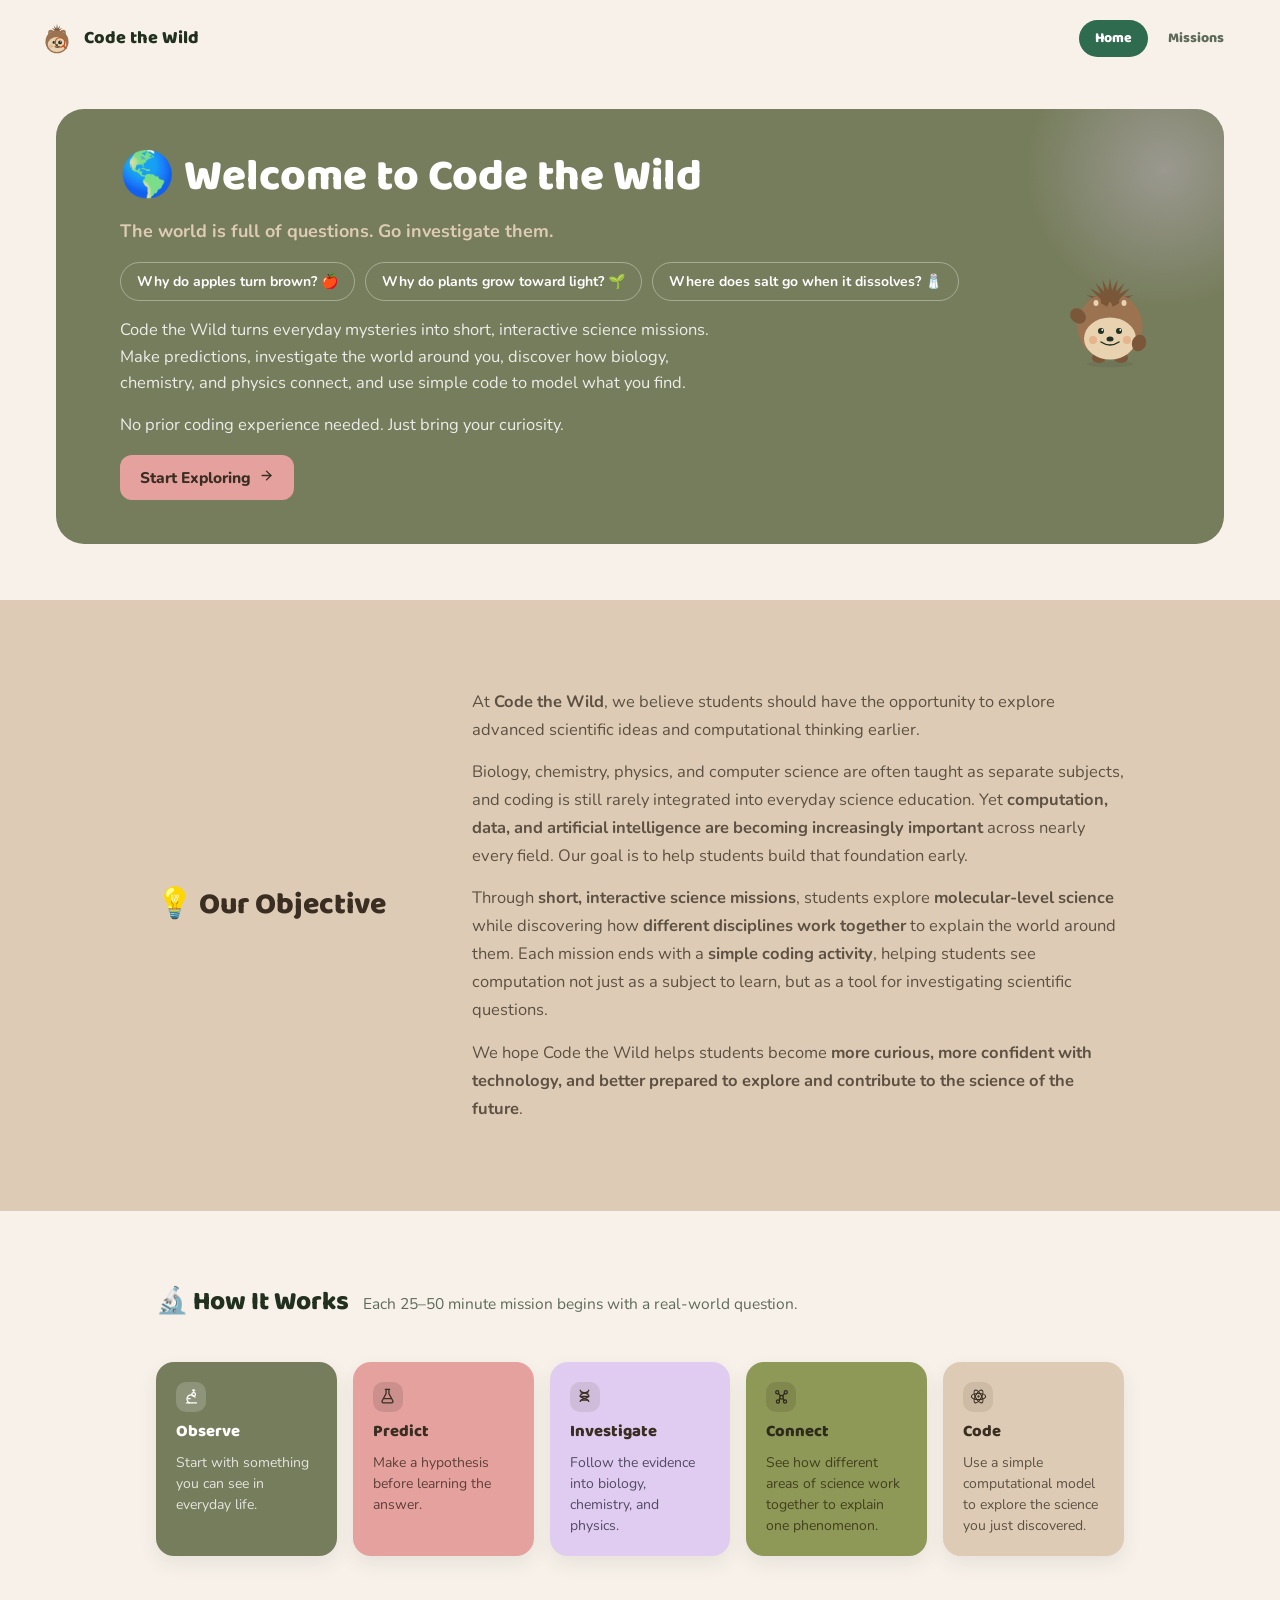
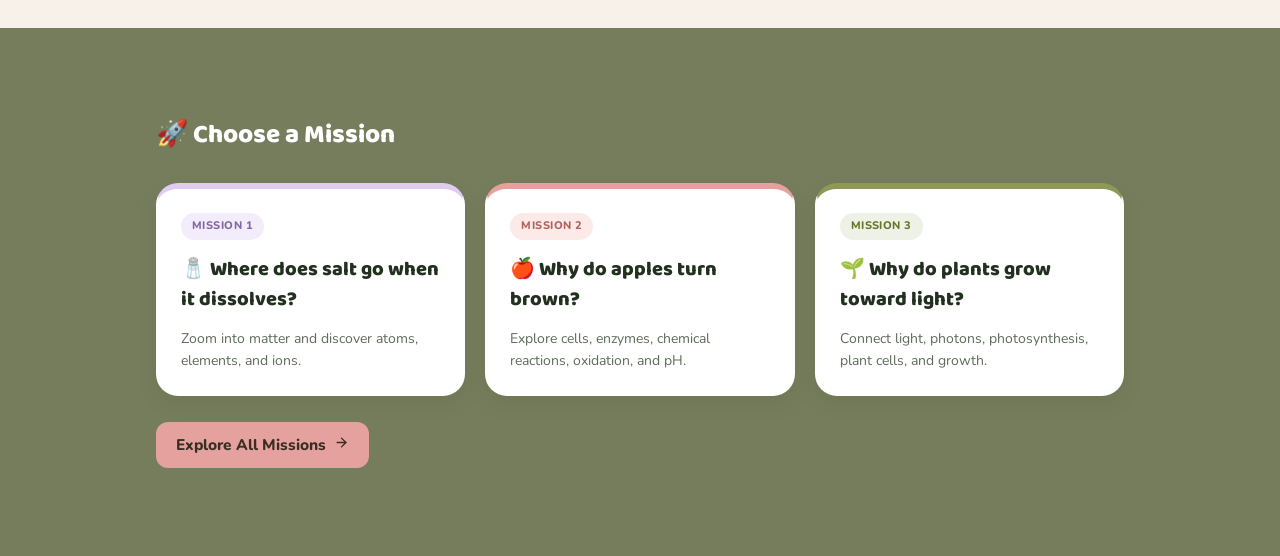
<file: index.html>
<!DOCTYPE html>
<html lang="en">
  <head>
    <meta charset="UTF-8" />
    <meta name="viewport" content="width=device-width, initial-scale=1.0" />
    <title>Code the Wild</title>
    <link rel="icon" type="image/svg+xml" href="assets/favicon.svg" />
    <link rel="stylesheet" href="style.css" />
  </head>
  <body style="background: #F7F1EA;">
    <div class="site-header">
      <a class="site-brand" href="index.html">
        <span class="site-brand-mark">
          <svg width="34" height="34" viewBox="0 0 100 100">
            <g transform="rotate(-56 50 28)"><polygon points="50,10 46,30 54,30" fill="#7A5738"/></g>
            <g transform="rotate(-28 50 28)"><polygon points="50,8 46,30 54,30" fill="#7A5738"/></g>
            <polygon points="50,6 46,30 54,30" fill="#7A5738"/>
            <g transform="rotate(28 50 28)"><polygon points="50,8 46,30 54,30" fill="#7A5738"/></g>
            <g transform="rotate(56 50 28)"><polygon points="50,10 46,30 54,30" fill="#7A5738"/></g>
            <ellipse cx="32" cy="32" rx="8" ry="9" fill="#9C7350"/>
            <ellipse cx="68" cy="32" rx="8" ry="9" fill="#9C7350"/>
            <ellipse cx="32" cy="33" rx="4" ry="4.5" fill="#E8D2B0"/>
            <ellipse cx="68" cy="33" rx="4" ry="4.5" fill="#E8D2B0"/>
            <circle cx="50" cy="58" r="34" fill="#9C7350"/>
            <ellipse cx="50" cy="66" rx="27" ry="22" fill="#E8D2B0"/>
            <circle cx="33" cy="71" r="5" fill="#E2703A" opacity="0.3"/>
            <circle cx="41" cy="60" r="4.2" fill="#22301F"/>
            <circle cx="42.5" cy="58.5" r="1.3" fill="#FFFFFF"/>
            <circle cx="59" cy="60" r="5.6" fill="#22301F"/>
            <circle cx="60.8" cy="58.2" r="1.7" fill="#FFFFFF"/>
            <circle cx="59" cy="60" r="14" fill="none" stroke="#C1552A" stroke-width="4"/>
            <line x1="68.5" y1="69.5" x2="76" y2="77" stroke="#C1552A" stroke-width="5" stroke-linecap="round"/>
            <ellipse cx="50" cy="68" rx="3.4" ry="2.4" fill="#22301F"/>
            <path d="M44,73 Q50,77 56,73" stroke="#22301F" stroke-width="2.6" fill="none" stroke-linecap="round"/>
          </svg>
        </span>
        <span class="site-brand-name">Code the Wild</span>
      </a>
      <nav class="site-tabs">
        <a class="site-tab is-active" href="index.html">Home</a>
        <a class="site-tab" href="missions.html">Missions</a>
      </nav>
    </div>

    <svg class="side-decor side-decor-left" viewBox="0 0 130 1000" preserveAspectRatio="none" xmlns="http://www.w3.org/2000/svg">
      <path d="M66,15 C102,95 28,155 62,245 C98,335 24,405 58,505 C96,605 20,675 60,765 C92,835 54,895 66,985" fill="none" stroke="#767D5C" stroke-width="2.2" stroke-linecap="round" opacity="0.55"/>
      <ellipse cx="80" cy="58" rx="6" ry="11" fill="#8E9857" opacity="0.5" transform="rotate(35 80 58)"/>
      <ellipse cx="38" cy="195" rx="5" ry="10" fill="#8E9857" opacity="0.45" transform="rotate(-25 38 195)"/>
      <ellipse cx="76" cy="455" rx="5" ry="10" fill="#8E9857" opacity="0.45" transform="rotate(20 76 455)"/>
      <ellipse cx="34" cy="705" rx="6" ry="11" fill="#8E9857" opacity="0.5" transform="rotate(-30 34 705)"/>
      <ellipse cx="70" cy="905" rx="5" ry="10" fill="#8E9857" opacity="0.4" transform="rotate(15 70 905)"/>
      <g transform="translate(62,130)">
        <circle r="26" fill="#DFCCF0" opacity="0.5"/>
        <g stroke="#4a4030" stroke-width="1.5" fill="none" stroke-linecap="round" stroke-linejoin="round" opacity="0.8" transform="scale(0.95)">
          <circle cx="0" cy="0" r="1.7" fill="#4a4030" stroke="none"/>
          <ellipse cx="0" cy="0" rx="10" ry="4.2"/>
          <ellipse cx="0" cy="0" rx="10" ry="4.2" transform="rotate(60)"/>
          <ellipse cx="0" cy="0" rx="10" ry="4.2" transform="rotate(120)"/>
        </g>
      </g>
      <g transform="translate(58,420)">
        <circle r="26" fill="#E5A19E" opacity="0.5"/>
        <g stroke="#4a4030" stroke-width="1.5" fill="none" stroke-linecap="round" stroke-linejoin="round" opacity="0.8" transform="scale(0.95)">
          <path d="M-3,-10 h6"/>
          <path d="M-2,-10 v6 l-5.5,10 a2 2 0 0 0 1.8,3 h11.4 a2 2 0 0 0 1.8,-3 L2,-4 V-10"/>
          <path d="M-5,3 h10"/>
        </g>
      </g>
      <g transform="translate(68,720)">
        <circle r="26" fill="#8E9857" opacity="0.4"/>
        <g stroke="#4a4030" stroke-width="1.5" fill="none" stroke-linecap="round" stroke-linejoin="round" opacity="0.8" transform="scale(0.95)">
          <path d="M-6,-9 c0 4 12 4 12 8 s-12 4-12 8"/>
          <path d="M6,-9 c0 4-12 4-12 8 s12 4 12 8"/>
          <path d="M-5,-5 h10"/>
          <path d="M-6,0 h12"/>
          <path d="M-5,5 h10"/>
        </g>
      </g>
    </svg>
    <svg class="side-decor side-decor-right" viewBox="0 0 130 1000" preserveAspectRatio="none" xmlns="http://www.w3.org/2000/svg">
      <path d="M66,15 C102,95 28,155 62,245 C98,335 24,405 58,505 C96,605 20,675 60,765 C92,835 54,895 66,985" fill="none" stroke="#767D5C" stroke-width="2.2" stroke-linecap="round" opacity="0.55"/>
      <ellipse cx="80" cy="58" rx="6" ry="11" fill="#8E9857" opacity="0.5" transform="rotate(35 80 58)"/>
      <ellipse cx="38" cy="195" rx="5" ry="10" fill="#8E9857" opacity="0.45" transform="rotate(-25 38 195)"/>
      <ellipse cx="76" cy="455" rx="5" ry="10" fill="#8E9857" opacity="0.45" transform="rotate(20 76 455)"/>
      <ellipse cx="34" cy="705" rx="6" ry="11" fill="#8E9857" opacity="0.5" transform="rotate(-30 34 705)"/>
      <ellipse cx="70" cy="905" rx="5" ry="10" fill="#8E9857" opacity="0.4" transform="rotate(15 70 905)"/>
      <g transform="translate(62,130)">
        <circle r="26" fill="#DFCCF0" opacity="0.5"/>
        <g stroke="#4a4030" stroke-width="1.5" fill="none" stroke-linecap="round" stroke-linejoin="round" opacity="0.8" transform="scale(0.95)">
          <circle cx="0" cy="0" r="1.7" fill="#4a4030" stroke="none"/>
          <ellipse cx="0" cy="0" rx="10" ry="4.2"/>
          <ellipse cx="0" cy="0" rx="10" ry="4.2" transform="rotate(60)"/>
          <ellipse cx="0" cy="0" rx="10" ry="4.2" transform="rotate(120)"/>
        </g>
      </g>
      <g transform="translate(58,420)">
        <circle r="26" fill="#E5A19E" opacity="0.5"/>
        <g stroke="#4a4030" stroke-width="1.5" fill="none" stroke-linecap="round" stroke-linejoin="round" opacity="0.8" transform="scale(0.95)">
          <path d="M-3,-10 h6"/>
          <path d="M-2,-10 v6 l-5.5,10 a2 2 0 0 0 1.8,3 h11.4 a2 2 0 0 0 1.8,-3 L2,-4 V-10"/>
          <path d="M-5,3 h10"/>
        </g>
      </g>
      <g transform="translate(68,720)">
        <circle r="26" fill="#8E9857" opacity="0.4"/>
        <g stroke="#4a4030" stroke-width="1.5" fill="none" stroke-linecap="round" stroke-linejoin="round" opacity="0.8" transform="scale(0.95)">
          <path d="M-6,-9 c0 4 12 4 12 8 s-12 4-12 8"/>
          <path d="M6,-9 c0 4-12 4-12 8 s12 4 12 8"/>
          <path d="M-5,-5 h10"/>
          <path d="M-6,0 h12"/>
          <path d="M-5,5 h10"/>
        </g>
      </g>
    </svg>

    <div class="hero-wrap">
      <header class="hero" style="background: #767D5C;">
        <div class="hero-glow" style="background: radial-gradient(circle, rgba(223, 204, 240, 0.35) 0%, rgba(223, 204, 240, 0) 70%);"></div>
        <div class="hero-content" style="flex-direction: row; align-items: center; flex-wrap: wrap; max-width: 1040px; gap: 28px;">
          <div style="flex: 1; min-width: 280px; display: flex; flex-direction: column; gap: 16px;">
            <h1 style="font-size: clamp(30px, 4.5vw, 44px);">&#127758; Welcome to Code the Wild</h1>
            <p class="hero-text" style="font-size: 18px; font-weight: 700; color: #DECBB5;">The world is full of questions. Go investigate them.</p>

            <div style="display: flex; gap: 10px; flex-wrap: wrap;">
              <span style="padding: 8px 16px; border-radius: 999px; border: 1.5px solid rgba(255,255,255,0.35); color: #ffffff; font-weight: 700; font-size: 14px;">Why do apples turn brown? &#127822;</span>
              <span style="padding: 8px 16px; border-radius: 999px; border: 1.5px solid rgba(255,255,255,0.35); color: #ffffff; font-weight: 700; font-size: 14px;">Why do plants grow toward light? &#127793;</span>
              <span style="padding: 8px 16px; border-radius: 999px; border: 1.5px solid rgba(255,255,255,0.35); color: #ffffff; font-weight: 700; font-size: 14px;">Where does salt go when it dissolves? &#129474;</span>
            </div>

            <p class="hero-text" style="font-size: 16.5px;">
              Code the Wild turns everyday mysteries into short, interactive science missions. Make predictions,
              investigate the world around you, discover how biology, chemistry, and physics connect, and use simple
              code to model what you find.
            </p>
            <p class="hero-text" style="font-size: 16.5px;">No prior coding experience needed. Just bring your curiosity.</p>
            <a class="btn" href="missions.html" style="align-self: flex-start; text-decoration: none; background: #E5A19E; color: #3A2E22; font-size: 15.5px;">
              Start Exploring <span class="icon">
                <svg width="15" height="15" viewBox="0 0 24 24" fill="none" stroke="currentColor" stroke-width="2.2" stroke-linecap="round" stroke-linejoin="round"><line x1="5" y1="12" x2="19" y2="12"></line><polyline points="12 5 19 12 12 19"></polyline></svg>
              </span>
            </a>
          </div>
          <div class="hedgehog-mascot" style="flex-shrink: 0; width: 100px; height: 100px; display: flex; align-items: center; justify-content: center;">
            <div data-mascot="idle" data-mascot-size="100"></div>
          </div>
        </div>
      </header>
    </div>

    <div class="home-band" style="background: #DECBB5; margin-top: 56px;">
      <div class="home-wrap" style="display: flex; gap: 56px; flex-wrap: wrap; align-items: center;">
        <h2 style="font-size: 30px; color: #3A2E22; width: 260px; flex-shrink: 0; line-height: 1.15;">&#128161; Our Objective</h2>
        <div style="flex: 1; min-width: 320px; display: flex; flex-direction: column; gap: 14px;">
          <p style="color: #5c5142; font-size: 16.5px; line-height: 1.7; margin: 0;">
            At <strong>Code the Wild</strong>, we believe students should have the opportunity to explore advanced
            scientific ideas and computational thinking earlier.
          </p>
          <p style="color: #5c5142; font-size: 16.5px; line-height: 1.7; margin: 0;">
            Biology, chemistry, physics, and computer science are often taught as separate subjects, and coding is
            still rarely integrated into everyday science education. Yet <strong>computation, data, and artificial
            intelligence are becoming increasingly important</strong> across nearly every field. Our goal is to help
            students build that foundation early.
          </p>
          <p style="color: #5c5142; font-size: 16.5px; line-height: 1.7; margin: 0;">
            Through <strong>short, interactive science missions</strong>, students explore <strong>molecular-level
            science</strong> while discovering how <strong>different disciplines work together</strong> to explain
            the world around them. Each mission ends with a <strong>simple coding activity</strong>, helping students
            see computation not just as a subject to learn, but as a tool for investigating scientific questions.
          </p>
          <p style="color: #5c5142; font-size: 16.5px; line-height: 1.7; margin: 0;">
            We hope Code the Wild helps students become <strong>more curious, more confident with technology, and
            better prepared to explore and contribute to the science of the future</strong>.
          </p>
        </div>
      </div>
    </div>

    <div class="home-wrap" style="padding-bottom: 0;">
      <section style="margin-top: 72px;">
        <div style="display: flex; align-items: baseline; gap: 14px; flex-wrap: wrap; margin-bottom: 32px;">
          <h2 style="font-size: 26px;">&#128300; How It Works</h2>
          <p style="color: var(--muted); font-size: 15.5px; margin: 0;">Each 25&ndash;50 minute mission begins with a real-world question.</p>
        </div>
        <div class="how-it-works">
          <div class="how-step" style="background: #767D5C;">
            <span class="how-step-num" style="background: rgba(255,255,255,0.18); color: #ffffff;">
              <svg width="17" height="17" viewBox="0 0 24 24" fill="none" stroke="currentColor" stroke-width="1.8" stroke-linecap="round" stroke-linejoin="round"><line x1="5" y1="21" x2="19" y2="21"/><path d="M9 21a6 6 0 1 1 8-8"/><circle cx="15" cy="9" r="2.6"/><line x1="15" y1="6.4" x2="15" y2="3"/><line x1="13.5" y1="3" x2="16.5" y2="3"/><line x1="7" y1="15" x2="10" y2="15"/></svg>
            </span>
            <h3 style="color: #ffffff; font-size: 16.5px;">Observe</h3>
            <p style="color: rgba(255,255,255,0.8); font-size: 14px;">Start with something you can see in everyday life.</p>
          </div>
          <div class="how-step" style="background: #E5A19E;">
            <span class="how-step-num" style="background: rgba(58,46,34,0.14); color: #3A2E22;">
              <svg width="17" height="17" viewBox="0 0 24 24" fill="none" stroke="currentColor" stroke-width="1.8" stroke-linecap="round" stroke-linejoin="round"><path d="M9 2h6"/><path d="M10 2v6l-5.5 10a2 2 0 0 0 1.8 3h11.4a2 2 0 0 0 1.8-3L14 8V2"/><path d="M7 15h10"/></svg>
            </span>
            <h3 style="color: #3A2E22; font-size: 16.5px;">Predict</h3>
            <p style="color: #5c4038; font-size: 14px;">Make a hypothesis before learning the answer.</p>
          </div>
          <div class="how-step" style="background: #DFCCF0;">
            <span class="how-step-num" style="background: rgba(58,46,34,0.1); color: #3A2E22;">
              <svg width="17" height="17" viewBox="0 0 24 24" fill="none" stroke="currentColor" stroke-width="1.8" stroke-linecap="round" stroke-linejoin="round"><path d="M6 3c0 4 12 4 12 8s-12 4-12 8"/><path d="M18 3c0 4-12 4-12 8s12 4 12 8"/><path d="M7 7h10"/><path d="M6 12h12"/><path d="M7 17h10"/></svg>
            </span>
            <h3 style="color: #3A2E22; font-size: 16.5px;">Investigate</h3>
            <p style="color: #544a63; font-size: 14px;">Follow the evidence into biology, chemistry, and physics.</p>
          </div>
          <div class="how-step" style="background: #8E9857;">
            <span class="how-step-num" style="background: rgba(46,42,28,0.14); color: #2E2A1C;">
              <svg width="17" height="17" viewBox="0 0 24 24" fill="none" stroke="currentColor" stroke-width="1.8" stroke-linecap="round" stroke-linejoin="round"><circle cx="6" cy="6" r="2.2"/><circle cx="18" cy="6" r="2.2"/><circle cx="12" cy="13" r="2.6"/><circle cx="7" cy="19" r="2.2"/><circle cx="17" cy="19" r="2.2"/><line x1="7.6" y1="7.8" x2="10.6" y2="11.2"/><line x1="16.4" y1="7.8" x2="13.4" y2="11.2"/><line x1="10.2" y1="14.8" x2="8.2" y2="17.4"/><line x1="13.8" y1="14.8" x2="15.8" y2="17.4"/></svg>
            </span>
            <h3 style="color: #2E2A1C; font-size: 16.5px;">Connect</h3>
            <p style="color: #43401e; font-size: 14px;">See how different areas of science work together to explain one phenomenon.</p>
          </div>
          <div class="how-step" style="background: #DECBB5;">
            <span class="how-step-num" style="background: rgba(58,46,34,0.1); color: #3A2E22;">
              <svg width="17" height="17" viewBox="0 0 24 24" fill="none" stroke="currentColor" stroke-width="1.6" stroke-linecap="round" stroke-linejoin="round"><circle cx="12" cy="12" r="1.6" fill="currentColor" stroke="none"/><ellipse cx="12" cy="12" rx="10" ry="4.2"/><ellipse cx="12" cy="12" rx="10" ry="4.2" transform="rotate(60 12 12)"/><ellipse cx="12" cy="12" rx="10" ry="4.2" transform="rotate(120 12 12)"/></svg>
            </span>
            <h3 style="color: #3A2E22; font-size: 16.5px;">Code</h3>
            <p style="color: #5c5142; font-size: 14px;">Use a simple computational model to explore the science you just discovered.</p>
          </div>
        </div>
      </section>
    </div>

    <div class="home-band" style="background: #767D5C; margin-top: 72px;">
      <div class="home-wrap">
        <h2 style="font-size: 26px; color: #ffffff; margin-bottom: 28px;">&#128640; Choose a Mission</h2>
        <div class="mission-grid">
          <a class="mission-card is-live" href="missions/mission-1/index.html" style="border-top: 6px solid #DFCCF0;">
            <span class="mission-card-tag" style="background: #f3ecfa; color: #8467a3;">Mission 1</span>
            <h3>&#129474; Where does salt go when it dissolves?</h3>
            <p>Zoom into matter and discover atoms, elements, and ions.</p>
          </a>
          <a class="mission-card is-live" href="missions/mission-2/index.html" style="border-top: 6px solid #E5A19E;">
            <span class="mission-card-tag" style="background: #fbeae7; color: #b5615c;">Mission 2</span>
            <h3>&#127822; Why do apples turn brown?</h3>
            <p>Explore cells, enzymes, chemical reactions, oxidation, and pH.</p>
          </a>
          <a class="mission-card is-live" href="missions/mission-3/index.html" style="border-top: 6px solid #8E9857;">
            <span class="mission-card-tag" style="background: #eef1e5; color: #697429;">Mission 3</span>
            <h3>&#127793; Why do plants grow toward light?</h3>
            <p>Connect light, photons, photosynthesis, plant cells, and growth.</p>
          </a>
        </div>
        <a class="btn" href="missions.html" style="margin-top: 26px; text-decoration: none; background: #E5A19E; color: #3A2E22; font-size: 15.5px;">
          Explore All Missions <span class="icon">
            <svg width="15" height="15" viewBox="0 0 24 24" fill="none" stroke="#3A2E22" stroke-width="2.2" stroke-linecap="round" stroke-linejoin="round"><line x1="5" y1="12" x2="19" y2="12"></line><polyline points="12 5 19 12 12 19"></polyline></svg>
          </span>
        </a>
      </div>
    </div>

    <script src="assets/mascot.js"></script>
  </body>
</html>
</file>
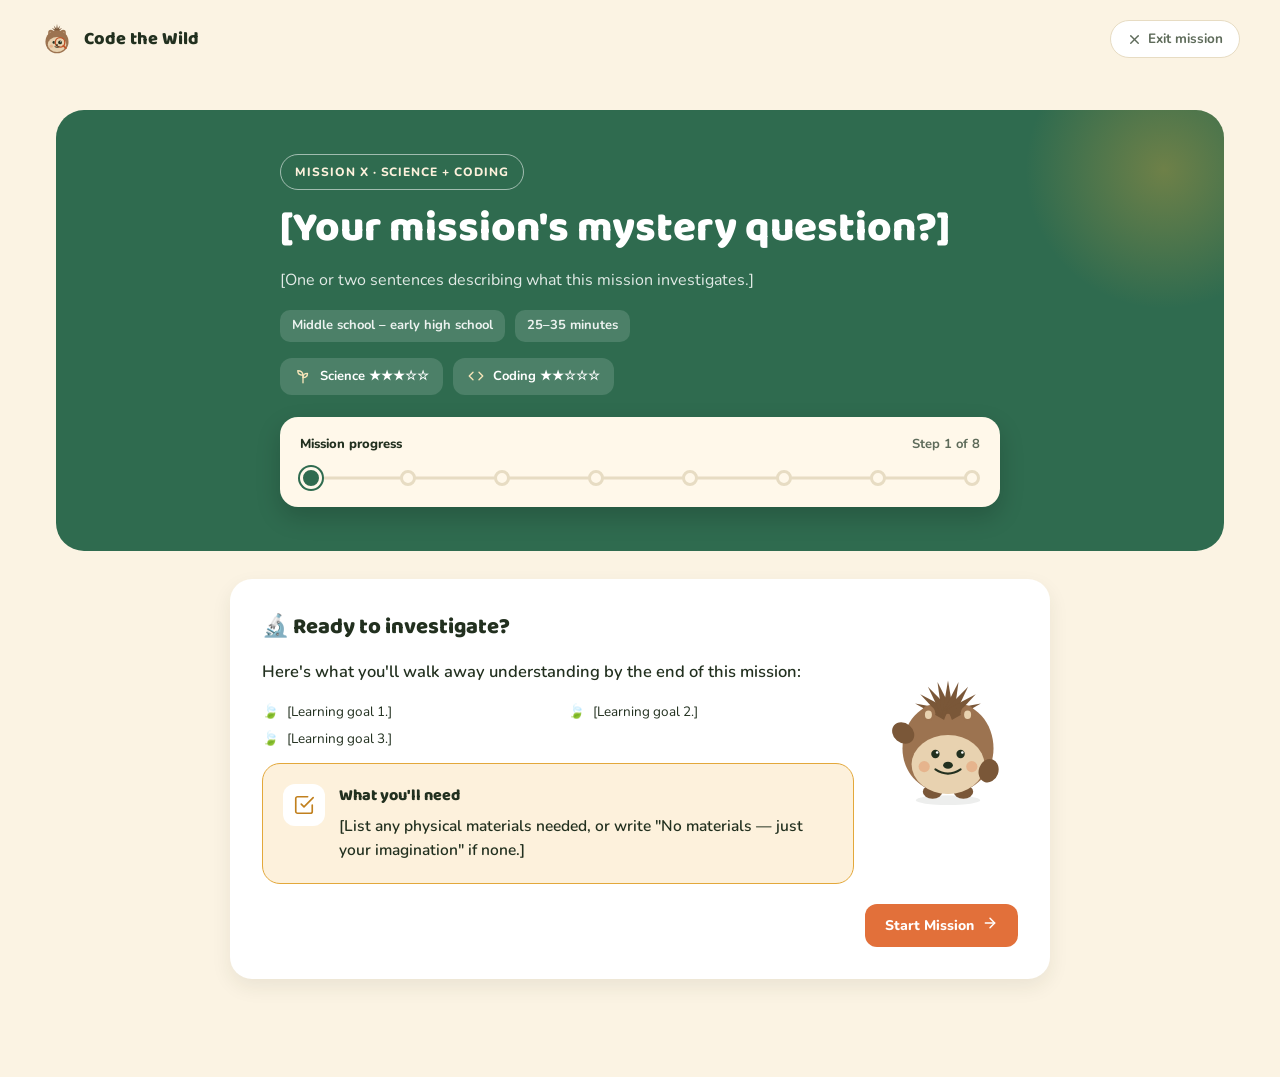
<file: missions/_template/index.html>
<!DOCTYPE html>
<html lang="en">
  <head>
    <meta charset="UTF-8" />
    <meta name="viewport" content="width=device-width, initial-scale=1.0" />
    <!-- TODO: update the title -->
    <title>Mission X | [Your Mission Title]</title>
    <link rel="icon" type="image/svg+xml" href="../../assets/favicon.svg" />
    <link rel="stylesheet" href="../../style.css" />
  </head>
  <body>
    <!--
      HOW TO USE THIS TEMPLATE
      =========================
      This is a copy of Mission 1, trimmed down to one example of each
      reusable pattern the shared engine (assets/mission-engine.js) supports.
      To build a new mission:
        1. Copy this whole "_template" folder to "missions/mission-N/".
        2. Replace every TODO / [bracketed] placeholder below with real
           content for the new mission.
        3. Duplicate whichever step patterns you need (a mission can have
           as many steps as it wants — the engine counts .step-card
           elements automatically and builds the progress bar from that).
        4. Renumber the data-step="N" attributes sequentially starting at 1.
        5. Add a new mission card to the top-level index.html pointing at
           missions/mission-N/index.html.
        6. Do not touch style.css or assets/mission-engine.js / mascot.js
           for mission-specific changes — those are shared by every
           mission. Only mission.js and this index.html are per-mission.
    -->

    <div class="site-header">
      <a class="site-brand" href="../../index.html">
        <span class="site-brand-mark">
          <svg width="34" height="34" viewBox="0 0 100 100">
            <g transform="rotate(-56 50 28)"><polygon points="50,10 46,30 54,30" fill="#7A5738"/></g>
            <g transform="rotate(-28 50 28)"><polygon points="50,8 46,30 54,30" fill="#7A5738"/></g>
            <polygon points="50,6 46,30 54,30" fill="#7A5738"/>
            <g transform="rotate(28 50 28)"><polygon points="50,8 46,30 54,30" fill="#7A5738"/></g>
            <g transform="rotate(56 50 28)"><polygon points="50,10 46,30 54,30" fill="#7A5738"/></g>
            <ellipse cx="32" cy="32" rx="8" ry="9" fill="#9C7350"/>
            <ellipse cx="68" cy="32" rx="8" ry="9" fill="#9C7350"/>
            <ellipse cx="32" cy="33" rx="4" ry="4.5" fill="#E8D2B0"/>
            <ellipse cx="68" cy="33" rx="4" ry="4.5" fill="#E8D2B0"/>
            <circle cx="50" cy="58" r="34" fill="#9C7350"/>
            <ellipse cx="50" cy="66" rx="27" ry="22" fill="#E8D2B0"/>
            <circle cx="33" cy="71" r="5" fill="#E2703A" opacity="0.3"/>
            <circle cx="41" cy="60" r="4.2" fill="#22301F"/>
            <circle cx="42.5" cy="58.5" r="1.3" fill="#FFFFFF"/>
            <circle cx="59" cy="60" r="5.6" fill="#22301F"/>
            <circle cx="60.8" cy="58.2" r="1.7" fill="#FFFFFF"/>
            <circle cx="59" cy="60" r="14" fill="none" stroke="#C1552A" stroke-width="4"/>
            <line x1="68.5" y1="69.5" x2="76" y2="77" stroke="#C1552A" stroke-width="5" stroke-linecap="round"/>
            <ellipse cx="50" cy="68" rx="3.4" ry="2.4" fill="#22301F"/>
            <path d="M44,73 Q50,77 56,73" stroke="#22301F" stroke-width="2.6" fill="none" stroke-linecap="round"/>
          </svg>
        </span>
        <span class="site-brand-name">Code the Wild</span>
      </a>
      <a class="btn-exit" href="../../missions.html">
        <svg width="15" height="15" viewBox="0 0 24 24" fill="none" stroke="currentColor" stroke-width="2.2" stroke-linecap="round" stroke-linejoin="round"><line x1="18" y1="6" x2="6" y2="18"></line><line x1="6" y1="6" x2="18" y2="18"></line></svg>
        Exit mission
      </a>
    </div>

    <div class="page-mascot" id="page-mascot">
      <div data-mascot="idle" data-mascot-size="185" id="page-mascot-figure"></div>
      <span class="page-mascot-bubble" id="page-mascot-bubble"></span>
    </div>

    <svg class="side-decor side-decor-left" viewBox="0 0 130 1000" preserveAspectRatio="none" xmlns="http://www.w3.org/2000/svg">
      <path d="M55,20 C118,150 12,280 78,410 C142,540 8,670 70,800 C110,880 30,950 55,990" fill="none" stroke="var(--muted-soft)" stroke-width="4" stroke-dasharray="1 16" stroke-linecap="round" opacity="0.8"/>
      <ellipse cx="55" cy="20" rx="11" ry="24" fill="var(--gold)" opacity="0.75" transform="rotate(-20 55 20)"/>
      <ellipse cx="55" cy="20" rx="11" ry="24" fill="var(--primary)" opacity="0.55" transform="rotate(30 55 20)"/>
      <ellipse cx="70" cy="500" rx="10" ry="20" fill="var(--primary)" opacity="0.5" transform="rotate(10 70 500)"/>
      <ellipse cx="55" cy="990" rx="11" ry="24" fill="var(--primary)" opacity="0.6" transform="rotate(-15 55 990)"/>
      <ellipse cx="55" cy="990" rx="11" ry="24" fill="var(--gold)" opacity="0.75" transform="rotate(35 55 990)"/>
    </svg>
    <svg class="side-decor side-decor-right" viewBox="0 0 130 1000" preserveAspectRatio="none" xmlns="http://www.w3.org/2000/svg">
      <path d="M55,20 C118,150 12,280 78,410 C142,540 8,670 70,800 C110,880 30,950 55,990" fill="none" stroke="var(--muted-soft)" stroke-width="4" stroke-dasharray="1 16" stroke-linecap="round" opacity="0.8"/>
      <ellipse cx="55" cy="20" rx="11" ry="24" fill="var(--gold)" opacity="0.75" transform="rotate(-20 55 20)"/>
      <ellipse cx="55" cy="20" rx="11" ry="24" fill="var(--primary)" opacity="0.55" transform="rotate(30 55 20)"/>
      <ellipse cx="70" cy="500" rx="10" ry="20" fill="var(--primary)" opacity="0.5" transform="rotate(10 70 500)"/>
      <ellipse cx="55" cy="990" rx="11" ry="24" fill="var(--primary)" opacity="0.6" transform="rotate(-15 55 990)"/>
      <ellipse cx="55" cy="990" rx="11" ry="24" fill="var(--gold)" opacity="0.75" transform="rotate(35 55 990)"/>
    </svg>

    <div class="hero-wrap">
      <header class="hero">
        <div class="hero-glow"></div>
        <div class="hero-content">
        <!-- TODO: replace hero copy -->
        <span class="eyebrow">Mission X &middot; Science + Coding</span>
        <h1>[Your mission's mystery question?]</h1>
        <p class="hero-text">
          [One or two sentences describing what this mission investigates.]
        </p>

        <div class="hero-meta">
          <span>Middle school &ndash; early high school</span>
          <span>25&ndash;35 minutes</span>
        </div>

        <div class="hero-badges">
          <!-- TODO: set the star ratings (filled vs empty star, 1-5) -->
          <span>
            <svg width="18" height="18" viewBox="0 0 24 24" fill="none" stroke="#F6E4B8" stroke-width="1.8" stroke-linecap="round" stroke-linejoin="round"><path d="M12 21V11"></path><path d="M12 11c0-4 -3-6-7-6 0 4 3 6 7 6Z"></path><path d="M12 14c0-3.5 2.5-5.5 6-5.5 0 3.5 -2.5 5.5 -6 5.5Z"></path></svg>
            Science &#9733;&#9733;&#9733;&#9734;&#9734;
          </span>
          <span>
            <svg width="18" height="18" viewBox="0 0 24 24" fill="none" stroke="#F6E4B8" stroke-width="1.8" stroke-linecap="round" stroke-linejoin="round"><polyline points="8 7 3 12 8 17"></polyline><polyline points="16 7 21 12 16 17"></polyline></svg>
            Coding &#9733;&#9733;&#9734;&#9734;&#9734;
          </span>
        </div>

        <div class="progress-card">
          <div class="progress-top">
            <span>Mission progress</span>
            <!-- Text here is just a fallback; mission-engine.js overwrites it once the page loads -->
            <span id="progress-label">Step 1 of 10</span>
          </div>
          <div class="progress-track" id="progress-track">
            <div class="progress-line"></div>
            <div class="progress-line-fill" id="progress-line-fill"></div>
          </div>
        </div>
        </div>
      </header>
    </div>

    <main class="mission-shell">

      <!-- Intro card : shown before Step 1. TODO: replace learning goals. -->
      <div class="intro-card" id="mission-intro">
        <div style="display: flex; align-items: center; gap: 24px; flex-wrap: wrap;">
          <div style="flex: 1; min-width: 260px; display: flex; flex-direction: column; gap: 14px;">
            <h2>&#128300; Ready to investigate?</h2>
            <p class="step-copy">Here's what you'll walk away understanding by the end of this mission:</p>
            <ul class="learn-list">
              <li><span>&#127811;</span> [Learning goal 1.]</li>
              <li><span>&#127811;</span> [Learning goal 2.]</li>
              <li><span>&#127811;</span> [Learning goal 3.]</li>
            </ul>
            <div class="callout callout-gold">
              <div class="callout-icon">
                <svg width="22" height="22" viewBox="0 0 24 24" fill="none" stroke="#C1801E" stroke-width="1.8" stroke-linecap="round" stroke-linejoin="round"><path d="M9 11l3 3L22 4"></path><path d="M21 12v7a2 2 0 0 1-2 2H5a2 2 0 0 1-2-2V5a2 2 0 0 1 2-2h11"></path></svg>
              </div>
              <div class="callout-body">
                <h3>What you'll need</h3>
                <p>[List any physical materials needed, or write "No materials &mdash; just your imagination" if none.]</p>
              </div>
            </div>
          </div>
          <div data-mascot="idle" data-mascot-size="140" style="flex-shrink: 0;"></div>
        </div>
        <button class="btn btn-accent" id="start-mission-btn" type="button" style="align-self: flex-end;">
          Start Mission <span class="icon">
            <svg width="16" height="16" viewBox="0 0 24 24" fill="none" stroke="#FFFFFF" stroke-width="2.2" stroke-linecap="round" stroke-linejoin="round"><line x1="5" y1="12" x2="19" y2="12"></line><polyline points="12 5 19 12 12 19"></polyline></svg>
          </span>
        </button>
      </div>

      <!-- ============================================================
           STEP 1 : PATTERN = prediction with no correct answer
           Use data-mode="ack" when you just want the student to commit
           to a guess and move on, with a fixed acknowledgment message
           (no right/wrong styling, no mascot reaction).
      ============================================================= -->
      <section class="step-card" data-step="1">
        <div class="step-header">
          <span class="step-number">Step 1</span>
          <h2>&#127793; [Hook: a strange observation or question]</h2>
        </div>
        <p class="step-copy">
          [Set up the mystery in 2-3 sentences. Give the student something concrete to picture.]
        </p>

        <div class="question-block">
          <p class="step-copy"><strong>[Prediction question?]</strong></p>
          <div class="choice-grid" data-mode="ack" data-message="[Message shown after any choice is submitted — no correct/incorrect styling.]">
            <button class="choice-btn" type="button">[Option A]</button>
            <button class="choice-btn" type="button">[Option B]</button>
            <button class="choice-btn" type="button">[Option C]</button>
          </div>
          <button class="check-btn" type="button">Submit</button>
          <div class="feedback-box">Pick a choice and submit.</div>
        </div>

        <button class="next-btn btn btn-accent" type="button">Next <span class="icon">
          <svg width="16" height="16" viewBox="0 0 24 24" fill="none" stroke="#FFFFFF" stroke-width="2.2" stroke-linecap="round" stroke-linejoin="round"><line x1="5" y1="12" x2="19" y2="12"></line><polyline points="12 5 19 12 12 19"></polyline></svg>
        </span></button>
      </section>

      <!-- ============================================================
           STEP 2 : PATTERN = graded question + concept diagram
           Use data-mode="reveal" with data-correct="true"/"false" on each
           button when there IS a right answer. It shows check/x icons,
           colors the choices, and triggers the mascot celebrate/sad
           reaction. .concept-visual holds any explanatory SVG diagram —
           replace the placeholder shapes with a real diagram, or delete
           the whole block if this step doesn't need one.
      ============================================================= -->
      <section class="step-card" data-step="2">
        <div class="step-header">
          <span class="step-number">Step 2</span>
          <h2>[Section title]</h2>
        </div>
        <p class="step-copy">[A short explanation that sets up the diagram below.]</p>

        <div class="concept-visual">
          <svg viewBox="0 0 400 140" xmlns="http://www.w3.org/2000/svg">
            <!-- TODO: replace with a real diagram. This placeholder just shows
                 the box/label/arrow pattern used elsewhere in the site. -->
            <rect x="30" y="45" width="90" height="50" rx="8" fill="var(--primary-soft)" stroke="var(--primary)" stroke-width="2"/>
            <text x="75" y="75" text-anchor="middle" font-size="13" font-weight="800" fill="var(--text)" font-family="'Baloo 2', sans-serif">A</text>
            <path d="M130,70 h60" stroke="var(--muted-soft)" stroke-width="2.5"/>
            <polygon points="190,63 204,70 190,77" fill="var(--muted-soft)"/>
            <rect x="210" y="45" width="90" height="50" rx="8" fill="var(--accent)" opacity="0.85"/>
            <text x="255" y="75" text-anchor="middle" font-size="13" font-weight="800" fill="#ffffff" font-family="'Baloo 2', sans-serif">B</text>
          </svg>
          <p class="concept-visual-caption">[One sentence explaining what the diagram shows.]</p>
        </div>

        <div class="question-block">
          <p class="step-copy"><strong>[Quick-check question with one right answer?]</strong></p>
          <div class="choice-grid" data-mode="reveal" data-explain="[Sentence shown after submitting, added to 'Correct!' or 'Not quite'.]">
            <button class="choice-btn" type="button" data-correct="true">[Correct option]<span class="result-icon icon-check"><svg width="18" height="18" viewBox="0 0 24 24" fill="none" stroke="currentColor" stroke-width="2.4" stroke-linecap="round" stroke-linejoin="round"><polyline points="20 6 9 17 4 12"></polyline></svg></span><span class="result-icon icon-x"><svg width="18" height="18" viewBox="0 0 24 24" fill="none" stroke="currentColor" stroke-width="2.4" stroke-linecap="round" stroke-linejoin="round"><line x1="18" y1="6" x2="6" y2="18"></line><line x1="6" y1="6" x2="18" y2="18"></line></svg></span></button>
            <button class="choice-btn" type="button" data-correct="false">[Wrong option]<span class="result-icon icon-check"><svg width="18" height="18" viewBox="0 0 24 24" fill="none" stroke="currentColor" stroke-width="2.4" stroke-linecap="round" stroke-linejoin="round"><polyline points="20 6 9 17 4 12"></polyline></svg></span><span class="result-icon icon-x"><svg width="18" height="18" viewBox="0 0 24 24" fill="none" stroke="currentColor" stroke-width="2.4" stroke-linecap="round" stroke-linejoin="round"><line x1="18" y1="6" x2="6" y2="18"></line><line x1="6" y1="6" x2="18" y2="18"></line></svg></span></button>
          </div>
          <button class="check-btn" type="button">Submit</button>
          <div class="feedback-box">Pick a choice and submit.</div>
        </div>

        <button class="next-btn btn btn-accent" type="button">Next <span class="icon">
          <svg width="16" height="16" viewBox="0 0 24 24" fill="none" stroke="#FFFFFF" stroke-width="2.2" stroke-linecap="round" stroke-linejoin="round"><line x1="5" y1="12" x2="19" y2="12"></line><polyline points="12 5 19 12 12 19"></polyline></svg>
        </span></button>
      </section>

      <!-- ============================================================
           STEP 3 : PATTERN = hands-on observation + notebook + callout
           .mini-card groups one observation prompt with its own ack-mode
           choice-grid. .notebook-textarea is a free-response box. The
           callout at the end is a tip/aside (use callout-primary,
           callout-tip, or callout-gold for different accent colors).
      ============================================================= -->
      <section class="step-card" data-step="3">
        <div class="step-header">
          <span class="step-number">Step 3</span>
          <h2>
            <svg width="20" height="20" viewBox="0 0 24 24" fill="none" stroke="currentColor" stroke-width="1.8" stroke-linecap="round" stroke-linejoin="round" style="vertical-align: -3px; margin-right: 4px;"><circle cx="10.5" cy="10.5" r="6"></circle><path d="m20.5 20.5-4.6-4.6"></path></svg>
            [Become a ___ scientist]
          </h2>
        </div>
        <p class="step-copy">
          [Instructions for a hands-on observation the student can do right now — find an object, watch something happen,
          look something up, etc.]
        </p>

        <div class="mini-card">
          <h3>Observation 1 &middot; [what to look at]</h3>
          <p>[Observation prompt?]</p>
          <div class="question-block">
            <div class="choice-grid compact" data-mode="ack" data-message="[Acknowledgment message.]">
              <button class="choice-btn" type="button">[Option A]</button>
              <button class="choice-btn" type="button">[Option B]</button>
              <button class="choice-btn" type="button">[Option C]</button>
            </div>
            <button class="check-btn" type="button">Submit</button>
            <div class="feedback-box">Pick a choice and submit.</div>
          </div>
          <label class="notebook-label" for="notebook-1">&#128300; Scientist's Notebook &mdash; [what to describe]</label>
          <textarea id="notebook-1" class="notebook-textarea" placeholder="[Example of the kind of answer you're looking for.]"></textarea>
        </div>

        <div class="callout callout-tip">
          <div class="callout-icon" data-mascot="curious" data-mascot-size="42" style="width: 48px; height: 54px; overflow: visible;"></div>
          <div class="callout-body">
            <h3>[Callout title]</h3>
            <p>[A tip, aside, or piece of context that supports the observation above.]</p>
          </div>
        </div>

        <button class="next-btn btn btn-accent" type="button">Next <span class="icon">
          <svg width="16" height="16" viewBox="0 0 24 24" fill="none" stroke="#FFFFFF" stroke-width="2.2" stroke-linecap="round" stroke-linejoin="round"><line x1="5" y1="12" x2="19" y2="12"></line><polyline points="12 5 19 12 12 19"></polyline></svg>
        </span></button>
      </section>

      <!-- ============================================================
           STEP 4 : PATTERN = tap-to-order sequence builder
           .sequence-builder's data-answer is a JSON array (as a string)
           of the labels in their correct order. The engine shuffles them
           into .sequence-pool as tappable chips; tapping moves a chip
           into the next empty .sequence-slots slot (tap again to send it
           back to the pool). After 5 failed Submits, a "Reveal answer"
           button appears automatically.
      ============================================================= -->
      <section class="step-card" data-step="4">
        <div class="step-header">
          <span class="step-number">Step 4</span>
          <h2>[Section title]</h2>
        </div>
        <p class="step-copy">[Set up why putting these items in order matters.]</p>

        <div class="sequence-block">
          <p class="step-copy"><strong>Challenge</strong> &mdash; put these in the correct order.</p>
          <div class="sequence-builder" data-answer='["First","Second","Third","Fourth"]'>
            <div class="sequence-pool"></div>
            <div class="sequence-slots"></div>
          </div>
          <button class="check-btn" type="button">Submit order</button>
          <div class="feedback-box">Tap the cards to build the sequence, then submit.</div>
        </div>

        <button class="next-btn btn btn-accent" type="button">Next <span class="icon">
          <svg width="16" height="16" viewBox="0 0 24 24" fill="none" stroke="#FFFFFF" stroke-width="2.2" stroke-linecap="round" stroke-linejoin="round"><line x1="5" y1="12" x2="19" y2="12"></line><polyline points="12 5 19 12 12 19"></polyline></svg>
        </span></button>
      </section>

      <!-- ============================================================
           STEP 5 : PATTERN = static (read-only) code explainer
           Use <pre class="code-static" data-code-static> for code the
           student reads but doesn't run yet — mission-engine.js
           syntax-highlights it automatically. Good for introducing one
           coding concept at a time before the live console in Step 6.
      ============================================================= -->
      <section class="step-card" data-step="5">
        <div class="step-header">
          <span class="step-number">Step 5</span>
          <h2>&#128260; [A coding concept, e.g. "What is a variable?"]</h2>
        </div>
        <p class="step-copy">[Plain-language explanation of the concept, no jargon.]</p>
        <div class="code-console">
          <div class="code-toolbar">
            <div class="code-toolbar-left"><span>Python</span><span class="lang-pill">Python</span></div>
          </div>
          <pre class="code-static" data-code-static>count = 0</pre>
        </div>
        <p class="step-copy">[Explain what that line means in plain language.]</p>

        <button class="next-btn btn btn-accent" type="button">Next <span class="icon">
          <svg width="16" height="16" viewBox="0 0 24 24" fill="none" stroke="#FFFFFF" stroke-width="2.2" stroke-linecap="round" stroke-linejoin="round"><line x1="5" y1="12" x2="19" y2="12"></line><polyline points="12 5 19 12 12 19"></polyline></svg>
        </span></button>
      </section>

      <!-- ============================================================
           STEP 6 : PATTERN = live, runnable code console
           #mission-code / #run-code-btn / #code-output / #line-numbers /
           #code-highlight are fixed ids the engine wires up automatically
           — keep them exactly as-is, there is only ever one live console
           per mission page. The interpreter (runSimplePythonCode in
           mission-engine.js) supports: variable assignment, var = var +/- N,
           ONE top-level "for x in range(N):" loop, and print() with
           comma-separated string/variable args. Keep example code inside
           that subset so it actually runs correctly.
      ============================================================= -->
      <section class="step-card" data-step="6">
        <div class="step-header">
          <span class="step-number">Step 6</span>
          <h2>&#127919; Run the model</h2>
        </div>
        <p class="step-copy">Before you run it, what number do you predict?</p>
        <div style="display: flex; gap: 16px; flex-wrap: wrap;">
          <label style="flex: 1; min-width: 150px; display: flex; flex-direction: column; gap: 6px;">
            <span class="notebook-label">Your guess</span>
            <input type="text" class="notebook-textarea" style="min-height: auto; padding: 10px 12px;" placeholder="?">
          </label>
        </div>

        <div class="code-console">
          <div class="code-toolbar">
            <div class="code-toolbar-left">
              <span>Python console</span>
              <span class="lang-pill">Python</span>
            </div>
            <button id="run-code-btn" class="console-btn" type="button">
              <svg width="12" height="12" viewBox="0 0 24 24" fill="#1B2A20" stroke="none"><polygon points="6 4 20 12 6 20"></polygon></svg>
              Run
            </button>
          </div>
          <div class="code-editor-shell">
            <div class="line-numbers" id="line-numbers"></div>
            <div class="code-editor-wrapper">
              <textarea id="mission-code" spellcheck="false">count = 0

for step in range(5):
    count = count + 1

print("Count:", count)</textarea>
              <pre id="code-highlight" class="code-highlight" aria-hidden="true"></pre>
            </div>
          </div>
          <pre id="code-output" class="code-output">Output will appear here.</pre>
        </div>

        <div class="callout callout-tip">
          <div class="callout-icon" data-mascot="curious" data-mascot-size="42" style="width: 48px; height: 54px; overflow: visible;"></div>
          <div class="callout-body">
            <h3>Think about it</h3>
            <p>[Explain what the output means once the student runs it.]</p>
          </div>
        </div>

        <!-- OPTIONAL PATTERN = "now you try" challenge box
             Put this at the end of whichever step holds the live console
             above, so the student edits the SAME #mission-code textarea.
             #challenge-title / #challenge-prompt / #challenge-hint /
             #challenge-counter / #check-challenge / #hint-btn /
             #reveal-challenge-btn / #challenge-feedback are fixed ids the
             engine wires up automatically — keep them exactly as-is, there
             is only ever one challenge flow per mission page. Define the
             matching { title, prompt, hint, solution, validate(code),
             successMessage } entry in mission.js's window.MISSION_CHALLENGES
             array (currently empty in this template). validate(code)
             should be a small regex check for the one edit you're asking
             for — don't try to fully re-run the student's code. -->
        <div class="challenge-box">
          <div class="challenge-head">
            <h3 id="challenge-title">Now you try</h3>
            <span id="challenge-counter">Try 0 of 5</span>
          </div>
          <p id="challenge-prompt">[One simple edit — e.g. "Change count = 0 to count = 10. Then press Check answer."]</p>
          <p id="challenge-hint" class="challenge-hint is-hidden">[A more specific hint, shown if the student taps Hint.]</p>
          <div class="challenge-actions">
            <button id="check-challenge" class="check-btn" type="button">Check answer</button>
            <button id="hint-btn" class="hint-btn" type="button">Hint</button>
          </div>
          <button id="reveal-challenge-btn" class="reveal-btn is-hidden" type="button">Show me the answer</button>
          <div id="challenge-feedback" class="challenge-feedback">Edit the code above and press Check answer.</div>
        </div>

        <button class="next-btn btn btn-accent" type="button">Next <span class="icon">
          <svg width="16" height="16" viewBox="0 0 24 24" fill="none" stroke="#FFFFFF" stroke-width="2.2" stroke-linecap="round" stroke-linejoin="round"><line x1="5" y1="12" x2="19" y2="12"></line><polyline points="12 5 19 12 12 19"></polyline></svg>
        </span></button>
      </section>

      <!-- ============================================================
           STEP 7 : PATTERN = final checkpoint (free response + reveal)
           <details><summary> is a native, no-JS "click to reveal" —
           used here so the student writes their own answer before
           peeking at a model answer.
      ============================================================= -->
      <section class="step-card" data-step="7">
        <div class="step-header">
          <span class="step-number">Step 7</span>
          <h2>&#129504; Can you explain the mystery?</h2>
        </div>
        <p class="step-copy"><strong>Complete the sentence:</strong> [Prompt tying back to the mission's opening mystery]...</p>
        <textarea class="notebook-textarea" style="min-height: 100px;" placeholder="Write your explanation here."></textarea>

        <details class="callout callout-primary">
          <summary>Reveal a possible answer</summary>
          <p>[A model answer summarizing the mission's key idea.]</p>
        </details>

        <button class="next-btn btn btn-accent" type="button">Next <span class="icon">
          <svg width="16" height="16" viewBox="0 0 24 24" fill="none" stroke="#FFFFFF" stroke-width="2.2" stroke-linecap="round" stroke-linejoin="round"><line x1="5" y1="12" x2="19" y2="12"></line><polyline points="12 5 19 12 12 19"></polyline></svg>
        </span></button>
      </section>

      <!-- ============================================================
           STEP 8 : PATTERN = teaser for the next mission
           The final step has no Next button — swap it for a link back
           to the landing page (or to the next mission once it's live).
      ============================================================= -->
      <section class="step-card" data-step="8">
        <div class="step-header">
          <span class="step-number">Step 8</span>
          <h2>&#127775; Next mystery</h2>
        </div>
        <div class="callout callout-gold">
          <div class="callout-icon">
            <svg width="22" height="22" viewBox="0 0 24 24" fill="none" stroke="#C1801E" stroke-width="1.8" stroke-linecap="round" stroke-linejoin="round"><path d="M12 21V11"></path><path d="M12 11c0-4 -3-6-7-6 0 4 3 6 7 6Z"></path><path d="M12 14c0-3.5 2.5-5.5 6-5.5 0 3.5 -2.5 5.5 -6 5.5Z"></path></svg>
          </div>
          <div class="callout-body">
            <h3>[Recap sentence of what this mission answered.]</h3>
            <p>[Tease the question the next mission will investigate.]</p>
          </div>
        </div>

        <a class="btn btn-accent" href="../mission-N+1/index.html" style="align-self: flex-end;">
          [Mission N+1 &middot; Next mission title]
          <svg width="16" height="16" viewBox="0 0 24 24" fill="none" stroke="#FFFFFF" stroke-width="2.2" stroke-linecap="round" stroke-linejoin="round"><line x1="5" y1="12" x2="19" y2="12"></line><polyline points="12 5 19 12 12 19"></polyline></svg>
        </a>
      </section>

    </main>

    <script src="mission.js"></script>
    <script src="../../assets/mascot.js"></script>
    <script src="../../assets/mission-engine.js"></script>
  </body>
</html>
</file>
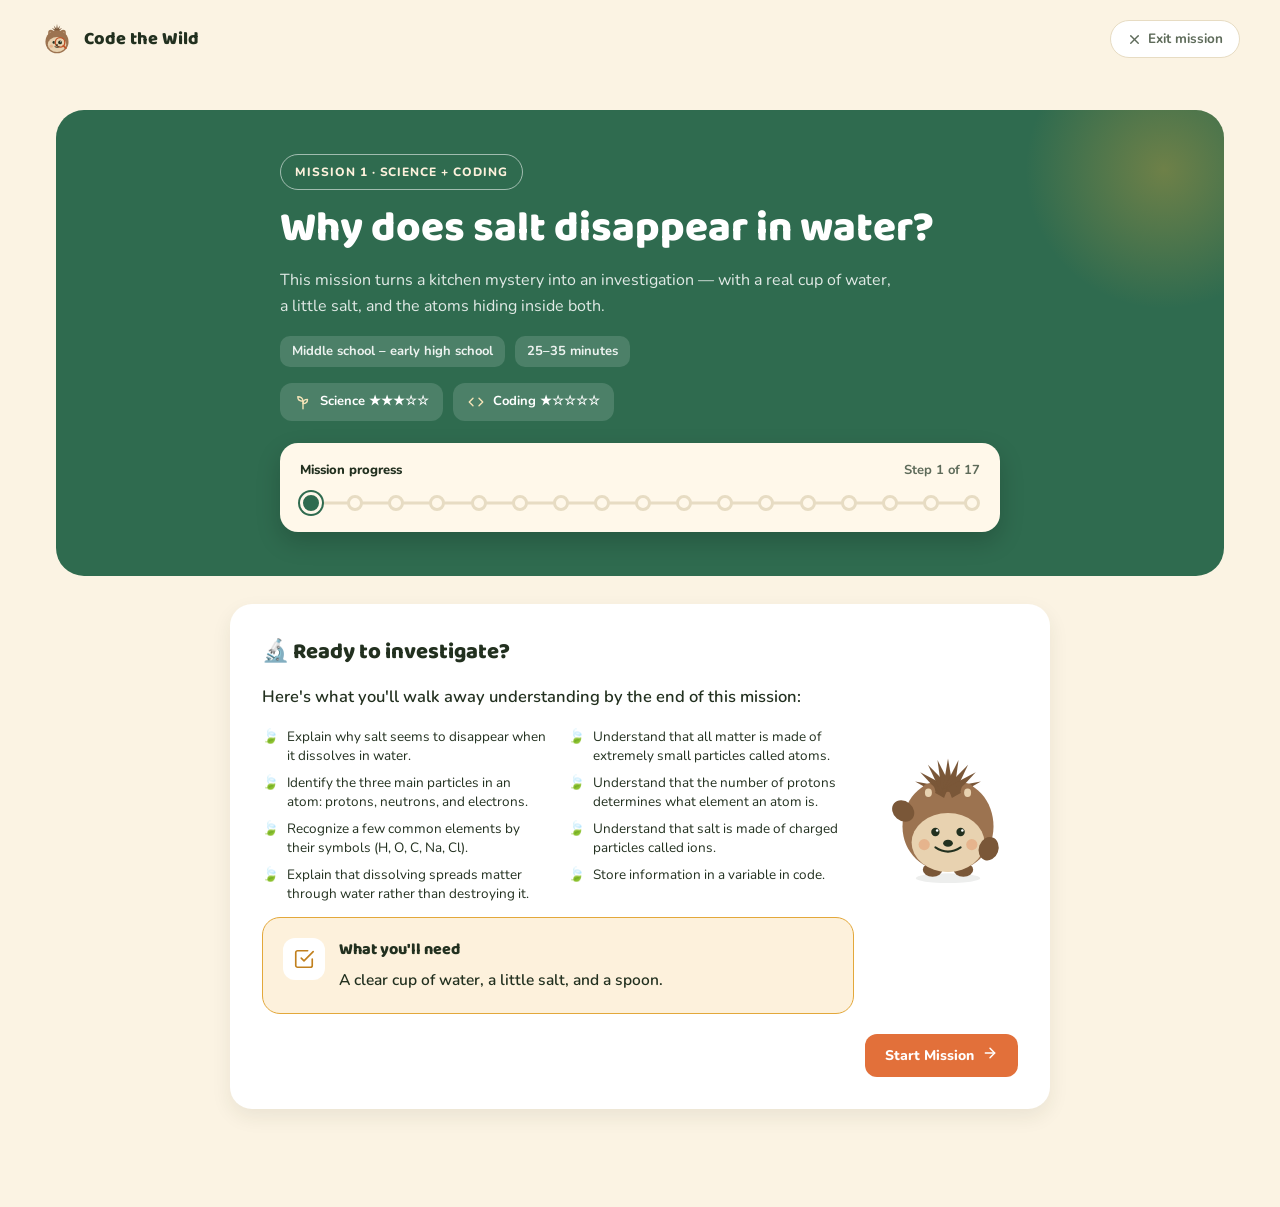
<file: missions/mission-1/index.html>
<!DOCTYPE html>
<html lang="en">
  <head>
    <meta charset="UTF-8" />
    <meta name="viewport" content="width=device-width, initial-scale=1.0" />
    <title>Mission 1 | Why Does Salt Disappear in Water?</title>
    <link rel="icon" type="image/svg+xml" href="../../assets/favicon.svg" />
    <link rel="stylesheet" href="../../style.css" />
    <link rel="stylesheet" href="../../assets/animations.css" /> <!-- animations: delete this line + the script below to turn off -->
  </head>
  <body>
    <div class="site-header">
      <a class="site-brand" href="../../index.html">
        <span class="site-brand-mark">
          <svg width="34" height="34" viewBox="0 0 100 100">
            <g transform="rotate(-56 50 28)"><polygon points="50,10 46,30 54,30" fill="#7A5738"/></g>
            <g transform="rotate(-28 50 28)"><polygon points="50,8 46,30 54,30" fill="#7A5738"/></g>
            <polygon points="50,6 46,30 54,30" fill="#7A5738"/>
            <g transform="rotate(28 50 28)"><polygon points="50,8 46,30 54,30" fill="#7A5738"/></g>
            <g transform="rotate(56 50 28)"><polygon points="50,10 46,30 54,30" fill="#7A5738"/></g>
            <ellipse cx="32" cy="32" rx="8" ry="9" fill="#9C7350"/>
            <ellipse cx="68" cy="32" rx="8" ry="9" fill="#9C7350"/>
            <ellipse cx="32" cy="33" rx="4" ry="4.5" fill="#E8D2B0"/>
            <ellipse cx="68" cy="33" rx="4" ry="4.5" fill="#E8D2B0"/>
            <circle cx="50" cy="58" r="34" fill="#9C7350"/>
            <ellipse cx="50" cy="66" rx="27" ry="22" fill="#E8D2B0"/>
            <circle cx="33" cy="71" r="5" fill="#E2703A" opacity="0.3"/>
            <circle cx="41" cy="60" r="4.2" fill="#22301F"/>
            <circle cx="42.5" cy="58.5" r="1.3" fill="#FFFFFF"/>
            <circle cx="59" cy="60" r="5.6" fill="#22301F"/>
            <circle cx="60.8" cy="58.2" r="1.7" fill="#FFFFFF"/>
            <circle cx="59" cy="60" r="14" fill="none" stroke="#C1552A" stroke-width="4"/>
            <line x1="68.5" y1="69.5" x2="76" y2="77" stroke="#C1552A" stroke-width="5" stroke-linecap="round"/>
            <ellipse cx="50" cy="68" rx="3.4" ry="2.4" fill="#22301F"/>
            <path d="M44,73 Q50,77 56,73" stroke="#22301F" stroke-width="2.6" fill="none" stroke-linecap="round"/>
          </svg>
        </span>
        <span class="site-brand-name">Code the Wild</span>
      </a>
      <a class="btn-exit" href="../../missions.html">
        <svg width="15" height="15" viewBox="0 0 24 24" fill="none" stroke="currentColor" stroke-width="2.2" stroke-linecap="round" stroke-linejoin="round"><line x1="18" y1="6" x2="6" y2="18"></line><line x1="6" y1="6" x2="18" y2="18"></line></svg>
        Exit mission
      </a>
    </div>

    <div class="page-mascot" id="page-mascot">
      <div data-mascot="idle" data-mascot-size="185" id="page-mascot-figure"></div>
      <span class="page-mascot-bubble" id="page-mascot-bubble"></span>
    </div>

    <svg class="side-decor side-decor-left" viewBox="0 0 130 1000" preserveAspectRatio="none" xmlns="http://www.w3.org/2000/svg">
      <path d="M55,20 C118,150 12,280 78,410 C142,540 8,670 70,800 C110,880 30,950 55,990" fill="none" stroke="var(--muted-soft)" stroke-width="4" stroke-dasharray="1 16" stroke-linecap="round" opacity="0.8"/>
      <ellipse cx="55" cy="20" rx="11" ry="24" fill="var(--gold)" opacity="0.75" transform="rotate(-20 55 20)"/>
      <ellipse cx="55" cy="20" rx="11" ry="24" fill="var(--primary)" opacity="0.55" transform="rotate(30 55 20)"/>
      <ellipse cx="70" cy="500" rx="10" ry="20" fill="var(--primary)" opacity="0.5" transform="rotate(10 70 500)"/>
      <ellipse cx="55" cy="990" rx="11" ry="24" fill="var(--primary)" opacity="0.6" transform="rotate(-15 55 990)"/>
      <ellipse cx="55" cy="990" rx="11" ry="24" fill="var(--gold)" opacity="0.75" transform="rotate(35 55 990)"/>
    </svg>
    <svg class="side-decor side-decor-right" viewBox="0 0 130 1000" preserveAspectRatio="none" xmlns="http://www.w3.org/2000/svg">
      <path d="M55,20 C118,150 12,280 78,410 C142,540 8,670 70,800 C110,880 30,950 55,990" fill="none" stroke="var(--muted-soft)" stroke-width="4" stroke-dasharray="1 16" stroke-linecap="round" opacity="0.8"/>
      <ellipse cx="55" cy="20" rx="11" ry="24" fill="var(--gold)" opacity="0.75" transform="rotate(-20 55 20)"/>
      <ellipse cx="55" cy="20" rx="11" ry="24" fill="var(--primary)" opacity="0.55" transform="rotate(30 55 20)"/>
      <ellipse cx="70" cy="500" rx="10" ry="20" fill="var(--primary)" opacity="0.5" transform="rotate(10 70 500)"/>
      <ellipse cx="55" cy="990" rx="11" ry="24" fill="var(--primary)" opacity="0.6" transform="rotate(-15 55 990)"/>
      <ellipse cx="55" cy="990" rx="11" ry="24" fill="var(--gold)" opacity="0.75" transform="rotate(35 55 990)"/>
    </svg>

    <div class="hero-wrap">
      <header class="hero">
        <div class="hero-glow"></div>
        <div class="hero-content">
        <span class="eyebrow">Mission 1 &middot; Science + Coding</span>
        <h1>Why does salt disappear in water?</h1>
        <p class="hero-text">
          This mission turns a kitchen mystery into an investigation &mdash; with a real cup of water, a little salt, and
          the atoms hiding inside both.
        </p>

        <div class="hero-meta">
          <span>Middle school &ndash; early high school</span>
          <span>25&ndash;35 minutes</span>
        </div>

        <div class="hero-badges">
          <span>
            <svg width="18" height="18" viewBox="0 0 24 24" fill="none" stroke="#F6E4B8" stroke-width="1.8" stroke-linecap="round" stroke-linejoin="round"><path d="M12 21V11"></path><path d="M12 11c0-4 -3-6-7-6 0 4 3 6 7 6Z"></path><path d="M12 14c0-3.5 2.5-5.5 6-5.5 0 3.5 -2.5 5.5 -6 5.5Z"></path></svg>
            Science &#9733;&#9733;&#9733;&#9734;&#9734;
          </span>
          <span>
            <svg width="18" height="18" viewBox="0 0 24 24" fill="none" stroke="#F6E4B8" stroke-width="1.8" stroke-linecap="round" stroke-linejoin="round"><polyline points="8 7 3 12 8 17"></polyline><polyline points="16 7 21 12 16 17"></polyline></svg>
            Coding &#9733;&#9734;&#9734;&#9734;&#9734;
          </span>
        </div>

        <div class="progress-card">
          <div class="progress-top">
            <span>Mission progress</span>
            <span id="progress-label">Step 1 of 17</span>
          </div>
          <div class="progress-track" id="progress-track">
            <div class="progress-line"></div>
            <div class="progress-line-fill" id="progress-line-fill"></div>
          </div>
        </div>
        </div>
      </header>
    </div>

    <main class="mission-shell">

      <!-- Intro : mission overview, shown before Step 1 -->
      <div class="intro-card" id="mission-intro">
        <div style="display: flex; align-items: center; gap: 24px; flex-wrap: wrap;">
          <div style="flex: 1; min-width: 260px; display: flex; flex-direction: column; gap: 14px;">
            <h2>&#128300; Ready to investigate?</h2>
            <p class="step-copy">Here's what you'll walk away understanding by the end of this mission:</p>
            <ul class="learn-list">
              <li><span>&#127811;</span> Explain why salt seems to disappear when it dissolves in water.</li>
              <li><span>&#127811;</span> Understand that all matter is made of extremely small particles called atoms.</li>
              <li><span>&#127811;</span> Identify the three main particles in an atom: protons, neutrons, and electrons.</li>
              <li><span>&#127811;</span> Understand that the number of protons determines what element an atom is.</li>
              <li><span>&#127811;</span> Recognize a few common elements by their symbols (H, O, C, Na, Cl).</li>
              <li><span>&#127811;</span> Understand that salt is made of charged particles called ions.</li>
              <li><span>&#127811;</span> Explain that dissolving spreads matter through water rather than destroying it.</li>
              <li><span>&#127811;</span> Store information in a variable in code.</li>
            </ul>
            <div class="callout callout-gold">
              <div class="callout-icon">
                <svg width="22" height="22" viewBox="0 0 24 24" fill="none" stroke="#C1801E" stroke-width="1.8" stroke-linecap="round" stroke-linejoin="round"><path d="M9 11l3 3L22 4"></path><path d="M21 12v7a2 2 0 0 1-2 2H5a2 2 0 0 1-2-2V5a2 2 0 0 1 2-2h11"></path></svg>
              </div>
              <div class="callout-body">
                <h3>What you'll need</h3>
                <p>A clear cup of water, a little salt, and a spoon.</p>
              </div>
            </div>
          </div>
          <div data-mascot="idle" data-mascot-size="140" style="flex-shrink: 0;"></div>
        </div>
        <button class="btn btn-accent" id="start-mission-btn" type="button" style="align-self: flex-end;">
          Start Mission <span class="icon">
            <svg width="16" height="16" viewBox="0 0 24 24" fill="none" stroke="#FFFFFF" stroke-width="2.2" stroke-linecap="round" stroke-linejoin="round"><line x1="5" y1="12" x2="19" y2="12"></line><polyline points="12 5 19 12 12 19"></polyline></svg>
          </span>
        </button>
      </div>

      <!-- Step 1 : WONDER -->
      <section class="step-card" data-step="1">
        <div class="step-header">
          <span class="step-number">Step 1</span>
          <h2>&#129474; Where did the salt go?</h2>
        </div>
        <p class="step-copy">Imagine you have a glass of water. You add a spoonful of salt.</p>
        <p class="step-copy">At first, you can clearly see the salt crystals. Then you stir. After a few seconds&hellip;</p>
        <p class="step-copy"><strong>The salt seems to disappear.</strong></p>

        <div class="question-block">
          <p class="step-copy"><strong>What do you think happened?</strong></p>
          <div class="choice-grid" data-mode="ack" data-message="Keep your prediction in mind &mdash; today we're going to investigate what actually happens.">
            <button class="choice-btn" type="button">The salt stopped existing.</button>
            <button class="choice-btn" type="button">The salt turned into water.</button>
            <button class="choice-btn" type="button">The salt broke apart into particles too small for us to see.</button>
            <button class="choice-btn" type="button">The salt sank to the bottom where we can't see it.</button>
            <button class="choice-btn" type="button">I'm not sure.</button>
          </div>
          <button class="check-btn" type="button">Submit</button>
          <div class="feedback-box">Pick a choice and submit.</div>
        </div>

        <button class="next-btn btn btn-accent" type="button">Next <span class="icon">
          <svg width="16" height="16" viewBox="0 0 24 24" fill="none" stroke="#FFFFFF" stroke-width="2.2" stroke-linecap="round" stroke-linejoin="round"><line x1="5" y1="12" x2="19" y2="12"></line><polyline points="12 5 19 12 12 19"></polyline></svg>
        </span></button>
      </section>

      <!-- Step 2 : GET READY TO INVESTIGATE + TEST IT -->
      <section class="step-card" data-step="2">
        <div class="step-header">
          <span class="step-number">Step 2</span>
          <h2>
            <svg width="20" height="20" viewBox="0 0 24 24" fill="none" stroke="currentColor" stroke-width="1.8" stroke-linecap="round" stroke-linejoin="round" style="vertical-align: -3px; margin-right: 4px;"><circle cx="10.5" cy="10.5" r="6"></circle><path d="m20.5 20.5-4.6-4.6"></path></svg>
            Get ready to investigate
          </h2>
        </div>
        <p class="step-copy"><strong>Materials.</strong> If you're doing this mission in person, get:</p>
        <ul class="learn-list" style="grid-template-columns: 1fr 1fr;">
          <li><span>&#128203;</span> A clear cup</li>
          <li><span>&#128203;</span> Water</li>
          <li><span>&#128203;</span> A small amount of table salt</li>
          <li><span>&#128203;</span> A spoon</li>
        </ul>

        <p class="step-copy"><strong>Before you mix.</strong> Place a small amount of salt on a plate or spoon. Look closely at it.</p>

        <div class="mini-card">
          <h3>Observation 1 &middot; Before you add the salt</h3>
          <p>What does the salt look like? Think about color, shape, the size of the grains, texture, and whether you can see individual crystals.</p>
          <label class="notebook-label" for="notebook-1">&#128300; Your observation</label>
          <textarea id="notebook-1" class="notebook-textarea" placeholder="For example: tiny, hard, white cube-shaped grains."></textarea>
        </div>

        <div class="mini-card">
          <h3>Prediction</h3>
          <p>What do you think will happen after you add the salt to water and stir?</p>
          <div class="question-block">
            <div class="choice-grid compact" data-mode="ack" data-message="Keep your prediction in mind &mdash; let's go find out.">
              <button class="choice-btn" type="button">The grains will stay visible.</button>
              <button class="choice-btn" type="button">The salt will collect at the bottom.</button>
              <button class="choice-btn" type="button">The salt will seem to disappear.</button>
              <button class="choice-btn" type="button">Something else will happen.</button>
            </div>
            <button class="check-btn" type="button">Submit</button>
            <div class="feedback-box">Pick a choice and submit.</div>
          </div>
          <label class="notebook-label" for="notebook-2">&#128300; Why did you choose that answer?</label>
          <textarea id="notebook-2" class="notebook-textarea" placeholder="Write a short reason for your guess."></textarea>
        </div>

        <h3 class="step-subhead">&#128167; Test it</h3>
        <p class="step-copy">Add a small amount of salt to your water. Stir for about 20&ndash;30 seconds. Now look carefully.</p>

        <div class="mini-card">
          <h3>Observation 2</h3>
          <p>What happened to the salt crystals?</p>
          <div class="question-block">
            <div class="choice-grid compact" data-mode="ack" data-message="Noted &mdash; keep watching. We're not done gathering evidence yet.">
              <button class="choice-btn" type="button">I can still clearly see them.</button>
              <button class="choice-btn" type="button">They became smaller.</button>
              <button class="choice-btn" type="button">Most or all of them disappeared from view.</button>
              <button class="choice-btn" type="button">They sank to the bottom.</button>
            </div>
            <button class="check-btn" type="button">Submit</button>
            <div class="feedback-box">Pick a choice and submit.</div>
          </div>
        </div>

        <div class="mini-card">
          <h3>Question</h3>
          <p>If you cannot see the salt anymore, does that prove that the salt no longer exists?</p>
          <div class="question-block">
            <div class="choice-grid compact" data-mode="ack" data-message="Don't reveal the answer yet &mdash; we need more evidence.">
              <button class="choice-btn" type="button">Yes</button>
              <button class="choice-btn" type="button">No</button>
              <button class="choice-btn" type="button">I'm not sure</button>
            </div>
            <button class="check-btn" type="button">Submit</button>
            <div class="feedback-box">Pick a choice and submit.</div>
          </div>
        </div>

        <button class="next-btn btn btn-accent" type="button">Next <span class="icon">
          <svg width="16" height="16" viewBox="0 0 24 24" fill="none" stroke="#FFFFFF" stroke-width="2.2" stroke-linecap="round" stroke-linejoin="round"><line x1="5" y1="12" x2="19" y2="12"></line><polyline points="12 5 19 12 12 19"></polyline></svg>
        </span></button>
      </section>

      <!-- Step 3 : HOW COULD WE TEST WHETHER THE SALT IS STILL THERE -->
      <section class="step-card" data-step="3">
        <div class="step-header">
          <span class="step-number">Step 3</span>
          <h2>&#129504; How could we test whether the salt is still there?</h2>
        </div>
        <p class="step-copy">Scientists don't rely only on what they can see. They look for other evidence.</p>
        <p class="step-copy">Imagine you had two cups:</p>

        <div class="concept-visual">
          <div style="display:flex; align-items:center; justify-content:center; gap:28px; flex-wrap:wrap; padding:6px 0;">
            <div style="display:flex; flex-direction:column; align-items:center; gap:8px; width:120px;">
              <svg width="72" height="72" viewBox="0 0 72 72">
                <path d="M14,20 L58,20 L54,60 Q54,64 50,64 L22,64 Q18,64 18,60 Z" fill="var(--panel)" stroke="var(--border)" stroke-width="2.5"/>
                <path d="M18,30 L54,30 L51.5,60 Q51.5,62 49.5,62 L22.5,62 Q20.5,62 20.5,60 Z" fill="var(--accent-soft)" opacity="0.6"/>
              </svg>
              <div style="font-weight:800; color:var(--text); font-size:12.5px; text-align:center;">Cup A<br>Plain water</div>
            </div>
            <div style="display:flex; flex-direction:column; align-items:center; gap:8px; width:120px;">
              <svg width="72" height="72" viewBox="0 0 72 72">
                <path d="M14,20 L58,20 L54,60 Q54,64 50,64 L22,64 Q18,64 18,60 Z" fill="var(--panel)" stroke="var(--border)" stroke-width="2.5"/>
                <path d="M18,30 L54,30 L51.5,60 Q51.5,62 49.5,62 L22.5,62 Q20.5,62 20.5,60 Z" fill="var(--accent-soft)" opacity="0.6"/>
                <circle cx="28" cy="42" r="1.6" fill="var(--gold-dark)"/>
                <circle cx="36" cy="50" r="1.6" fill="var(--gold-dark)"/>
                <circle cx="44" cy="40" r="1.6" fill="var(--gold-dark)"/>
                <circle cx="32" cy="35" r="1.6" fill="var(--gold-dark)"/>
                <circle cx="40" cy="55" r="1.6" fill="var(--gold-dark)"/>
              </svg>
              <div style="font-weight:800; color:var(--text); font-size:12.5px; text-align:center;">Cup B<br>Water with dissolved salt</div>
            </div>
          </div>
          <p class="concept-visual-caption">If the salt really disappeared completely, the two cups should be identical. But are they?</p>
        </div>

        <div class="mini-card">
          <p>What could you do to find evidence that salt is still present?</p>
          <div class="question-block">
            <div class="choice-grid compact" data-mode="reveal" data-explain="For safety, scientists would choose an appropriate measurement rather than tasting unknown substances.">
              <button class="choice-btn" type="button" data-correct="false">Taste the water<span class="result-icon icon-check"><svg width="16" height="16" viewBox="0 0 24 24" fill="none" stroke="currentColor" stroke-width="2.4" stroke-linecap="round" stroke-linejoin="round"><polyline points="20 6 9 17 4 12"></polyline></svg></span><span class="result-icon icon-x"><svg width="16" height="16" viewBox="0 0 24 24" fill="none" stroke="currentColor" stroke-width="2.4" stroke-linecap="round" stroke-linejoin="round"><line x1="18" y1="6" x2="6" y2="18"></line><line x1="6" y1="6" x2="18" y2="18"></line></svg></span></button>
              <button class="choice-btn" type="button" data-correct="false">Measure the mass before and after<span class="result-icon icon-check"><svg width="16" height="16" viewBox="0 0 24 24" fill="none" stroke="currentColor" stroke-width="2.4" stroke-linecap="round" stroke-linejoin="round"><polyline points="20 6 9 17 4 12"></polyline></svg></span><span class="result-icon icon-x"><svg width="16" height="16" viewBox="0 0 24 24" fill="none" stroke="currentColor" stroke-width="2.4" stroke-linecap="round" stroke-linejoin="round"><line x1="18" y1="6" x2="6" y2="18"></line><line x1="6" y1="6" x2="18" y2="18"></line></svg></span></button>
              <button class="choice-btn" type="button" data-correct="false">Let the water evaporate<span class="result-icon icon-check"><svg width="16" height="16" viewBox="0 0 24 24" fill="none" stroke="currentColor" stroke-width="2.4" stroke-linecap="round" stroke-linejoin="round"><polyline points="20 6 9 17 4 12"></polyline></svg></span><span class="result-icon icon-x"><svg width="16" height="16" viewBox="0 0 24 24" fill="none" stroke="currentColor" stroke-width="2.4" stroke-linecap="round" stroke-linejoin="round"><line x1="18" y1="6" x2="6" y2="18"></line><line x1="6" y1="6" x2="18" y2="18"></line></svg></span></button>
              <button class="choice-btn" type="button" data-correct="true">All of these could provide evidence<span class="result-icon icon-check"><svg width="16" height="16" viewBox="0 0 24 24" fill="none" stroke="currentColor" stroke-width="2.4" stroke-linecap="round" stroke-linejoin="round"><polyline points="20 6 9 17 4 12"></polyline></svg></span><span class="result-icon icon-x"><svg width="16" height="16" viewBox="0 0 24 24" fill="none" stroke="currentColor" stroke-width="2.4" stroke-linecap="round" stroke-linejoin="round"><line x1="18" y1="6" x2="6" y2="18"></line><line x1="6" y1="6" x2="18" y2="18"></line></svg></span></button>
            </div>
            <button class="check-btn" type="button">Submit</button>
            <div class="feedback-box">Pick a choice and submit.</div>
          </div>
        </div>

        <p class="step-copy">One particularly useful test: <strong>what happens if we remove the water?</strong></p>
        <p class="step-copy">If the water evaporates, salt crystals are left behind. So the salt did not vanish &mdash; it was there the entire time.</p>

        <div class="callout callout-gold">
          <div class="callout-icon">
            <svg width="22" height="22" viewBox="0 0 24 24" fill="none" stroke="#C1801E" stroke-width="1.8" stroke-linecap="round" stroke-linejoin="round"><path d="M9 11l3 3L22 4"></path><path d="M21 12v7a2 2 0 0 1-2 2H5a2 2 0 0 1-2-2V5a2 2 0 0 1 2-2h11"></path></svg>
          </div>
          <div class="callout-body">
            <h3>A new mystery</h3>
            <p>If the salt is still in the water, why can't we see it? To solve that, we need to zoom in.</p>
          </div>
        </div>

        <button class="next-btn btn btn-accent" type="button">Next <span class="icon">
          <svg width="16" height="16" viewBox="0 0 24 24" fill="none" stroke="#FFFFFF" stroke-width="2.2" stroke-linecap="round" stroke-linejoin="round"><line x1="5" y1="12" x2="19" y2="12"></line><polyline points="12 5 19 12 12 19"></polyline></svg>
        </span></button>
      </section>

      <!-- Step 4 : ZOOM IN + WHAT IS MATTER MADE OF -->
      <section class="step-card" data-step="4">
        <div class="step-header">
          <span class="step-number">Step 4</span>
          <h2>&#128269; Zoom in</h2>
        </div>
        <p class="step-copy">
          Imagine we could keep magnifying a grain of salt. A grain that looks tiny to us is actually made of an
          enormous number of particles.
        </p>

        <div class="concept-visual">
          <div style="display:flex; align-items:flex-start; justify-content:center; flex-wrap:wrap; gap:6px 4px; padding:6px 0;" data-anim-loop data-anim="zoom">

            <div style="display:flex; flex-direction:column; align-items:center; gap:8px; width:104px;">
              <svg width="60" height="60" viewBox="0 0 64 64">
                <path d="M8,50 Q10,30 32,14 Q54,30 56,50 Q56,54 52,54 L12,54 Q8,54 8,50 Z" fill="var(--panel)" stroke="var(--border)" stroke-width="2"/>
                <circle cx="24" cy="38" r="1.6" fill="var(--muted-soft)"/>
                <circle cx="34" cy="30" r="1.6" fill="var(--muted-soft)"/>
                <circle cx="40" cy="42" r="1.6" fill="var(--muted-soft)"/>
                <circle cx="28" cy="46" r="1.6" fill="var(--muted-soft)"/>
                <circle cx="20" cy="46" r="1.4" fill="var(--muted-soft)"/>
              </svg>
              <div style="font-weight:800; color:var(--text); font-size:12px; text-align:center; line-height:1.3;">Salt grain</div>
            </div>

            <div style="align-self:center; color:var(--muted-soft); font-size:18px; padding:0 2px;">&rarr;</div>

            <div style="display:flex; flex-direction:column; align-items:center; gap:8px; width:104px;">
              <svg width="60" height="60" viewBox="0 0 64 64">
                <polygon points="20,54 14,34 22,18 30,34 24,54" fill="var(--gold-soft)" stroke="var(--gold-dark)" stroke-width="1.6"/>
                <polygon points="38,54 32,28 42,10 52,28 46,54" fill="var(--panel)" stroke="var(--border)" stroke-width="1.6"/>
                <polygon points="46,54 42,38 50,26 56,38 52,54" fill="var(--gold-soft)" stroke="var(--gold-dark)" stroke-width="1.4"/>
                <line x1="42" y1="10" x2="42" y2="28" stroke="var(--border)" stroke-width="1"/>
              </svg>
              <div style="font-weight:800; color:var(--text); font-size:12px; text-align:center; line-height:1.3;">Smaller crystal</div>
            </div>

            <div style="align-self:center; color:var(--muted-soft); font-size:18px; padding:0 2px;">&rarr;</div>

            <div style="display:flex; flex-direction:column; align-items:center; gap:8px; width:104px;">
              <svg width="60" height="60" viewBox="0 0 64 64">
                <g stroke="var(--border)" stroke-width="1.5">
                  <line x1="14" y1="14" x2="32" y2="14"/><line x1="32" y1="14" x2="50" y2="14"/>
                  <line x1="14" y1="32" x2="32" y2="32"/><line x1="32" y1="32" x2="50" y2="32"/>
                  <line x1="14" y1="50" x2="32" y2="50"/><line x1="32" y1="50" x2="50" y2="50"/>
                  <line x1="14" y1="14" x2="14" y2="32"/><line x1="14" y1="32" x2="14" y2="50"/>
                  <line x1="32" y1="14" x2="32" y2="32"/><line x1="32" y1="32" x2="32" y2="50"/>
                  <line x1="50" y1="14" x2="50" y2="32"/><line x1="50" y1="32" x2="50" y2="50"/>
                </g>
                <circle cx="14" cy="14" r="5" fill="var(--gold)" stroke="var(--gold-dark)" stroke-width="1"/>
                <circle cx="32" cy="14" r="5" fill="var(--primary)" stroke="var(--primary-dark)" stroke-width="1"/>
                <circle cx="50" cy="14" r="5" fill="var(--gold)" stroke="var(--gold-dark)" stroke-width="1"/>
                <circle cx="14" cy="32" r="5" fill="var(--primary)" stroke="var(--primary-dark)" stroke-width="1"/>
                <circle cx="32" cy="32" r="5" fill="var(--gold)" stroke="var(--gold-dark)" stroke-width="1"/>
                <circle cx="50" cy="32" r="5" fill="var(--primary)" stroke="var(--primary-dark)" stroke-width="1"/>
                <circle cx="14" cy="50" r="5" fill="var(--gold)" stroke="var(--gold-dark)" stroke-width="1"/>
                <circle cx="32" cy="50" r="5" fill="var(--primary)" stroke="var(--primary-dark)" stroke-width="1"/>
                <circle cx="50" cy="50" r="5" fill="var(--gold)" stroke="var(--gold-dark)" stroke-width="1"/>
              </svg>
              <div style="font-weight:800; color:var(--text); font-size:12px; text-align:center; line-height:1.3;">Tiny particles</div>
            </div>

            <div style="align-self:center; color:var(--muted-soft); font-size:18px; padding:0 2px;">&rarr;</div>

            <div style="display:flex; flex-direction:column; align-items:center; gap:8px; width:104px;">
              <svg width="60" height="60" viewBox="0 0 64 64">
                <circle cx="32" cy="32" r="26" fill="none" stroke="var(--accent)" stroke-width="1.6"/>
                <circle cx="28" cy="28" r="7" fill="var(--gold)" stroke="var(--gold-dark)" stroke-width="1"/>
                <text x="28" y="31.5" text-anchor="middle" font-size="9" font-weight="800" fill="#ffffff">+</text>
                <circle cx="37" cy="35" r="7" fill="var(--gold)" stroke="var(--gold-dark)" stroke-width="1"/>
                <text x="37" y="38.5" text-anchor="middle" font-size="9" font-weight="800" fill="#ffffff">+</text>
                <circle cx="32" cy="6" r="6" fill="var(--primary)" stroke="var(--primary-dark)" stroke-width="1"/>
                <text x="32" y="9" text-anchor="middle" font-size="9" font-weight="800" fill="#ffffff">&#8722;</text>
                <circle cx="32" cy="58" r="6" fill="var(--primary)" stroke="var(--primary-dark)" stroke-width="1"/>
                <text x="32" y="61" text-anchor="middle" font-size="9" font-weight="800" fill="#ffffff">&#8722;</text>
              </svg>
              <div style="font-weight:800; color:var(--primary-dark); font-size:12px; text-align:center; line-height:1.3;">&#9889; Atoms and ions</div>
            </div>

          </div>
          <p class="concept-visual-caption">We have reached a scale far too small to see with our eyes.</p>
        </div>

        <h3 class="step-subhead">&#9883; What is matter made of?</h3>
        <p class="step-copy">Everything you can touch is made of matter.</p>
        <ul class="learn-list" style="grid-template-columns: 1fr 1fr;">
          <li><span>&#128221;</span> Your desk is matter.</li>
          <li><span>&#128167;</span> Water is matter.</li>
          <li><span>&#129474;</span> Salt is matter.</li>
          <li><span>&#128100;</span> Your body is matter.</li>
        </ul>
        <p class="step-copy" style="text-align: center;"><strong>Matter is built from incredibly small particles called atoms.</strong></p>
        <p class="step-copy">
          An atom is one of the basic building blocks of matter. Atoms are so small that you cannot see an individual
          atom with your eyes or an ordinary classroom microscope. But scientists have developed ways to study how
          atoms behave.
        </p>

        <button class="next-btn btn btn-accent" type="button">Next <span class="icon">
          <svg width="16" height="16" viewBox="0 0 24 24" fill="none" stroke="#FFFFFF" stroke-width="2.2" stroke-linecap="round" stroke-linejoin="round"><line x1="5" y1="12" x2="19" y2="12"></line><polyline points="12 5 19 12 12 19"></polyline></svg>
        </span></button>
      </section>

      <!-- Step 5 : WHAT IS INSIDE AN ATOM -->
      <section class="step-card" data-step="5">
        <div class="step-header">
          <span class="step-number">Step 5</span>
          <h2>&#9883; What is inside an atom?</h2>
        </div>
        <p class="step-copy">Atoms themselves contain even smaller particles. There are three especially important ones:</p>
        <ul class="learn-list" style="grid-template-columns: 1fr;">
          <li><span>&#10133;</span> <strong>Protons</strong> &mdash; positive charge (+)</li>
          <li><span>&#9899;</span> <strong>Neutrons</strong> &mdash; no electrical charge</li>
          <li><span>&#10134;</span> <strong>Electrons</strong> &mdash; negative charge (&minus;)</li>
        </ul>
        <p class="step-copy">Protons and neutrons are found together in the center of the atom &mdash; this center is called the <strong>nucleus</strong>. Electrons occupy the space around the nucleus.</p>

        <div class="concept-visual">
          <svg data-anim="orbit" viewBox="0 0 320 340" width="100%" style="max-width:360px; display:block; margin:0 auto;" xmlns="http://www.w3.org/2000/svg">
            <!-- shells -->
            <circle cx="160" cy="170" r="60" fill="none" stroke="var(--text)" stroke-width="2"/>
            <circle cx="160" cy="170" r="95" fill="none" stroke="var(--text)" stroke-width="2"/>
            <circle cx="160" cy="170" r="130" fill="none" stroke="var(--text)" stroke-width="2"/>

            <!-- nucleus: protons (gold) + neutrons (accent) -->
            <circle cx="160" cy="159" r="11" fill="var(--accent)" stroke="var(--bg)" stroke-width="2"/>
            <circle cx="151" cy="178" r="11" fill="var(--accent)" stroke="var(--bg)" stroke-width="2"/>
            <circle cx="169" cy="178" r="11" fill="var(--accent)" stroke="var(--bg)" stroke-width="2"/>
            <circle cx="151" cy="163" r="11" fill="var(--gold)" stroke="var(--bg)" stroke-width="2"/>
            <circle cx="169" cy="163" r="11" fill="var(--gold)" stroke="var(--bg)" stroke-width="2"/>
            <circle cx="160" cy="180" r="11" fill="var(--gold)" stroke="var(--bg)" stroke-width="2"/>

            <!-- electrons -->
            <g fill="var(--text)">
              <circle cx="216.4" cy="190.5" r="5.5"/>
              <circle cx="139.5" cy="226.4" r="5.5"/>
              <circle cx="103.6" cy="149.5" r="5.5"/>
              <circle cx="180.5" cy="113.6" r="5.5"/>

              <circle cx="214.5" cy="247.8" r="5.5"/>
              <circle cx="92.8" cy="237.2" r="5.5"/>
              <circle cx="82.2" cy="115.5" r="5.5"/>
              <circle cx="207.5" cy="87.7" r="5.5"/>
              <circle cx="253.6" cy="186.5" r="5.5"/>

              <circle cx="285.6" cy="203.6" r="5.5"/>
              <circle cx="214.9" cy="287.8" r="5.5"/>
              <circle cx="105.1" cy="287.8" r="5.5"/>
              <circle cx="34.4" cy="203.6" r="5.5"/>
              <circle cx="60.4" cy="86.4" r="5.5"/>
              <circle cx="160" cy="40" r="5.5"/>
              <circle cx="259.6" cy="86.4" r="5.5"/>
            </g>

            <!-- callout: nucleus -->
            <line x1="37" y1="22" x2="148" y2="156" stroke="var(--muted)" stroke-width="1.6"/>
            <polygon points="148.0,156.0 138.9,150.5 144.3,146.1" fill="var(--muted)"/>
            <text x="2" y="14" font-family="'Baloo 2', sans-serif" font-weight="800" font-size="14" fill="var(--primary-dark)">nucleus</text>

            <!-- callout: shells -->
            <line x1="252" y1="24.5" x2="286.9" y2="141.9" stroke="var(--muted)" stroke-width="1.6"/>
            <polygon points="286.9,141.9 280.7,133.3 287.4,131.3" fill="var(--muted)"/>
            <text x="205" y="16" font-family="'Baloo 2', sans-serif" font-weight="800" font-size="14" fill="var(--primary-dark)">electron shell</text>

            <!-- callout: electron -->
            <line x1="230" y1="326" x2="217" y2="290" stroke="var(--muted)" stroke-width="1.6"/>
            <polygon points="217,290 213,302 225,299" fill="var(--muted)"/>
            <text x="192" y="336" font-family="'Baloo 2', sans-serif" font-weight="800" font-size="14" fill="var(--primary-dark)">electron</text>
          </svg>

          <div style="display:flex; justify-content:center; gap:22px; flex-wrap:wrap; margin-top:8px;">
            <span style="display:flex; align-items:center; gap:7px; font-size:12.5px; font-weight:800; color:var(--text);"><span style="width:13px; height:13px; border-radius:50%; background:var(--text); display:inline-block;"></span>electron</span>
            <span style="display:flex; align-items:center; gap:7px; font-size:12.5px; font-weight:800; color:var(--text);"><span style="width:13px; height:13px; border-radius:50%; background:var(--gold); display:inline-block;"></span>proton</span>
            <span style="display:flex; align-items:center; gap:7px; font-size:12.5px; font-weight:800; color:var(--text);"><span style="width:13px; height:13px; border-radius:50%; background:var(--accent); display:inline-block;"></span>neutron</span>
          </div>
          <p class="concept-visual-caption">Protons and neutrons are packed together in the nucleus, at the center. Electrons move around the nucleus in shells.</p>
        </div>

        <p class="step-copy"><strong>&#9989; Quick check</strong></p>

        <div class="mini-card">
          <p>Question 1 &middot; Which particle has a positive charge?</p>
          <div class="question-block">
            <div class="choice-grid compact" data-mode="reveal" data-explain="Protons carry a positive charge.">
              <button class="choice-btn" type="button" data-correct="true">Proton<span class="result-icon icon-check"><svg width="16" height="16" viewBox="0 0 24 24" fill="none" stroke="currentColor" stroke-width="2.4" stroke-linecap="round" stroke-linejoin="round"><polyline points="20 6 9 17 4 12"></polyline></svg></span><span class="result-icon icon-x"><svg width="16" height="16" viewBox="0 0 24 24" fill="none" stroke="currentColor" stroke-width="2.4" stroke-linecap="round" stroke-linejoin="round"><line x1="18" y1="6" x2="6" y2="18"></line><line x1="6" y1="6" x2="18" y2="18"></line></svg></span></button>
              <button class="choice-btn" type="button" data-correct="false">Neutron<span class="result-icon icon-check"><svg width="16" height="16" viewBox="0 0 24 24" fill="none" stroke="currentColor" stroke-width="2.4" stroke-linecap="round" stroke-linejoin="round"><polyline points="20 6 9 17 4 12"></polyline></svg></span><span class="result-icon icon-x"><svg width="16" height="16" viewBox="0 0 24 24" fill="none" stroke="currentColor" stroke-width="2.4" stroke-linecap="round" stroke-linejoin="round"><line x1="18" y1="6" x2="6" y2="18"></line><line x1="6" y1="6" x2="18" y2="18"></line></svg></span></button>
              <button class="choice-btn" type="button" data-correct="false">Electron<span class="result-icon icon-check"><svg width="16" height="16" viewBox="0 0 24 24" fill="none" stroke="currentColor" stroke-width="2.4" stroke-linecap="round" stroke-linejoin="round"><polyline points="20 6 9 17 4 12"></polyline></svg></span><span class="result-icon icon-x"><svg width="16" height="16" viewBox="0 0 24 24" fill="none" stroke="currentColor" stroke-width="2.4" stroke-linecap="round" stroke-linejoin="round"><line x1="18" y1="6" x2="6" y2="18"></line><line x1="6" y1="6" x2="18" y2="18"></line></svg></span></button>
            </div>
            <button class="check-btn" type="button">Submit</button>
            <div class="feedback-box">Pick a choice and submit.</div>
          </div>
        </div>

        <div class="mini-card">
          <p>Question 2 &middot; Which particle has no charge?</p>
          <div class="question-block">
            <div class="choice-grid compact" data-mode="reveal" data-explain="Neutrons carry no electrical charge.">
              <button class="choice-btn" type="button" data-correct="false">Proton<span class="result-icon icon-check"><svg width="16" height="16" viewBox="0 0 24 24" fill="none" stroke="currentColor" stroke-width="2.4" stroke-linecap="round" stroke-linejoin="round"><polyline points="20 6 9 17 4 12"></polyline></svg></span><span class="result-icon icon-x"><svg width="16" height="16" viewBox="0 0 24 24" fill="none" stroke="currentColor" stroke-width="2.4" stroke-linecap="round" stroke-linejoin="round"><line x1="18" y1="6" x2="6" y2="18"></line><line x1="6" y1="6" x2="18" y2="18"></line></svg></span></button>
              <button class="choice-btn" type="button" data-correct="true">Neutron<span class="result-icon icon-check"><svg width="16" height="16" viewBox="0 0 24 24" fill="none" stroke="currentColor" stroke-width="2.4" stroke-linecap="round" stroke-linejoin="round"><polyline points="20 6 9 17 4 12"></polyline></svg></span><span class="result-icon icon-x"><svg width="16" height="16" viewBox="0 0 24 24" fill="none" stroke="currentColor" stroke-width="2.4" stroke-linecap="round" stroke-linejoin="round"><line x1="18" y1="6" x2="6" y2="18"></line><line x1="6" y1="6" x2="18" y2="18"></line></svg></span></button>
              <button class="choice-btn" type="button" data-correct="false">Electron<span class="result-icon icon-check"><svg width="16" height="16" viewBox="0 0 24 24" fill="none" stroke="currentColor" stroke-width="2.4" stroke-linecap="round" stroke-linejoin="round"><polyline points="20 6 9 17 4 12"></polyline></svg></span><span class="result-icon icon-x"><svg width="16" height="16" viewBox="0 0 24 24" fill="none" stroke="currentColor" stroke-width="2.4" stroke-linecap="round" stroke-linejoin="round"><line x1="18" y1="6" x2="6" y2="18"></line><line x1="6" y1="6" x2="18" y2="18"></line></svg></span></button>
            </div>
            <button class="check-btn" type="button">Submit</button>
            <div class="feedback-box">Pick a choice and submit.</div>
          </div>
        </div>

        <div class="mini-card">
          <p>Question 3 &middot; Which particle has a negative charge?</p>
          <div class="question-block">
            <div class="choice-grid compact" data-mode="reveal" data-explain="Electrons carry a negative charge.">
              <button class="choice-btn" type="button" data-correct="false">Proton<span class="result-icon icon-check"><svg width="16" height="16" viewBox="0 0 24 24" fill="none" stroke="currentColor" stroke-width="2.4" stroke-linecap="round" stroke-linejoin="round"><polyline points="20 6 9 17 4 12"></polyline></svg></span><span class="result-icon icon-x"><svg width="16" height="16" viewBox="0 0 24 24" fill="none" stroke="currentColor" stroke-width="2.4" stroke-linecap="round" stroke-linejoin="round"><line x1="18" y1="6" x2="6" y2="18"></line><line x1="6" y1="6" x2="18" y2="18"></line></svg></span></button>
              <button class="choice-btn" type="button" data-correct="false">Neutron<span class="result-icon icon-check"><svg width="16" height="16" viewBox="0 0 24 24" fill="none" stroke="currentColor" stroke-width="2.4" stroke-linecap="round" stroke-linejoin="round"><polyline points="20 6 9 17 4 12"></polyline></svg></span><span class="result-icon icon-x"><svg width="16" height="16" viewBox="0 0 24 24" fill="none" stroke="currentColor" stroke-width="2.4" stroke-linecap="round" stroke-linejoin="round"><line x1="18" y1="6" x2="6" y2="18"></line><line x1="6" y1="6" x2="18" y2="18"></line></svg></span></button>
              <button class="choice-btn" type="button" data-correct="true">Electron<span class="result-icon icon-check"><svg width="16" height="16" viewBox="0 0 24 24" fill="none" stroke="currentColor" stroke-width="2.4" stroke-linecap="round" stroke-linejoin="round"><polyline points="20 6 9 17 4 12"></polyline></svg></span><span class="result-icon icon-x"><svg width="16" height="16" viewBox="0 0 24 24" fill="none" stroke="currentColor" stroke-width="2.4" stroke-linecap="round" stroke-linejoin="round"><line x1="18" y1="6" x2="6" y2="18"></line><line x1="6" y1="6" x2="18" y2="18"></line></svg></span></button>
            </div>
            <button class="check-btn" type="button">Submit</button>
            <div class="feedback-box">Pick a choice and submit.</div>
          </div>
        </div>

        <button class="next-btn btn btn-accent" type="button">Next <span class="icon">
          <svg width="16" height="16" viewBox="0 0 24 24" fill="none" stroke="#FFFFFF" stroke-width="2.2" stroke-linecap="round" stroke-linejoin="round"><line x1="5" y1="12" x2="19" y2="12"></line><polyline points="12 5 19 12 12 19"></polyline></svg>
        </span></button>
      </section>

      <!-- Step 6 : DIFFERENT ATOMS MAKE DIFFERENT ELEMENTS + WHAT ABOUT WATER -->
      <section class="step-card" data-step="6">
        <div class="step-header">
          <span class="step-number">Step 6</span>
          <h2>&#129514; Different atoms make different elements</h2>
        </div>
        <p class="step-copy">Not every atom is the same. The type of atom is determined by how many protons it has.</p>
        <p class="step-copy" style="text-align: center;"><strong>Each type of atom belongs to an element.</strong> An element is a substance made from one type of atom.</p>
        <p class="step-copy">For example:</p>

        <div style="display:flex; gap:10px; flex-wrap:wrap; justify-content:center; padding:6px 0;">
          <div style="position:relative; display:flex; flex-direction:column; align-items:center; gap:2px; width:78px; padding:10px 6px; border-radius:12px; background:var(--primary-soft); border:1.5px solid var(--primary);">
            <span style="position:absolute; top:4px; left:7px; font-size:9.5px; font-weight:800; color:var(--primary-dark);">1</span>
            <div style="font-family:'Baloo 2', sans-serif; font-weight:800; font-size:20px; color:var(--primary-dark);">H</div>
            <div style="font-size:10px; font-weight:700; color:var(--muted);">Hydrogen</div>
          </div>
          <div style="position:relative; display:flex; flex-direction:column; align-items:center; gap:2px; width:78px; padding:10px 6px; border-radius:12px; background:var(--primary-soft); border:1.5px solid var(--primary);">
            <span style="position:absolute; top:4px; left:7px; font-size:9.5px; font-weight:800; color:var(--primary-dark);">6</span>
            <div style="font-family:'Baloo 2', sans-serif; font-weight:800; font-size:20px; color:var(--primary-dark);">C</div>
            <div style="font-size:10px; font-weight:700; color:var(--muted);">Carbon</div>
          </div>
          <div style="position:relative; display:flex; flex-direction:column; align-items:center; gap:2px; width:78px; padding:10px 6px; border-radius:12px; background:var(--primary-soft); border:1.5px solid var(--primary);">
            <span style="position:absolute; top:4px; left:7px; font-size:9.5px; font-weight:800; color:var(--primary-dark);">8</span>
            <div style="font-family:'Baloo 2', sans-serif; font-weight:800; font-size:20px; color:var(--primary-dark);">O</div>
            <div style="font-size:10px; font-weight:700; color:var(--muted);">Oxygen</div>
          </div>
          <div style="position:relative; display:flex; flex-direction:column; align-items:center; gap:2px; width:78px; padding:10px 6px; border-radius:12px; background:var(--gold-soft); border:1.5px solid var(--gold);">
            <span style="position:absolute; top:4px; left:7px; font-size:9.5px; font-weight:800; color:var(--gold-dark);">11</span>
            <div style="font-family:'Baloo 2', sans-serif; font-weight:800; font-size:20px; color:var(--gold-dark);">Na</div>
            <div style="font-size:10px; font-weight:700; color:var(--muted);">Sodium</div>
          </div>
          <div style="position:relative; display:flex; flex-direction:column; align-items:center; gap:2px; width:78px; padding:10px 6px; border-radius:12px; background:var(--gold-soft); border:1.5px solid var(--gold);">
            <span style="position:absolute; top:4px; left:7px; font-size:9.5px; font-weight:800; color:var(--gold-dark);">17</span>
            <div style="font-family:'Baloo 2', sans-serif; font-weight:800; font-size:20px; color:var(--gold-dark);">Cl</div>
            <div style="font-size:10px; font-weight:700; color:var(--muted);">Chlorine</div>
          </div>
        </div>

        <p class="step-copy">There are many different elements, and they can interact in different ways to create the substances around us.</p>

        <div class="mini-card">
          <p>Which of these is an element?</p>
          <div class="question-block">
            <div class="choice-grid compact" data-mode="reveal" data-explain="Water and salt water contain multiple types of atoms &mdash; only oxygen is made of just one type of atom.">
              <button class="choice-btn" type="button" data-correct="true">Oxygen<span class="result-icon icon-check"><svg width="16" height="16" viewBox="0 0 24 24" fill="none" stroke="currentColor" stroke-width="2.4" stroke-linecap="round" stroke-linejoin="round"><polyline points="20 6 9 17 4 12"></polyline></svg></span><span class="result-icon icon-x"><svg width="16" height="16" viewBox="0 0 24 24" fill="none" stroke="currentColor" stroke-width="2.4" stroke-linecap="round" stroke-linejoin="round"><line x1="18" y1="6" x2="6" y2="18"></line><line x1="6" y1="6" x2="18" y2="18"></line></svg></span></button>
              <button class="choice-btn" type="button" data-correct="false">Water<span class="result-icon icon-check"><svg width="16" height="16" viewBox="0 0 24 24" fill="none" stroke="currentColor" stroke-width="2.4" stroke-linecap="round" stroke-linejoin="round"><polyline points="20 6 9 17 4 12"></polyline></svg></span><span class="result-icon icon-x"><svg width="16" height="16" viewBox="0 0 24 24" fill="none" stroke="currentColor" stroke-width="2.4" stroke-linecap="round" stroke-linejoin="round"><line x1="18" y1="6" x2="6" y2="18"></line><line x1="6" y1="6" x2="18" y2="18"></line></svg></span></button>
              <button class="choice-btn" type="button" data-correct="false">Salt water<span class="result-icon icon-check"><svg width="16" height="16" viewBox="0 0 24 24" fill="none" stroke="currentColor" stroke-width="2.4" stroke-linecap="round" stroke-linejoin="round"><polyline points="20 6 9 17 4 12"></polyline></svg></span><span class="result-icon icon-x"><svg width="16" height="16" viewBox="0 0 24 24" fill="none" stroke="currentColor" stroke-width="2.4" stroke-linecap="round" stroke-linejoin="round"><line x1="18" y1="6" x2="6" y2="18"></line><line x1="6" y1="6" x2="18" y2="18"></line></svg></span></button>
              <button class="choice-btn" type="button" data-correct="false">Apple juice<span class="result-icon icon-check"><svg width="16" height="16" viewBox="0 0 24 24" fill="none" stroke="currentColor" stroke-width="2.4" stroke-linecap="round" stroke-linejoin="round"><polyline points="20 6 9 17 4 12"></polyline></svg></span><span class="result-icon icon-x"><svg width="16" height="16" viewBox="0 0 24 24" fill="none" stroke="currentColor" stroke-width="2.4" stroke-linecap="round" stroke-linejoin="round"><line x1="18" y1="6" x2="6" y2="18"></line><line x1="6" y1="6" x2="18" y2="18"></line></svg></span></button>
            </div>
            <button class="check-btn" type="button">Submit</button>
            <div class="feedback-box">Pick a choice and submit.</div>
          </div>
        </div>

        <h3 class="step-subhead">&#128167; What about water?</h3>
        <p class="step-copy">
          The water in your cup is made of water molecules. A <strong>molecule</strong> forms when atoms are chemically
          joined together. One water molecule contains two hydrogen atoms and one oxygen atom.
        </p>

        <div class="concept-visual">
          <svg width="150" height="120" viewBox="0 0 150 120" style="max-width:150px; display:block; margin:0 auto;">
            <line x1="75" y1="60" x2="40" y2="30" stroke="var(--border)" stroke-width="3"/>
            <line x1="75" y1="60" x2="110" y2="30" stroke="var(--border)" stroke-width="3"/>
            <circle cx="75" cy="60" r="24" fill="var(--accent)" stroke="var(--accent-dark)" stroke-width="2"/>
            <text x="75" y="67" text-anchor="middle" font-family="'Baloo 2', sans-serif" font-weight="800" font-size="17" fill="#ffffff">O</text>
            <circle cx="40" cy="30" r="15" fill="var(--panel)" stroke="var(--border)" stroke-width="2"/>
            <text x="40" y="35" text-anchor="middle" font-family="'Baloo 2', sans-serif" font-weight="800" font-size="12" fill="var(--text)">H</text>
            <circle cx="110" cy="30" r="15" fill="var(--panel)" stroke="var(--border)" stroke-width="2"/>
            <text x="110" y="35" text-anchor="middle" font-family="'Baloo 2', sans-serif" font-weight="800" font-size="12" fill="var(--text)">H</text>
          </svg>
          <p class="concept-visual-caption">This is why water is written H&#8322;O &mdash; the small 2 means there are two hydrogen atoms.</p>
        </div>

        <p class="step-copy">
          So even though a drop of water looks like one continuous substance, zoom in far enough and you would find
          enormous numbers of water molecules.
        </p>

        <button class="next-btn btn btn-accent" type="button">Next <span class="icon">
          <svg width="16" height="16" viewBox="0 0 24 24" fill="none" stroke="#FFFFFF" stroke-width="2.2" stroke-linecap="round" stroke-linejoin="round"><line x1="5" y1="12" x2="19" y2="12"></line><polyline points="12 5 19 12 12 19"></polyline></svg>
        </span></button>
      </section>

      <!-- Step 7 : NOW ZOOM IN ON SALT + WHAT IS AN ION -->
      <section class="step-card" data-step="7">
        <div class="step-header">
          <span class="step-number">Step 7</span>
          <h2>&#129474; Now zoom in on salt</h2>
        </div>
        <p class="step-copy">Table salt is called <strong>sodium chloride</strong>. Its chemical formula is:</p>

        <div class="concept-visual">
          <div style="font-family:'Baloo 2', sans-serif; font-weight:800; font-size:32px; color:var(--primary-dark); text-align:center;">NaCl</div>
          <p class="concept-visual-caption">Na represents sodium. Cl represents chlorine.</p>
        </div>

        <p class="step-copy">But there is something interesting about salt.</p>
        <div class="callout callout-tip">
          <div class="callout-icon" data-mascot="curious" data-mascot-size="42" style="width: 48px; height: 54px; overflow: visible;"></div>
          <div class="callout-body">
            <h3>Not quite atoms</h3>
            <p>In solid table salt, sodium and chlorine exist as electrically charged particles called <strong>ions</strong> &mdash; not as plain, uncharged atoms.</p>
          </div>
        </div>

        <h3 class="step-subhead">&#9889; What is an ion?</h3>
        <p class="step-copy">Remember: protons have positive charge, electrons have negative charge.</p>
        <p class="step-copy">
          Normally, an atom has equal numbers of protons and electrons &mdash; the positive and negative charges balance.
          But atoms can lose or gain electrons. When that happens, the particle becomes electrically charged. A charged
          atom or group of atoms is called an <strong>ion</strong>.
        </p>

        <div style="display:flex; gap:14px; flex-wrap:wrap; justify-content:center; padding:6px 0;">
          <div class="mini-card" style="flex:1; min-width:220px; margin:0;">
            <h3>Sodium</h3>
            <p>A sodium atom can lose one electron. It then has more positive charge than negative charge.</p>
            <div style="display:flex; justify-content:center;">
              <svg width="150" height="150" viewBox="0 0 180 180">
                <circle cx="90" cy="90" r="62" fill="none" stroke="var(--text)" stroke-width="1.6"/>
                <circle cx="90" cy="90" r="34" fill="none" stroke="var(--text)" stroke-width="1.6"/>
                <circle cx="90" cy="90" r="22" fill="var(--gold)" stroke="var(--gold-dark)" stroke-width="2"/>
                <text x="90" y="95" text-anchor="middle" font-family="'Baloo 2', sans-serif" font-weight="800" font-size="15" fill="#ffffff">Na&#8314;</text>
                <g fill="var(--text)">
                  <circle cx="90" cy="56" r="4"/>
                  <circle cx="90" cy="124" r="4"/>
                  <circle cx="90" cy="28" r="4"/>
                  <circle cx="133.8" cy="46.2" r="4"/>
                  <circle cx="152" cy="90" r="4"/>
                  <circle cx="133.8" cy="133.8" r="4"/>
                  <circle cx="90" cy="152" r="4"/>
                  <circle cx="46.2" cy="133.8" r="4"/>
                  <circle cx="28" cy="90" r="4"/>
                  <circle cx="46.2" cy="46.2" r="4"/>
                </g>
              </svg>
            </div>
            <p style="text-align:center; font-size:12.5px; color:var(--muted); margin:0;">A positively charged ion &mdash; 10 electrons around the nucleus.</p>
          </div>
          <div class="mini-card" style="flex:1; min-width:220px; margin:0;">
            <h3>Chlorine</h3>
            <p>A chlorine atom can gain one electron. It then has more negative charge than positive charge.</p>
            <div style="display:flex; justify-content:center;">
              <svg width="150" height="150" viewBox="0 0 180 180">
                <circle cx="90" cy="90" r="70" fill="none" stroke="var(--text)" stroke-width="1.6"/>
                <circle cx="90" cy="90" r="48" fill="none" stroke="var(--text)" stroke-width="1.6"/>
                <circle cx="90" cy="90" r="26" fill="none" stroke="var(--text)" stroke-width="1.6"/>
                <circle cx="90" cy="90" r="16" fill="var(--primary)" stroke="var(--primary-dark)" stroke-width="2"/>
                <text x="90" y="94.5" text-anchor="middle" font-family="'Baloo 2', sans-serif" font-weight="800" font-size="12" fill="#ffffff">Cl&#8315;</text>
                <g fill="var(--text)">
                  <circle cx="90" cy="64" r="4"/>
                  <circle cx="90" cy="116" r="4"/>
                  <circle cx="90" cy="42" r="3.6"/>
                  <circle cx="123.9" cy="56.1" r="3.6"/>
                  <circle cx="138" cy="90" r="3.6"/>
                  <circle cx="123.9" cy="123.9" r="3.6"/>
                  <circle cx="90" cy="138" r="3.6"/>
                  <circle cx="56.1" cy="123.9" r="3.6"/>
                  <circle cx="42" cy="90" r="3.6"/>
                  <circle cx="56.1" cy="56.1" r="3.6"/>
                  <circle cx="90" cy="20" r="3.6"/>
                  <circle cx="139.5" cy="40.5" r="3.6"/>
                  <circle cx="160" cy="90" r="3.6"/>
                  <circle cx="139.5" cy="139.5" r="3.6"/>
                  <circle cx="90" cy="160" r="3.6"/>
                  <circle cx="40.5" cy="139.5" r="3.6"/>
                  <circle cx="20" cy="90" r="3.6"/>
                  <circle cx="40.5" cy="40.5" r="3.6"/>
                </g>
              </svg>
            </div>
            <p style="text-align:center; font-size:12.5px; color:var(--muted); margin:0;">A negatively charged ion &mdash; 18 electrons around the nucleus.</p>
          </div>
        </div>

        <p class="step-copy" style="text-align: center;"><strong>Opposite charges attract</strong> &mdash; that's why Na&#8314; and Cl&#8315; are drawn to each other.</p>

        <div class="mini-card">
          <p>If a particle loses a negatively charged electron, does it become more positive or more negative?</p>
          <div class="question-block">
            <div class="choice-grid compact" data-mode="reveal" data-explain="Losing a negative charge leaves relatively more positive charge behind.">
              <button class="choice-btn" type="button" data-correct="true">More positive<span class="result-icon icon-check"><svg width="16" height="16" viewBox="0 0 24 24" fill="none" stroke="currentColor" stroke-width="2.4" stroke-linecap="round" stroke-linejoin="round"><polyline points="20 6 9 17 4 12"></polyline></svg></span><span class="result-icon icon-x"><svg width="16" height="16" viewBox="0 0 24 24" fill="none" stroke="currentColor" stroke-width="2.4" stroke-linecap="round" stroke-linejoin="round"><line x1="18" y1="6" x2="6" y2="18"></line><line x1="6" y1="6" x2="18" y2="18"></line></svg></span></button>
              <button class="choice-btn" type="button" data-correct="false">More negative<span class="result-icon icon-check"><svg width="16" height="16" viewBox="0 0 24 24" fill="none" stroke="currentColor" stroke-width="2.4" stroke-linecap="round" stroke-linejoin="round"><polyline points="20 6 9 17 4 12"></polyline></svg></span><span class="result-icon icon-x"><svg width="16" height="16" viewBox="0 0 24 24" fill="none" stroke="currentColor" stroke-width="2.4" stroke-linecap="round" stroke-linejoin="round"><line x1="18" y1="6" x2="6" y2="18"></line><line x1="6" y1="6" x2="18" y2="18"></line></svg></span></button>
              <button class="choice-btn" type="button" data-correct="false">No change<span class="result-icon icon-check"><svg width="16" height="16" viewBox="0 0 24 24" fill="none" stroke="currentColor" stroke-width="2.4" stroke-linecap="round" stroke-linejoin="round"><polyline points="20 6 9 17 4 12"></polyline></svg></span><span class="result-icon icon-x"><svg width="16" height="16" viewBox="0 0 24 24" fill="none" stroke="currentColor" stroke-width="2.4" stroke-linecap="round" stroke-linejoin="round"><line x1="18" y1="6" x2="6" y2="18"></line><line x1="6" y1="6" x2="18" y2="18"></line></svg></span></button>
            </div>
            <button class="check-btn" type="button">Submit</button>
            <div class="feedback-box">Pick a choice and submit.</div>
          </div>
        </div>

        <button class="next-btn btn btn-accent" type="button">Next <span class="icon">
          <svg width="16" height="16" viewBox="0 0 24 24" fill="none" stroke="#FFFFFF" stroke-width="2.2" stroke-linecap="round" stroke-linejoin="round"><line x1="5" y1="12" x2="19" y2="12"></line><polyline points="12 5 19 12 12 19"></polyline></svg>
        </span></button>
      </section>

      <!-- Step 8 : INSIDE A SALT CRYSTAL -->
      <section class="step-card" data-step="8">
        <div class="step-header">
          <span class="step-number">Step 8</span>
          <h2>&#128296; Inside a salt crystal</h2>
        </div>
        <p class="step-copy">
          A salt crystal contains huge numbers of Na<sup>+</sup> ions and Cl<sup>&minus;</sup> ions arranged in a
          repeating structure. The positive and negative charges attract each other &mdash; this helps hold the salt
          crystal together.
        </p>

        <div class="concept-visual" data-anim="crystal3d">
          <div style="display:flex; justify-content:center;">
            <svg width="214" height="178" viewBox="26.0 130.9 213.8 177.8" style="max-width:340px; display:block; margin:0 auto;">
              <line x1="40.0" y1="210.0" x2="86.0" y2="210.0" stroke="#BFB8AC" stroke-width="2.2"/>
              <line x1="40.0" y1="210.0" x2="63.9" y2="193.4" stroke="#BFB8AC" stroke-width="2.2"/>
              <line x1="40.0" y1="210.0" x2="40.0" y2="252.3" stroke="#BFB8AC" stroke-width="2.2"/>
              <line x1="40.0" y1="252.3" x2="86.0" y2="252.3" stroke="#BFB8AC" stroke-width="2.2"/>
              <line x1="40.0" y1="252.3" x2="63.9" y2="235.8" stroke="#BFB8AC" stroke-width="2.2"/>
              <line x1="40.0" y1="252.3" x2="40.0" y2="294.6" stroke="#BFB8AC" stroke-width="2.2"/>
              <line x1="40.0" y1="294.6" x2="86.0" y2="294.6" stroke="#BFB8AC" stroke-width="2.2"/>
              <line x1="40.0" y1="294.6" x2="63.9" y2="278.1" stroke="#BFB8AC" stroke-width="2.2"/>
              <line x1="63.9" y1="193.4" x2="109.9" y2="193.4" stroke="#BFB8AC" stroke-width="2.2"/>
              <line x1="63.9" y1="193.4" x2="87.8" y2="176.9" stroke="#BFB8AC" stroke-width="2.2"/>
              <line x1="63.9" y1="193.4" x2="63.9" y2="235.8" stroke="#BFB8AC" stroke-width="2.2"/>
              <line x1="63.9" y1="235.8" x2="109.9" y2="235.8" stroke="#BFB8AC" stroke-width="2.2"/>
              <line x1="63.9" y1="235.8" x2="87.8" y2="219.2" stroke="#BFB8AC" stroke-width="2.2"/>
              <line x1="63.9" y1="235.8" x2="63.9" y2="278.1" stroke="#BFB8AC" stroke-width="2.2"/>
              <line x1="63.9" y1="278.1" x2="109.9" y2="278.1" stroke="#BFB8AC" stroke-width="2.2"/>
              <line x1="63.9" y1="278.1" x2="87.8" y2="261.5" stroke="#BFB8AC" stroke-width="2.2"/>
              <line x1="87.8" y1="176.9" x2="133.8" y2="176.9" stroke="#BFB8AC" stroke-width="2.2"/>
              <line x1="87.8" y1="176.9" x2="87.8" y2="219.2" stroke="#BFB8AC" stroke-width="2.2"/>
              <line x1="87.8" y1="219.2" x2="133.8" y2="219.2" stroke="#BFB8AC" stroke-width="2.2"/>
              <line x1="87.8" y1="219.2" x2="87.8" y2="261.5" stroke="#BFB8AC" stroke-width="2.2"/>
              <line x1="87.8" y1="261.5" x2="133.8" y2="261.5" stroke="#BFB8AC" stroke-width="2.2"/>
              <line x1="86.0" y1="210.0" x2="132.0" y2="210.0" stroke="#BFB8AC" stroke-width="2.2"/>
              <line x1="86.0" y1="210.0" x2="109.9" y2="193.4" stroke="#BFB8AC" stroke-width="2.2"/>
              <line x1="86.0" y1="210.0" x2="86.0" y2="252.3" stroke="#BFB8AC" stroke-width="2.2"/>
              <line x1="86.0" y1="252.3" x2="132.0" y2="252.3" stroke="#BFB8AC" stroke-width="2.2"/>
              <line x1="86.0" y1="252.3" x2="109.9" y2="235.8" stroke="#BFB8AC" stroke-width="2.2"/>
              <line x1="86.0" y1="252.3" x2="86.0" y2="294.6" stroke="#BFB8AC" stroke-width="2.2"/>
              <line x1="86.0" y1="294.6" x2="132.0" y2="294.6" stroke="#BFB8AC" stroke-width="2.2"/>
              <line x1="86.0" y1="294.6" x2="109.9" y2="278.1" stroke="#BFB8AC" stroke-width="2.2"/>
              <line x1="109.9" y1="193.4" x2="155.9" y2="193.4" stroke="#BFB8AC" stroke-width="2.2"/>
              <line x1="109.9" y1="193.4" x2="133.8" y2="176.9" stroke="#BFB8AC" stroke-width="2.2"/>
              <line x1="109.9" y1="193.4" x2="109.9" y2="235.8" stroke="#BFB8AC" stroke-width="2.2"/>
              <line x1="109.9" y1="235.8" x2="155.9" y2="235.8" stroke="#BFB8AC" stroke-width="2.2"/>
              <line x1="109.9" y1="235.8" x2="133.8" y2="219.2" stroke="#BFB8AC" stroke-width="2.2"/>
              <line x1="109.9" y1="235.8" x2="109.9" y2="278.1" stroke="#BFB8AC" stroke-width="2.2"/>
              <line x1="109.9" y1="278.1" x2="155.9" y2="278.1" stroke="#BFB8AC" stroke-width="2.2"/>
              <line x1="109.9" y1="278.1" x2="133.8" y2="261.5" stroke="#BFB8AC" stroke-width="2.2"/>
              <line x1="133.8" y1="176.9" x2="179.8" y2="176.9" stroke="#BFB8AC" stroke-width="2.2"/>
              <line x1="133.8" y1="176.9" x2="133.8" y2="219.2" stroke="#BFB8AC" stroke-width="2.2"/>
              <line x1="133.8" y1="219.2" x2="179.8" y2="219.2" stroke="#BFB8AC" stroke-width="2.2"/>
              <line x1="133.8" y1="219.2" x2="133.8" y2="261.5" stroke="#BFB8AC" stroke-width="2.2"/>
              <line x1="133.8" y1="261.5" x2="179.8" y2="261.5" stroke="#BFB8AC" stroke-width="2.2"/>
              <line x1="132.0" y1="210.0" x2="178.0" y2="210.0" stroke="#BFB8AC" stroke-width="2.2"/>
              <line x1="132.0" y1="210.0" x2="155.9" y2="193.4" stroke="#BFB8AC" stroke-width="2.2"/>
              <line x1="132.0" y1="210.0" x2="132.0" y2="252.3" stroke="#BFB8AC" stroke-width="2.2"/>
              <line x1="132.0" y1="252.3" x2="178.0" y2="252.3" stroke="#BFB8AC" stroke-width="2.2"/>
              <line x1="132.0" y1="252.3" x2="155.9" y2="235.8" stroke="#BFB8AC" stroke-width="2.2"/>
              <line x1="132.0" y1="252.3" x2="132.0" y2="294.6" stroke="#BFB8AC" stroke-width="2.2"/>
              <line x1="132.0" y1="294.6" x2="178.0" y2="294.6" stroke="#BFB8AC" stroke-width="2.2"/>
              <line x1="132.0" y1="294.6" x2="155.9" y2="278.1" stroke="#BFB8AC" stroke-width="2.2"/>
              <line x1="155.9" y1="193.4" x2="201.9" y2="193.4" stroke="#BFB8AC" stroke-width="2.2"/>
              <line x1="155.9" y1="193.4" x2="179.8" y2="176.9" stroke="#BFB8AC" stroke-width="2.2"/>
              <line x1="155.9" y1="193.4" x2="155.9" y2="235.8" stroke="#BFB8AC" stroke-width="2.2"/>
              <line x1="155.9" y1="235.8" x2="201.9" y2="235.8" stroke="#BFB8AC" stroke-width="2.2"/>
              <line x1="155.9" y1="235.8" x2="179.8" y2="219.2" stroke="#BFB8AC" stroke-width="2.2"/>
              <line x1="155.9" y1="235.8" x2="155.9" y2="278.1" stroke="#BFB8AC" stroke-width="2.2"/>
              <line x1="155.9" y1="278.1" x2="201.9" y2="278.1" stroke="#BFB8AC" stroke-width="2.2"/>
              <line x1="155.9" y1="278.1" x2="179.8" y2="261.5" stroke="#BFB8AC" stroke-width="2.2"/>
              <line x1="179.8" y1="176.9" x2="225.8" y2="176.9" stroke="#BFB8AC" stroke-width="2.2"/>
              <line x1="179.8" y1="176.9" x2="179.8" y2="219.2" stroke="#BFB8AC" stroke-width="2.2"/>
              <line x1="179.8" y1="219.2" x2="225.8" y2="219.2" stroke="#BFB8AC" stroke-width="2.2"/>
              <line x1="179.8" y1="219.2" x2="179.8" y2="261.5" stroke="#BFB8AC" stroke-width="2.2"/>
              <line x1="179.8" y1="261.5" x2="225.8" y2="261.5" stroke="#BFB8AC" stroke-width="2.2"/>
              <line x1="178.0" y1="210.0" x2="201.9" y2="193.4" stroke="#BFB8AC" stroke-width="2.2"/>
              <line x1="178.0" y1="210.0" x2="178.0" y2="252.3" stroke="#BFB8AC" stroke-width="2.2"/>
              <line x1="178.0" y1="252.3" x2="201.9" y2="235.8" stroke="#BFB8AC" stroke-width="2.2"/>
              <line x1="178.0" y1="252.3" x2="178.0" y2="294.6" stroke="#BFB8AC" stroke-width="2.2"/>
              <line x1="178.0" y1="294.6" x2="201.9" y2="278.1" stroke="#BFB8AC" stroke-width="2.2"/>
              <line x1="201.9" y1="193.4" x2="225.8" y2="176.9" stroke="#BFB8AC" stroke-width="2.2"/>
              <line x1="201.9" y1="193.4" x2="201.9" y2="235.8" stroke="#BFB8AC" stroke-width="2.2"/>
              <line x1="201.9" y1="235.8" x2="225.8" y2="219.2" stroke="#BFB8AC" stroke-width="2.2"/>
              <line x1="201.9" y1="235.8" x2="201.9" y2="278.1" stroke="#BFB8AC" stroke-width="2.2"/>
              <line x1="201.9" y1="278.1" x2="225.8" y2="261.5" stroke="#BFB8AC" stroke-width="2.2"/>
              <line x1="225.8" y1="176.9" x2="225.8" y2="219.2" stroke="#BFB8AC" stroke-width="2.2"/>
              <line x1="225.8" y1="219.2" x2="225.8" y2="261.5" stroke="#BFB8AC" stroke-width="2.2"/>
              <circle cx="87.8" cy="176.9" r="7.8" fill="var(--gold)" stroke="var(--gold-dark)" stroke-width="1.2"/>
              <circle cx="133.8" cy="176.9" r="7.8" fill="var(--primary)" stroke="var(--primary-dark)" stroke-width="1.2"/>
              <circle cx="179.8" cy="176.9" r="7.8" fill="var(--gold)" stroke="var(--gold-dark)" stroke-width="1.2"/>
              <circle cx="225.8" cy="176.9" r="7.8" fill="var(--primary)" stroke="var(--primary-dark)" stroke-width="1.2"/>
              <circle cx="87.8" cy="219.2" r="7.8" fill="var(--primary)" stroke="var(--primary-dark)" stroke-width="1.2"/>
              <circle cx="133.8" cy="219.2" r="7.8" fill="var(--gold)" stroke="var(--gold-dark)" stroke-width="1.2"/>
              <circle cx="179.8" cy="219.2" r="7.8" fill="var(--primary)" stroke="var(--primary-dark)" stroke-width="1.2"/>
              <circle cx="225.8" cy="219.2" r="7.8" fill="var(--gold)" stroke="var(--gold-dark)" stroke-width="1.2"/>
              <circle cx="87.8" cy="261.5" r="7.8" fill="var(--gold)" stroke="var(--gold-dark)" stroke-width="1.2"/>
              <circle cx="133.8" cy="261.5" r="7.8" fill="var(--primary)" stroke="var(--primary-dark)" stroke-width="1.2"/>
              <circle cx="179.8" cy="261.5" r="7.8" fill="var(--gold)" stroke="var(--gold-dark)" stroke-width="1.2"/>
              <circle cx="225.8" cy="261.5" r="7.8" fill="var(--primary)" stroke="var(--primary-dark)" stroke-width="1.2"/>
              <circle cx="63.9" cy="193.4" r="9.4" fill="var(--primary)" stroke="var(--primary-dark)" stroke-width="1.2"/>
              <circle cx="109.9" cy="193.4" r="9.4" fill="var(--gold)" stroke="var(--gold-dark)" stroke-width="1.2"/>
              <circle cx="155.9" cy="193.4" r="9.4" fill="var(--primary)" stroke="var(--primary-dark)" stroke-width="1.2"/>
              <circle cx="201.9" cy="193.4" r="9.4" fill="var(--gold)" stroke="var(--gold-dark)" stroke-width="1.2"/>
              <circle cx="63.9" cy="235.8" r="9.4" fill="var(--gold)" stroke="var(--gold-dark)" stroke-width="1.2"/>
              <circle cx="109.9" cy="235.8" r="9.4" fill="var(--primary)" stroke="var(--primary-dark)" stroke-width="1.2"/>
              <circle cx="155.9" cy="235.8" r="9.4" fill="var(--gold)" stroke="var(--gold-dark)" stroke-width="1.2"/>
              <circle cx="201.9" cy="235.8" r="9.4" fill="var(--primary)" stroke="var(--primary-dark)" stroke-width="1.2"/>
              <circle cx="63.9" cy="278.1" r="9.4" fill="var(--primary)" stroke="var(--primary-dark)" stroke-width="1.2"/>
              <circle cx="109.9" cy="278.1" r="9.4" fill="var(--gold)" stroke="var(--gold-dark)" stroke-width="1.2"/>
              <circle cx="155.9" cy="278.1" r="9.4" fill="var(--primary)" stroke="var(--primary-dark)" stroke-width="1.2"/>
              <circle cx="201.9" cy="278.1" r="9.4" fill="var(--gold)" stroke="var(--gold-dark)" stroke-width="1.2"/>
              <circle cx="40.0" cy="210.0" r="11.0" fill="var(--gold)" stroke="var(--gold-dark)" stroke-width="1.2"/>
              <circle cx="86.0" cy="210.0" r="11.0" fill="var(--primary)" stroke="var(--primary-dark)" stroke-width="1.2"/>
              <circle cx="132.0" cy="210.0" r="11.0" fill="var(--gold)" stroke="var(--gold-dark)" stroke-width="1.2"/>
              <circle cx="178.0" cy="210.0" r="11.0" fill="var(--primary)" stroke="var(--primary-dark)" stroke-width="1.2"/>
              <circle cx="40.0" cy="252.3" r="11.0" fill="var(--primary)" stroke="var(--primary-dark)" stroke-width="1.2"/>
              <circle cx="86.0" cy="252.3" r="11.0" fill="var(--gold)" stroke="var(--gold-dark)" stroke-width="1.2"/>
              <circle cx="132.0" cy="252.3" r="11.0" fill="var(--primary)" stroke="var(--primary-dark)" stroke-width="1.2"/>
              <circle cx="178.0" cy="252.3" r="11.0" fill="var(--gold)" stroke="var(--gold-dark)" stroke-width="1.2"/>
              <circle cx="40.0" cy="294.6" r="11.0" fill="var(--gold)" stroke="var(--gold-dark)" stroke-width="1.2"/>
              <circle cx="86.0" cy="294.6" r="11.0" fill="var(--primary)" stroke="var(--primary-dark)" stroke-width="1.2"/>
              <circle cx="132.0" cy="294.6" r="11.0" fill="var(--gold)" stroke="var(--gold-dark)" stroke-width="1.2"/>
              <circle cx="178.0" cy="294.6" r="11.0" fill="var(--primary)" stroke="var(--primary-dark)" stroke-width="1.2"/>
              <line x1="80.5" y1="200.4" x2="62.0" y2="178.0" stroke="var(--text)" stroke-width="1.4"/>
              <text x="56.0" y="174.0" text-anchor="middle" font-family="'Baloo 2', sans-serif" font-weight="800" font-size="13" fill="var(--gold-dark)">Na&#8314;</text>
              <line x1="137.5" y1="200.4" x2="156.0" y2="178.0" stroke="var(--text)" stroke-width="1.4"/>
              <text x="162.0" y="174.0" text-anchor="middle" font-family="'Baloo 2', sans-serif" font-weight="800" font-size="13" fill="var(--primary-dark)">Cl&#8315;</text>
            </svg>
          </div>
          <div style="display:flex; gap:20px; font-size:11px; font-weight:800; padding-top:6px; justify-content:center;">
            <span style="color:var(--gold-dark);">&#9679; Na&#8314; (sodium ion)</span>
            <span style="color:var(--primary-dark);">&#9679; Cl&#8315; (chloride ion)</span>
          </div>
          <p class="concept-visual-caption">So before you put salt in water, you can imagine it as a large organized 3D structure made of many tiny charged particles.</p>
        </div>

        <button class="next-btn btn btn-accent" type="button">Next <span class="icon">
          <svg width="16" height="16" viewBox="0 0 24 24" fill="none" stroke="#FFFFFF" stroke-width="2.2" stroke-linecap="round" stroke-linejoin="round"><line x1="5" y1="12" x2="19" y2="12"></line><polyline points="12 5 19 12 12 19"></polyline></svg>
        </span></button>
      </section>

      <!-- Step 9 : WHAT HAPPENS WHEN WATER ARRIVES + DISSOLVING -->
      <section class="step-card" data-step="9">
        <div class="step-header">
          <span class="step-number">Step 9</span>
          <h2>&#128167; What happens when water arrives?</h2>
        </div>
        <p class="step-copy">
          Now let's return to our cup. It contains both salt and water, and <strong>water</strong> plays a big role in
          what happens next.
        </p>

        <div class="concept-visual">
          <svg width="150" height="120" viewBox="0 0 150 120" style="max-width:150px; display:block; margin:0 auto;">
            <line x1="75" y1="60" x2="40" y2="30" stroke="var(--border)" stroke-width="3"/>
            <line x1="75" y1="60" x2="110" y2="30" stroke="var(--border)" stroke-width="3"/>
            <circle cx="75" cy="60" r="24" fill="var(--accent)" stroke="var(--accent-dark)" stroke-width="2"/>
            <text x="75" y="67" text-anchor="middle" font-family="'Baloo 2', sans-serif" font-weight="800" font-size="17" fill="#ffffff">O</text>
            <circle cx="40" cy="30" r="15" fill="var(--panel)" stroke="var(--border)" stroke-width="2"/>
            <text x="40" y="35" text-anchor="middle" font-family="'Baloo 2', sans-serif" font-weight="800" font-size="12" fill="var(--text)">H</text>
            <circle cx="110" cy="30" r="15" fill="var(--panel)" stroke="var(--border)" stroke-width="2"/>
            <text x="110" y="35" text-anchor="middle" font-family="'Baloo 2', sans-serif" font-weight="800" font-size="12" fill="var(--text)">H</text>
          </svg>
          <p class="concept-visual-caption">A single water molecule &mdash; two hydrogen atoms and one oxygen atom.</p>
        </div>

        <p class="step-copy">
          Water molecules have regions with slightly different electrical charges. Unlike ions, which have full
          electrical charges, water molecules have areas that are <strong>slightly more positive and areas that are
          slightly more negative</strong>. Because of this, water molecules can interact with charged particles, such
          as ions.
        </p>
        <p class="step-copy">
          When salt is placed in water, the water molecules begin interacting with the sodium and chloride ions at the
          surface of the salt crystal. The water molecules surround these ions and help pull them away from the
          crystal. This process is what we commonly call <strong>dissolving</strong>.
        </p>

        <h3 class="step-subhead">&#129474;&#8594;&#128167; Dissolving</h3>
        <p class="step-copy">Imagine the salt crystal like this &mdash; ions packed tightly together. When water surrounds the crystal:</p>

        <div class="concept-visual" data-anim="dissolve">
          <div style="display:flex; align-items:center; justify-content:center; gap:24px; flex-wrap:wrap; padding:8px 0;">
            <div style="display:flex; flex-direction:column; align-items:center; gap:8px;">
              <div style="display:grid; grid-template-columns:repeat(4, 22px); grid-template-rows:repeat(4, 22px); gap:3px; padding:8px; border-radius:10px; background:var(--primary-soft); border:2px solid var(--primary);">
                <div class="ion-na small"></div><div class="ion-cl small"></div><div class="ion-na small"></div><div class="ion-cl small"></div>
                <div class="ion-cl small"></div><div class="ion-na small"></div><div class="ion-cl small"></div><div class="ion-na small"></div>
                <div class="ion-na small"></div><div class="ion-cl small"></div><div class="ion-na small"></div><div class="ion-cl small"></div>
                <div class="ion-cl small"></div><div class="ion-na small"></div><div class="ion-cl small"></div><div class="ion-na small"></div>
              </div>
              <div style="font-size:11px; font-weight:800; color:var(--text);">salt crystal</div>
            </div>
            <div style="font-size:26px; color:var(--muted-soft);">&rarr;</div>
            <div style="display:flex; flex-direction:column; align-items:center; gap:8px;">
              <div style="display:flex; flex-wrap:wrap; align-items:center; justify-content:center; gap:2px; width:200px; padding:8px; border-radius:12px; background:var(--accent-soft); border:2px solid var(--accent);">
                <svg width="72" height="72" viewBox="0 0 100 100" style="display:block;">
                  <circle cx="86.8" cy="63.4" r="2.6" fill="#eaf2fb" stroke="#2c5580" stroke-width="0.8"/>
                  <circle cx="88.6" cy="56.8" r="2.6" fill="#eaf2fb" stroke="#2c5580" stroke-width="0.8"/>
                  <circle cx="79.9" cy="58.0" r="4.6" fill="#4d7fb8" stroke="#2c5580" stroke-width="0.8"/>
                  <circle cx="56.8" cy="88.6" r="2.6" fill="#eaf2fb" stroke="#2c5580" stroke-width="0.8"/>
                  <circle cx="63.4" cy="86.8" r="2.6" fill="#eaf2fb" stroke="#2c5580" stroke-width="0.8"/>
                  <circle cx="58.0" cy="79.9" r="4.6" fill="#4d7fb8" stroke="#2c5580" stroke-width="0.8"/>
                  <circle cx="20.0" cy="75.2" r="2.6" fill="#eaf2fb" stroke="#2c5580" stroke-width="0.8"/>
                  <circle cx="24.8" cy="80.0" r="2.6" fill="#eaf2fb" stroke="#2c5580" stroke-width="0.8"/>
                  <circle cx="28.1" cy="71.9" r="4.6" fill="#4d7fb8" stroke="#2c5580" stroke-width="0.8"/>
                  <circle cx="13.2" cy="36.6" r="2.6" fill="#eaf2fb" stroke="#2c5580" stroke-width="0.8"/>
                  <circle cx="11.4" cy="43.2" r="2.6" fill="#eaf2fb" stroke="#2c5580" stroke-width="0.8"/>
                  <circle cx="20.1" cy="42.0" r="4.6" fill="#4d7fb8" stroke="#2c5580" stroke-width="0.8"/>
                  <circle cx="43.2" cy="11.4" r="2.6" fill="#eaf2fb" stroke="#2c5580" stroke-width="0.8"/>
                  <circle cx="36.6" cy="13.2" r="2.6" fill="#eaf2fb" stroke="#2c5580" stroke-width="0.8"/>
                  <circle cx="42.0" cy="20.1" r="4.6" fill="#4d7fb8" stroke="#2c5580" stroke-width="0.8"/>
                  <circle cx="80.0" cy="24.8" r="2.6" fill="#eaf2fb" stroke="#2c5580" stroke-width="0.8"/>
                  <circle cx="75.2" cy="20.0" r="2.6" fill="#eaf2fb" stroke="#2c5580" stroke-width="0.8"/>
                  <circle cx="71.9" cy="28.1" r="4.6" fill="#4d7fb8" stroke="#2c5580" stroke-width="0.8"/>
                  <circle cx="50.0" cy="50.0" r="16" fill="var(--gold)" stroke="var(--gold-dark)" stroke-width="1.6"/>
                  <text x="50.0" y="54.5" text-anchor="middle" font-family="'Baloo 2', sans-serif" font-weight="800" font-size="11" fill="#ffffff">Na&#8314;</text>
                </svg>
                <svg width="72" height="72" viewBox="0 0 100 100" style="display:block;">
                  <circle cx="79.0" cy="53.4" r="2.6" fill="#eaf2fb" stroke="#2c5580" stroke-width="0.8"/>
                  <circle cx="79.0" cy="46.6" r="2.6" fill="#eaf2fb" stroke="#2c5580" stroke-width="0.8"/>
                  <circle cx="87.0" cy="50.0" r="4.6" fill="#4d7fb8" stroke="#2c5580" stroke-width="0.8"/>
                  <circle cx="61.6" cy="76.8" r="2.6" fill="#eaf2fb" stroke="#2c5580" stroke-width="0.8"/>
                  <circle cx="67.4" cy="73.4" r="2.6" fill="#eaf2fb" stroke="#2c5580" stroke-width="0.8"/>
                  <circle cx="68.5" cy="82.0" r="4.6" fill="#4d7fb8" stroke="#2c5580" stroke-width="0.8"/>
                  <circle cx="32.6" cy="73.4" r="2.6" fill="#eaf2fb" stroke="#2c5580" stroke-width="0.8"/>
                  <circle cx="38.4" cy="76.8" r="2.6" fill="#eaf2fb" stroke="#2c5580" stroke-width="0.8"/>
                  <circle cx="31.5" cy="82.0" r="4.6" fill="#4d7fb8" stroke="#2c5580" stroke-width="0.8"/>
                  <circle cx="21.0" cy="46.6" r="2.6" fill="#eaf2fb" stroke="#2c5580" stroke-width="0.8"/>
                  <circle cx="21.0" cy="53.4" r="2.6" fill="#eaf2fb" stroke="#2c5580" stroke-width="0.8"/>
                  <circle cx="13.0" cy="50.0" r="4.6" fill="#4d7fb8" stroke="#2c5580" stroke-width="0.8"/>
                  <circle cx="38.4" cy="23.2" r="2.6" fill="#eaf2fb" stroke="#2c5580" stroke-width="0.8"/>
                  <circle cx="32.6" cy="26.6" r="2.6" fill="#eaf2fb" stroke="#2c5580" stroke-width="0.8"/>
                  <circle cx="31.5" cy="18.0" r="4.6" fill="#4d7fb8" stroke="#2c5580" stroke-width="0.8"/>
                  <circle cx="67.4" cy="26.6" r="2.6" fill="#eaf2fb" stroke="#2c5580" stroke-width="0.8"/>
                  <circle cx="61.6" cy="23.2" r="2.6" fill="#eaf2fb" stroke="#2c5580" stroke-width="0.8"/>
                  <circle cx="68.5" cy="18.0" r="4.6" fill="#4d7fb8" stroke="#2c5580" stroke-width="0.8"/>
                  <circle cx="50.0" cy="50.0" r="16" fill="var(--primary)" stroke="var(--primary-dark)" stroke-width="1.6"/>
                  <text x="50.0" y="54.5" text-anchor="middle" font-family="'Baloo 2', sans-serif" font-weight="800" font-size="11" fill="#ffffff">Cl&#8315;</text>
                </svg>
                <svg width="72" height="72" viewBox="0 0 100 100" style="display:block;">
                  <circle cx="86.8" cy="63.4" r="2.6" fill="#eaf2fb" stroke="#2c5580" stroke-width="0.8"/>
                  <circle cx="88.6" cy="56.8" r="2.6" fill="#eaf2fb" stroke="#2c5580" stroke-width="0.8"/>
                  <circle cx="79.9" cy="58.0" r="4.6" fill="#4d7fb8" stroke="#2c5580" stroke-width="0.8"/>
                  <circle cx="56.8" cy="88.6" r="2.6" fill="#eaf2fb" stroke="#2c5580" stroke-width="0.8"/>
                  <circle cx="63.4" cy="86.8" r="2.6" fill="#eaf2fb" stroke="#2c5580" stroke-width="0.8"/>
                  <circle cx="58.0" cy="79.9" r="4.6" fill="#4d7fb8" stroke="#2c5580" stroke-width="0.8"/>
                  <circle cx="20.0" cy="75.2" r="2.6" fill="#eaf2fb" stroke="#2c5580" stroke-width="0.8"/>
                  <circle cx="24.8" cy="80.0" r="2.6" fill="#eaf2fb" stroke="#2c5580" stroke-width="0.8"/>
                  <circle cx="28.1" cy="71.9" r="4.6" fill="#4d7fb8" stroke="#2c5580" stroke-width="0.8"/>
                  <circle cx="13.2" cy="36.6" r="2.6" fill="#eaf2fb" stroke="#2c5580" stroke-width="0.8"/>
                  <circle cx="11.4" cy="43.2" r="2.6" fill="#eaf2fb" stroke="#2c5580" stroke-width="0.8"/>
                  <circle cx="20.1" cy="42.0" r="4.6" fill="#4d7fb8" stroke="#2c5580" stroke-width="0.8"/>
                  <circle cx="43.2" cy="11.4" r="2.6" fill="#eaf2fb" stroke="#2c5580" stroke-width="0.8"/>
                  <circle cx="36.6" cy="13.2" r="2.6" fill="#eaf2fb" stroke="#2c5580" stroke-width="0.8"/>
                  <circle cx="42.0" cy="20.1" r="4.6" fill="#4d7fb8" stroke="#2c5580" stroke-width="0.8"/>
                  <circle cx="80.0" cy="24.8" r="2.6" fill="#eaf2fb" stroke="#2c5580" stroke-width="0.8"/>
                  <circle cx="75.2" cy="20.0" r="2.6" fill="#eaf2fb" stroke="#2c5580" stroke-width="0.8"/>
                  <circle cx="71.9" cy="28.1" r="4.6" fill="#4d7fb8" stroke="#2c5580" stroke-width="0.8"/>
                  <circle cx="50.0" cy="50.0" r="16" fill="var(--gold)" stroke="var(--gold-dark)" stroke-width="1.6"/>
                  <text x="50.0" y="54.5" text-anchor="middle" font-family="'Baloo 2', sans-serif" font-weight="800" font-size="11" fill="#ffffff">Na&#8314;</text>
                </svg>
                <svg width="72" height="72" viewBox="0 0 100 100" style="display:block;">
                  <circle cx="79.0" cy="53.4" r="2.6" fill="#eaf2fb" stroke="#2c5580" stroke-width="0.8"/>
                  <circle cx="79.0" cy="46.6" r="2.6" fill="#eaf2fb" stroke="#2c5580" stroke-width="0.8"/>
                  <circle cx="87.0" cy="50.0" r="4.6" fill="#4d7fb8" stroke="#2c5580" stroke-width="0.8"/>
                  <circle cx="61.6" cy="76.8" r="2.6" fill="#eaf2fb" stroke="#2c5580" stroke-width="0.8"/>
                  <circle cx="67.4" cy="73.4" r="2.6" fill="#eaf2fb" stroke="#2c5580" stroke-width="0.8"/>
                  <circle cx="68.5" cy="82.0" r="4.6" fill="#4d7fb8" stroke="#2c5580" stroke-width="0.8"/>
                  <circle cx="32.6" cy="73.4" r="2.6" fill="#eaf2fb" stroke="#2c5580" stroke-width="0.8"/>
                  <circle cx="38.4" cy="76.8" r="2.6" fill="#eaf2fb" stroke="#2c5580" stroke-width="0.8"/>
                  <circle cx="31.5" cy="82.0" r="4.6" fill="#4d7fb8" stroke="#2c5580" stroke-width="0.8"/>
                  <circle cx="21.0" cy="46.6" r="2.6" fill="#eaf2fb" stroke="#2c5580" stroke-width="0.8"/>
                  <circle cx="21.0" cy="53.4" r="2.6" fill="#eaf2fb" stroke="#2c5580" stroke-width="0.8"/>
                  <circle cx="13.0" cy="50.0" r="4.6" fill="#4d7fb8" stroke="#2c5580" stroke-width="0.8"/>
                  <circle cx="38.4" cy="23.2" r="2.6" fill="#eaf2fb" stroke="#2c5580" stroke-width="0.8"/>
                  <circle cx="32.6" cy="26.6" r="2.6" fill="#eaf2fb" stroke="#2c5580" stroke-width="0.8"/>
                  <circle cx="31.5" cy="18.0" r="4.6" fill="#4d7fb8" stroke="#2c5580" stroke-width="0.8"/>
                  <circle cx="67.4" cy="26.6" r="2.6" fill="#eaf2fb" stroke="#2c5580" stroke-width="0.8"/>
                  <circle cx="61.6" cy="23.2" r="2.6" fill="#eaf2fb" stroke="#2c5580" stroke-width="0.8"/>
                  <circle cx="68.5" cy="18.0" r="4.6" fill="#4d7fb8" stroke="#2c5580" stroke-width="0.8"/>
                  <circle cx="50.0" cy="50.0" r="16" fill="var(--primary)" stroke="var(--primary-dark)" stroke-width="1.6"/>
                  <text x="50.0" y="54.5" text-anchor="middle" font-family="'Baloo 2', sans-serif" font-weight="800" font-size="11" fill="#ffffff">Cl&#8315;</text>
                </svg>
              </div>
              <div style="font-size:11px; font-weight:800; color:var(--text);">each ion surrounded by water</div>
            </div>
          </div>
          <p class="concept-visual-caption">Water molecules interact with the ions &rarr; Na&#8314; and Cl&#8315; separate from the crystal &rarr; water molecules surround (hydrate) each one &rarr; the ions spread throughout the water.</p>
        </div>

        <p class="step-copy" style="text-align: center;"><strong>The salt has now dissolved.</strong></p>

        <button class="next-btn btn btn-accent" type="button">Next <span class="icon">
          <svg width="16" height="16" viewBox="0 0 24 24" fill="none" stroke="#FFFFFF" stroke-width="2.2" stroke-linecap="round" stroke-linejoin="round"><line x1="5" y1="12" x2="19" y2="12"></line><polyline points="12 5 19 12 12 19"></polyline></svg>
        </span></button>
      </section>

      <!-- Step 10 : DID THE SALT DISAPPEAR -->
      <section class="step-card" data-step="10">
        <div class="step-header">
          <span class="step-number">Step 10</span>
          <h2>&#129300; Did the salt disappear?</h2>
        </div>
        <p class="step-copy" style="text-align: center;"><strong>No.</strong></p>
        <p class="step-copy">
          The salt particles became separated and spread throughout the water. They are simply much too small for us to
          see individually.
        </p>

        <div class="callout callout-gold">
          <div class="callout-icon">
            <svg width="22" height="22" viewBox="0 0 24 24" fill="none" stroke="#C1801E" stroke-width="1.8" stroke-linecap="round" stroke-linejoin="round"><path d="M12 21V11"></path><path d="M12 11c0-4 -3-6-7-6 0 4 3 6 7 6Z"></path><path d="M12 14c0-3.5 2.5-5.5 6-5.5 0 3.5 -2.5 5.5 -6 5.5Z"></path></svg>
          </div>
          <div class="callout-body">
            <h3>Key idea</h3>
            <p>Disappearing from sight is not the same as disappearing from existence. The salt is still present &mdash; it is just distributed through the water at a microscopic level.</p>
          </div>
        </div>

        <div class="mini-card">
          <p>Question 1 &middot; What happens when salt dissolves?</p>
          <div class="question-block">
            <div class="choice-grid compact" data-mode="reveal" data-explain="Dissolving separates the ions and spreads them through the water &mdash; nothing is destroyed.">
              <button class="choice-btn" type="button" data-correct="false">The atoms disappear.<span class="result-icon icon-check"><svg width="16" height="16" viewBox="0 0 24 24" fill="none" stroke="currentColor" stroke-width="2.4" stroke-linecap="round" stroke-linejoin="round"><polyline points="20 6 9 17 4 12"></polyline></svg></span><span class="result-icon icon-x"><svg width="16" height="16" viewBox="0 0 24 24" fill="none" stroke="currentColor" stroke-width="2.4" stroke-linecap="round" stroke-linejoin="round"><line x1="18" y1="6" x2="6" y2="18"></line><line x1="6" y1="6" x2="18" y2="18"></line></svg></span></button>
              <button class="choice-btn" type="button" data-correct="false">The salt becomes water.<span class="result-icon icon-check"><svg width="16" height="16" viewBox="0 0 24 24" fill="none" stroke="currentColor" stroke-width="2.4" stroke-linecap="round" stroke-linejoin="round"><polyline points="20 6 9 17 4 12"></polyline></svg></span><span class="result-icon icon-x"><svg width="16" height="16" viewBox="0 0 24 24" fill="none" stroke="currentColor" stroke-width="2.4" stroke-linecap="round" stroke-linejoin="round"><line x1="18" y1="6" x2="6" y2="18"></line><line x1="6" y1="6" x2="18" y2="18"></line></svg></span></button>
              <button class="choice-btn" type="button" data-correct="true">Sodium and chloride ions separate and spread throughout the water.<span class="result-icon icon-check"><svg width="16" height="16" viewBox="0 0 24 24" fill="none" stroke="currentColor" stroke-width="2.4" stroke-linecap="round" stroke-linejoin="round"><polyline points="20 6 9 17 4 12"></polyline></svg></span><span class="result-icon icon-x"><svg width="16" height="16" viewBox="0 0 24 24" fill="none" stroke="currentColor" stroke-width="2.4" stroke-linecap="round" stroke-linejoin="round"><line x1="18" y1="6" x2="6" y2="18"></line><line x1="6" y1="6" x2="18" y2="18"></line></svg></span></button>
              <button class="choice-btn" type="button" data-correct="false">The salt is destroyed.<span class="result-icon icon-check"><svg width="16" height="16" viewBox="0 0 24 24" fill="none" stroke="currentColor" stroke-width="2.4" stroke-linecap="round" stroke-linejoin="round"><polyline points="20 6 9 17 4 12"></polyline></svg></span><span class="result-icon icon-x"><svg width="16" height="16" viewBox="0 0 24 24" fill="none" stroke="currentColor" stroke-width="2.4" stroke-linecap="round" stroke-linejoin="round"><line x1="18" y1="6" x2="6" y2="18"></line><line x1="6" y1="6" x2="18" y2="18"></line></svg></span></button>
            </div>
            <button class="check-btn" type="button">Submit</button>
            <div class="feedback-box">Pick a choice and submit.</div>
          </div>
        </div>

        <div class="mini-card">
          <p>Question 2 &middot; Why can't you see the salt anymore?</p>
          <div class="question-block">
            <div class="choice-grid compact" data-mode="reveal" data-explain="The particles are still there &mdash; just spread out and far too small to see.">
              <button class="choice-btn" type="button" data-correct="false">The salt no longer exists.<span class="result-icon icon-check"><svg width="16" height="16" viewBox="0 0 24 24" fill="none" stroke="currentColor" stroke-width="2.4" stroke-linecap="round" stroke-linejoin="round"><polyline points="20 6 9 17 4 12"></polyline></svg></span><span class="result-icon icon-x"><svg width="16" height="16" viewBox="0 0 24 24" fill="none" stroke="currentColor" stroke-width="2.4" stroke-linecap="round" stroke-linejoin="round"><line x1="18" y1="6" x2="6" y2="18"></line><line x1="6" y1="6" x2="18" y2="18"></line></svg></span></button>
              <button class="choice-btn" type="button" data-correct="true">The particles are spread through the water and are too small to see.<span class="result-icon icon-check"><svg width="16" height="16" viewBox="0 0 24 24" fill="none" stroke="currentColor" stroke-width="2.4" stroke-linecap="round" stroke-linejoin="round"><polyline points="20 6 9 17 4 12"></polyline></svg></span><span class="result-icon icon-x"><svg width="16" height="16" viewBox="0 0 24 24" fill="none" stroke="currentColor" stroke-width="2.4" stroke-linecap="round" stroke-linejoin="round"><line x1="18" y1="6" x2="6" y2="18"></line><line x1="6" y1="6" x2="18" y2="18"></line></svg></span></button>
              <button class="choice-btn" type="button" data-correct="false">The salt turned invisible.<span class="result-icon icon-check"><svg width="16" height="16" viewBox="0 0 24 24" fill="none" stroke="currentColor" stroke-width="2.4" stroke-linecap="round" stroke-linejoin="round"><polyline points="20 6 9 17 4 12"></polyline></svg></span><span class="result-icon icon-x"><svg width="16" height="16" viewBox="0 0 24 24" fill="none" stroke="currentColor" stroke-width="2.4" stroke-linecap="round" stroke-linejoin="round"><line x1="18" y1="6" x2="6" y2="18"></line><line x1="6" y1="6" x2="18" y2="18"></line></svg></span></button>
              <button class="choice-btn" type="button" data-correct="false">The salt moved into the air.<span class="result-icon icon-check"><svg width="16" height="16" viewBox="0 0 24 24" fill="none" stroke="currentColor" stroke-width="2.4" stroke-linecap="round" stroke-linejoin="round"><polyline points="20 6 9 17 4 12"></polyline></svg></span><span class="result-icon icon-x"><svg width="16" height="16" viewBox="0 0 24 24" fill="none" stroke="currentColor" stroke-width="2.4" stroke-linecap="round" stroke-linejoin="round"><line x1="18" y1="6" x2="6" y2="18"></line><line x1="6" y1="6" x2="18" y2="18"></line></svg></span></button>
            </div>
            <button class="check-btn" type="button">Submit</button>
            <div class="feedback-box">Pick a choice and submit.</div>
          </div>
        </div>

        <button class="next-btn btn btn-accent" type="button">Next <span class="icon">
          <svg width="16" height="16" viewBox="0 0 24 24" fill="none" stroke="#FFFFFF" stroke-width="2.2" stroke-linecap="round" stroke-linejoin="round"><line x1="5" y1="12" x2="19" y2="12"></line><polyline points="12 5 19 12 12 19"></polyline></svg>
        </span></button>
      </section>

      <!-- Step 11 : RETURN TO YOUR EXPERIMENT + SOLVE THE MYSTERY -->
      <section class="step-card" data-step="11">
        <div class="step-header">
          <span class="step-number">Step 11</span>
          <h2>&#128269; Return to your experiment</h2>
        </div>
        <p class="step-copy">Look at your cup again. You started with visible salt crystals. Now you may see only clear water.</p>
        <p class="step-copy">But based on what we learned, finish this sentence:</p>
        <p class="step-copy" style="text-align: center;"><strong>The salt is still in the cup because...</strong></p>
        <textarea class="notebook-textarea" style="min-height: 90px;" placeholder="Finish the sentence in your own words."></textarea>
        <p class="step-copy" style="font-size: 13.5px; color: var(--muted);">
          Try to include at least one of these ideas: ions &middot; particles &middot; water molecules &middot; dissolved &middot; too small to see
        </p>

        <h3 class="step-subhead">&#129504; Solve the mystery</h3>
        <p class="step-copy">Let's put all of our evidence together. Where does salt go when it dissolves?</p>

        <div class="concept-visual">
          <ol style="margin:0; padding-left:22px; display:flex; flex-direction:column; gap:8px; font-size:14px; color:var(--text); font-weight:700;">
            <li>Salt is made of matter.</li>
            <li>Matter is made of atoms.</li>
            <li>Different types of atoms are different elements.</li>
            <li>Table salt contains sodium and chlorine.</li>
            <li>In salt, these exist as charged particles called Na&#8314; and Cl&#8315; ions.</li>
            <li>Water molecules interact with these ions.</li>
            <li>The ions are pulled away from the salt crystal.</li>
            <li>The ions spread throughout the water.</li>
            <li>They are far too small for us to see individually.</li>
          </ol>
        </div>

        <p class="step-copy" style="text-align: center;"><strong>So&hellip; the salt never disappeared. It dissolved.</strong></p>

        <button class="next-btn btn btn-accent" type="button">Next <span class="icon">
          <svg width="16" height="16" viewBox="0 0 24 24" fill="none" stroke="#FFFFFF" stroke-width="2.2" stroke-linecap="round" stroke-linejoin="round"><line x1="5" y1="12" x2="19" y2="12"></line><polyline points="12 5 19 12 12 19"></polyline></svg>
        </span></button>
      </section>

      <!-- Step 12 : CODE IT PART 1 - RECORDING OUR EXPERIMENT -->
      <section class="step-card" data-step="12">
        <div class="step-header">
          <span class="step-number">Step 12</span>
          <h2>&#128187; Code it: Part 1 &mdash; Recording our experiment</h2>
        </div>
        <p class="step-copy">Scientists collect observations during experiments. Computers can help us store and organize that information.</p>
        <p class="step-copy">One way we store information in Python is with a <strong>variable</strong>. A variable is a name that stores a value. For example:</p>

        <div class="code-console">
          <div class="code-toolbar">
            <div class="code-toolbar-left"><span>Python</span><span class="lang-pill">Python</span></div>
          </div>
          <pre class="code-static" data-code-static>salt_grams = 5</pre>
        </div>

        <p class="step-copy">
          The variable is called <code class="code-inline" style="display: inline; padding: 1px 6px;">salt_grams</code>,
          and the value stored inside it is <code class="code-inline" style="display: inline; padding: 1px 6px;">5</code>.
          But variables can store different types of information.
        </p>

        <div style="display:flex; flex-direction:column; gap:14px; padding:6px 0;">
          <div class="mini-card" style="margin:0;">
            <h3>&#128290; Integer</h3>
            <p>An integer is a whole number.</p>
            <div class="code-console" style="margin:8px 0;">
              <div class="code-toolbar"><div class="code-toolbar-left"><span>Python</span><span class="lang-pill">Python</span></div></div>
              <pre class="code-static" data-code-static>salt_grams = 5</pre>
            </div>
            <p style="font-size:13px; margin:0;">Variable: <code class="code-inline" style="display: inline; padding: 1px 6px;">salt_grams</code><br>Value: <code class="code-inline" style="display: inline; padding: 1px 6px;">5</code><br>Type: Integer</p>
          </div>
          <div class="mini-card" style="margin:0;">
            <h3>&#128100;&#65039; String</h3>
            <p>A string stores text. Strings are written inside quotation marks.</p>
            <div class="code-console" style="margin:8px 0;">
              <div class="code-toolbar"><div class="code-toolbar-left"><span>Python</span><span class="lang-pill">Python</span></div></div>
              <pre class="code-static" data-code-static>substance = "salt"</pre>
            </div>
            <p style="font-size:13px; margin:0;">Variable: <code class="code-inline" style="display: inline; padding: 1px 6px;">substance</code><br>Value: <code class="code-inline" style="display: inline; padding: 1px 6px;">"salt"</code><br>Type: String</p>
          </div>
          <div class="mini-card" style="margin:0;">
            <h3>&#9989; Boolean</h3>
            <p>A Boolean stores one of two values: <code class="code-inline" style="display: inline; padding: 1px 6px;">True</code> or <code class="code-inline" style="display: inline; padding: 1px 6px;">False</code>. Booleans are useful for recording yes-or-no observations.</p>
            <div class="code-console" style="margin:8px 0;">
              <div class="code-toolbar"><div class="code-toolbar-left"><span>Python</span><span class="lang-pill">Python</span></div></div>
              <pre class="code-static" data-code-static>crystals_visible = False</pre>
            </div>
            <p style="font-size:13px; margin:0;">This means: Are the salt crystals visible? <code class="code-inline" style="display: inline; padding: 1px 6px;">False</code> &rarr; No.</p>
          </div>
        </div>

        <div class="mini-card">
          <p><strong>Quick Check &middot;</strong> What type of variable is each one?</p>
          <p style="font-size:13.5px; margin:4px 0;"><code class="code-inline" style="display: inline; padding: 1px 6px;">water_mL = 100</code></p>
          <div class="question-block">
            <div class="choice-grid compact" data-mode="reveal" data-explain="100 is a whole number, so this is an Integer.">
              <button class="choice-btn" type="button" data-correct="true">Integer<span class="result-icon icon-check"><svg width="16" height="16" viewBox="0 0 24 24" fill="none" stroke="currentColor" stroke-width="2.4" stroke-linecap="round" stroke-linejoin="round"><polyline points="20 6 9 17 4 12"></polyline></svg></span><span class="result-icon icon-x"><svg width="16" height="16" viewBox="0 0 24 24" fill="none" stroke="currentColor" stroke-width="2.4" stroke-linecap="round" stroke-linejoin="round"><line x1="18" y1="6" x2="6" y2="18"></line><line x1="6" y1="6" x2="18" y2="18"></line></svg></span></button>
              <button class="choice-btn" type="button" data-correct="false">String<span class="result-icon icon-check"><svg width="16" height="16" viewBox="0 0 24 24" fill="none" stroke="currentColor" stroke-width="2.4" stroke-linecap="round" stroke-linejoin="round"><polyline points="20 6 9 17 4 12"></polyline></svg></span><span class="result-icon icon-x"><svg width="16" height="16" viewBox="0 0 24 24" fill="none" stroke="currentColor" stroke-width="2.4" stroke-linecap="round" stroke-linejoin="round"><line x1="18" y1="6" x2="6" y2="18"></line><line x1="6" y1="6" x2="18" y2="18"></line></svg></span></button>
              <button class="choice-btn" type="button" data-correct="false">Boolean<span class="result-icon icon-check"><svg width="16" height="16" viewBox="0 0 24 24" fill="none" stroke="currentColor" stroke-width="2.4" stroke-linecap="round" stroke-linejoin="round"><polyline points="20 6 9 17 4 12"></polyline></svg></span><span class="result-icon icon-x"><svg width="16" height="16" viewBox="0 0 24 24" fill="none" stroke="currentColor" stroke-width="2.4" stroke-linecap="round" stroke-linejoin="round"><line x1="18" y1="6" x2="6" y2="18"></line><line x1="6" y1="6" x2="18" y2="18"></line></svg></span></button>
            </div>
            <button class="check-btn" type="button">Submit</button>
            <div class="feedback-box">Pick a choice and submit.</div>
          </div>
        </div>

        <div class="mini-card">
          <p style="font-size:13.5px; margin:4px 0;"><code class="code-inline" style="display: inline; padding: 1px 6px;">substance = "salt"</code></p>
          <div class="question-block">
            <div class="choice-grid compact" data-mode="reveal" data-explain="Text written inside quotation marks is a String.">
              <button class="choice-btn" type="button" data-correct="false">Integer<span class="result-icon icon-check"><svg width="16" height="16" viewBox="0 0 24 24" fill="none" stroke="currentColor" stroke-width="2.4" stroke-linecap="round" stroke-linejoin="round"><polyline points="20 6 9 17 4 12"></polyline></svg></span><span class="result-icon icon-x"><svg width="16" height="16" viewBox="0 0 24 24" fill="none" stroke="currentColor" stroke-width="2.4" stroke-linecap="round" stroke-linejoin="round"><line x1="18" y1="6" x2="6" y2="18"></line><line x1="6" y1="6" x2="18" y2="18"></line></svg></span></button>
              <button class="choice-btn" type="button" data-correct="true">String<span class="result-icon icon-check"><svg width="16" height="16" viewBox="0 0 24 24" fill="none" stroke="currentColor" stroke-width="2.4" stroke-linecap="round" stroke-linejoin="round"><polyline points="20 6 9 17 4 12"></polyline></svg></span><span class="result-icon icon-x"><svg width="16" height="16" viewBox="0 0 24 24" fill="none" stroke="currentColor" stroke-width="2.4" stroke-linecap="round" stroke-linejoin="round"><line x1="18" y1="6" x2="6" y2="18"></line><line x1="6" y1="6" x2="18" y2="18"></line></svg></span></button>
              <button class="choice-btn" type="button" data-correct="false">Boolean<span class="result-icon icon-check"><svg width="16" height="16" viewBox="0 0 24 24" fill="none" stroke="currentColor" stroke-width="2.4" stroke-linecap="round" stroke-linejoin="round"><polyline points="20 6 9 17 4 12"></polyline></svg></span><span class="result-icon icon-x"><svg width="16" height="16" viewBox="0 0 24 24" fill="none" stroke="currentColor" stroke-width="2.4" stroke-linecap="round" stroke-linejoin="round"><line x1="18" y1="6" x2="6" y2="18"></line><line x1="6" y1="6" x2="18" y2="18"></line></svg></span></button>
            </div>
            <button class="check-btn" type="button">Submit</button>
            <div class="feedback-box">Pick a choice and submit.</div>
          </div>
        </div>

        <div class="mini-card">
          <p style="font-size:13.5px; margin:4px 0;"><code class="code-inline" style="display: inline; padding: 1px 6px;">crystals_visible = False</code></p>
          <div class="question-block">
            <div class="choice-grid compact" data-mode="reveal" data-explain="True and False are Booleans.">
              <button class="choice-btn" type="button" data-correct="false">Integer<span class="result-icon icon-check"><svg width="16" height="16" viewBox="0 0 24 24" fill="none" stroke="currentColor" stroke-width="2.4" stroke-linecap="round" stroke-linejoin="round"><polyline points="20 6 9 17 4 12"></polyline></svg></span><span class="result-icon icon-x"><svg width="16" height="16" viewBox="0 0 24 24" fill="none" stroke="currentColor" stroke-width="2.4" stroke-linecap="round" stroke-linejoin="round"><line x1="18" y1="6" x2="6" y2="18"></line><line x1="6" y1="6" x2="18" y2="18"></line></svg></span></button>
              <button class="choice-btn" type="button" data-correct="false">String<span class="result-icon icon-check"><svg width="16" height="16" viewBox="0 0 24 24" fill="none" stroke="currentColor" stroke-width="2.4" stroke-linecap="round" stroke-linejoin="round"><polyline points="20 6 9 17 4 12"></polyline></svg></span><span class="result-icon icon-x"><svg width="16" height="16" viewBox="0 0 24 24" fill="none" stroke="currentColor" stroke-width="2.4" stroke-linecap="round" stroke-linejoin="round"><line x1="18" y1="6" x2="6" y2="18"></line><line x1="6" y1="6" x2="18" y2="18"></line></svg></span></button>
              <button class="choice-btn" type="button" data-correct="true">Boolean<span class="result-icon icon-check"><svg width="16" height="16" viewBox="0 0 24 24" fill="none" stroke="currentColor" stroke-width="2.4" stroke-linecap="round" stroke-linejoin="round"><polyline points="20 6 9 17 4 12"></polyline></svg></span><span class="result-icon icon-x"><svg width="16" height="16" viewBox="0 0 24 24" fill="none" stroke="currentColor" stroke-width="2.4" stroke-linecap="round" stroke-linejoin="round"><line x1="18" y1="6" x2="6" y2="18"></line><line x1="6" y1="6" x2="18" y2="18"></line></svg></span></button>
            </div>
            <button class="check-btn" type="button">Submit</button>
            <div class="feedback-box">Pick a choice and submit.</div>
          </div>
        </div>

        <button class="next-btn btn btn-accent" type="button">Next <span class="icon">
          <svg width="16" height="16" viewBox="0 0 24 24" fill="none" stroke="#FFFFFF" stroke-width="2.2" stroke-linecap="round" stroke-linejoin="round"><line x1="5" y1="12" x2="19" y2="12"></line><polyline points="12 5 19 12 12 19"></polyline></svg>
        </span></button>
      </section>

      <!-- Step 13 : RECORD WHAT WE OBSERVED + DISPLAYING OUR RECORD -->
      <section class="step-card" data-step="13">
        <div class="step-header">
          <span class="step-number">Step 13</span>
          <h2>&#129514; Record what we observed</h2>
        </div>
        <p class="step-copy">Now let's use variables to record our actual salt experiment. Think back to what you observed. Our experiment might look like this:</p>

        <div class="code-console">
          <div class="code-toolbar">
            <div class="code-toolbar-left"><span>Python</span><span class="lang-pill">Python</span></div>
          </div>
          <pre class="code-static" data-code-static data-anim="type">substance = "salt"
salt_grams = 5
water_mL = 100
crystals_visible = False
water_clear = True</pre>
        </div>

        <p class="step-copy">Each variable stores a different piece of information.</p>

        <div class="mini-card">
          <p>Question 1 &middot; Which variable tells us what substance we used?</p>
          <div class="question-block">
            <div class="choice-grid compact" data-mode="reveal" data-explain="substance = &quot;salt&quot; stores the name of the substance.">
              <button class="choice-btn" type="button" data-correct="true">substance<span class="result-icon icon-check"><svg width="16" height="16" viewBox="0 0 24 24" fill="none" stroke="currentColor" stroke-width="2.4" stroke-linecap="round" stroke-linejoin="round"><polyline points="20 6 9 17 4 12"></polyline></svg></span><span class="result-icon icon-x"><svg width="16" height="16" viewBox="0 0 24 24" fill="none" stroke="currentColor" stroke-width="2.4" stroke-linecap="round" stroke-linejoin="round"><line x1="18" y1="6" x2="6" y2="18"></line><line x1="6" y1="6" x2="18" y2="18"></line></svg></span></button>
              <button class="choice-btn" type="button" data-correct="false">salt_grams<span class="result-icon icon-check"><svg width="16" height="16" viewBox="0 0 24 24" fill="none" stroke="currentColor" stroke-width="2.4" stroke-linecap="round" stroke-linejoin="round"><polyline points="20 6 9 17 4 12"></polyline></svg></span><span class="result-icon icon-x"><svg width="16" height="16" viewBox="0 0 24 24" fill="none" stroke="currentColor" stroke-width="2.4" stroke-linecap="round" stroke-linejoin="round"><line x1="18" y1="6" x2="6" y2="18"></line><line x1="6" y1="6" x2="18" y2="18"></line></svg></span></button>
              <button class="choice-btn" type="button" data-correct="false">crystals_visible<span class="result-icon icon-check"><svg width="16" height="16" viewBox="0 0 24 24" fill="none" stroke="currentColor" stroke-width="2.4" stroke-linecap="round" stroke-linejoin="round"><polyline points="20 6 9 17 4 12"></polyline></svg></span><span class="result-icon icon-x"><svg width="16" height="16" viewBox="0 0 24 24" fill="none" stroke="currentColor" stroke-width="2.4" stroke-linecap="round" stroke-linejoin="round"><line x1="18" y1="6" x2="6" y2="18"></line><line x1="6" y1="6" x2="18" y2="18"></line></svg></span></button>
            </div>
            <button class="check-btn" type="button">Submit</button>
            <div class="feedback-box">Pick a choice and submit.</div>
          </div>
        </div>

        <div class="mini-card">
          <p>Question 2 &middot; Which pair of variables stores numbers?</p>
          <div class="question-block">
            <div class="choice-grid compact" data-mode="reveal" data-explain="salt_grams and water_mL both store numbers (integers).">
              <button class="choice-btn" type="button" data-correct="true">salt_grams &amp; water_mL<span class="result-icon icon-check"><svg width="16" height="16" viewBox="0 0 24 24" fill="none" stroke="currentColor" stroke-width="2.4" stroke-linecap="round" stroke-linejoin="round"><polyline points="20 6 9 17 4 12"></polyline></svg></span><span class="result-icon icon-x"><svg width="16" height="16" viewBox="0 0 24 24" fill="none" stroke="currentColor" stroke-width="2.4" stroke-linecap="round" stroke-linejoin="round"><line x1="18" y1="6" x2="6" y2="18"></line><line x1="6" y1="6" x2="18" y2="18"></line></svg></span></button>
              <button class="choice-btn" type="button" data-correct="false">substance &amp; crystals_visible<span class="result-icon icon-check"><svg width="16" height="16" viewBox="0 0 24 24" fill="none" stroke="currentColor" stroke-width="2.4" stroke-linecap="round" stroke-linejoin="round"><polyline points="20 6 9 17 4 12"></polyline></svg></span><span class="result-icon icon-x"><svg width="16" height="16" viewBox="0 0 24 24" fill="none" stroke="currentColor" stroke-width="2.4" stroke-linecap="round" stroke-linejoin="round"><line x1="18" y1="6" x2="6" y2="18"></line><line x1="6" y1="6" x2="18" y2="18"></line></svg></span></button>
              <button class="choice-btn" type="button" data-correct="false">crystals_visible &amp; water_clear<span class="result-icon icon-check"><svg width="16" height="16" viewBox="0 0 24 24" fill="none" stroke="currentColor" stroke-width="2.4" stroke-linecap="round" stroke-linejoin="round"><polyline points="20 6 9 17 4 12"></polyline></svg></span><span class="result-icon icon-x"><svg width="16" height="16" viewBox="0 0 24 24" fill="none" stroke="currentColor" stroke-width="2.4" stroke-linecap="round" stroke-linejoin="round"><line x1="18" y1="6" x2="6" y2="18"></line><line x1="6" y1="6" x2="18" y2="18"></line></svg></span></button>
            </div>
            <button class="check-btn" type="button">Submit</button>
            <div class="feedback-box">Pick a choice and submit.</div>
          </div>
        </div>

        <div class="mini-card">
          <p>Question 3 &middot; Which pair of variables stores yes-or-no observations?</p>
          <div class="question-block">
            <div class="choice-grid compact" data-mode="reveal" data-explain="crystals_visible and water_clear are both Booleans &mdash; True or False observations.">
              <button class="choice-btn" type="button" data-correct="false">salt_grams &amp; water_mL<span class="result-icon icon-check"><svg width="16" height="16" viewBox="0 0 24 24" fill="none" stroke="currentColor" stroke-width="2.4" stroke-linecap="round" stroke-linejoin="round"><polyline points="20 6 9 17 4 12"></polyline></svg></span><span class="result-icon icon-x"><svg width="16" height="16" viewBox="0 0 24 24" fill="none" stroke="currentColor" stroke-width="2.4" stroke-linecap="round" stroke-linejoin="round"><line x1="18" y1="6" x2="6" y2="18"></line><line x1="6" y1="6" x2="18" y2="18"></line></svg></span></button>
              <button class="choice-btn" type="button" data-correct="true">crystals_visible &amp; water_clear<span class="result-icon icon-check"><svg width="16" height="16" viewBox="0 0 24 24" fill="none" stroke="currentColor" stroke-width="2.4" stroke-linecap="round" stroke-linejoin="round"><polyline points="20 6 9 17 4 12"></polyline></svg></span><span class="result-icon icon-x"><svg width="16" height="16" viewBox="0 0 24 24" fill="none" stroke="currentColor" stroke-width="2.4" stroke-linecap="round" stroke-linejoin="round"><line x1="18" y1="6" x2="6" y2="18"></line><line x1="6" y1="6" x2="18" y2="18"></line></svg></span></button>
              <button class="choice-btn" type="button" data-correct="false">substance &amp; salt_grams<span class="result-icon icon-check"><svg width="16" height="16" viewBox="0 0 24 24" fill="none" stroke="currentColor" stroke-width="2.4" stroke-linecap="round" stroke-linejoin="round"><polyline points="20 6 9 17 4 12"></polyline></svg></span><span class="result-icon icon-x"><svg width="16" height="16" viewBox="0 0 24 24" fill="none" stroke="currentColor" stroke-width="2.4" stroke-linecap="round" stroke-linejoin="round"><line x1="18" y1="6" x2="6" y2="18"></line><line x1="6" y1="6" x2="18" y2="18"></line></svg></span></button>
            </div>
            <button class="check-btn" type="button">Submit</button>
            <div class="feedback-box">Pick a choice and submit.</div>
          </div>
        </div>

        <h3 class="step-subhead">&#128421;&#65039; Displaying our record</h3>
        <p class="step-copy">Storing information is useful, but sometimes we want the computer to show us what it stored. We can do this using the <code class="code-inline" style="display: inline; padding: 1px 6px;">print()</code> function.</p>
        <p class="step-copy"><code class="code-inline" style="display: inline; padding: 1px 6px;">print()</code> tells Python: display something on the screen. For example:</p>

        <div class="code-console">
          <div class="code-toolbar"><div class="code-toolbar-left"><span>Python</span><span class="lang-pill">Python</span></div></div>
          <pre class="code-static" data-code-static>print("Hello!")</pre>
        </div>
        <p class="step-copy">displays: <code class="code-inline" style="display: inline; padding: 1px 6px;">Hello!</code></p>

        <p class="step-copy">We can also print a variable:</p>
        <div class="code-console">
          <div class="code-toolbar"><div class="code-toolbar-left"><span>Python</span><span class="lang-pill">Python</span></div></div>
          <pre class="code-static" data-code-static>print(salt_grams)</pre>
        </div>
        <p class="step-copy">which displays: <code class="code-inline" style="display: inline; padding: 1px 6px;">5</code></p>

        <p class="step-copy"><strong>Printing text and variables together.</strong> Sometimes we want to display both a label and a variable. For example:</p>
        <div class="code-console">
          <div class="code-toolbar"><div class="code-toolbar-left"><span>Python</span><span class="lang-pill">Python</span></div></div>
          <pre class="code-static" data-code-static>print("Salt added:", salt_grams)</pre>
        </div>
        <p class="step-copy">The comma tells Python to display both pieces of information together. Python displays: <code class="code-inline" style="display: inline; padding: 1px 6px;">Salt added: 5</code></p>
        <p class="step-copy">We can also write:</p>
        <div class="code-console">
          <div class="code-toolbar"><div class="code-toolbar-left"><span>Python</span><span class="lang-pill">Python</span></div></div>
          <pre class="code-static" data-code-static>print("Salt added:", salt_grams, "grams")</pre>
        </div>
        <p class="step-copy">which displays: <code class="code-inline" style="display: inline; padding: 1px 6px;">Salt added: 5 grams</code></p>

        <p class="step-copy">What did we just use code to do? We used code to <strong>record and display observations</strong> from an experiment.</p>
        <p class="step-copy">But computers can do more than remember what we already know. They can also <strong>calculate new information</strong> for us.</p>

        <button class="next-btn btn btn-accent" type="button">Next <span class="icon">
          <svg width="16" height="16" viewBox="0 0 24 24" fill="none" stroke="#FFFFFF" stroke-width="2.2" stroke-linecap="round" stroke-linejoin="round"><line x1="5" y1="12" x2="19" y2="12"></line><polyline points="12 5 19 12 12 19"></polyline></svg>
        </span></button>
      </section>

      <!-- Step 14 : CODE IT PART 2 - USING CODE TO CALCULATE + WHAT IS CONCENTRATION -->
      <section class="step-card" data-step="14">
        <div class="step-header">
          <span class="step-number">Step 14</span>
          <h2>&#128187; Code it: Part 2 &mdash; Using code to calculate</h2>
        </div>
        <p class="step-copy">Imagine you have two cups of salt water. Both look clear.</p>

        <div style="display:flex; gap:20px; justify-content:center; padding:6px 0; flex-wrap:wrap;">
          <div class="mini-card" style="flex:1; min-width:150px; max-width:170px; margin:0; text-align:center;">
            <h3 style="text-align:center;">Cup A</h3>
            <svg width="70" height="90" viewBox="0 0 100 130" style="display:block; margin:6px auto;">
              <path d="M22,32 L32,113 Q50,120 68,113 L78,32 Z" fill="#8fb8e8"/>
              <ellipse cx="50" cy="32" rx="28" ry="7" fill="#6fa0da" stroke="#16324f" stroke-width="3"/>
              <path d="M18,18 L30,115 Q50,123 70,115 L82,18" fill="none" stroke="#16324f" stroke-width="4" stroke-linecap="round" stroke-linejoin="round"/>
              <ellipse cx="50" cy="18" rx="32" ry="9" fill="#eaf2fc" stroke="#16324f" stroke-width="4"/>
              <path d="M36,104 Q50,109 64,104" fill="none" stroke="#16324f" stroke-width="2" opacity="0.5"/>
              <path d="M40,109 Q50,113 60,109" fill="none" stroke="#16324f" stroke-width="2" opacity="0.4"/>
            </svg>
            <p style="text-align:center; margin:0;">clear liquid</p>
          </div>
          <div class="mini-card" style="flex:1; min-width:150px; max-width:170px; margin:0; text-align:center;">
            <h3 style="text-align:center;">Cup B</h3>
            <svg width="70" height="90" viewBox="0 0 100 130" style="display:block; margin:6px auto;">
              <path d="M22,32 L32,113 Q50,120 68,113 L78,32 Z" fill="#8fb8e8"/>
              <ellipse cx="50" cy="32" rx="28" ry="7" fill="#6fa0da" stroke="#16324f" stroke-width="3"/>
              <path d="M18,18 L30,115 Q50,123 70,115 L82,18" fill="none" stroke="#16324f" stroke-width="4" stroke-linecap="round" stroke-linejoin="round"/>
              <ellipse cx="50" cy="18" rx="32" ry="9" fill="#eaf2fc" stroke="#16324f" stroke-width="4"/>
              <path d="M36,104 Q50,109 64,104" fill="none" stroke="#16324f" stroke-width="2" opacity="0.5"/>
              <path d="M40,109 Q50,113 60,109" fill="none" stroke="#16324f" stroke-width="2" opacity="0.4"/>
            </svg>
            <p style="text-align:center; margin:0;">clear liquid</p>
          </div>
        </div>

        <p class="step-copy">At first glance, the two cups may look exactly the same.</p>
        <p class="step-copy">But scientists can describe a solution using characteristics that we cannot always see just by looking.</p>
        <p class="step-copy">For example, we can ask:</p>
        <ul class="learn-list" style="grid-template-columns: 1fr;">
          <li>How much salt is dissolved?</li>
          <li>How much water is present?</li>
          <li>How concentrated is the solution?</li>
        </ul>
        <p class="step-copy">These measurements help us describe and compare the two cups more precisely.</p>
        <p class="step-copy">One useful characteristic is <strong>concentration</strong>.</p>
        <p class="step-copy">Concentration tells us how much of a substance is present compared with the amount of liquid.</p>
        <p class="step-copy">Even if two cups both look clear, they can have very different concentrations.</p>
        <p class="step-copy"><strong>This is where computation becomes useful.</strong></p>
        <p class="step-copy">We can give the computer our measurements and ask it to calculate the concentration for us.</p>

        <h3 class="step-subhead">&#129689; What is concentration?</h3>
        <p class="step-copy">Imagine these two cups:</p>

        <div style="display:flex; gap:14px; flex-wrap:wrap; padding:6px 0;">
          <div class="mini-card" style="flex:1; min-width:200px; margin:0;">
            <h3>Cup A</h3>
            <p style="margin:0;">5 grams of salt<br>100 mL of water</p>
          </div>
          <div class="mini-card" style="flex:1; min-width:200px; margin:0;">
            <h3>Cup B</h3>
            <p style="margin:0;">10 grams of salt<br>100 mL of water</p>
          </div>
        </div>

        <div class="mini-card">
          <p>Which cup has more salt packed into the same amount of water?</p>
          <div class="question-block">
            <div class="choice-grid compact" data-mode="reveal" data-explain="Cup B has twice as much salt in the same amount of water.">
              <button class="choice-btn" type="button" data-correct="false">Cup A<span class="result-icon icon-check"><svg width="16" height="16" viewBox="0 0 24 24" fill="none" stroke="currentColor" stroke-width="2.4" stroke-linecap="round" stroke-linejoin="round"><polyline points="20 6 9 17 4 12"></polyline></svg></span><span class="result-icon icon-x"><svg width="16" height="16" viewBox="0 0 24 24" fill="none" stroke="currentColor" stroke-width="2.4" stroke-linecap="round" stroke-linejoin="round"><line x1="18" y1="6" x2="6" y2="18"></line><line x1="6" y1="6" x2="18" y2="18"></line></svg></span></button>
              <button class="choice-btn" type="button" data-correct="true">Cup B<span class="result-icon icon-check"><svg width="16" height="16" viewBox="0 0 24 24" fill="none" stroke="currentColor" stroke-width="2.4" stroke-linecap="round" stroke-linejoin="round"><polyline points="20 6 9 17 4 12"></polyline></svg></span><span class="result-icon icon-x"><svg width="16" height="16" viewBox="0 0 24 24" fill="none" stroke="currentColor" stroke-width="2.4" stroke-linecap="round" stroke-linejoin="round"><line x1="18" y1="6" x2="6" y2="18"></line><line x1="6" y1="6" x2="18" y2="18"></line></svg></span></button>
            </div>
            <button class="check-btn" type="button">Submit</button>
            <div class="feedback-box">Pick a choice and submit.</div>
          </div>
        </div>

        <p class="step-copy">Scientists use the idea of <strong>concentration</strong> to describe how much of a substance is present in a certain amount of liquid. For this mission, we'll use a simple measurement: grams of salt per milliliter of water.</p>

        <div class="callout callout-primary">
          <div class="callout-icon" data-mascot="curious" data-mascot-size="42" style="width: 48px; height: 54px; overflow: visible;"></div>
          <div class="callout-body">
            <h3>The formula</h3>
            <p style="font-family:'JetBrains Mono', monospace; font-weight:700;">salt concentration = grams of salt &divide; milliliters of water</p>
          </div>
        </div>

        <button class="next-btn btn btn-accent" type="button">Next <span class="icon">
          <svg width="16" height="16" viewBox="0 0 24 24" fill="none" stroke="#FFFFFF" stroke-width="2.2" stroke-linecap="round" stroke-linejoin="round"><line x1="5" y1="12" x2="19" y2="12"></line><polyline points="12 5 19 12 12 19"></polyline></svg>
        </span></button>
      </section>

      <!-- Step 15 : LET THE COMPUTER DO THE MATH + RUN THE CALCULATION -->
      <section class="step-card" data-step="15">
        <div class="step-header">
          <span class="step-number">Step 15</span>
          <h2>&#129504; Let the computer do the math</h2>
        </div>
        <p class="step-copy">For our experiment:</p>
        <div class="code-console">
          <div class="code-toolbar"><div class="code-toolbar-left"><span>Python</span><span class="lang-pill">Python</span></div></div>
          <pre class="code-static" data-code-static>salt_grams = 5
water_mL = 100</pre>
        </div>
        <p class="step-copy">We could calculate the answer ourselves. But Python can do it for us.</p>
        <div class="code-console">
          <div class="code-toolbar"><div class="code-toolbar-left"><span>Python</span><span class="lang-pill">Python</span></div></div>
          <pre class="code-static" data-code-static>salt_per_mL = salt_grams / water_mL</pre>
        </div>
        <p class="step-copy">The <code class="code-inline" style="display: inline; padding: 1px 6px;">/</code> symbol means divide. So Python calculates <code class="code-inline" style="display: inline; padding: 1px 6px;">5 &divide; 100</code> and stores the answer in a new variable: <code class="code-inline" style="display: inline; padding: 1px 6px;">salt_per_mL</code>.</p>

        <p class="step-copy"><strong>Read the code:</strong></p>
        <div class="code-console">
          <div class="code-toolbar"><div class="code-toolbar-left"><span>Python</span><span class="lang-pill">Python</span></div></div>
          <pre class="code-static" data-code-static data-anim="type">salt_grams = 5
water_mL = 100

salt_per_mL = salt_grams / water_mL

print("Salt per mL:", salt_per_mL)</pre>
        </div>

        <div class="mini-card">
          <p>Before you run it &middot; what does this line do? <code class="code-inline" style="display: inline; padding: 1px 6px;">salt_per_mL = salt_grams / water_mL</code></p>
          <div class="question-block">
            <div class="choice-grid compact" data-mode="reveal" data-explain="The / symbol divides the amount of salt by the amount of water.">
              <button class="choice-btn" type="button" data-correct="false">Adds the salt and water together<span class="result-icon icon-check"><svg width="16" height="16" viewBox="0 0 24 24" fill="none" stroke="currentColor" stroke-width="2.4" stroke-linecap="round" stroke-linejoin="round"><polyline points="20 6 9 17 4 12"></polyline></svg></span><span class="result-icon icon-x"><svg width="16" height="16" viewBox="0 0 24 24" fill="none" stroke="currentColor" stroke-width="2.4" stroke-linecap="round" stroke-linejoin="round"><line x1="18" y1="6" x2="6" y2="18"></line><line x1="6" y1="6" x2="18" y2="18"></line></svg></span></button>
              <button class="choice-btn" type="button" data-correct="true">Divides the amount of salt by the amount of water<span class="result-icon icon-check"><svg width="16" height="16" viewBox="0 0 24 24" fill="none" stroke="currentColor" stroke-width="2.4" stroke-linecap="round" stroke-linejoin="round"><polyline points="20 6 9 17 4 12"></polyline></svg></span><span class="result-icon icon-x"><svg width="16" height="16" viewBox="0 0 24 24" fill="none" stroke="currentColor" stroke-width="2.4" stroke-linecap="round" stroke-linejoin="round"><line x1="18" y1="6" x2="6" y2="18"></line><line x1="6" y1="6" x2="18" y2="18"></line></svg></span></button>
              <button class="choice-btn" type="button" data-correct="false">Removes the salt from the water<span class="result-icon icon-check"><svg width="16" height="16" viewBox="0 0 24 24" fill="none" stroke="currentColor" stroke-width="2.4" stroke-linecap="round" stroke-linejoin="round"><polyline points="20 6 9 17 4 12"></polyline></svg></span><span class="result-icon icon-x"><svg width="16" height="16" viewBox="0 0 24 24" fill="none" stroke="currentColor" stroke-width="2.4" stroke-linecap="round" stroke-linejoin="round"><line x1="18" y1="6" x2="6" y2="18"></line><line x1="6" y1="6" x2="18" y2="18"></line></svg></span></button>
              <button class="choice-btn" type="button" data-correct="false">Checks whether the salt is visible<span class="result-icon icon-check"><svg width="16" height="16" viewBox="0 0 24 24" fill="none" stroke="currentColor" stroke-width="2.4" stroke-linecap="round" stroke-linejoin="round"><polyline points="20 6 9 17 4 12"></polyline></svg></span><span class="result-icon icon-x"><svg width="16" height="16" viewBox="0 0 24 24" fill="none" stroke="currentColor" stroke-width="2.4" stroke-linecap="round" stroke-linejoin="round"><line x1="18" y1="6" x2="6" y2="18"></line><line x1="6" y1="6" x2="18" y2="18"></line></svg></span></button>
            </div>
            <button class="check-btn" type="button">Submit</button>
            <div class="feedback-box">Pick a choice and submit.</div>
          </div>
        </div>

        <h3 class="step-subhead">&#9654;&#65039; Run the calculation</h3>
        <p class="step-copy">Run the code below. You should get <code class="code-inline" style="display: inline; padding: 1px 6px;">Salt per mL: 0.05</code>.</p>

        <div class="code-console">
          <div class="code-toolbar">
            <div class="code-toolbar-left">
              <span>Python console</span>
              <span class="lang-pill">Python</span>
            </div>
            <button class="console-btn" type="button">
              <svg width="12" height="12" viewBox="0 0 24 24" fill="#1B2A20" stroke="none"><polygon points="6 4 20 12 6 20"></polygon></svg>
              Run
            </button>
          </div>
          <div class="code-editor-shell">
            <div class="line-numbers"></div>
            <div class="code-editor-wrapper">
              <textarea class="mission-code-input" spellcheck="false">salt_grams = 5
water_mL = 100

salt_per_mL = salt_grams / water_mL

print("Salt per mL:", salt_per_mL)</textarea>
              <pre class="code-highlight" aria-hidden="true"></pre>
            </div>
          </div>
          <pre class="code-output">Output will appear here.</pre>
        </div>

        <p class="step-copy">This tells us that our simple solution contains <strong>0.05 grams of salt for every 1 mL of water.</strong></p>

        <button class="next-btn btn btn-accent" type="button">Next <span class="icon">
          <svg width="16" height="16" viewBox="0 0 24 24" fill="none" stroke="#FFFFFF" stroke-width="2.2" stroke-linecap="round" stroke-linejoin="round"><line x1="5" y1="12" x2="19" y2="12"></line><polyline points="12 5 19 12 12 19"></polyline></svg>
        </span></button>
      </section>

      <!-- Step 16 : YOUR TURN - CHANGE THE MODEL -->
      <section class="step-card" data-step="16">
        <div class="step-header">
          <span class="step-number">Step 16</span>
          <h2>&#9999;&#65039; Your turn: change the model</h2>
        </div>
        <p class="step-copy">Now you get to change the code. You do not need to write a program from scratch &mdash; use the template below and change only the numbers.</p>

        <div class="code-console">
          <div class="code-toolbar">
            <div class="code-toolbar-left">
              <span>Python console</span>
              <span class="lang-pill">Python</span>
            </div>
            <button id="run-code-btn" class="console-btn" type="button">
              <svg width="12" height="12" viewBox="0 0 24 24" fill="#1B2A20" stroke="none"><polygon points="6 4 20 12 6 20"></polygon></svg>
              Run
            </button>
          </div>
          <div class="code-editor-shell">
            <div class="line-numbers" id="line-numbers"></div>
            <div class="code-editor-wrapper">
              <textarea id="mission-code" spellcheck="false">salt_grams = 5
water_mL = 100

concentration = salt_grams / water_mL

print("Salt:", salt_grams, "grams")
print("Water:", water_mL, "mL")
print("Concentration:", concentration, "grams per mL")</textarea>
              <pre id="code-highlight" class="code-highlight" aria-hidden="true"></pre>
            </div>
          </div>
          <pre id="code-output" class="code-output">Output will appear here.</pre>
        </div>

        <div class="mini-card">
          <p><strong>Challenge 1 &middot;</strong> change <code class="code-inline" style="display: inline; padding: 1px 6px;">salt_grams = 5</code> to <code class="code-inline" style="display: inline; padding: 1px 6px;">salt_grams = 10</code>. Keep the amount of water the same.</p>
          <div class="question-block">
            <p class="step-copy" style="font-size:14px;"><strong>Before you run it &mdash; </strong>what do you predict will happen to the concentration?</p>
            <div class="choice-grid compact" data-mode="reveal" data-explain="More salt in the same amount of water means a higher concentration.">
              <button class="choice-btn" type="button" data-correct="true">It will increase.<span class="result-icon icon-check"><svg width="16" height="16" viewBox="0 0 24 24" fill="none" stroke="currentColor" stroke-width="2.4" stroke-linecap="round" stroke-linejoin="round"><polyline points="20 6 9 17 4 12"></polyline></svg></span><span class="result-icon icon-x"><svg width="16" height="16" viewBox="0 0 24 24" fill="none" stroke="currentColor" stroke-width="2.4" stroke-linecap="round" stroke-linejoin="round"><line x1="18" y1="6" x2="6" y2="18"></line><line x1="6" y1="6" x2="18" y2="18"></line></svg></span></button>
              <button class="choice-btn" type="button" data-correct="false">It will decrease.<span class="result-icon icon-check"><svg width="16" height="16" viewBox="0 0 24 24" fill="none" stroke="currentColor" stroke-width="2.4" stroke-linecap="round" stroke-linejoin="round"><polyline points="20 6 9 17 4 12"></polyline></svg></span><span class="result-icon icon-x"><svg width="16" height="16" viewBox="0 0 24 24" fill="none" stroke="currentColor" stroke-width="2.4" stroke-linecap="round" stroke-linejoin="round"><line x1="18" y1="6" x2="6" y2="18"></line><line x1="6" y1="6" x2="18" y2="18"></line></svg></span></button>
              <button class="choice-btn" type="button" data-correct="false">It will stay the same.<span class="result-icon icon-check"><svg width="16" height="16" viewBox="0 0 24 24" fill="none" stroke="currentColor" stroke-width="2.4" stroke-linecap="round" stroke-linejoin="round"><polyline points="20 6 9 17 4 12"></polyline></svg></span><span class="result-icon icon-x"><svg width="16" height="16" viewBox="0 0 24 24" fill="none" stroke="currentColor" stroke-width="2.4" stroke-linecap="round" stroke-linejoin="round"><line x1="18" y1="6" x2="6" y2="18"></line><line x1="6" y1="6" x2="18" y2="18"></line></svg></span></button>
              <button class="choice-btn" type="button" data-correct="false">I'm not sure.<span class="result-icon icon-check"><svg width="16" height="16" viewBox="0 0 24 24" fill="none" stroke="currentColor" stroke-width="2.4" stroke-linecap="round" stroke-linejoin="round"><polyline points="20 6 9 17 4 12"></polyline></svg></span><span class="result-icon icon-x"><svg width="16" height="16" viewBox="0 0 24 24" fill="none" stroke="currentColor" stroke-width="2.4" stroke-linecap="round" stroke-linejoin="round"><line x1="18" y1="6" x2="6" y2="18"></line><line x1="6" y1="6" x2="18" y2="18"></line></svg></span></button>
            </div>
            <button class="check-btn" type="button">Submit</button>
            <div class="feedback-box">Pick a choice and submit.</div>
          </div>
        </div>

        <div class="challenge-box">
          <div class="challenge-head">
            <h3 id="challenge-title">Challenge 1</h3>
            <span id="challenge-counter">Try 0 of 5</span>
          </div>
          <p id="challenge-prompt">Change <code class="code-inline" style="display: inline; padding: 1px 6px;">salt_grams = 5</code> to <code class="code-inline" style="display: inline; padding: 1px 6px;">salt_grams = 10</code>, keeping <code class="code-inline" style="display: inline; padding: 1px 6px;">water_mL = 100</code>. Then press Check answer and run the code.</p>
          <p id="challenge-hint" class="challenge-hint is-hidden">Find the line that says <code class="code-inline" style="display: inline; padding: 1px 6px;">salt_grams = 5</code> and change the <code class="code-inline" style="display: inline; padding: 1px 6px;">5</code> to <code class="code-inline" style="display: inline; padding: 1px 6px;">10</code>.</p>
          <div class="challenge-actions">
            <button id="check-challenge" class="check-btn" type="button">Check answer</button>
            <button id="hint-btn" class="hint-btn" type="button">Hint</button>
          </div>
          <button id="reveal-challenge-btn" class="reveal-btn is-hidden" type="button">Show me the answer</button>
          <div id="challenge-feedback" class="challenge-feedback">Edit the code above and press Check answer.</div>
        </div>

        <div class="callout callout-tip">
          <div class="callout-icon" data-mascot="curious" data-mascot-size="42" style="width: 48px; height: 54px; overflow: visible;"></div>
          <div class="callout-body">
            <h3>Think about it</h3>
            <p>
              You just changed one variable and watched the result. When you added more salt but kept the water the
              same, the concentration increased. So code lets us quickly test: <strong>what happens if I change one
              part of my experiment?</strong> Scientists can use models like this to explore many different conditions
              without calculating every case by hand. We will be able to do even more with coding with each mission!
            </p>
          </div>
        </div>

        <button class="next-btn btn btn-accent" type="button">Next <span class="icon">
          <svg width="16" height="16" viewBox="0 0 24 24" fill="none" stroke="#FFFFFF" stroke-width="2.2" stroke-linecap="round" stroke-linejoin="round"><line x1="5" y1="12" x2="19" y2="12"></line><polyline points="12 5 19 12 12 19"></polyline></svg>
        </span></button>
      </section>

      <!-- Step 17 : FINAL QUESTION + NEXT MYSTERY -->
      <section class="step-card" data-step="17">
        <div class="step-header">
          <span class="step-number">Step 17</span>
          <h2>&#10067; Final question</h2>
        </div>
        <div class="mini-card">
          <p>Which statement best explains what happens when salt dissolves in water?</p>
          <div class="question-block">
            <div class="choice-grid" data-mode="reveal" data-explain="This is the same conclusion we built up through the whole investigation.">
              <button class="choice-btn" type="button" data-correct="false">Salt atoms are destroyed and disappear.<span class="result-icon icon-check"><svg width="16" height="16" viewBox="0 0 24 24" fill="none" stroke="currentColor" stroke-width="2.4" stroke-linecap="round" stroke-linejoin="round"><polyline points="20 6 9 17 4 12"></polyline></svg></span><span class="result-icon icon-x"><svg width="16" height="16" viewBox="0 0 24 24" fill="none" stroke="currentColor" stroke-width="2.4" stroke-linecap="round" stroke-linejoin="round"><line x1="18" y1="6" x2="6" y2="18"></line><line x1="6" y1="6" x2="18" y2="18"></line></svg></span></button>
              <button class="choice-btn" type="button" data-correct="false">Salt turns into water.<span class="result-icon icon-check"><svg width="16" height="16" viewBox="0 0 24 24" fill="none" stroke="currentColor" stroke-width="2.4" stroke-linecap="round" stroke-linejoin="round"><polyline points="20 6 9 17 4 12"></polyline></svg></span><span class="result-icon icon-x"><svg width="16" height="16" viewBox="0 0 24 24" fill="none" stroke="currentColor" stroke-width="2.4" stroke-linecap="round" stroke-linejoin="round"><line x1="18" y1="6" x2="6" y2="18"></line><line x1="6" y1="6" x2="18" y2="18"></line></svg></span></button>
              <button class="choice-btn" type="button" data-correct="true">Sodium and chloride ions separate from the crystal and spread throughout the water.<span class="result-icon icon-check"><svg width="16" height="16" viewBox="0 0 24 24" fill="none" stroke="currentColor" stroke-width="2.4" stroke-linecap="round" stroke-linejoin="round"><polyline points="20 6 9 17 4 12"></polyline></svg></span><span class="result-icon icon-x"><svg width="16" height="16" viewBox="0 0 24 24" fill="none" stroke="currentColor" stroke-width="2.4" stroke-linecap="round" stroke-linejoin="round"><line x1="18" y1="6" x2="6" y2="18"></line><line x1="6" y1="6" x2="18" y2="18"></line></svg></span></button>
              <button class="choice-btn" type="button" data-correct="false">Salt moves to the bottom of the cup and becomes invisible.<span class="result-icon icon-check"><svg width="16" height="16" viewBox="0 0 24 24" fill="none" stroke="currentColor" stroke-width="2.4" stroke-linecap="round" stroke-linejoin="round"><polyline points="20 6 9 17 4 12"></polyline></svg></span><span class="result-icon icon-x"><svg width="16" height="16" viewBox="0 0 24 24" fill="none" stroke="currentColor" stroke-width="2.4" stroke-linecap="round" stroke-linejoin="round"><line x1="18" y1="6" x2="6" y2="18"></line><line x1="6" y1="6" x2="18" y2="18"></line></svg></span></button>
            </div>
            <button class="check-btn" type="button">Submit</button>
            <div class="feedback-box">Pick a choice and submit.</div>
          </div>
        </div>

        <h3 class="step-subhead">&#127775; Next mystery</h3>
        <p class="step-copy">
          Today, we learned that the world around us is made of atoms &mdash; and that electrons help determine the
          electrical charge of particles.
        </p>
        <p class="step-copy">
          But electrons can do much more than create ions. During chemical reactions, the way electrons are arranged
          can change. And sometimes, those reactions produce something we can actually see.
        </p>
        <div class="callout callout-gold">
          <div class="callout-icon">
            <svg width="22" height="22" viewBox="0 0 24 24" fill="none" stroke="#C1801E" stroke-width="1.8" stroke-linecap="round" stroke-linejoin="round"><path d="M12 21V11"></path><path d="M12 11c0-4 -3-6-7-6 0 4 3 6 7 6Z"></path><path d="M12 14c0-3.5 2.5-5.5 6-5.5 0 3.5 -2.5 5.5 -6 5.5Z"></path></svg>
          </div>
          <div class="callout-body">
            <h3>&#127822; &rarr; &#128996;</h3>
            <p>Why does a freshly cut apple slowly turn brown?</p>
          </div>
        </div>

        <a class="btn btn-accent" href="../mission-2/index.html" style="align-self: flex-end;">
          Mission 2 &middot; Why Do Apples Turn Brown?
          <svg width="16" height="16" viewBox="0 0 24 24" fill="none" stroke="#FFFFFF" stroke-width="2.2" stroke-linecap="round" stroke-linejoin="round"><line x1="5" y1="12" x2="19" y2="12"></line><polyline points="12 5 19 12 12 19"></polyline></svg>
        </a>
      </section>

    </main>

    <script src="mission.js"></script>
    <script src="../../assets/mascot.js"></script>
    <script src="../../assets/mission-engine.js"></script>
    <script src="../../assets/animations.js"></script>
  </body>
</html>
</file>
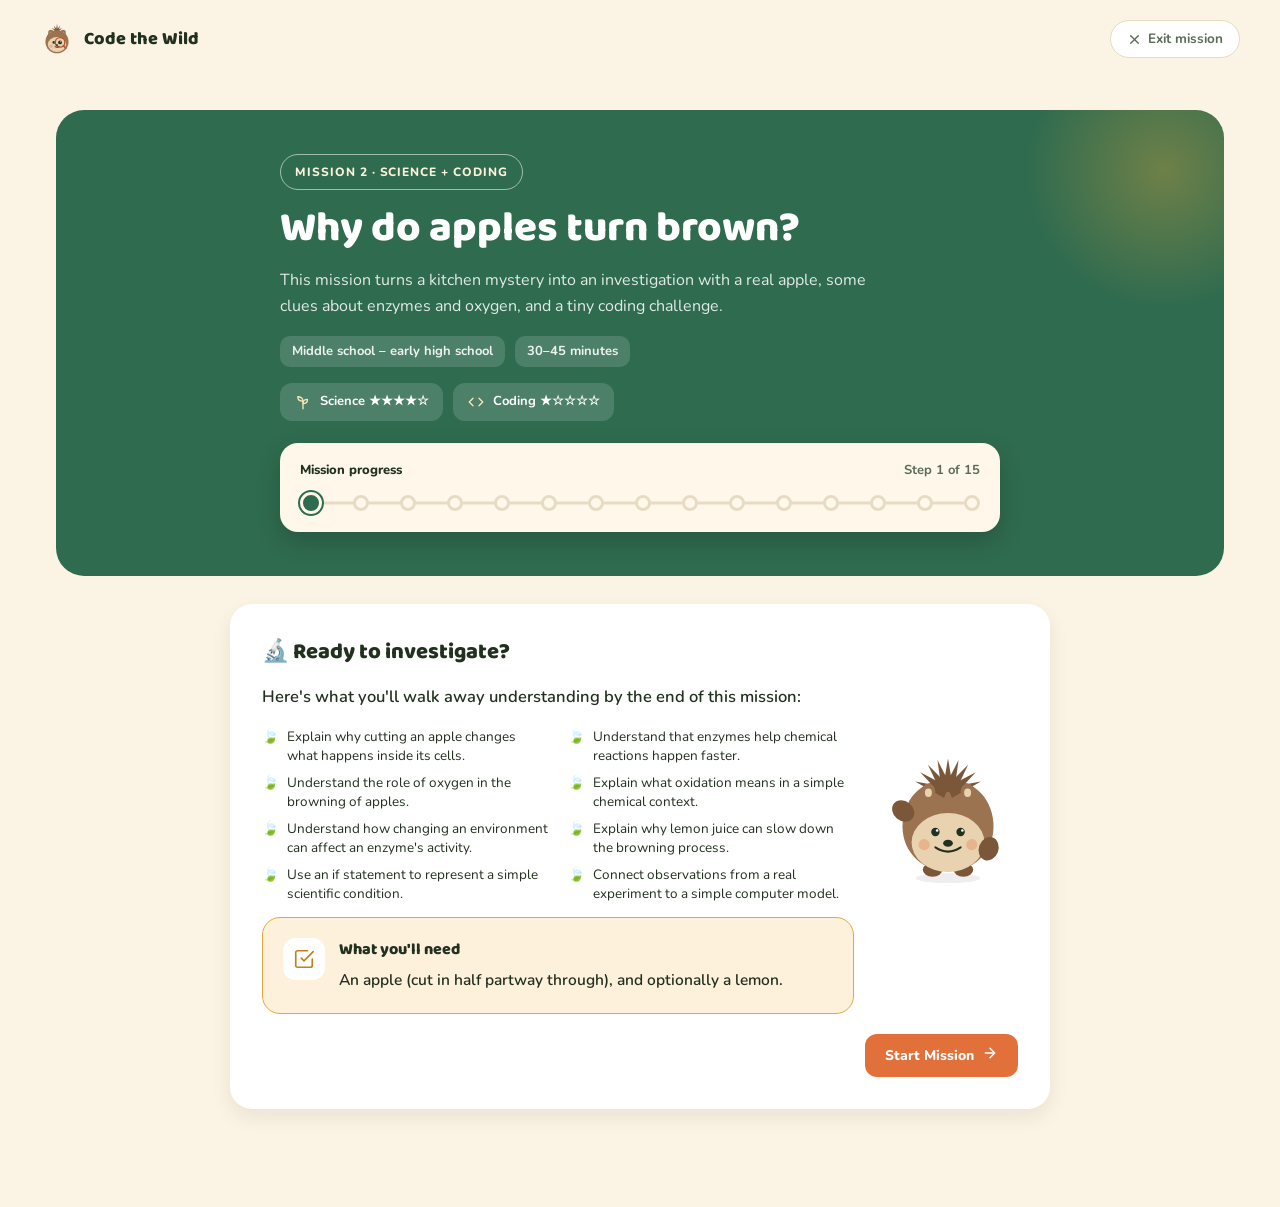
<file: missions/mission-2/index.html>
<!DOCTYPE html>
<html lang="en">
  <head>
    <meta charset="UTF-8" />
    <meta name="viewport" content="width=device-width, initial-scale=1.0" />
    <title>Mission 2 | Why Do Apples Turn Brown?</title>
    <link rel="icon" type="image/svg+xml" href="../../assets/favicon.svg" />
    <link rel="stylesheet" href="../../style.css" />
    <link rel="stylesheet" href="../../assets/animations.css" /> <!-- animations: delete this line + the script below to turn off -->
  </head>
  <body>
    <div class="site-header">
      <a class="site-brand" href="../../index.html">
        <span class="site-brand-mark">
          <svg width="34" height="34" viewBox="0 0 100 100">
            <g transform="rotate(-56 50 28)"><polygon points="50,10 46,30 54,30" fill="#7A5738"/></g>
            <g transform="rotate(-28 50 28)"><polygon points="50,8 46,30 54,30" fill="#7A5738"/></g>
            <polygon points="50,6 46,30 54,30" fill="#7A5738"/>
            <g transform="rotate(28 50 28)"><polygon points="50,8 46,30 54,30" fill="#7A5738"/></g>
            <g transform="rotate(56 50 28)"><polygon points="50,10 46,30 54,30" fill="#7A5738"/></g>
            <ellipse cx="32" cy="32" rx="8" ry="9" fill="#9C7350"/>
            <ellipse cx="68" cy="32" rx="8" ry="9" fill="#9C7350"/>
            <ellipse cx="32" cy="33" rx="4" ry="4.5" fill="#E8D2B0"/>
            <ellipse cx="68" cy="33" rx="4" ry="4.5" fill="#E8D2B0"/>
            <circle cx="50" cy="58" r="34" fill="#9C7350"/>
            <ellipse cx="50" cy="66" rx="27" ry="22" fill="#E8D2B0"/>
            <circle cx="33" cy="71" r="5" fill="#E2703A" opacity="0.3"/>
            <circle cx="41" cy="60" r="4.2" fill="#22301F"/>
            <circle cx="42.5" cy="58.5" r="1.3" fill="#FFFFFF"/>
            <circle cx="59" cy="60" r="5.6" fill="#22301F"/>
            <circle cx="60.8" cy="58.2" r="1.7" fill="#FFFFFF"/>
            <circle cx="59" cy="60" r="14" fill="none" stroke="#C1552A" stroke-width="4"/>
            <line x1="68.5" y1="69.5" x2="76" y2="77" stroke="#C1552A" stroke-width="5" stroke-linecap="round"/>
            <ellipse cx="50" cy="68" rx="3.4" ry="2.4" fill="#22301F"/>
            <path d="M44,73 Q50,77 56,73" stroke="#22301F" stroke-width="2.6" fill="none" stroke-linecap="round"/>
          </svg>
        </span>
        <span class="site-brand-name">Code the Wild</span>
      </a>
      <a class="btn-exit" href="../../missions.html">
        <svg width="15" height="15" viewBox="0 0 24 24" fill="none" stroke="currentColor" stroke-width="2.2" stroke-linecap="round" stroke-linejoin="round"><line x1="18" y1="6" x2="6" y2="18"></line><line x1="6" y1="6" x2="18" y2="18"></line></svg>
        Exit mission
      </a>
    </div>

    <div class="page-mascot" id="page-mascot">
      <div data-mascot="idle" data-mascot-size="185" id="page-mascot-figure"></div>
      <span class="page-mascot-bubble" id="page-mascot-bubble"></span>
    </div>

    <svg class="side-decor side-decor-left" viewBox="0 0 130 1000" preserveAspectRatio="none" xmlns="http://www.w3.org/2000/svg">
      <path d="M55,20 C118,150 12,280 78,410 C142,540 8,670 70,800 C110,880 30,950 55,990" fill="none" stroke="var(--muted-soft)" stroke-width="4" stroke-dasharray="1 16" stroke-linecap="round" opacity="0.8"/>
      <ellipse cx="55" cy="20" rx="11" ry="24" fill="var(--gold)" opacity="0.75" transform="rotate(-20 55 20)"/>
      <ellipse cx="55" cy="20" rx="11" ry="24" fill="var(--primary)" opacity="0.55" transform="rotate(30 55 20)"/>
      <ellipse cx="70" cy="500" rx="10" ry="20" fill="var(--primary)" opacity="0.5" transform="rotate(10 70 500)"/>
      <ellipse cx="55" cy="990" rx="11" ry="24" fill="var(--primary)" opacity="0.6" transform="rotate(-15 55 990)"/>
      <ellipse cx="55" cy="990" rx="11" ry="24" fill="var(--gold)" opacity="0.75" transform="rotate(35 55 990)"/>
    </svg>
    <svg class="side-decor side-decor-right" viewBox="0 0 130 1000" preserveAspectRatio="none" xmlns="http://www.w3.org/2000/svg">
      <path d="M55,20 C118,150 12,280 78,410 C142,540 8,670 70,800 C110,880 30,950 55,990" fill="none" stroke="var(--muted-soft)" stroke-width="4" stroke-dasharray="1 16" stroke-linecap="round" opacity="0.8"/>
      <ellipse cx="55" cy="20" rx="11" ry="24" fill="var(--gold)" opacity="0.75" transform="rotate(-20 55 20)"/>
      <ellipse cx="55" cy="20" rx="11" ry="24" fill="var(--primary)" opacity="0.55" transform="rotate(30 55 20)"/>
      <ellipse cx="70" cy="500" rx="10" ry="20" fill="var(--primary)" opacity="0.5" transform="rotate(10 70 500)"/>
      <ellipse cx="55" cy="990" rx="11" ry="24" fill="var(--primary)" opacity="0.6" transform="rotate(-15 55 990)"/>
      <ellipse cx="55" cy="990" rx="11" ry="24" fill="var(--gold)" opacity="0.75" transform="rotate(35 55 990)"/>
    </svg>

    <div class="hero-wrap">
      <header class="hero">
        <div class="hero-glow"></div>
        <div class="hero-content">
        <span class="eyebrow">Mission 2 &middot; Science + Coding</span>
        <h1>Why do apples turn brown?</h1>
        <p class="hero-text">
          This mission turns a kitchen mystery into an investigation with a real apple, some clues about enzymes and oxygen,
          and a tiny coding challenge.
        </p>

        <div class="hero-meta">
          <span>Middle school &ndash; early high school</span>
          <span>30&ndash;45 minutes</span>
        </div>

        <div class="hero-badges">
          <span>
            <svg width="18" height="18" viewBox="0 0 24 24" fill="none" stroke="#F6E4B8" stroke-width="1.8" stroke-linecap="round" stroke-linejoin="round"><path d="M12 21V11"></path><path d="M12 11c0-4 -3-6-7-6 0 4 3 6 7 6Z"></path><path d="M12 14c0-3.5 2.5-5.5 6-5.5 0 3.5 -2.5 5.5 -6 5.5Z"></path></svg>
            Science &#9733;&#9733;&#9733;&#9733;&#9734;
          </span>
          <span>
            <svg width="18" height="18" viewBox="0 0 24 24" fill="none" stroke="#F6E4B8" stroke-width="1.8" stroke-linecap="round" stroke-linejoin="round"><polyline points="8 7 3 12 8 17"></polyline><polyline points="16 7 21 12 16 17"></polyline></svg>
            Coding &#9733;&#9734;&#9734;&#9734;&#9734;
          </span>
        </div>

        <div class="progress-card">
          <div class="progress-top">
            <span>Mission progress</span>
            <span id="progress-label">Step 1 of 15</span>
          </div>
          <div class="progress-track" id="progress-track">
            <div class="progress-line"></div>
            <div class="progress-line-fill" id="progress-line-fill"></div>
          </div>
        </div>
        </div>
      </header>
    </div>

    <main class="mission-shell">

      <!-- Intro : mission overview, shown before Step 1 -->
      <div class="intro-card" id="mission-intro">
        <div style="display: flex; align-items: center; gap: 24px; flex-wrap: wrap;">
          <div style="flex: 1; min-width: 260px; display: flex; flex-direction: column; gap: 14px;">
            <h2>&#128300; Ready to investigate?</h2>
            <p class="step-copy">Here's what you'll walk away understanding by the end of this mission:</p>
            <ul class="learn-list">
              <li><span>&#127811;</span> Explain why cutting an apple changes what happens inside its cells.</li>
              <li><span>&#127811;</span> Understand that enzymes help chemical reactions happen faster.</li>
              <li><span>&#127811;</span> Understand the role of oxygen in the browning of apples.</li>
              <li><span>&#127811;</span> Explain what oxidation means in a simple chemical context.</li>
              <li><span>&#127811;</span> Understand how changing an environment can affect an enzyme's activity.</li>
              <li><span>&#127811;</span> Explain why lemon juice can slow down the browning process.</li>
              <li><span>&#127811;</span> Use an if statement to represent a simple scientific condition.</li>
              <li><span>&#127811;</span> Connect observations from a real experiment to a simple computer model.</li>
            </ul>
            <div class="callout callout-gold">
              <div class="callout-icon">
                <svg width="22" height="22" viewBox="0 0 24 24" fill="none" stroke="#C1801E" stroke-width="1.8" stroke-linecap="round" stroke-linejoin="round"><path d="M9 11l3 3L22 4"></path><path d="M21 12v7a2 2 0 0 1-2 2H5a2 2 0 0 1-2-2V5a2 2 0 0 1 2-2h11"></path></svg>
              </div>
              <div class="callout-body">
                <h3>What you'll need</h3>
                <p>An apple (cut in half partway through), and optionally a lemon.</p>
              </div>
            </div>
          </div>
          <div data-mascot="idle" data-mascot-size="140" style="flex-shrink: 0;"></div>
        </div>
        <button class="btn btn-accent" id="start-mission-btn" type="button" style="align-self: flex-end;">
          Start Mission <span class="icon">
            <svg width="16" height="16" viewBox="0 0 24 24" fill="none" stroke="#FFFFFF" stroke-width="2.2" stroke-linecap="round" stroke-linejoin="round"><line x1="5" y1="12" x2="19" y2="12"></line><polyline points="12 5 19 12 12 19"></polyline></svg>
          </span>
        </button>
      </div>

      <!-- Step 1 : WONDER -->
      <section class="step-card" data-step="1">
        <div class="step-header">
          <span class="step-number">Step 1</span>
          <h2>&#127822; A fresh apple</h2>
        </div>
        <p class="step-copy">Imagine you cut an apple in half.</p>
        <p class="step-copy">The inside is pale, crisp, and almost white.</p>
        <p class="step-copy">You leave it sitting on the table. You come back a few minutes later...</p>

        <div class="question-block">
          <p class="step-copy"><strong>What do you think happened?</strong></p>
          <div class="choice-grid" data-mode="ack" data-message="Keep your prediction in mind! We're going to watch it happen ourselves.">
            <button class="choice-btn" type="button">&#127822; It still looks exactly the same.</button>
            <button class="choice-btn" type="button">&#128122; It started turning brown.</button>
            <button class="choice-btn" type="button">&#128167; It became wet and transparent.</button>
            <button class="choice-btn" type="button">&#129300; I'm not sure.</button>
          </div>
          <button class="check-btn" type="button">Submit</button>
          <div class="feedback-box">Pick a choice and submit.</div>
        </div>

        <button class="next-btn btn btn-accent" type="button">Next <span class="icon">
          <svg width="16" height="16" viewBox="0 0 24 24" fill="none" stroke="#FFFFFF" stroke-width="2.2" stroke-linecap="round" stroke-linejoin="round"><line x1="5" y1="12" x2="19" y2="12"></line><polyline points="12 5 19 12 12 19"></polyline></svg>
        </span></button>
      </section>

      <!-- Step 2 : GET READY TO INVESTIGATE + OBSERVE -->
      <section class="step-card" data-step="2">
        <div class="step-header">
          <span class="step-number">Step 2</span>
          <h2>
            <svg width="20" height="20" viewBox="0 0 24 24" fill="none" stroke="currentColor" stroke-width="1.8" stroke-linecap="round" stroke-linejoin="round" style="vertical-align: -3px; margin-right: 4px;"><circle cx="10.5" cy="10.5" r="6"></circle><path d="m20.5 20.5-4.6-4.6"></path></svg>
            Become a food scientist
          </h2>
        </div>
        <p class="step-copy">Get a small piece of apple. You can use:</p>
        <ul class="recap-list">
          <li><span class="icon"><svg width="16" height="16" viewBox="0 0 24 24" fill="none" stroke="currentColor" stroke-width="1.8" stroke-linecap="round" stroke-linejoin="round"><path d="M4 20c8 0 14-6 14-16-10 0-16 6-16 14z"></path><path d="M6 18c3-4 6-7 12-12"></path></svg></span> An apple slice.</li>
          <li><span class="icon"><svg width="16" height="16" viewBox="0 0 24 24" fill="none" stroke="currentColor" stroke-width="1.8" stroke-linecap="round" stroke-linejoin="round"><path d="M4 20c8 0 14-6 14-16-10 0-16 6-16 14z"></path><path d="M6 18c3-4 6-7 12-12"></path></svg></span> A small piece of apple.</li>
          <li><span class="icon"><svg width="16" height="16" viewBox="0 0 24 24" fill="none" stroke="currentColor" stroke-width="1.8" stroke-linecap="round" stroke-linejoin="round"><path d="M4 20c8 0 14-6 14-16-10 0-16 6-16 14z"></path><path d="M6 18c3-4 6-7 12-12"></path></svg></span> Another freshly cut fruit if an apple isn't available.</li>
        </ul>
        <p class="step-copy">
          Place the apple somewhere you can observe it for the next several minutes. Don't eat it yet! We're going to see
          what happens when the inside of an apple is exposed to the environment.
        </p>

        <div class="mini-card">
          <h3>Question 1</h3>
          <p>What do you think the apple will look like after 5 minutes?</p>
          <div class="question-block">
            <div class="choice-grid compact" data-mode="ack" data-message="Good guess &mdash; let's find out for real.">
              <button class="choice-btn" type="button">&#127822; It will look exactly the same.</button>
              <button class="choice-btn" type="button">&#128122; It will become slightly brown.</button>
              <button class="choice-btn" type="button">&#128122; It will become completely brown.</button>
              <button class="choice-btn" type="button">&#129300; I'm not sure.</button>
            </div>
            <button class="check-btn" type="button">Submit</button>
            <div class="feedback-box">Pick a choice and submit.</div>
          </div>
          <label class="notebook-label" for="notebook-1">&#128300; Scientist's Notebook &mdash; why do you think that?</label>
          <textarea id="notebook-1" class="notebook-textarea" placeholder="Write a short reason for your guess."></textarea>
        </div>

        <div class="mini-card">
          <h3>Question 2</h3>
          <p>What do you think causes the apple to turn brown?</p>
          <div class="question-block">
            <div class="choice-grid compact" data-mode="ack" data-message="Don't worry if you're not sure yet. Scientists often begin an investigation without knowing the answer.">
              <button class="choice-btn" type="button">&#9728;&#65039; Light</button>
              <button class="choice-btn" type="button">&#128167; Water</button>
              <button class="choice-btn" type="button">&#127788;&#65039; Oxygen in the air</button>
              <button class="choice-btn" type="button">&#127777;&#65039; Heat</button>
              <button class="choice-btn" type="button">&#129300; I'm not sure</button>
            </div>
            <button class="check-btn" type="button">Submit</button>
            <div class="feedback-box">Pick a choice and submit.</div>
          </div>
          <label class="notebook-label" for="notebook-2">&#128300; Scientist's Notebook &mdash; why do you think that?</label>
          <textarea id="notebook-2" class="notebook-textarea" placeholder="Write a short reason for your guess."></textarea>
        </div>

        <h3 class="step-subhead">&#128064; Watch the apple</h3>
        <p class="step-copy">
          Now leave your apple sitting out while we investigate what is happening inside it. Take a close look at your apple.
        </p>

        <div class="mini-card">
          <h3>Observation 1 &middot; Right now</h3>
          <p>What does the apple look like right now? Describe its color, its texture, which parts are exposed, and anything
            else you notice.</p>
          <label class="notebook-label" for="notebook-3">&#128300; Scientist's Notebook &mdash; describe what you see</label>
          <textarea id="notebook-3" class="notebook-textarea" placeholder="For example: The cut surface is pale yellow-white and looks a little wet."></textarea>
          <p style="font-size: 13px; color: var(--muted); font-style: italic; margin-top: 10px;">Leave the apple sitting out &mdash; we'll come back to observe it again a little later.</p>
        </div>

        <div class="callout callout-primary">
          <div class="callout-icon" data-mascot="curious" data-mascot-size="42" style="width: 48px; height: 54px; overflow: visible;"></div>
          <div class="callout-body">
            <h3>Think about it</h3>
            <p>
              The inside of the apple was not brown when it was inside the apple. So what changed when we cut it? Something
              from the environment was suddenly able to reach the inside of the apple. What could that be?
            </p>
            <button class="reveal-btn" type="button" data-reveal-target="think-answer-step3">Reveal answer</button>
            <p id="think-answer-step3" class="is-hidden"><strong>&#127788;&#65039; Air.</strong></p>
          </div>
        </div>

        <button class="next-btn btn btn-accent" type="button">Next <span class="icon">
          <svg width="16" height="16" viewBox="0 0 24 24" fill="none" stroke="#FFFFFF" stroke-width="2.2" stroke-linecap="round" stroke-linejoin="round"><line x1="5" y1="12" x2="19" y2="12"></line><polyline points="12 5 19 12 12 19"></polyline></svg>
        </span></button>
      </section>

      <!-- Step 3 : WHAT HAPPENS WHEN WE CUT AN APPLE -->
      <section class="step-card" data-step="3">
        <div class="step-header">
          <span class="step-number">Step 3</span>
          <h2>&#128298; Cells get exposed</h2>
        </div>
        <p class="step-copy">
          An apple may look like one solid object, but it is actually made of <strong>millions of cells</strong>.
        </p>
        <p class="step-copy">
          When the apple is intact, many of the molecules inside those cells are separated from the outside environment.
        </p>
        <p class="step-copy">
          When you cut the apple, you break open many cells. Suddenly, molecules that were separated inside the cells can
          come into contact with molecules in the air &mdash; especially one important molecule:
        </p>
        <p class="step-copy" style="text-align: center;"><strong>Oxygen (O&#8322;)</strong></p>
        <p class="step-copy">This gives us our first major clue.</p>

        <div class="concept-visual" data-anim="cellcut">
          <div style="width:100%; overflow-x:auto;">
            <div style="position:relative; width:600px; height:245px; margin:0 auto;">
              <div style="position:absolute; left:20px; top:20px; width:190px; height:190px; border-radius:50%; background:var(--primary-soft); border:2px solid var(--primary);"></div>
              <div style="position:absolute; left:75px; top:75px; width:80px; height:80px; border-radius:50%; border:2px solid var(--primary-dark);"></div>
              <div style="position:absolute; left:100px; top:92px; width:22px; height:22px; border-radius:5px; background:var(--primary-dark);"></div>
              <div style="position:absolute; left:81px; top:117px; width:60px; font-size:10px; font-weight:800; color:var(--primary-dark); text-align:center;">enzyme</div>
              <div style="position:absolute; left:148px; top:72px; width:30px; height:26px; background:var(--gold); clip-path:polygon(0% 50%,100% 0%,100% 100%);"></div>
              <div style="position:absolute; left:120px; top:100px; width:90px; font-size:10px; font-weight:800; color:var(--gold-dark); text-align:center;">target</div>
              <div style="position:absolute; left:22px; top:14px; width:11px; height:11px; border-radius:50%; background:var(--accent);"></div>
              <div style="position:absolute; left:34px; top:14px; width:11px; height:11px; border-radius:50%; background:var(--accent);"></div>
              <div style="position:absolute; left:14px; top:0px; width:34px; font-size:10px; font-weight:800; color:var(--accent-dark); text-align:center;">O2</div>

              <div style="position:absolute; left:210px; top:68px; width:80px; font-size:11px; font-weight:800; color:var(--muted); text-align:center;">cut</div>
              <div style="position:absolute; left:220px; top:92px; width:60px; font-size:30px; color:var(--muted-soft); text-align:center;">&rarr;</div>

              <div style="position:absolute; left:310px; top:20px; width:190px; height:190px; border-radius:50%; background:var(--accent-soft); border:2px solid var(--accent);"></div>
              <div style="position:absolute; left:365px; top:75px; width:80px; height:80px; border-radius:50%; border:2px solid var(--primary-dark);"></div>
              <div style="position:absolute; left:424px; top:74px; width:18px; height:18px; background:var(--accent-soft);"></div>
              <div style="position:absolute; left:385px; top:85px; width:22px; height:22px; border-radius:5px; background:var(--primary-dark);"></div>
              <div style="position:absolute; left:405px; top:80px; width:30px; height:26px; background:var(--gold); clip-path:polygon(0% 50%,100% 0%,100% 100%);"></div>
              <div style="position:absolute; left:470px; top:12px; width:11px; height:11px; border-radius:50%; background:var(--accent);"></div>
              <div style="position:absolute; left:482px; top:12px; width:11px; height:11px; border-radius:50%; background:var(--accent);"></div>
              <div style="position:absolute; left:468px; top:30px; width:61px; height:0; border-top:3px solid var(--accent-dark); transform:rotate(125deg); transform-origin:left center;"></div>
              <div style="position:absolute; left:432px; top:74px; width:13px; height:13px; background:var(--accent-dark); clip-path:polygon(0% 0%,0% 100%,100% 50%); transform:rotate(125deg); transform-origin:left center;"></div>

              <div style="position:absolute; left:20px; top:214px; width:190px; font-size:12px; font-weight:800; color:var(--text); text-align:center;">sealed</div>
              <div style="position:absolute; left:310px; top:214px; width:190px; font-size:12px; font-weight:800; color:var(--text); text-align:center;">cut</div>
            </div>
          </div>
          <p class="concept-visual-caption">Sealed inside the cell, the enzyme and its target molecule never touch. Cut the apple, and the seal breaks &mdash; O&#8322; from the air moves in, and the enzyme and its target end up side by side.</p>
        </div>

        <div class="question-block">
          <p class="step-copy"><strong>Make a prediction:</strong> do you think an apple would brown faster or slower if we could prevent oxygen from reaching the cut surface?</p>
          <div class="choice-grid" data-mode="ack" data-message="Keep your answer in mind &mdash; we'll come back to it.">
            <button class="choice-btn" type="button">Faster</button>
            <button class="choice-btn" type="button">Slower</button>
            <button class="choice-btn" type="button">No difference</button>
            <button class="choice-btn" type="button">I'm not sure</button>
          </div>
          <button class="check-btn" type="button">Submit</button>
          <div class="feedback-box">Pick a choice and submit.</div>
        </div>

        <button class="next-btn btn btn-accent" type="button">Next <span class="icon">
          <svg width="16" height="16" viewBox="0 0 24 24" fill="none" stroke="#FFFFFF" stroke-width="2.2" stroke-linecap="round" stroke-linejoin="round"><line x1="5" y1="12" x2="19" y2="12"></line><polyline points="12 5 19 12 12 19"></polyline></svg>
        </span></button>
      </section>

      <!-- Step 4 : MEET THE ENZYMES -->
      <section class="step-card" data-step="4">
        <div class="step-header">
          <span class="step-number">Step 4</span>
          <h2>&#129514; What is an enzyme?</h2>
        </div>
        <p class="step-copy">Inside living cells, thousands of different chemical reactions are happening.</p>
        <p class="step-copy">But many of these reactions would happen too slowly on their own.</p>
        <p class="step-copy">
          Cells use special proteins called <strong>enzymes</strong> to help chemical reactions happen faster. Think of an
          enzyme as a tiny molecular helper. An enzyme doesn't usually get used up in the reaction &mdash; instead, it helps
          the reaction happen more easily.
        </p>

        <div class="concept-visual" data-anim="enzyme">
          <svg viewBox="0 0 800 190" xmlns="http://www.w3.org/2000/svg">
            <!-- panel 1: apart -->
            <path d="M15,95 C15,60 30,32 60,30 C75,28 88,40 95,58 C102,40 115,28 130,30 C160,32 175,60 175,95 C178,125 145,138 95,138 C45,138 12,125 15,95 Z" fill="var(--primary-soft)" stroke="var(--primary)" stroke-width="2"/>
            <text x="95" y="20" text-anchor="middle" font-size="11" font-weight="800" fill="var(--primary-dark)" font-family="'Baloo 2', sans-serif">Enzyme</text>
            <polygon points="74.0,12.0 93.1,23.0 93.1,45.0 74.0,56.0 54.9,45.0 54.9,23.0" fill="var(--gold)" stroke="var(--gold-dark)" stroke-width="1.5" transform="translate(60,0)"/>
            <polygon points="108.0,12.0 127.1,23.0 127.1,45.0 108.0,56.0 88.9,45.0 88.9,23.0" fill="var(--gold)" stroke="var(--gold-dark)" stroke-width="1.5" transform="translate(60,0)"/>
            <line x1="150" y1="34" x2="160" y2="34" stroke="var(--accent)" stroke-width="3"/>
            <text x="155" y="92" text-anchor="middle" font-size="10" font-weight="800" fill="var(--gold-dark)" font-family="'Baloo 2', sans-serif">Substrate</text>
            <path d="M228,95 h24" stroke="var(--muted-soft)" stroke-width="2.5"/>
            <polygon points="252,88 266,95 252,102" fill="var(--muted-soft)"/>

            <!-- panel 2: fitted / bound (Enzyme-Substrate complex) -->
            <g transform="translate(300,0)">
              <path d="M15,95 C15,60 30,32 60,30 C75,28 88,40 95,58 C102,40 115,28 130,30 C160,32 175,60 175,95 C178,125 145,138 95,138 C45,138 12,125 15,95 Z" fill="var(--primary-soft)" stroke="var(--primary)" stroke-width="2"/>
              <polygon points="76.0,30.0 98.5,43.0 98.5,69.0 76.0,82.0 53.5,69.0 53.5,43.0" fill="var(--gold)" stroke="var(--gold-dark)" stroke-width="1.5"/>
              <polygon points="114.0,30.0 136.5,43.0 136.5,69.0 114.0,82.0 91.5,69.0 91.5,43.0" fill="var(--gold)" stroke="var(--gold-dark)" stroke-width="1.5"/>
              <line x1="92" y1="56" x2="98" y2="56" stroke="var(--accent)" stroke-width="3.5"/>
              <text x="95" y="20" text-anchor="middle" font-size="10" font-weight="800" fill="var(--muted)" font-family="'Baloo 2', sans-serif">Enzyme&ndash;substrate complex</text>
            </g>
            <path d="M528,95 h24" stroke="var(--muted-soft)" stroke-width="2.5"/>
            <polygon points="552,88 566,95 552,102" fill="var(--muted-soft)"/>

            <!-- panel 3: released, enzyme unchanged, product transformed -->
            <g transform="translate(600,0)">
              <path d="M15,95 C15,60 30,32 60,30 C75,28 88,40 95,58 C102,40 115,28 130,30 C160,32 175,60 175,95 C178,125 145,138 95,138 C45,138 12,125 15,95 Z" fill="var(--primary-soft)" stroke="var(--primary)" stroke-width="2"/>
              <polygon points="148.0,12.0 165.3,22.0 165.3,42.0 148.0,52.0 130.7,42.0 130.7,22.0" fill="var(--accent-dark)"/>
              <polygon points="180.0,12.0 197.3,22.0 197.3,42.0 180.0,52.0 162.7,42.0 162.7,22.0" fill="var(--accent-dark)"/>
            </g>
            <text x="760" y="115" text-anchor="middle" font-size="10" font-weight="800" fill="var(--accent-dark)" font-family="'Baloo 2', sans-serif">brown pigment</text>
          </svg>
          <p class="concept-visual-caption">The enzyme's shape has a pocket that only the substrate fits into, like a puzzle piece. The reaction happens, a new molecule is released &mdash; and the enzyme comes out unchanged, ready to do it again.</p>
        </div>

        <p class="step-copy">
          Different enzymes help with different reactions. Apples contain an enzyme that is important for browning:
        </p>
        <p class="step-copy" style="text-align: center;"><strong>Polyphenol oxidase (PPO)</strong></p>

        <button class="next-btn btn btn-accent" type="button">Next <span class="icon">
          <svg width="16" height="16" viewBox="0 0 24 24" fill="none" stroke="#FFFFFF" stroke-width="2.2" stroke-linecap="round" stroke-linejoin="round"><line x1="5" y1="12" x2="19" y2="12"></line><polyline points="12 5 19 12 12 19"></polyline></svg>
        </span></button>
      </section>

      <!-- Step 5 : THE BROWNING REACTION -->
      <section class="step-card" data-step="5">
        <div class="step-header">
          <span class="step-number">Step 5</span>
          <h2>&#129514; The browning reaction</h2>
        </div>
        <p class="step-copy">
          When you cut an apple, cells are damaged and their contents become mixed together. The enzyme <strong>polyphenol
          oxidase (PPO)</strong> can now interact with molecules called <strong>polyphenols</strong> &mdash; the molecule
          that PPO acts on, so polyphenols are this enzyme's <strong>substrate</strong>.
        </p>
        <p class="step-copy">
          The enzyme can only do its job when both its substrate and oxygen are present. When oxygen is also present, a
          series of chemical reactions occurs. These reactions produce new compounds that eventually form <strong>brown-colored
          pigments</strong>.
        </p>

        <div class="concept-visual">
          <div style="display:flex; align-items:center; justify-content:center; gap:14px; flex-wrap:wrap; padding:14px 0;" data-anim-loop data-anim="zoom">
            <div style="display:flex; flex-direction:column; align-items:center; gap:6px;">
              <div style="width:26px; height:26px; border-radius:6px; background:var(--primary-dark);"></div>
              <div style="font-size:10.5px; font-weight:800; color:var(--primary-dark);">enzyme</div>
            </div>
            <div style="font-size:20px; font-weight:800; color:var(--muted-soft);">+</div>
            <div style="display:flex; flex-direction:column; align-items:center; gap:6px;">
              <div style="width:0; height:0; border-left:15px solid transparent; border-right:15px solid transparent; border-bottom:26px solid var(--gold);"></div>
              <div style="font-size:10.5px; font-weight:800; color:var(--gold-dark);">substrate</div>
            </div>
            <div style="font-size:20px; font-weight:800; color:var(--muted-soft);">+</div>
            <div style="display:flex; flex-direction:column; align-items:center; gap:6px;">
              <div style="display:flex; gap:3px;">
                <div style="width:11px; height:11px; border-radius:50%; background:var(--accent);"></div>
                <div style="width:11px; height:11px; border-radius:50%; background:var(--accent);"></div>
              </div>
              <div style="font-size:10.5px; font-weight:800; color:var(--accent-dark);">O2</div>
            </div>
            <div style="font-size:26px; color:var(--muted-soft); padding:0 4px;">&rarr;</div>
            <div style="display:flex; flex-direction:column; align-items:center; gap:6px;">
              <div style="width:0; height:0; border-left:18px solid transparent; border-right:18px solid transparent; border-bottom:32px solid var(--accent-dark);"></div>
              <div style="font-size:10.5px; font-weight:800; color:var(--accent-dark);">brown pigment</div>
            </div>
          </div>
          <p class="concept-visual-caption">When enzyme, substrate, and O&#8322; all come together, a chain of reactions produces brown pigment. Each step depends on the one before it &mdash; break the chain anywhere, and the apple stays paler for longer.</p>
        </div>

        <div class="concept-visual">
          <div style="display:flex; gap:24px; justify-content:center; flex-wrap:wrap; margin-bottom:6px; font-size:11px; font-weight:800;">
            <div style="display:flex; align-items:center; gap:6px; color:var(--gold-dark);">
              <div style="width:18px; height:3px; border-radius:2px; background:var(--gold);"></div> unreacted substrate
            </div>
            <div style="display:flex; align-items:center; gap:6px; color:var(--accent-dark);">
              <div style="width:18px; height:3px; border-radius:2px; background:var(--accent-dark);"></div> brown pigment
            </div>
          </div>
          <svg viewBox="0 0 520 210" xmlns="http://www.w3.org/2000/svg" data-anim-loop data-anim="draw">
            <line x1="55" y1="15" x2="55" y2="175" stroke="var(--muted-soft)" stroke-width="2"/>
            <polygon points="55,8 50,18 60,18" fill="var(--muted-soft)"/>
            <line x1="55" y1="175" x2="495" y2="175" stroke="var(--muted-soft)" stroke-width="2"/>
            <polygon points="502,175 492,170 492,180" fill="var(--muted-soft)"/>
            <path d="M65,30 C150,36 220,110 310,145 C370,163 430,171 490,173" stroke="var(--gold)" stroke-width="3" fill="none" stroke-linecap="round"/>
            <path d="M65,173 C150,165 220,90 310,55 C370,35 430,22 490,17" stroke="var(--accent-dark)" stroke-width="3" fill="none" stroke-linecap="round"/>
            <text x="275" y="198" text-anchor="middle" font-size="11.5" font-weight="800" fill="var(--muted)" font-family="'Baloo 2', sans-serif">time since the apple was cut &rarr;</text>
            <text x="16" y="100" text-anchor="middle" font-size="11.5" font-weight="800" fill="var(--muted)" font-family="'Baloo 2', sans-serif" transform="rotate(-90 16 100)">amount</text>
          </svg>
          <p class="concept-visual-caption">Right after cutting, there's plenty of unreacted substrate and almost no brown pigment. As the reaction runs, the substrate gets used up while brown pigment keeps accumulating &mdash; which is why the apple keeps getting browner the longer it sits.</p>

          <div style="display:flex; align-items:flex-start; justify-content:center; gap:22px; flex-wrap:wrap; padding:8px 0 4px;" data-anim-loop data-anim="zoom">
            <div style="display:flex; flex-direction:column; align-items:center; gap:6px;">
              <svg viewBox="0 0 120 140" width="100" height="117" xmlns="http://www.w3.org/2000/svg">
                <defs>
                  <radialGradient id="browning-g1" cx="50%" cy="62%" r="65%">
                    <stop offset="0%" stop-color="#fdf8ec"/>
                    <stop offset="100%" stop-color="#fdf8ec"/>
                  </radialGradient>
                </defs>
                <path d="M60,30 C48,18 35,12 22,20 C10,28 4,45 6,65 C8,90 20,108 45,118 C50,120 55,121 60,121 C65,121 70,120 75,118 C100,108 112,90 114,65 C116,45 110,28 98,20 C85,12 72,18 60,30 Z" fill="url(#browning-g1)" stroke="var(--accent-dark)" stroke-width="7"/>
                <path d="M60,50 C50,60 47,80 55,100 C58,108 62,108 65,100 C73,80 70,60 60,50 Z" fill="#f6ead0" stroke="#d9c093" stroke-width="1"/>
                <ellipse cx="55" cy="85" rx="5" ry="9" fill="#3d2515" transform="rotate(-15 55 85)"/>
                <ellipse cx="65" cy="85" rx="5" ry="9" fill="#3d2515" transform="rotate(15 65 85)"/>
                <path d="M58,32 C57,20 58,10 62,4 L66,6 C63,14 62,24 62,32 Z" fill="#6b4423"/>
                <path d="M62,10 C50,-2 25,-4 14,6 C26,18 48,18 62,10 Z" fill="var(--primary)"/>
                <path d="M16,7 L58,10" stroke="var(--primary-dark)" stroke-width="1" fill="none"/>
              </svg>
              <div style="font-size:11px; font-weight:800; color:var(--text);">0 min</div>
            </div>
            <div style="display:flex; flex-direction:column; align-items:center; gap:6px;">
              <svg viewBox="0 0 120 140" width="100" height="117" xmlns="http://www.w3.org/2000/svg">
                <defs>
                  <radialGradient id="browning-g2" cx="50%" cy="62%" r="65%">
                    <stop offset="0%" stop-color="#fdf8ec"/>
                    <stop offset="55%" stop-color="#fdf8ec"/>
                    <stop offset="100%" stop-color="#d9a462"/>
                  </radialGradient>
                </defs>
                <path d="M60,30 C48,18 35,12 22,20 C10,28 4,45 6,65 C8,90 20,108 45,118 C50,120 55,121 60,121 C65,121 70,120 75,118 C100,108 112,90 114,65 C116,45 110,28 98,20 C85,12 72,18 60,30 Z" fill="url(#browning-g2)" stroke="var(--accent-dark)" stroke-width="7"/>
                <path d="M60,50 C50,60 47,80 55,100 C58,108 62,108 65,100 C73,80 70,60 60,50 Z" fill="#f6ead0" stroke="#d9c093" stroke-width="1"/>
                <ellipse cx="55" cy="85" rx="5" ry="9" fill="#3d2515" transform="rotate(-15 55 85)"/>
                <ellipse cx="65" cy="85" rx="5" ry="9" fill="#3d2515" transform="rotate(15 65 85)"/>
                <path d="M58,32 C57,20 58,10 62,4 L66,6 C63,14 62,24 62,32 Z" fill="#6b4423"/>
                <path d="M62,10 C50,-2 25,-4 14,6 C26,18 48,18 62,10 Z" fill="var(--primary)"/>
                <path d="M16,7 L58,10" stroke="var(--primary-dark)" stroke-width="1" fill="none"/>
              </svg>
              <div style="font-size:11px; font-weight:800; color:var(--text);">10 min</div>
            </div>
            <div style="display:flex; flex-direction:column; align-items:center; gap:6px;">
              <svg viewBox="0 0 120 140" width="100" height="117" xmlns="http://www.w3.org/2000/svg">
                <defs>
                  <radialGradient id="browning-g3" cx="50%" cy="62%" r="65%">
                    <stop offset="0%" stop-color="#fdf8ec"/>
                    <stop offset="30%" stop-color="#f3e6c8"/>
                    <stop offset="75%" stop-color="#b97a3f"/>
                    <stop offset="100%" stop-color="#8b5a2b"/>
                  </radialGradient>
                </defs>
                <path d="M60,30 C48,18 35,12 22,20 C10,28 4,45 6,65 C8,90 20,108 45,118 C50,120 55,121 60,121 C65,121 70,120 75,118 C100,108 112,90 114,65 C116,45 110,28 98,20 C85,12 72,18 60,30 Z" fill="url(#browning-g3)" stroke="var(--accent-dark)" stroke-width="7"/>
                <path d="M60,50 C50,60 47,80 55,100 C58,108 62,108 65,100 C73,80 70,60 60,50 Z" fill="#f6ead0" stroke="#d9c093" stroke-width="1"/>
                <ellipse cx="55" cy="85" rx="5" ry="9" fill="#3d2515" transform="rotate(-15 55 85)"/>
                <ellipse cx="65" cy="85" rx="5" ry="9" fill="#3d2515" transform="rotate(15 65 85)"/>
                <path d="M58,32 C57,20 58,10 62,4 L66,6 C63,14 62,24 62,32 Z" fill="#6b4423"/>
                <path d="M62,10 C50,-2 25,-4 14,6 C26,18 48,18 62,10 Z" fill="var(--primary)"/>
                <path d="M16,7 L58,10" stroke="var(--primary-dark)" stroke-width="1" fill="none"/>
              </svg>
              <div style="font-size:11px; font-weight:800; color:var(--text);">30 min</div>
            </div>
            <div style="display:flex; flex-direction:column; align-items:center; gap:6px;">
              <svg viewBox="0 0 120 140" width="100" height="117" xmlns="http://www.w3.org/2000/svg">
                <defs>
                  <radialGradient id="browning-g4" cx="50%" cy="62%" r="65%">
                    <stop offset="0%" stop-color="#c9924f"/>
                    <stop offset="20%" stop-color="#a9713a"/>
                    <stop offset="60%" stop-color="#8b5a2b"/>
                    <stop offset="100%" stop-color="#5b3a24"/>
                  </radialGradient>
                </defs>
                <path d="M60,30 C48,18 35,12 22,20 C10,28 4,45 6,65 C8,90 20,108 45,118 C50,120 55,121 60,121 C65,121 70,120 75,118 C100,108 112,90 114,65 C116,45 110,28 98,20 C85,12 72,18 60,30 Z" fill="url(#browning-g4)" stroke="var(--accent-dark)" stroke-width="7"/>
                <path d="M60,50 C50,60 47,80 55,100 C58,108 62,108 65,100 C73,80 70,60 60,50 Z" fill="#c9a876" stroke="#8b5a2b" stroke-width="1"/>
                <ellipse cx="55" cy="85" rx="5" ry="9" fill="#3d2515" transform="rotate(-15 55 85)"/>
                <ellipse cx="65" cy="85" rx="5" ry="9" fill="#3d2515" transform="rotate(15 65 85)"/>
                <path d="M58,32 C57,20 58,10 62,4 L66,6 C63,14 62,24 62,32 Z" fill="#6b4423"/>
                <path d="M62,10 C50,-2 25,-4 14,6 C26,18 48,18 62,10 Z" fill="var(--primary)"/>
                <path d="M16,7 L58,10" stroke="var(--primary-dark)" stroke-width="1" fill="none"/>
              </svg>
              <div style="font-size:11px; font-weight:800; color:var(--text);">60+ min</div>
            </div>
          </div>
          <p class="concept-visual-caption">Same apple, same cut &mdash; just more time. The browning starts at the cut surface and spreads inward, matching the curves above.</p>
        </div>

        <button class="next-btn btn btn-accent" type="button">Next <span class="icon">
          <svg width="16" height="16" viewBox="0 0 24 24" fill="none" stroke="#FFFFFF" stroke-width="2.2" stroke-linecap="round" stroke-linejoin="round"><line x1="5" y1="12" x2="19" y2="12"></line><polyline points="12 5 19 12 12 19"></polyline></svg>
        </span></button>
      </section>

      <!-- Step 6 : OBSERVE AGAIN -->
      <section class="step-card" data-step="6">
        <div class="step-header">
          <span class="step-number">Step 6</span>
          <h2>&#128064; Check on your apple</h2>
        </div>
        <p class="step-copy">
          While you were learning about enzymes, oxygen, and the browning reaction, your apple has been sitting out the
          whole time. Go take another look at it.
        </p>

        <div class="mini-card">
          <h3>Observation 2 &middot; A few minutes later</h3>
          <p>Look at the apple again. Do you notice any changes?</p>
          <div class="question-block">
            <div class="choice-grid compact" data-mode="ack" data-message="That matches what you'd expect once PPO, polyphenols, and O&#8322; start reacting.">
              <button class="choice-btn" type="button">No noticeable change</button>
              <button class="choice-btn" type="button">A little darker</button>
              <button class="choice-btn" type="button">Brown spots are beginning to appear</button>
              <button class="choice-btn" type="button">Much browner</button>
            </div>
            <button class="check-btn" type="button">Submit</button>
            <div class="feedback-box">Pick a choice and submit.</div>
          </div>
          <label class="notebook-label" for="notebook-4">&#128300; Scientist's Notebook &mdash; describe what changed</label>
          <textarea id="notebook-4" class="notebook-textarea" placeholder="For example: The edges of the cut surface look a bit darker than a few minutes ago."></textarea>
        </div>

        <div class="mini-card">
          <h3>Question</h3>
          <p>Where do you notice the browning?</p>
          <div class="question-block">
            <div class="choice-grid compact" data-mode="ack" data-message="Right &mdash; browning starts exactly where PPO, polyphenols, and O&#8322; can all reach each other.">
              <button class="choice-btn" type="button">On the cut surface</button>
              <button class="choice-btn" type="button">On the skin</button>
              <button class="choice-btn" type="button">Throughout the entire apple</button>
              <button class="choice-btn" type="button">I'm not sure</button>
            </div>
            <button class="check-btn" type="button">Submit</button>
            <div class="feedback-box">Pick a choice and submit.</div>
          </div>
        </div>

        <button class="next-btn btn btn-accent" type="button">Next <span class="icon">
          <svg width="16" height="16" viewBox="0 0 24 24" fill="none" stroke="#FFFFFF" stroke-width="2.2" stroke-linecap="round" stroke-linejoin="round"><line x1="5" y1="12" x2="19" y2="12"></line><polyline points="12 5 19 12 12 19"></polyline></svg>
        </span></button>
      </section>

      <!-- Step 7 : WHAT IS OXIDATION + WHY DOESN'T THE APPLE BROWN BEFORE WE CUT IT -->
      <section class="step-card" data-step="7">
        <div class="step-header">
          <span class="step-number">Step 7</span>
          <h2>&#127788;&#65039; What is oxidation?</h2>
        </div>
        <p class="step-copy">Remember those tiny electrons we met in Mission 1? They're about to become important.</p>
        <p class="step-copy">
          In Mission 1, we learned that atoms contain negatively charged particles called <strong>electrons</strong>.
          During a chemical reaction, electrons can be transferred or redistributed between atoms and molecules.
        </p>
        <p class="step-copy">You may have heard the word <strong>oxidation</strong> before.</p>
        <p class="step-copy">
          The word originally became associated with reactions involving oxygen, because oxygen commonly participates
          in these reactions. But chemists use a more precise definition.
        </p>
        <p class="step-copy" style="text-align: center;"><strong>Oxidation is the loss of electrons.</strong></p>
        <p class="step-copy">
          So when a substance is oxidized, it loses electrons. This doesn't mean an electron visibly flies away from
          the substance like a tiny ball &mdash; instead, during a chemical reaction, electrons can be transferred or
          redistributed between atoms and molecules.
        </p>

        <div class="concept-visual" data-anim="oxidize">
          <svg viewBox="0 0 520 230" xmlns="http://www.w3.org/2000/svg">
            <!-- atom A: lost one electron -->
            <circle cx="140" cy="100" r="52" fill="none" stroke="var(--text)" stroke-width="2"/>
            <circle cx="140" cy="100" r="20" fill="var(--gold)" stroke="var(--gold-dark)" stroke-width="1.5"/>
            <text x="140" y="105" text-anchor="middle" font-family="'Baloo 2', sans-serif" font-weight="800" font-size="13" fill="#ffffff">3+</text>
            <circle cx="140" cy="152" r="6" fill="var(--text)"/>
            <circle cx="95" cy="74" r="6" fill="var(--text)"/>

            <!-- the electron on its way from A to B -->
            <path d="M190,80 Q260,0 328,80" fill="none" stroke="var(--accent)" stroke-width="2" stroke-dasharray="5 5"/>
            <polygon points="328,80 316,74 322,66" fill="var(--accent)"/>
            <circle cx="260" cy="40" r="7" fill="var(--accent)" stroke="var(--accent-dark)" stroke-width="1.5"/>
            <text x="260" y="22" text-anchor="middle" font-family="'Baloo 2', sans-serif" font-weight="800" font-size="12" fill="var(--accent-dark)">1 electron moves</text>

            <!-- atom B: gains the electron -->
            <circle cx="380" cy="100" r="52" fill="none" stroke="var(--text)" stroke-width="2"/>
            <circle cx="380" cy="100" r="20" fill="var(--gold)" stroke="var(--gold-dark)" stroke-width="1.5"/>
            <text x="380" y="105" text-anchor="middle" font-family="'Baloo 2', sans-serif" font-weight="800" font-size="13" fill="#ffffff">3+</text>
            <circle cx="425" cy="126" r="6" fill="var(--text)"/>
            <circle cx="335" cy="126" r="6" fill="var(--text)"/>
            <circle cx="380" cy="48" r="6" fill="var(--text)"/>

            <text x="140" y="185" text-anchor="middle" font-family="'Baloo 2', sans-serif" font-weight="800" font-size="14" fill="var(--text)">Atom A</text>
            <text x="140" y="205" text-anchor="middle" font-family="'Baloo 2', sans-serif" font-weight="800" font-size="12" fill="var(--accent-dark)">loses an electron &rarr; charge +1 (oxidized)</text>
            <text x="380" y="185" text-anchor="middle" font-family="'Baloo 2', sans-serif" font-weight="800" font-size="14" fill="var(--text)">Atom B</text>
            <text x="380" y="205" text-anchor="middle" font-family="'Baloo 2', sans-serif" font-weight="800" font-size="12" fill="var(--primary-dark)">gains an electron &rarr; charge &minus;1</text>
          </svg>
          <p class="concept-visual-caption">
            A simplified picture. Each atom starts with 3 protons (3+) and 3 electrons, so its charges balance. When atom A
            loses an electron, it is <strong>oxidized</strong>: it now has more protons than electrons, so its charge becomes
            +1. Atom B gained that electron, so its charge becomes &minus;1.
          </p>
        </div>

        <div class="callout callout-gold">
          <div class="callout-icon">
            <svg width="22" height="22" viewBox="0 0 24 24" fill="none" stroke="#C1801E" stroke-width="1.8" stroke-linecap="round" stroke-linejoin="round"><path d="M12 21V11"></path><path d="M12 11c0-4 -3-6-7-6 0 4 3 6 7 6Z"></path><path d="M12 14c0-3.5 2.5-5.5 6-5.5 0 3.5 -2.5 5.5 -6 5.5Z"></path></svg>
          </div>
          <div class="callout-body">
            <h3>A simple way to remember it</h3>
            <p><strong>OIL</strong> &mdash; <strong>O</strong>xidation <strong>I</strong>s <strong>L</strong>oss (of electrons).</p>
          </div>
        </div>

        <p class="step-copy"><strong>Where does oxygen come in?</strong></p>
        <p class="step-copy">
          Oxygen is often involved in oxidation reactions because oxygen atoms have a strong tendency to interact with
          electrons.
        </p>
        <p class="step-copy">
          In our apple, oxygen from the air participates in a series of chemical reactions involving molecules in the
          damaged apple tissue. These reactions change the molecules and eventually lead to the formation of
          brown-colored compounds.
        </p>

        <div class="concept-visual" data-anim="cellcut" data-anim-stepped>
          <div style="width:100%; overflow-x:auto;">
            <div style="position:relative; width:600px; height:245px; margin:0 auto;">
              <div style="position:absolute; left:20px; top:20px; width:190px; height:190px; border-radius:50%; background:var(--primary-soft); border:2px solid var(--primary);"></div>
              <div style="position:absolute; left:75px; top:75px; width:80px; height:80px; border-radius:50%; border:2px solid var(--primary-dark);"></div>
              <div style="position:absolute; left:100px; top:92px; width:22px; height:22px; border-radius:5px; background:var(--primary-dark);"></div>
              <div style="position:absolute; left:81px; top:117px; width:60px; font-size:10px; font-weight:800; color:var(--primary-dark); text-align:center;">enzyme</div>
              <div style="position:absolute; left:148px; top:72px; width:30px; height:26px; background:var(--gold); clip-path:polygon(0% 50%,100% 0%,100% 100%);"></div>
              <div style="position:absolute; left:120px; top:100px; width:90px; font-size:10px; font-weight:800; color:var(--gold-dark); text-align:center;">target</div>
              <div style="position:absolute; left:22px; top:14px; width:11px; height:11px; border-radius:50%; background:var(--accent);"></div>
              <div style="position:absolute; left:34px; top:14px; width:11px; height:11px; border-radius:50%; background:var(--accent);"></div>
              <div style="position:absolute; left:14px; top:0px; width:34px; font-size:10px; font-weight:800; color:var(--accent-dark); text-align:center;">O2</div>

              <div style="position:absolute; left:210px; top:68px; width:80px; font-size:11px; font-weight:800; color:var(--muted); text-align:center;">cut</div>
              <div style="position:absolute; left:220px; top:92px; width:60px; font-size:30px; color:var(--muted-soft); text-align:center;">&rarr;</div>

              <div style="position:absolute; left:310px; top:20px; width:190px; height:190px; border-radius:50%; background:var(--accent-soft); border:2px solid var(--accent);"></div>
              <div style="position:absolute; left:365px; top:75px; width:80px; height:80px; border-radius:50%; border:2px solid var(--primary-dark);"></div>
              <div style="position:absolute; left:424px; top:74px; width:18px; height:18px; background:var(--accent-soft);"></div>
              <div style="position:absolute; left:385px; top:85px; width:22px; height:22px; border-radius:5px; background:var(--primary-dark);"></div>
              <div style="position:absolute; left:405px; top:80px; width:30px; height:26px; background:var(--gold); clip-path:polygon(0% 50%,100% 0%,100% 100%);"></div>
              <div style="position:absolute; left:470px; top:12px; width:11px; height:11px; border-radius:50%; background:var(--accent);"></div>
              <div style="position:absolute; left:482px; top:12px; width:11px; height:11px; border-radius:50%; background:var(--accent);"></div>
              <div style="position:absolute; left:468px; top:30px; width:61px; height:0; border-top:3px solid var(--accent-dark); transform:rotate(125deg); transform-origin:left center;"></div>
              <div style="position:absolute; left:432px; top:74px; width:13px; height:13px; background:var(--accent-dark); clip-path:polygon(0% 0%,0% 100%,100% 50%); transform:rotate(125deg); transform-origin:left center;"></div>

              <div style="position:absolute; left:20px; top:214px; width:190px; font-size:12px; font-weight:800; color:var(--text); text-align:center;">sealed</div>
              <div style="position:absolute; left:310px; top:214px; width:190px; font-size:12px; font-weight:800; color:var(--text); text-align:center;">cut</div>
            </div>
          </div>
          <p class="concept-visual-caption">Sealed inside the cell, the enzyme and its target molecule never touch. Cut the apple, and the seal breaks &mdash; O&#8322; from the air moves in, and the enzyme and its target end up side by side.</p>
        </div>

        <p class="step-copy">So the story is becoming:</p>

        <div class="concept-visual">
          <div style="display:flex; flex-direction:column; align-items:center; gap:4px; padding:4px 0;" data-anim="steps">
            <div style="font-weight:800; color:var(--text); font-size:14px; text-align:center;">Cut the apple</div>
            <div style="color:var(--muted-soft); font-size:16px;">&darr;</div>
            <div style="font-weight:800; color:var(--text); font-size:14px; text-align:center;">Cells are damaged</div>
            <div style="color:var(--muted-soft); font-size:16px;">&darr;</div>
            <div style="font-weight:800; color:var(--text); font-size:14px; text-align:center;">PPO (enzyme) can interact with its substrates</div>
            <div style="color:var(--muted-soft); font-size:16px;">&darr;</div>
            <div style="font-weight:800; color:var(--text); font-size:14px; text-align:center;">Oxygen enters the reaction</div>
            <div style="color:var(--muted-soft); font-size:16px;">&darr;</div>
            <div style="font-weight:800; color:var(--primary-dark); font-size:14px; text-align:center;">Electrons are rearranged during chemical reactions</div>
            <div style="color:var(--muted-soft); font-size:16px;">&darr;</div>
            <div style="font-weight:800; color:var(--primary-dark); font-size:14px; text-align:center;">Oxidation occurs</div>
            <div style="color:var(--muted-soft); font-size:16px;">&darr;</div>
            <div style="font-weight:800; color:var(--text); font-size:14px; text-align:center;">New compounds form</div>
            <div style="color:var(--muted-soft); font-size:16px;">&darr;</div>
            <div style="font-weight:800; color:var(--accent-dark); font-size:15px; text-align:center;">&#127794; Brown pigments appear</div>
          </div>
        </div>

        <p class="step-copy"><strong>&#9989; Quick check</strong></p>

        <div class="mini-card">
          <p>What happens during oxidation?</p>
          <div class="question-block">
            <div class="choice-grid compact" data-mode="reveal" data-explain="Oxidation is the loss of electrons.">
              <button class="choice-btn" type="button" data-correct="false">A substance gains electrons.<span class="result-icon icon-check"><svg width="16" height="16" viewBox="0 0 24 24" fill="none" stroke="currentColor" stroke-width="2.4" stroke-linecap="round" stroke-linejoin="round"><polyline points="20 6 9 17 4 12"></polyline></svg></span><span class="result-icon icon-x"><svg width="16" height="16" viewBox="0 0 24 24" fill="none" stroke="currentColor" stroke-width="2.4" stroke-linecap="round" stroke-linejoin="round"><line x1="18" y1="6" x2="6" y2="18"></line><line x1="6" y1="6" x2="18" y2="18"></line></svg></span></button>
              <button class="choice-btn" type="button" data-correct="true">A substance loses electrons.<span class="result-icon icon-check"><svg width="16" height="16" viewBox="0 0 24 24" fill="none" stroke="currentColor" stroke-width="2.4" stroke-linecap="round" stroke-linejoin="round"><polyline points="20 6 9 17 4 12"></polyline></svg></span><span class="result-icon icon-x"><svg width="16" height="16" viewBox="0 0 24 24" fill="none" stroke="currentColor" stroke-width="2.4" stroke-linecap="round" stroke-linejoin="round"><line x1="18" y1="6" x2="6" y2="18"></line><line x1="6" y1="6" x2="18" y2="18"></line></svg></span></button>
              <button class="choice-btn" type="button" data-correct="false">An atom disappears.<span class="result-icon icon-check"><svg width="16" height="16" viewBox="0 0 24 24" fill="none" stroke="currentColor" stroke-width="2.4" stroke-linecap="round" stroke-linejoin="round"><polyline points="20 6 9 17 4 12"></polyline></svg></span><span class="result-icon icon-x"><svg width="16" height="16" viewBox="0 0 24 24" fill="none" stroke="currentColor" stroke-width="2.4" stroke-linecap="round" stroke-linejoin="round"><line x1="18" y1="6" x2="6" y2="18"></line><line x1="6" y1="6" x2="18" y2="18"></line></svg></span></button>
              <button class="choice-btn" type="button" data-correct="false">Oxygen disappears.<span class="result-icon icon-check"><svg width="16" height="16" viewBox="0 0 24 24" fill="none" stroke="currentColor" stroke-width="2.4" stroke-linecap="round" stroke-linejoin="round"><polyline points="20 6 9 17 4 12"></polyline></svg></span><span class="result-icon icon-x"><svg width="16" height="16" viewBox="0 0 24 24" fill="none" stroke="currentColor" stroke-width="2.4" stroke-linecap="round" stroke-linejoin="round"><line x1="18" y1="6" x2="6" y2="18"></line><line x1="6" y1="6" x2="18" y2="18"></line></svg></span></button>
            </div>
            <button class="check-btn" type="button">Submit</button>
            <div class="feedback-box">Pick a choice and submit.</div>
          </div>
        </div>

        <div class="mini-card">
          <p>Why are electrons important in chemistry?</p>
          <div class="question-block">
            <div class="choice-grid compact" data-mode="reveal" data-explain="Electrons are involved in how atoms interact and bond, and their transfer or rearrangement is at the heart of reactions like oxidation.">
              <button class="choice-btn" type="button" data-correct="true">They are involved in how atoms interact and in the transfer of electrons during some chemical reactions.<span class="result-icon icon-check"><svg width="16" height="16" viewBox="0 0 24 24" fill="none" stroke="currentColor" stroke-width="2.4" stroke-linecap="round" stroke-linejoin="round"><polyline points="20 6 9 17 4 12"></polyline></svg></span><span class="result-icon icon-x"><svg width="16" height="16" viewBox="0 0 24 24" fill="none" stroke="currentColor" stroke-width="2.4" stroke-linecap="round" stroke-linejoin="round"><line x1="18" y1="6" x2="6" y2="18"></line><line x1="6" y1="6" x2="18" y2="18"></line></svg></span></button>
              <button class="choice-btn" type="button" data-correct="false">They determine how much an apple weighs.<span class="result-icon icon-check"><svg width="16" height="16" viewBox="0 0 24 24" fill="none" stroke="currentColor" stroke-width="2.4" stroke-linecap="round" stroke-linejoin="round"><polyline points="20 6 9 17 4 12"></polyline></svg></span><span class="result-icon icon-x"><svg width="16" height="16" viewBox="0 0 24 24" fill="none" stroke="currentColor" stroke-width="2.4" stroke-linecap="round" stroke-linejoin="round"><line x1="18" y1="6" x2="6" y2="18"></line><line x1="6" y1="6" x2="18" y2="18"></line></svg></span></button>
              <button class="choice-btn" type="button" data-correct="false">They make plants green.<span class="result-icon icon-check"><svg width="16" height="16" viewBox="0 0 24 24" fill="none" stroke="currentColor" stroke-width="2.4" stroke-linecap="round" stroke-linejoin="round"><polyline points="20 6 9 17 4 12"></polyline></svg></span><span class="result-icon icon-x"><svg width="16" height="16" viewBox="0 0 24 24" fill="none" stroke="currentColor" stroke-width="2.4" stroke-linecap="round" stroke-linejoin="round"><line x1="18" y1="6" x2="6" y2="18"></line><line x1="6" y1="6" x2="18" y2="18"></line></svg></span></button>
              <button class="choice-btn" type="button" data-correct="false">They are found only in oxygen.<span class="result-icon icon-check"><svg width="16" height="16" viewBox="0 0 24 24" fill="none" stroke="currentColor" stroke-width="2.4" stroke-linecap="round" stroke-linejoin="round"><polyline points="20 6 9 17 4 12"></polyline></svg></span><span class="result-icon icon-x"><svg width="16" height="16" viewBox="0 0 24 24" fill="none" stroke="currentColor" stroke-width="2.4" stroke-linecap="round" stroke-linejoin="round"><line x1="18" y1="6" x2="6" y2="18"></line><line x1="6" y1="6" x2="18" y2="18"></line></svg></span></button>
            </div>
            <button class="check-btn" type="button">Submit</button>
            <div class="feedback-box">Pick a choice and submit.</div>
          </div>
        </div>

        <h3 class="step-subhead">Why doesn't the apple brown before we cut it?</h3>
        <p class="step-copy">Think back to the beginning of the mission. The inside of a whole apple is usually not brown.</p>
        <p class="step-copy">But after we cut it, browning begins. Why?</p>
        <p class="step-copy">
          Before cutting, the apple's cells keep many of their molecules separated from one another. The enzyme and its
          substrates are kept in different parts of the cell.
        </p>
        <p class="step-copy">
          When the cells are damaged, <strong>the barriers between them are broken.</strong> Now the enzyme can interact
          with molecules it couldn't easily reach before &mdash; and the cut surface is exposed to oxygen from the air.
        </p>

        <div class="callout callout-tip">
          <div class="callout-icon" data-mascot="curious" data-mascot-size="42" style="width: 48px; height: 54px; overflow: visible;"></div>
          <div class="callout-body">
            <h3>Think about it</h3>
            <p>
              Cutting the apple doesn't create the enzyme &mdash; the enzyme was already there. Cutting the apple changes
              the environment so that the reaction can happen.
            </p>
          </div>
        </div>

        <button class="next-btn btn btn-accent" type="button">Next <span class="icon">
          <svg width="16" height="16" viewBox="0 0 24 24" fill="none" stroke="#FFFFFF" stroke-width="2.2" stroke-linecap="round" stroke-linejoin="round"><line x1="5" y1="12" x2="19" y2="12"></line><polyline points="12 5 19 12 12 19"></polyline></svg>
        </span></button>
      </section>

      <!-- Step 8 : CAN WE SLOW DOWN THE BROWNING -->
      <section class="step-card" data-step="8">
        <div class="step-header">
          <span class="step-number">Step 8</span>
          <h2>&#128300; Can we slow down the browning?</h2>
        </div>
        <p class="step-copy">Now let's become experimental scientists. Imagine you have three identical apple slices.</p>

        <div class="compare-row" style="grid-template-columns: 1fr 1fr 1fr;">
          <div class="compare-panel">
            <div style="font-size: 40px; line-height: 1;">&#127822;&#128168;</div>
            <p>Apple A &mdash; left sitting in the open air.</p>
          </div>
          <div class="compare-panel">
            <div style="font-size: 40px; line-height: 1;">&#127822;&#128230;</div>
            <p>Apple B &mdash; cut surface covered so less air can reach it.</p>
          </div>
          <div class="compare-panel">
            <div style="font-size: 40px; line-height: 1;">&#127822;&#127819;</div>
            <p>Apple C &mdash; lemon juice on the cut surface.</p>
          </div>
        </div>

        <div class="mini-card">
          <p>Which apple do you think will turn brown the <strong>fastest</strong>?</p>
          <div class="question-block">
            <div class="choice-grid compact" data-mode="ack" data-message="Keep that guess in mind as we investigate what's really happening.">
              <button class="choice-btn" type="button">Apple A</button>
              <button class="choice-btn" type="button">Apple B</button>
              <button class="choice-btn" type="button">Apple C</button>
              <button class="choice-btn" type="button">They'll all brown at the same speed</button>
            </div>
            <button class="check-btn" type="button">Submit</button>
            <div class="feedback-box">Pick a choice and submit.</div>
          </div>
          <label class="notebook-label" for="notebook-5">&#128300; Scientist's Notebook &mdash; why do you think that?</label>
          <textarea id="notebook-5" class="notebook-textarea" placeholder="Write a short explanation."></textarea>
        </div>

        <div class="mini-card">
          <p>Which apple do you think will turn brown the <strong>slowest</strong>?</p>
          <div class="question-block">
            <div class="choice-grid compact" data-mode="ack" data-message="Keep that guess in mind too &mdash; we'll revisit both later.">
              <button class="choice-btn" type="button">Apple A</button>
              <button class="choice-btn" type="button">Apple B</button>
              <button class="choice-btn" type="button">Apple C</button>
              <button class="choice-btn" type="button">They'll all brown at the same speed</button>
            </div>
            <button class="check-btn" type="button">Submit</button>
            <div class="feedback-box">Pick a choice and submit.</div>
          </div>
          <label class="notebook-label" for="notebook-6">&#128300; Scientist's Notebook &mdash; why do you think that?</label>
          <textarea id="notebook-6" class="notebook-textarea" placeholder="Write a short explanation."></textarea>
        </div>

        <button class="next-btn btn btn-accent" type="button">Next <span class="icon">
          <svg width="16" height="16" viewBox="0 0 24 24" fill="none" stroke="#FFFFFF" stroke-width="2.2" stroke-linecap="round" stroke-linejoin="round"><line x1="5" y1="12" x2="19" y2="12"></line><polyline points="12 5 19 12 12 19"></polyline></svg>
        </span></button>
      </section>

      <!-- Step 9 : THE LEMON JUICE CLUE -->
      <section class="step-card" data-step="9">
        <div class="step-header">
          <span class="step-number">Step 9</span>
          <h2>&#127819; The lemon juice clue</h2>
        </div>
        <p class="step-copy">
          You may have noticed that lemon juice is often used to keep cut fruit from turning brown. Why?
        </p>
        <p class="step-copy">
          Lemon juice contains <strong>citric acid</strong>, which makes it acidic. That changes the chemical environment
          around the enzyme.
        </p>
        <p class="step-copy">Enzymes work best under particular conditions. Changes in things like:</p>
        <ul class="recap-list">
          <li><span class="icon"><svg width="16" height="16" viewBox="0 0 24 24" fill="none" stroke="currentColor" stroke-width="1.8" stroke-linecap="round" stroke-linejoin="round"><path d="M4 20c8 0 14-6 14-16-10 0-16 6-16 14z"></path><path d="M6 18c3-4 6-7 12-12"></path></svg></span> pH</li>
          <li><span class="icon"><svg width="16" height="16" viewBox="0 0 24 24" fill="none" stroke="currentColor" stroke-width="1.8" stroke-linecap="round" stroke-linejoin="round"><path d="M4 20c8 0 14-6 14-16-10 0-16 6-16 14z"></path><path d="M6 18c3-4 6-7 12-12"></path></svg></span> Temperature</li>
          <li><span class="icon"><svg width="16" height="16" viewBox="0 0 24 24" fill="none" stroke="currentColor" stroke-width="1.8" stroke-linecap="round" stroke-linejoin="round"><path d="M4 20c8 0 14-6 14-16-10 0-16 6-16 14z"></path><path d="M6 18c3-4 6-7 12-12"></path></svg></span> Salt concentration</li>
          <li><span class="icon"><svg width="16" height="16" viewBox="0 0 24 24" fill="none" stroke="currentColor" stroke-width="1.8" stroke-linecap="round" stroke-linejoin="round"><path d="M4 20c8 0 14-6 14-16-10 0-16 6-16 14z"></path><path d="M6 18c3-4 6-7 12-12"></path></svg></span> The molecules surrounding the enzyme</li>
        </ul>
        <p class="step-copy">
          ...can all change how well an enzyme works. If the conditions are unfavorable for an enzyme, the reaction it
          helps carry out can slow down. So lemon juice can help slow the reactions involved in browning.
        </p>

        <div class="callout callout-gold">
          <div class="callout-icon">
            <svg width="22" height="22" viewBox="0 0 24 24" fill="none" stroke="#C1801E" stroke-width="1.8" stroke-linecap="round" stroke-linejoin="round"><path d="M12 21V11"></path><path d="M12 11c0-4 -3-6-7-6 0 4 3 6 7 6Z"></path><path d="M12 14c0-3.5 2.5-5.5 6-5.5 0 3.5 -2.5 5.5 -6 5.5Z"></path></svg>
          </div>
          <div class="callout-body">
            <h3>Important idea</h3>
            <p>The lemon juice isn't simply "washing the brown color away." It is changing the <strong>chemical conditions</strong> around the reaction.</p>
          </div>
        </div>

        <button class="next-btn btn btn-accent" type="button">Next <span class="icon">
          <svg width="16" height="16" viewBox="0 0 24 24" fill="none" stroke="#FFFFFF" stroke-width="2.2" stroke-linecap="round" stroke-linejoin="round"><line x1="5" y1="12" x2="19" y2="12"></line><polyline points="12 5 19 12 12 19"></polyline></svg>
        </span></button>
      </section>

      <!-- Step 10 : A LITTLE MORE ABOUT pH + WHY pH MATTERS TO ENZYMES + pH QUICK CHECK -->
      <section class="step-card" data-step="10">
        <div class="step-header">
          <span class="step-number">Step 10</span>
          <h2>&#129514; A little more about pH</h2>
        </div>
        <p class="step-copy">You may have heard people describe lemons as <strong>acidic</strong>. But what does that actually mean?</p>
        <p class="step-copy">
          When certain substances dissolve in water, they can affect the amount of <strong>hydrogen ions (H&#8314;)</strong>
          in the solution.
        </p>

        <div class="callout callout-primary">
          <div class="callout-icon" data-mascot="curious" data-mascot-size="42" style="width: 48px; height: 54px; overflow: visible;"></div>
          <div class="callout-body">
            <h3>Think about it</h3>
            <p>
              A hydrogen atom is made of just one proton and one electron. If hydrogen is a proton and an electron, then
              what is H&#8314;? Which component is the +1?
            </p>
            <button class="reveal-btn" type="button" data-reveal-target="think-answer-hplus">Reveal answer</button>
            <p id="think-answer-hplus" class="is-hidden">
              <strong>H&#8314; is a hydrogen atom that has lost its electron, so all that's left is a single proton.</strong>
              The proton is the +1. With no electron to balance it, the whole particle has a charge of +1, just like atom A
              in the oxidation picture after it lost an electron.
            </p>
          </div>
        </div>
        <p class="step-copy">
          Acids increase the concentration of hydrogen ions, and are often what make foods taste sour &mdash; both lemon
          juice and vinegar have a low pH. Bases, on the other hand, have a low concentration of hydrogen ions, and are
          often associated with a bitter taste, like baking soda.
        </p>
        <p class="step-copy">
          The <strong>pH scale</strong> describes how acidic or basic a solution is, usually ranging from about 0 to 14:
        </p>
        <ul class="recap-list">
          <li><span class="icon"><svg width="16" height="16" viewBox="0 0 24 24" fill="none" stroke="currentColor" stroke-width="1.8" stroke-linecap="round" stroke-linejoin="round"><path d="M4 20c8 0 14-6 14-16-10 0-16 6-16 14z"></path><path d="M6 18c3-4 6-7 12-12"></path></svg></span> Low pH &rarr; more acidic &rarr; more H&#8314;</li>
          <li><span class="icon"><svg width="16" height="16" viewBox="0 0 24 24" fill="none" stroke="currentColor" stroke-width="1.8" stroke-linecap="round" stroke-linejoin="round"><path d="M4 20c8 0 14-6 14-16-10 0-16 6-16 14z"></path><path d="M6 18c3-4 6-7 12-12"></path></svg></span> pH 7 &rarr; neutral</li>
          <li><span class="icon"><svg width="16" height="16" viewBox="0 0 24 24" fill="none" stroke="currentColor" stroke-width="1.8" stroke-linecap="round" stroke-linejoin="round"><path d="M4 20c8 0 14-6 14-16-10 0-16 6-16 14z"></path><path d="M6 18c3-4 6-7 12-12"></path></svg></span> High pH &rarr; more basic &rarr; less H&#8314;</li>
        </ul>

        <div class="concept-visual" data-anim="ph">
          <div class="spectrum-row">
            <div class="spectrum-chip" style="background:#b8462f;"><span>&#127819; Lemon juice</span><span>pH ~2 &middot; acidic</span></div>
            <div class="spectrum-chip" style="background:#8a8f86;"><span>&#128167; Pure water</span><span>pH ~7 &middot; neutral</span></div>
            <div class="spectrum-chip" style="background:#3b7dd8;"><span>&#129474; Baking soda</span><span>pH ~9 &middot; basic</span></div>
          </div>
          <p class="concept-visual-caption">
            Lower pH means more hydrogen ions (H&#8314;). Each step down the pH scale means about 10 times more H&#8314;, so
            lemon juice has around 100,000 times more H&#8314; than pure water &mdash; far too many dots to draw!
          </p>
        </div>

        <h3 class="step-subhead">&#127777;&#65039; Why pH matters to enzymes</h3>
        <p class="step-copy">Remember that enzymes are proteins that help chemical reactions happen faster.</p>
        <p class="step-copy">
          But enzymes don't work equally well under every condition. An enzyme has a particular <strong>shape</strong>,
          and that shape helps it interact with the molecules involved in a reaction.
        </p>
        <p class="step-copy">
          Changing the environment around an enzyme &mdash; including changing the pH &mdash; can affect the shape and
          behavior of the enzyme. If conditions become very different from what the enzyme normally prefers, the enzyme
          may work less effectively.
        </p>
        <ul class="recap-list">
          <li><span class="icon"><svg width="16" height="16" viewBox="0 0 24 24" fill="none" stroke="currentColor" stroke-width="1.8" stroke-linecap="round" stroke-linejoin="round"><path d="M4 20c8 0 14-6 14-16-10 0-16 6-16 14z"></path><path d="M6 18c3-4 6-7 12-12"></path></svg></span> Right conditions &rarr; enzyme works well.</li>
          <li><span class="icon"><svg width="16" height="16" viewBox="0 0 24 24" fill="none" stroke="currentColor" stroke-width="1.8" stroke-linecap="round" stroke-linejoin="round"><path d="M4 20c8 0 14-6 14-16-10 0-16 6-16 14z"></path><path d="M6 18c3-4 6-7 12-12"></path></svg></span> Different conditions &rarr; enzyme may work less effectively.</li>
          <li><span class="icon"><svg width="16" height="16" viewBox="0 0 24 24" fill="none" stroke="currentColor" stroke-width="1.8" stroke-linecap="round" stroke-linejoin="round"><path d="M4 20c8 0 14-6 14-16-10 0-16 6-16 14z"></path><path d="M6 18c3-4 6-7 12-12"></path></svg></span> Very different conditions &rarr; enzyme may lose its shape and stop working properly.</li>
        </ul>

        <div class="callout callout-primary">
          <div class="callout-icon" data-mascot="curious" data-mascot-size="42" style="width: 48px; height: 54px; overflow: visible;"></div>
          <div class="callout-body">
            <h3>&#127819; So what does lemon juice do?</h3>
            <p>
              Lemon juice contains acids such as citric acid, which gives it a low pH. When lemon juice is added to a cut
              apple, it changes the chemical environment around the enzymes involved in browning, slowing the reactions
              that produce brown pigments. Lemon juice doesn't wash away the brown color &mdash; it changes the conditions
              under which the chemical reaction is happening.
            </p>
          </div>
        </div>

        <h3 class="step-subhead">&#9989; pH quick check</h3>

        <div class="mini-card">
          <p>Which has a lower pH?</p>
          <div class="question-block">
            <div class="choice-grid compact" data-mode="reveal" data-explain="Lemon juice is acidic, so it sits at a lower pH than neutral water.">
              <button class="choice-btn" type="button" data-correct="true">&#127819; Lemon juice<span class="result-icon icon-check"><svg width="16" height="16" viewBox="0 0 24 24" fill="none" stroke="currentColor" stroke-width="2.4" stroke-linecap="round" stroke-linejoin="round"><polyline points="20 6 9 17 4 12"></polyline></svg></span><span class="result-icon icon-x"><svg width="16" height="16" viewBox="0 0 24 24" fill="none" stroke="currentColor" stroke-width="2.4" stroke-linecap="round" stroke-linejoin="round"><line x1="18" y1="6" x2="6" y2="18"></line><line x1="6" y1="6" x2="18" y2="18"></line></svg></span></button>
              <button class="choice-btn" type="button" data-correct="false">&#128167; Pure water<span class="result-icon icon-check"><svg width="16" height="16" viewBox="0 0 24 24" fill="none" stroke="currentColor" stroke-width="2.4" stroke-linecap="round" stroke-linejoin="round"><polyline points="20 6 9 17 4 12"></polyline></svg></span><span class="result-icon icon-x"><svg width="16" height="16" viewBox="0 0 24 24" fill="none" stroke="currentColor" stroke-width="2.4" stroke-linecap="round" stroke-linejoin="round"><line x1="18" y1="6" x2="6" y2="18"></line><line x1="6" y1="6" x2="18" y2="18"></line></svg></span></button>
            </div>
            <button class="check-btn" type="button">Submit</button>
            <div class="feedback-box">Pick a choice and submit.</div>
          </div>
        </div>

        <div class="mini-card">
          <p>Which is more acidic?</p>
          <div class="question-block">
            <div class="choice-grid compact" data-mode="reveal" data-explain="Lower pH numbers mean more acidic.">
              <button class="choice-btn" type="button" data-correct="true">A solution with pH 3<span class="result-icon icon-check"><svg width="16" height="16" viewBox="0 0 24 24" fill="none" stroke="currentColor" stroke-width="2.4" stroke-linecap="round" stroke-linejoin="round"><polyline points="20 6 9 17 4 12"></polyline></svg></span><span class="result-icon icon-x"><svg width="16" height="16" viewBox="0 0 24 24" fill="none" stroke="currentColor" stroke-width="2.4" stroke-linecap="round" stroke-linejoin="round"><line x1="18" y1="6" x2="6" y2="18"></line><line x1="6" y1="6" x2="18" y2="18"></line></svg></span></button>
              <button class="choice-btn" type="button" data-correct="false">A solution with pH 7<span class="result-icon icon-check"><svg width="16" height="16" viewBox="0 0 24 24" fill="none" stroke="currentColor" stroke-width="2.4" stroke-linecap="round" stroke-linejoin="round"><polyline points="20 6 9 17 4 12"></polyline></svg></span><span class="result-icon icon-x"><svg width="16" height="16" viewBox="0 0 24 24" fill="none" stroke="currentColor" stroke-width="2.4" stroke-linecap="round" stroke-linejoin="round"><line x1="18" y1="6" x2="6" y2="18"></line><line x1="6" y1="6" x2="18" y2="18"></line></svg></span></button>
            </div>
            <button class="check-btn" type="button">Submit</button>
            <div class="feedback-box">Pick a choice and submit.</div>
          </div>
        </div>

        <div class="mini-card">
          <p>What can happen when the pH around an enzyme changes?</p>
          <div class="question-block">
            <div class="choice-grid compact" data-mode="reveal" data-explain="Changing pH can change how well &mdash; or whether &mdash; an enzyme works.">
              <button class="choice-btn" type="button" data-correct="false">The enzyme always works exactly the same.<span class="result-icon icon-check"><svg width="16" height="16" viewBox="0 0 24 24" fill="none" stroke="currentColor" stroke-width="2.4" stroke-linecap="round" stroke-linejoin="round"><polyline points="20 6 9 17 4 12"></polyline></svg></span><span class="result-icon icon-x"><svg width="16" height="16" viewBox="0 0 24 24" fill="none" stroke="currentColor" stroke-width="2.4" stroke-linecap="round" stroke-linejoin="round"><line x1="18" y1="6" x2="6" y2="18"></line><line x1="6" y1="6" x2="18" y2="18"></line></svg></span></button>
              <button class="choice-btn" type="button" data-correct="true">The enzyme's activity can change.<span class="result-icon icon-check"><svg width="16" height="16" viewBox="0 0 24 24" fill="none" stroke="currentColor" stroke-width="2.4" stroke-linecap="round" stroke-linejoin="round"><polyline points="20 6 9 17 4 12"></polyline></svg></span><span class="result-icon icon-x"><svg width="16" height="16" viewBox="0 0 24 24" fill="none" stroke="currentColor" stroke-width="2.4" stroke-linecap="round" stroke-linejoin="round"><line x1="18" y1="6" x2="6" y2="18"></line><line x1="6" y1="6" x2="18" y2="18"></line></svg></span></button>
              <button class="choice-btn" type="button" data-correct="false">The enzyme immediately disappears.<span class="result-icon icon-check"><svg width="16" height="16" viewBox="0 0 24 24" fill="none" stroke="currentColor" stroke-width="2.4" stroke-linecap="round" stroke-linejoin="round"><polyline points="20 6 9 17 4 12"></polyline></svg></span><span class="result-icon icon-x"><svg width="16" height="16" viewBox="0 0 24 24" fill="none" stroke="currentColor" stroke-width="2.4" stroke-linecap="round" stroke-linejoin="round"><line x1="18" y1="6" x2="6" y2="18"></line><line x1="6" y1="6" x2="18" y2="18"></line></svg></span></button>
            </div>
            <button class="check-btn" type="button">Submit</button>
            <div class="feedback-box">Pick a choice and submit.</div>
          </div>
        </div>

        <div class="mini-card">
          <p><strong>Think about it</strong> &mdash; if lemon juice changes the pH around the enzyme, and the enzyme's activity changes, what do you predict will happen to the rate of apple browning?</p>
          <div class="question-block">
            <div class="choice-grid compact" data-mode="reveal" data-explain="Lower enzyme activity means the browning reactions happen more slowly.">
              <button class="choice-btn" type="button" data-correct="false">&#127822; It will speed up.<span class="result-icon icon-check"><svg width="16" height="16" viewBox="0 0 24 24" fill="none" stroke="currentColor" stroke-width="2.4" stroke-linecap="round" stroke-linejoin="round"><polyline points="20 6 9 17 4 12"></polyline></svg></span><span class="result-icon icon-x"><svg width="16" height="16" viewBox="0 0 24 24" fill="none" stroke="currentColor" stroke-width="2.4" stroke-linecap="round" stroke-linejoin="round"><line x1="18" y1="6" x2="6" y2="18"></line><line x1="6" y1="6" x2="18" y2="18"></line></svg></span></button>
              <button class="choice-btn" type="button" data-correct="true">&#127819; It will slow down.<span class="result-icon icon-check"><svg width="16" height="16" viewBox="0 0 24 24" fill="none" stroke="currentColor" stroke-width="2.4" stroke-linecap="round" stroke-linejoin="round"><polyline points="20 6 9 17 4 12"></polyline></svg></span><span class="result-icon icon-x"><svg width="16" height="16" viewBox="0 0 24 24" fill="none" stroke="currentColor" stroke-width="2.4" stroke-linecap="round" stroke-linejoin="round"><line x1="18" y1="6" x2="6" y2="18"></line><line x1="6" y1="6" x2="18" y2="18"></line></svg></span></button>
              <button class="choice-btn" type="button" data-correct="false">&#129300; Nothing will change.<span class="result-icon icon-check"><svg width="16" height="16" viewBox="0 0 24 24" fill="none" stroke="currentColor" stroke-width="2.4" stroke-linecap="round" stroke-linejoin="round"><polyline points="20 6 9 17 4 12"></polyline></svg></span><span class="result-icon icon-x"><svg width="16" height="16" viewBox="0 0 24 24" fill="none" stroke="currentColor" stroke-width="2.4" stroke-linecap="round" stroke-linejoin="round"><line x1="18" y1="6" x2="6" y2="18"></line><line x1="6" y1="6" x2="18" y2="18"></line></svg></span></button>
            </div>
            <button class="check-btn" type="button">Submit</button>
            <div class="feedback-box">Pick a choice and submit.</div>
          </div>
        </div>

        <button class="next-btn btn btn-accent" type="button">Next <span class="icon">
          <svg width="16" height="16" viewBox="0 0 24 24" fill="none" stroke="#FFFFFF" stroke-width="2.2" stroke-linecap="round" stroke-linejoin="round"><line x1="5" y1="12" x2="19" y2="12"></line><polyline points="12 5 19 12 12 19"></polyline></svg>
        </span></button>
      </section>

      <!-- Step 11 : SOLVE THE MYSTERY -->
      <section class="step-card" data-step="11">
        <div class="step-header">
          <span class="step-number">Step 11</span>
          <h2>&#129514; Solve the mystery</h2>
        </div>
        <p class="step-copy">Let's put all of our clues together. Why does an apple turn brown?</p>
        <ul class="recap-steps">
          <li>An apple is made of millions of cells.</li>
          <li>Inside those cells are many different molecules, including enzymes.</li>
          <li>One enzyme involved in browning is polyphenol oxidase (PPO).</li>
          <li>When we cut the apple, many cells are damaged.</li>
          <li>This allows PPO to interact with molecules it was previously separated from.</li>
          <li>The cut surface is also exposed to oxygen in the air.</li>
          <li>PPO helps chemical reactions involving these molecules happen faster.</li>
          <li>Oxidation reactions produce compounds that eventually form brown pigments.</li>
        </ul>

        <div class="callout callout-gold">
          <div class="callout-icon">
            <svg width="22" height="22" viewBox="0 0 24 24" fill="none" stroke="#C1801E" stroke-width="1.8" stroke-linecap="round" stroke-linejoin="round"><path d="M12 21V11"></path><path d="M12 11c0-4 -3-6-7-6 0 4 3 6 7 6Z"></path><path d="M12 14c0-3.5 2.5-5.5 6-5.5 0 3.5 -2.5 5.5 -6 5.5Z"></path></svg>
          </div>
          <div class="callout-body">
            <h3>&#127822; The apple turns brown.</h3>
            <p>So the browning isn't simply the apple "getting old." It is the result of a series of chemical reactions happening inside damaged plant tissue.</p>
          </div>
        </div>

        <button class="next-btn btn btn-accent" type="button">Next <span class="icon">
          <svg width="16" height="16" viewBox="0 0 24 24" fill="none" stroke="#FFFFFF" stroke-width="2.2" stroke-linecap="round" stroke-linejoin="round"><line x1="5" y1="12" x2="19" y2="12"></line><polyline points="12 5 19 12 12 19"></polyline></svg>
        </span></button>
      </section>

      <!-- Step 12 : CODE IT (intro) + WHAT IS AN IF STATEMENT -->
      <section class="step-card" data-step="12">
        <div class="step-header">
          <span class="step-number">Step 12</span>
          <h2>&#128187; Code it</h2>
        </div>
        <p class="step-copy">We've just learned that the apple behaves differently depending on its environment. For example:</p>
        <ul class="recap-list">
          <li><span class="icon"><svg width="16" height="16" viewBox="0 0 24 24" fill="none" stroke="currentColor" stroke-width="1.8" stroke-linecap="round" stroke-linejoin="round"><path d="M4 20c8 0 14-6 14-16-10 0-16 6-16 14z"></path><path d="M6 18c3-4 6-7 12-12"></path></svg></span> Oxygen present &rarr; browning reaction can occur.</li>
          <li><span class="icon"><svg width="16" height="16" viewBox="0 0 24 24" fill="none" stroke="currentColor" stroke-width="1.8" stroke-linecap="round" stroke-linejoin="round"><path d="M4 20c8 0 14-6 14-16-10 0-16 6-16 14z"></path><path d="M6 18c3-4 6-7 12-12"></path></svg></span> Oxygen absent &rarr; browning reaction slows down.</li>
        </ul>
        <p class="step-copy">Computers can also make decisions based on conditions. Before we run our model, let's learn one new coding idea.</p>
        <div class="callout callout-tip">
          <div class="callout-icon" data-mascot="curious" data-mascot-size="42" style="width: 48px; height: 54px; overflow: visible;"></div>
          <div class="callout-body">
            <h3>No typing required</h3>
            <p>You won't need to write any code from scratch. We'll read it together, predict what it does, then run it.</p>
          </div>
        </div>

        <h3 class="step-subhead">&#10067; What is an if statement?</h3>
        <p class="step-copy">Sometimes a computer needs to make a decision.</p>
        <p class="step-copy">An <strong>if statement</strong> tells the computer: "If this condition is true, do something. Otherwise, do something else."</p>
        <div class="code-console">
          <div class="code-toolbar">
            <div class="code-toolbar-left"><span>Python</span><span class="lang-pill">Python</span></div>
          </div>
          <pre class="code-static" data-code-static data-anim="type">oxygen = True

if oxygen:
    print("The apple begins to brown!")
else:
    print("The apple stays fresh.")</pre>
        </div>
        <p class="step-copy">
          The computer checks: is <code class="code-inline" style="display: inline; padding: 1px 6px;">oxygen</code> true?
          Since it is, the computer runs the <code class="code-inline" style="display: inline; padding: 1px 6px;">if</code>
          branch and prints the first message. If <code class="code-inline" style="display: inline; padding: 1px 6px;">oxygen</code>
          were <code class="code-inline" style="display: inline; padding: 1px 6px;">False</code> instead, it would run the
          <code class="code-inline" style="display: inline; padding: 1px 6px;">else</code> branch instead.
        </p>

        <button class="next-btn btn btn-accent" type="button">Next <span class="icon">
          <svg width="16" height="16" viewBox="0 0 24 24" fill="none" stroke="#FFFFFF" stroke-width="2.2" stroke-linecap="round" stroke-linejoin="round"><line x1="5" y1="12" x2="19" y2="12"></line><polyline points="12 5 19 12 12 19"></polyline></svg>
        </span></button>
      </section>

      <!-- Step 13 : READ THE CODE -->
      <section class="step-card" data-step="13">
        <div class="step-header">
          <span class="step-number">Step 13</span>
          <h2>&#128064; Read the code</h2>
        </div>
        <p class="step-copy">
          Now let's model all three of our apple slices at once &mdash; Apple A (air, no lemon juice), Apple B (no oxygen),
          and Apple C (lemon juice). Our code will check both conditions and decide which message to print.
        </p>
        <div class="code-console">
          <div class="code-toolbar">
            <div class="code-toolbar-left"><span>Python</span><span class="lang-pill">Python</span></div>
          </div>
          <pre class="code-static" data-code-static data-anim="type">oxygen = True
lemon_juice = False

if lemon_juice:
    print("The apple browns slowly.")
elif oxygen:
    print("The apple browns quickly!")
else:
    print("The apple stays fresh.")</pre>
        </div>
        <p class="step-copy"><strong>Before you run it &mdash; let's read it line by line.</strong></p>
        <div class="code-walk-item">
          <code class="code-inline">oxygen = True
lemon_juice = False</code>
          <p>This represents Apple A: air can reach the cut surface, and there's no lemon juice on it yet.</p>
        </div>
        <div class="code-walk-item">
          <code class="code-inline">if lemon_juice:</code>
          <p>First the computer checks: did we add lemon juice? If so, that changes the enzyme's environment and slows the reaction down.</p>
        </div>
        <div class="code-walk-item">
          <code class="code-inline">elif oxygen:</code>
          <p>If there's no lemon juice, the computer checks the next condition: is oxygen reaching the cut surface? If so, browning can happen quickly.</p>
        </div>
        <div class="code-walk-item">
          <code class="code-inline">else:</code>
          <p>If neither condition is true &mdash; no lemon juice and no oxygen &mdash; the enzyme can't react, so the apple stays fresh.</p>
        </div>

        <button class="next-btn btn btn-accent" type="button">Next <span class="icon">
          <svg width="16" height="16" viewBox="0 0 24 24" fill="none" stroke="#FFFFFF" stroke-width="2.2" stroke-linecap="round" stroke-linejoin="round"><line x1="5" y1="12" x2="19" y2="12"></line><polyline points="12 5 19 12 12 19"></polyline></svg>
        </span></button>
      </section>

      <!-- Step 14 : RUN THE MODEL + WHICH APPLE BROWNS FASTEST -->
      <section class="step-card" data-step="14">
        <div class="step-header">
          <span class="step-number">Step 14</span>
          <h2>&#127919; Run the model</h2>
        </div>
        <div class="question-block">
          <p class="step-copy"><strong>Before you run it &mdash; for Apple A (oxygen = True, lemon_juice = False), which message do you predict will print?</strong></p>
          <div class="choice-grid" data-mode="ack" data-message="Let's find out &mdash; press Run below.">
            <button class="choice-btn" type="button">"The apple browns slowly."</button>
            <button class="choice-btn" type="button">"The apple browns quickly!"</button>
            <button class="choice-btn" type="button">"The apple stays fresh."</button>
          </div>
          <button class="check-btn" type="button">Submit</button>
          <div class="feedback-box">Pick a choice and submit.</div>
        </div>

        <div class="code-console">
          <div class="code-toolbar">
            <div class="code-toolbar-left">
              <span>Python console</span>
              <span class="lang-pill">Python</span>
            </div>
            <button id="run-code-btn" class="console-btn" type="button">
              <svg width="12" height="12" viewBox="0 0 24 24" fill="#1B2A20" stroke="none"><polygon points="6 4 20 12 6 20"></polygon></svg>
              Run
            </button>
          </div>
          <div class="code-editor-shell">
            <div class="line-numbers" id="line-numbers"></div>
            <div class="code-editor-wrapper">
              <textarea id="mission-code" spellcheck="false">oxygen = True
lemon_juice = False

if lemon_juice:
    print("The apple browns slowly.")
elif oxygen:
    print("The apple browns quickly!")
else:
    print("The apple stays fresh.")</textarea>
              <pre id="code-highlight" class="code-highlight" aria-hidden="true"></pre>
            </div>
          </div>
          <pre id="code-output" class="code-output">Output will appear here.</pre>
        </div>

        <div class="callout callout-tip">
          <div class="callout-icon" data-mascot="curious" data-mascot-size="42" style="width: 48px; height: 54px; overflow: visible;"></div>
          <div class="callout-body">
            <h3>Think about it</h3>
            <p>
              Try changing <code class="code-inline" style="display: inline; padding: 1px 6px;">lemon_juice = False</code>
              to <code class="code-inline" style="display: inline; padding: 1px 6px;">lemon_juice = True</code> and press
              Run again &mdash; that's Apple C.
            </p>
          </div>
        </div>

        <div class="challenge-box">
          <div class="challenge-head">
            <h3 id="challenge-title">Now you try</h3>
            <span id="challenge-counter">Try 0 of 5</span>
          </div>
          <p id="challenge-prompt">In the code above, change <code class="code-inline" style="display: inline; padding: 1px 6px;">lemon_juice = False</code> to <code class="code-inline" style="display: inline; padding: 1px 6px;">lemon_juice = True</code>. Then press Check answer.</p>
          <p id="challenge-hint" class="challenge-hint is-hidden">Find the line that says <code class="code-inline" style="display: inline; padding: 1px 6px;">lemon_juice = False</code> and change <code class="code-inline" style="display: inline; padding: 1px 6px;">False</code> to <code class="code-inline" style="display: inline; padding: 1px 6px;">True</code>.</p>
          <div class="challenge-actions">
            <button id="check-challenge" class="check-btn" type="button">Check answer</button>
            <button id="hint-btn" class="hint-btn" type="button">Hint</button>
          </div>
          <button id="reveal-challenge-btn" class="reveal-btn is-hidden" type="button">Show me the answer</button>
          <div id="challenge-feedback" class="challenge-feedback">Edit the code above and press Check answer.</div>
        </div>

        <h3 class="step-subhead">&#127822; Which apple browns fastest?</h3>
        <p class="step-copy">
          Suppose you changed the code so that <code class="code-inline" style="display: inline; padding: 1px 6px;">lemon_juice = True</code>,
          while <code class="code-inline" style="display: inline; padding: 1px 6px;">oxygen</code> stayed
          <code class="code-inline" style="display: inline; padding: 1px 6px;">True</code>.
        </p>
        <div class="question-block">
          <p class="step-copy"><strong>Which message would now print?</strong></p>
          <div class="choice-grid" data-mode="reveal" data-explain="Because the code checks 'if lemon_juice' first, changing lemon_juice to True makes that branch run &mdash; matching Apple C, the slice with lemon juice on it.">
            <button class="choice-btn" type="button" data-correct="false">"The apple begins to brown!"<span class="result-icon icon-check"><svg width="18" height="18" viewBox="0 0 24 24" fill="none" stroke="currentColor" stroke-width="2.4" stroke-linecap="round" stroke-linejoin="round"><polyline points="20 6 9 17 4 12"></polyline></svg></span><span class="result-icon icon-x"><svg width="18" height="18" viewBox="0 0 24 24" fill="none" stroke="currentColor" stroke-width="2.4" stroke-linecap="round" stroke-linejoin="round"><line x1="18" y1="6" x2="6" y2="18"></line><line x1="6" y1="6" x2="18" y2="18"></line></svg></span></button>
            <button class="choice-btn" type="button" data-correct="false">"The apple browns quickly!"<span class="result-icon icon-check"><svg width="18" height="18" viewBox="0 0 24 24" fill="none" stroke="currentColor" stroke-width="2.4" stroke-linecap="round" stroke-linejoin="round"><polyline points="20 6 9 17 4 12"></polyline></svg></span><span class="result-icon icon-x"><svg width="18" height="18" viewBox="0 0 24 24" fill="none" stroke="currentColor" stroke-width="2.4" stroke-linecap="round" stroke-linejoin="round"><line x1="18" y1="6" x2="6" y2="18"></line><line x1="6" y1="6" x2="18" y2="18"></line></svg></span></button>
            <button class="choice-btn" type="button" data-correct="true">"The apple browns slowly."<span class="result-icon icon-check"><svg width="18" height="18" viewBox="0 0 24 24" fill="none" stroke="currentColor" stroke-width="2.4" stroke-linecap="round" stroke-linejoin="round"><polyline points="20 6 9 17 4 12"></polyline></svg></span><span class="result-icon icon-x"><svg width="18" height="18" viewBox="0 0 24 24" fill="none" stroke="currentColor" stroke-width="2.4" stroke-linecap="round" stroke-linejoin="round"><line x1="18" y1="6" x2="6" y2="18"></line><line x1="6" y1="6" x2="18" y2="18"></line></svg></span></button>
            <button class="choice-btn" type="button" data-correct="false">"The apple stays fresh."<span class="result-icon icon-check"><svg width="18" height="18" viewBox="0 0 24 24" fill="none" stroke="currentColor" stroke-width="2.4" stroke-linecap="round" stroke-linejoin="round"><polyline points="20 6 9 17 4 12"></polyline></svg></span><span class="result-icon icon-x"><svg width="18" height="18" viewBox="0 0 24 24" fill="none" stroke="currentColor" stroke-width="2.4" stroke-linecap="round" stroke-linejoin="round"><line x1="18" y1="6" x2="6" y2="18"></line><line x1="6" y1="6" x2="18" y2="18"></line></svg></span></button>
          </div>
          <button class="check-btn" type="button">Submit</button>
          <div class="feedback-box">Pick a choice and submit.</div>
        </div>

        <button class="next-btn btn btn-accent" type="button">Next <span class="icon">
          <svg width="16" height="16" viewBox="0 0 24 24" fill="none" stroke="#FFFFFF" stroke-width="2.2" stroke-linecap="round" stroke-linejoin="round"><line x1="5" y1="12" x2="19" y2="12"></line><polyline points="12 5 19 12 12 19"></polyline></svg>
        </span></button>
      </section>

      <!-- Step 15 : FINAL CHECKPOINT + NEXT MYSTERY -->
      <section class="step-card" data-step="15">
        <div class="step-header">
          <span class="step-number">Step 15</span>
          <h2>&#129504; Can you explain the mystery?</h2>
        </div>
        <p class="step-copy"><strong>Complete the sentence:</strong> An apple turns brown because...</p>
        <textarea class="notebook-textarea" style="min-height: 100px;" placeholder="Write your explanation here."></textarea>

        <details class="callout callout-primary">
          <summary>Reveal a possible answer</summary>
          <p>
            Cutting an apple damages its cells and breaks down the barriers that normally keep the enzyme polyphenol
            oxidase (PPO) separated from its target molecules. Once mixed together and exposed to oxygen from the air,
            PPO speeds up chemical reactions that produce brown pigments. Changing the environment &mdash; like covering
            the cut surface or adding acidic lemon juice &mdash; can slow the enzyme down and keep the apple fresher for
            longer.
          </p>
        </details>

        <details class="callout callout-tip">
          <summary>Bonus question &mdash; why does lemon juice work, exactly?</summary>
          <p>Lemon juice is acidic (low pH), and changing the pH around an enzyme can change its shape and slow its activity &mdash; it doesn't wash the brown color away, it changes the chemistry.</p>
        </details>

        <h3 class="step-subhead">&#127775; Next mystery</h3>
        <div class="callout callout-gold">
          <div class="callout-icon">
            <svg width="22" height="22" viewBox="0 0 24 24" fill="none" stroke="#C1801E" stroke-width="1.8" stroke-linecap="round" stroke-linejoin="round"><path d="M12 21V11"></path><path d="M12 11c0-4 -3-6-7-6 0 4 3 6 7 6Z"></path><path d="M12 14c0-3.5 2.5-5.5 6-5.5 0 3.5 -2.5 5.5 -6 5.5Z"></path></svg>
          </div>
          <div class="callout-body">
            <h3>We've figured out why apples turn brown.</h3>
            <p>There are more everyday mysteries hiding all around you. Why do plants grow toward light?</p>
          </div>
        </div>

        <a class="btn btn-accent" href="../mission-3/index.html" style="align-self: flex-end;">
          Mission 3 &middot; Why Do Plants Grow Toward Light?
          <svg width="16" height="16" viewBox="0 0 24 24" fill="none" stroke="#FFFFFF" stroke-width="2.2" stroke-linecap="round" stroke-linejoin="round"><line x1="5" y1="12" x2="19" y2="12"></line><polyline points="12 5 19 12 12 19"></polyline></svg>
        </a>
      </section>

    </main>

    <script src="mission.js"></script>
    <script src="../../assets/mascot.js"></script>
    <script src="../../assets/mission-engine.js"></script>
    <script src="../../assets/animations.js"></script>
  </body>
</html>
</file>
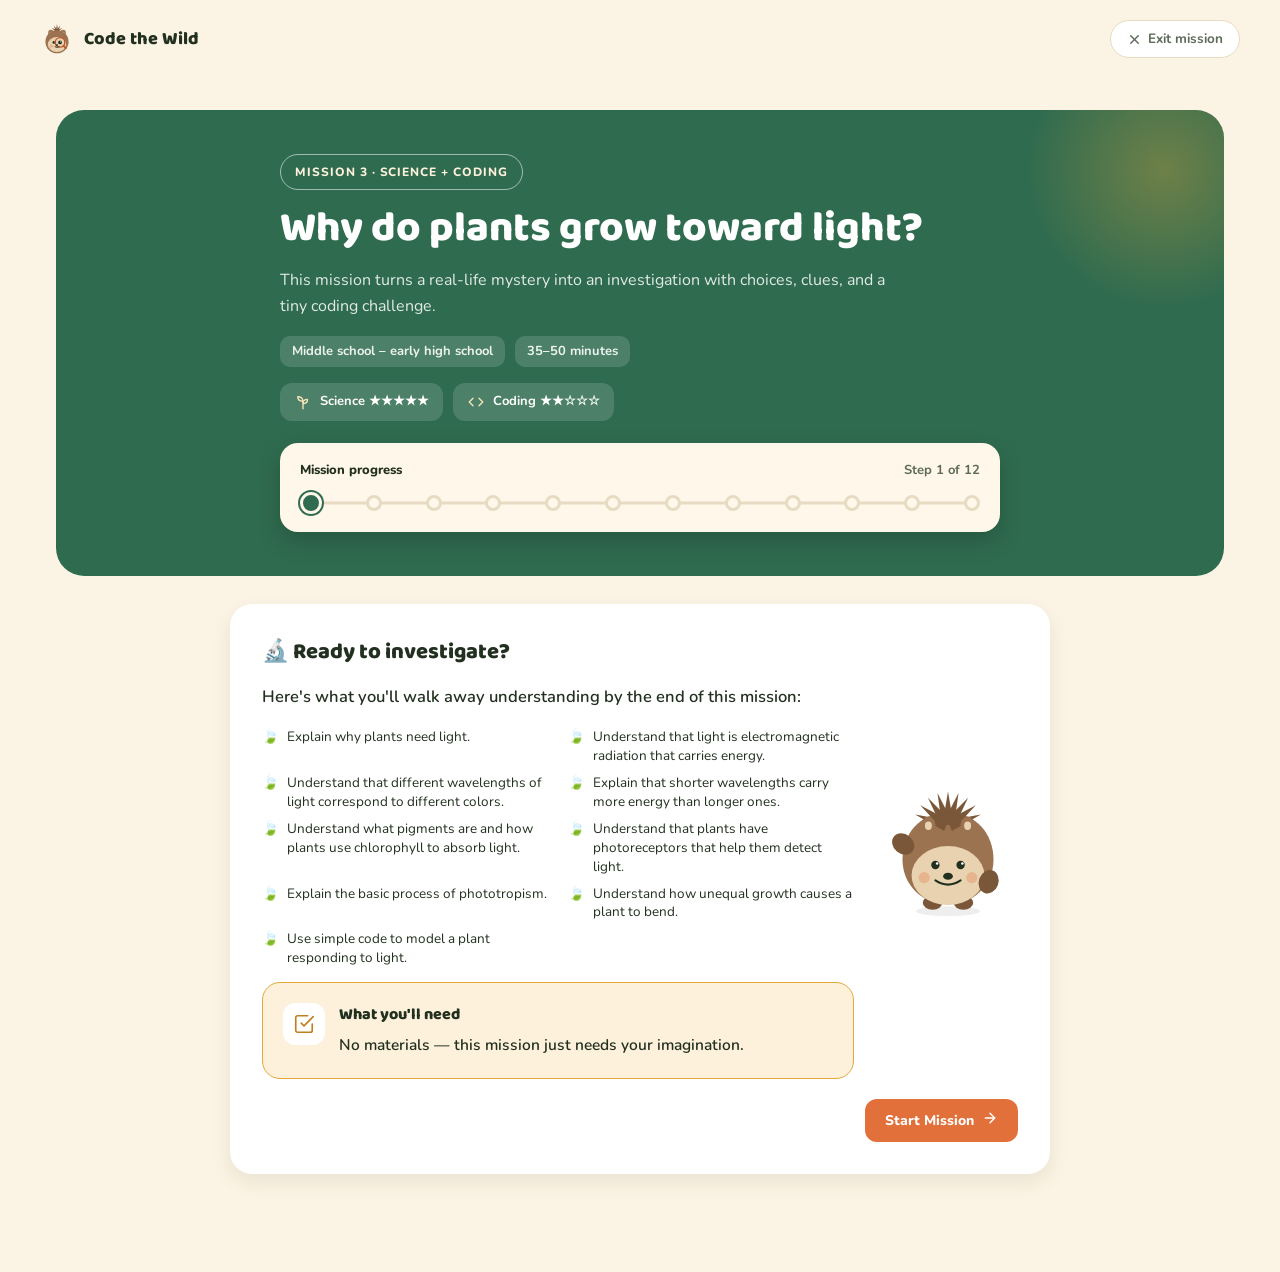
<file: missions/mission-3/index.html>
<!DOCTYPE html>
<html lang="en">
  <head>
    <meta charset="UTF-8" />
    <meta name="viewport" content="width=device-width, initial-scale=1.0" />
    <title>Mission 3 | Why Do Plants Grow Toward Light?</title>
    <link rel="icon" type="image/svg+xml" href="../../assets/favicon.svg" />
    <link rel="stylesheet" href="../../style.css" />
    <link rel="stylesheet" href="../../assets/animations.css" /> <!-- animations: delete this line + the script below to turn off -->
  </head>
  <body>
    <div class="site-header">
      <a class="site-brand" href="../../index.html">
        <span class="site-brand-mark">
          <svg width="34" height="34" viewBox="0 0 100 100">
            <g transform="rotate(-56 50 28)"><polygon points="50,10 46,30 54,30" fill="#7A5738"/></g>
            <g transform="rotate(-28 50 28)"><polygon points="50,8 46,30 54,30" fill="#7A5738"/></g>
            <polygon points="50,6 46,30 54,30" fill="#7A5738"/>
            <g transform="rotate(28 50 28)"><polygon points="50,8 46,30 54,30" fill="#7A5738"/></g>
            <g transform="rotate(56 50 28)"><polygon points="50,10 46,30 54,30" fill="#7A5738"/></g>
            <ellipse cx="32" cy="32" rx="8" ry="9" fill="#9C7350"/>
            <ellipse cx="68" cy="32" rx="8" ry="9" fill="#9C7350"/>
            <ellipse cx="32" cy="33" rx="4" ry="4.5" fill="#E8D2B0"/>
            <ellipse cx="68" cy="33" rx="4" ry="4.5" fill="#E8D2B0"/>
            <circle cx="50" cy="58" r="34" fill="#9C7350"/>
            <ellipse cx="50" cy="66" rx="27" ry="22" fill="#E8D2B0"/>
            <circle cx="33" cy="71" r="5" fill="#E2703A" opacity="0.3"/>
            <circle cx="41" cy="60" r="4.2" fill="#22301F"/>
            <circle cx="42.5" cy="58.5" r="1.3" fill="#FFFFFF"/>
            <circle cx="59" cy="60" r="5.6" fill="#22301F"/>
            <circle cx="60.8" cy="58.2" r="1.7" fill="#FFFFFF"/>
            <circle cx="59" cy="60" r="14" fill="none" stroke="#C1552A" stroke-width="4"/>
            <line x1="68.5" y1="69.5" x2="76" y2="77" stroke="#C1552A" stroke-width="5" stroke-linecap="round"/>
            <ellipse cx="50" cy="68" rx="3.4" ry="2.4" fill="#22301F"/>
            <path d="M44,73 Q50,77 56,73" stroke="#22301F" stroke-width="2.6" fill="none" stroke-linecap="round"/>
          </svg>
        </span>
        <span class="site-brand-name">Code the Wild</span>
      </a>
      <a class="btn-exit" href="../../missions.html">
        <svg width="15" height="15" viewBox="0 0 24 24" fill="none" stroke="currentColor" stroke-width="2.2" stroke-linecap="round" stroke-linejoin="round"><line x1="18" y1="6" x2="6" y2="18"></line><line x1="6" y1="6" x2="18" y2="18"></line></svg>
        Exit mission
      </a>
    </div>

    <div class="page-mascot" id="page-mascot">
      <div data-mascot="idle" data-mascot-size="185" id="page-mascot-figure"></div>
      <span class="page-mascot-bubble" id="page-mascot-bubble"></span>
    </div>

    <svg class="side-decor side-decor-left" viewBox="0 0 130 1000" preserveAspectRatio="none" xmlns="http://www.w3.org/2000/svg">
      <path d="M55,20 C118,150 12,280 78,410 C142,540 8,670 70,800 C110,880 30,950 55,990" fill="none" stroke="var(--muted-soft)" stroke-width="4" stroke-dasharray="1 16" stroke-linecap="round" opacity="0.8"/>
      <ellipse cx="55" cy="20" rx="11" ry="24" fill="var(--gold)" opacity="0.75" transform="rotate(-20 55 20)"/>
      <ellipse cx="55" cy="20" rx="11" ry="24" fill="var(--primary)" opacity="0.55" transform="rotate(30 55 20)"/>
      <ellipse cx="70" cy="500" rx="10" ry="20" fill="var(--primary)" opacity="0.5" transform="rotate(10 70 500)"/>
      <ellipse cx="55" cy="990" rx="11" ry="24" fill="var(--primary)" opacity="0.6" transform="rotate(-15 55 990)"/>
      <ellipse cx="55" cy="990" rx="11" ry="24" fill="var(--gold)" opacity="0.75" transform="rotate(35 55 990)"/>
    </svg>
    <svg class="side-decor side-decor-right" viewBox="0 0 130 1000" preserveAspectRatio="none" xmlns="http://www.w3.org/2000/svg">
      <path d="M55,20 C118,150 12,280 78,410 C142,540 8,670 70,800 C110,880 30,950 55,990" fill="none" stroke="var(--muted-soft)" stroke-width="4" stroke-dasharray="1 16" stroke-linecap="round" opacity="0.8"/>
      <ellipse cx="55" cy="20" rx="11" ry="24" fill="var(--gold)" opacity="0.75" transform="rotate(-20 55 20)"/>
      <ellipse cx="55" cy="20" rx="11" ry="24" fill="var(--primary)" opacity="0.55" transform="rotate(30 55 20)"/>
      <ellipse cx="70" cy="500" rx="10" ry="20" fill="var(--primary)" opacity="0.5" transform="rotate(10 70 500)"/>
      <ellipse cx="55" cy="990" rx="11" ry="24" fill="var(--primary)" opacity="0.6" transform="rotate(-15 55 990)"/>
      <ellipse cx="55" cy="990" rx="11" ry="24" fill="var(--gold)" opacity="0.75" transform="rotate(35 55 990)"/>
    </svg>

    <div class="hero-wrap">
      <header class="hero">
        <div class="hero-glow"></div>
        <div class="hero-content">
        <span class="eyebrow">Mission 3 &middot; Science + Coding</span>
        <h1>Why do plants grow toward light?</h1>
        <p class="hero-text">
          This mission turns a real-life mystery into an investigation with choices, clues, and a tiny coding challenge.
        </p>

        <div class="hero-meta">
          <span>Middle school &ndash; early high school</span>
          <span>35&ndash;50 minutes</span>
        </div>

        <div class="hero-badges">
          <span>
            <svg width="18" height="18" viewBox="0 0 24 24" fill="none" stroke="#F6E4B8" stroke-width="1.8" stroke-linecap="round" stroke-linejoin="round"><path d="M12 21V11"></path><path d="M12 11c0-4 -3-6-7-6 0 4 3 6 7 6Z"></path><path d="M12 14c0-3.5 2.5-5.5 6-5.5 0 3.5 -2.5 5.5 -6 5.5Z"></path></svg>
            Science &#9733;&#9733;&#9733;&#9733;&#9733;
          </span>
          <span>
            <svg width="18" height="18" viewBox="0 0 24 24" fill="none" stroke="#F6E4B8" stroke-width="1.8" stroke-linecap="round" stroke-linejoin="round"><polyline points="8 7 3 12 8 17"></polyline><polyline points="16 7 21 12 16 17"></polyline></svg>
            Coding &#9733;&#9733;&#9734;&#9734;&#9734;
          </span>
        </div>

        <div class="progress-card">
          <div class="progress-top">
            <span>Mission progress</span>
            <span id="progress-label">Step 1 of 12</span>
          </div>
          <div class="progress-track" id="progress-track">
            <div class="progress-line"></div>
            <div class="progress-line-fill" id="progress-line-fill"></div>
          </div>
        </div>
        </div>
      </header>
    </div>

    <main class="mission-shell">

      <!-- Intro : mission overview, shown before Step 1 -->
      <div class="intro-card" id="mission-intro">
        <div style="display: flex; align-items: center; gap: 24px; flex-wrap: wrap;">
          <div style="flex: 1; min-width: 260px; display: flex; flex-direction: column; gap: 14px;">
            <h2>&#128300; Ready to investigate?</h2>
            <p class="step-copy">Here's what you'll walk away understanding by the end of this mission:</p>
            <ul class="learn-list">
              <li><span>&#127811;</span> Explain why plants need light.</li>
              <li><span>&#127811;</span> Understand that light is electromagnetic radiation that carries energy.</li>
              <li><span>&#127811;</span> Understand that different wavelengths of light correspond to different colors.</li>
              <li><span>&#127811;</span> Explain that shorter wavelengths carry more energy than longer ones.</li>
              <li><span>&#127811;</span> Understand what pigments are and how plants use chlorophyll to absorb light.</li>
              <li><span>&#127811;</span> Understand that plants have photoreceptors that help them detect light.</li>
              <li><span>&#127811;</span> Explain the basic process of phototropism.</li>
              <li><span>&#127811;</span> Understand how unequal growth causes a plant to bend.</li>
              <li><span>&#127811;</span> Use simple code to model a plant responding to light.</li>
            </ul>
            <div class="callout callout-gold">
              <div class="callout-icon">
                <svg width="22" height="22" viewBox="0 0 24 24" fill="none" stroke="#C1801E" stroke-width="1.8" stroke-linecap="round" stroke-linejoin="round"><path d="M9 11l3 3L22 4"></path><path d="M21 12v7a2 2 0 0 1-2 2H5a2 2 0 0 1-2-2V5a2 2 0 0 1 2-2h11"></path></svg>
              </div>
              <div class="callout-body">
                <h3>What you'll need</h3>
                <p>No materials &mdash; this mission just needs your imagination.</p>
              </div>
            </div>
          </div>
          <div data-mascot="idle" data-mascot-size="140" style="flex-shrink: 0;"></div>
        </div>
        <button class="btn btn-accent" id="start-mission-btn" type="button" style="align-self: flex-end;">
          Start Mission <span class="icon">
            <svg width="16" height="16" viewBox="0 0 24 24" fill="none" stroke="#FFFFFF" stroke-width="2.2" stroke-linecap="round" stroke-linejoin="round"><line x1="5" y1="12" x2="19" y2="12"></line><polyline points="12 5 19 12 12 19"></polyline></svg>
          </span>
        </button>
      </div>

      <!-- Step 1 : WONDER + PREDICT -->
      <section class="step-card" data-step="1">
        <div class="step-header">
          <span class="step-number">Step 1</span>
          <h2>&#127793; A strange-looking plant</h2>
        </div>
        <p class="step-copy">
          Imagine you put a plant in a room with only one window. You leave it there for several days.
          When you come back, what do you think the plant will look like?
        </p>

        <div class="question-block">
          <div class="choice-grid" data-mode="ack" data-message="Awesome! There's no need to reveal the correct answer yet &mdash; keep your prediction in mind as we investigate.">
            <button class="choice-btn" type="button">&#127807; It keeps growing straight up.</button>
            <button class="choice-btn" type="button">&#9728;&#65039; It bends toward the window.</button>
            <button class="choice-btn" type="button">&#127758; It bends away from the window.</button>
          </div>
          <button class="check-btn" type="button">Submit</button>
          <div class="feedback-box">Pick a choice and submit.</div>
        </div>

        <p class="step-copy"><strong>Why do you think that happens?</strong></p>

        <div class="question-block">
          <div class="choice-grid" data-mode="ack" data-message="Keep your prediction in mind! We're going to collect some clues and see if the evidence supports your idea.">
            <button class="choice-btn" type="button">&#127774; Plants like warmth.</button>
            <button class="choice-btn" type="button">&#128167; Plants are looking for water.</button>
            <button class="choice-btn" type="button">&#9728;&#65039; Plants need sunlight.</button>
            <button class="choice-btn" type="button">&#129300; I'm not sure.</button>
          </div>
          <button class="check-btn" type="button">Submit</button>
          <div class="feedback-box">Pick a choice and submit.</div>
        </div>

        <p class="step-copy">
          The plant can't walk toward the window. It doesn't have eyes. So how does it "know" where the light is coming from?
          That's today's mystery.
        </p>

        <h3 class="step-subhead">Make a prediction</h3>
        <p class="step-copy">Before we investigate, think about what a plant actually needs light for.</p>

        <div class="question-block">
          <p class="step-copy"><strong>What does light help a plant do?</strong></p>
          <div class="choice-grid" data-mode="reveal" data-explain="Plants use light energy to make sugars through photosynthesis &mdash; converting light energy into chemical energy stored in molecules such as glucose.">
            <button class="choice-btn" type="button" data-correct="false">&#127777;&#65039; Stay warm<span class="result-icon icon-check"><svg width="18" height="18" viewBox="0 0 24 24" fill="none" stroke="currentColor" stroke-width="2.4" stroke-linecap="round" stroke-linejoin="round"><polyline points="20 6 9 17 4 12"></polyline></svg></span><span class="result-icon icon-x"><svg width="18" height="18" viewBox="0 0 24 24" fill="none" stroke="currentColor" stroke-width="2.4" stroke-linecap="round" stroke-linejoin="round"><line x1="18" y1="6" x2="6" y2="18"></line><line x1="6" y1="6" x2="18" y2="18"></line></svg></span></button>
            <button class="choice-btn" type="button" data-correct="false">&#128167; Find water<span class="result-icon icon-check"><svg width="18" height="18" viewBox="0 0 24 24" fill="none" stroke="currentColor" stroke-width="2.4" stroke-linecap="round" stroke-linejoin="round"><polyline points="20 6 9 17 4 12"></polyline></svg></span><span class="result-icon icon-x"><svg width="18" height="18" viewBox="0 0 24 24" fill="none" stroke="currentColor" stroke-width="2.4" stroke-linecap="round" stroke-linejoin="round"><line x1="18" y1="6" x2="6" y2="18"></line><line x1="6" y1="6" x2="18" y2="18"></line></svg></span></button>
            <button class="choice-btn" type="button" data-correct="true">&#127852; Make food<span class="result-icon icon-check"><svg width="18" height="18" viewBox="0 0 24 24" fill="none" stroke="currentColor" stroke-width="2.4" stroke-linecap="round" stroke-linejoin="round"><polyline points="20 6 9 17 4 12"></polyline></svg></span><span class="result-icon icon-x"><svg width="18" height="18" viewBox="0 0 24 24" fill="none" stroke="currentColor" stroke-width="2.4" stroke-linecap="round" stroke-linejoin="round"><line x1="18" y1="6" x2="6" y2="18"></line><line x1="6" y1="6" x2="18" y2="18"></line></svg></span></button>
            <button class="choice-btn" type="button" data-correct="false">&#127793; Grow roots<span class="result-icon icon-check"><svg width="18" height="18" viewBox="0 0 24 24" fill="none" stroke="currentColor" stroke-width="2.4" stroke-linecap="round" stroke-linejoin="round"><polyline points="20 6 9 17 4 12"></polyline></svg></span><span class="result-icon icon-x"><svg width="18" height="18" viewBox="0 0 24 24" fill="none" stroke="currentColor" stroke-width="2.4" stroke-linecap="round" stroke-linejoin="round"><line x1="18" y1="6" x2="6" y2="18"></line><line x1="6" y1="6" x2="18" y2="18"></line></svg></span></button>
          </div>
          <button class="check-btn" type="button">Submit</button>
          <div class="feedback-box">Pick a choice and submit.</div>
        </div>

        <div class="callout callout-gold">
          <div class="callout-icon" data-mascot="curious" data-mascot-size="42" style="width: 48px; height: 54px; overflow: visible;"></div>
          <div class="callout-body">
            <h3>Key idea</h3>
            <p>
              This is a pretty amazing energy journey: light energy &rarr; plant &rarr; food &rarr; you.
              When we eat plants &mdash; or animals that ate plants &mdash; we are ultimately using energy that originally came from sunlight.
            </p>
          </div>
        </div>

        <div class="question-block">
          <p class="step-copy"><strong>If light is important for making food, would it be useful for a plant to grow toward a brighter area?</strong></p>
          <div class="choice-grid" data-mode="reveal" data-explain="But now we have a much bigger question: how does the plant detect where the light is coming from? Let's investigate a real plant.">
            <button class="choice-btn" type="button" data-correct="true">Yes<span class="result-icon icon-check"><svg width="18" height="18" viewBox="0 0 24 24" fill="none" stroke="currentColor" stroke-width="2.4" stroke-linecap="round" stroke-linejoin="round"><polyline points="20 6 9 17 4 12"></polyline></svg></span><span class="result-icon icon-x"><svg width="18" height="18" viewBox="0 0 24 24" fill="none" stroke="currentColor" stroke-width="2.4" stroke-linecap="round" stroke-linejoin="round"><line x1="18" y1="6" x2="6" y2="18"></line><line x1="6" y1="6" x2="18" y2="18"></line></svg></span></button>
            <button class="choice-btn" type="button" data-correct="false">No<span class="result-icon icon-check"><svg width="18" height="18" viewBox="0 0 24 24" fill="none" stroke="currentColor" stroke-width="2.4" stroke-linecap="round" stroke-linejoin="round"><polyline points="20 6 9 17 4 12"></polyline></svg></span><span class="result-icon icon-x"><svg width="18" height="18" viewBox="0 0 24 24" fill="none" stroke="currentColor" stroke-width="2.4" stroke-linecap="round" stroke-linejoin="round"><line x1="18" y1="6" x2="6" y2="18"></line><line x1="6" y1="6" x2="18" y2="18"></line></svg></span></button>
            <button class="choice-btn" type="button" data-correct="false">I'm not sure<span class="result-icon icon-check"><svg width="18" height="18" viewBox="0 0 24 24" fill="none" stroke="currentColor" stroke-width="2.4" stroke-linecap="round" stroke-linejoin="round"><polyline points="20 6 9 17 4 12"></polyline></svg></span><span class="result-icon icon-x"><svg width="18" height="18" viewBox="0 0 24 24" fill="none" stroke="currentColor" stroke-width="2.4" stroke-linecap="round" stroke-linejoin="round"><line x1="18" y1="6" x2="6" y2="18"></line><line x1="6" y1="6" x2="18" y2="18"></line></svg></span></button>
          </div>
          <button class="check-btn" type="button">Submit</button>
          <div class="feedback-box">Pick a choice and submit.</div>
        </div>

        <button class="next-btn btn btn-accent" type="button">Next <span class="icon">
          <svg width="16" height="16" viewBox="0 0 24 24" fill="none" stroke="#FFFFFF" stroke-width="2.2" stroke-linecap="round" stroke-linejoin="round"><line x1="5" y1="12" x2="19" y2="12"></line><polyline points="12 5 19 12 12 19"></polyline></svg>
        </span></button>
      </section>

      <!-- Step 2 : INVESTIGATE -->
      <section class="step-card" data-step="2">
        <div class="step-header">
          <span class="step-number">Step 2</span>
          <h2>
            <svg width="20" height="20" viewBox="0 0 24 24" fill="none" stroke="currentColor" stroke-width="1.8" stroke-linecap="round" stroke-linejoin="round" style="vertical-align: -3px; margin-right: 4px;"><circle cx="10.5" cy="10.5" r="6"></circle><path d="m20.5 20.5-4.6-4.6"></path></svg>
            Become a plant scientist
          </h2>
        </div>
        <p class="step-copy">
          Find one plant &mdash; outside, in your house, at school, or in a classroom. Spend about 2 minutes simply observing it
          before answering the questions below. Don't worry about getting the "right" answer &mdash; scientists begin by observing
          what is actually happening. Your job is to collect evidence: look closely at the stem, leaves, and light around the plant.
        </p>

        <div class="mini-card">
          <h3>Observation 1 &middot; Look at the stem</h3>
          <p>Is the stem...</p>
          <div class="question-block">
            <div class="choice-grid compact" data-mode="ack" data-message="Noted &mdash; keep that in mind as you look at the leaves next.">
              <button class="choice-btn" type="button">Mostly straight</button>
              <button class="choice-btn" type="button">Curving in one direction</button>
              <button class="choice-btn" type="button">Curving in several directions</button>
              <button class="choice-btn" type="button">Hard to tell</button>
            </div>
            <button class="check-btn" type="button">Submit</button>
            <div class="feedback-box">Pick a choice and submit.</div>
          </div>
          <label class="notebook-label" for="notebook-1">&#128300; Scientist's Notebook &mdash; describe what you see in your own words</label>
          <textarea id="notebook-1" class="notebook-textarea" placeholder="For example: The stem is mostly straight near the bottom, but it curves toward the window near the top."></textarea>
        </div>

        <div class="mini-card">
          <h3>Observation 2 &middot; Look at the leaves</h3>
          <p>Are the leaves...</p>
          <div class="question-block">
            <div class="choice-grid compact" data-mode="ack" data-message="Good eye &mdash; now let's find the light source.">
              <button class="choice-btn" type="button">Spread evenly</button>
              <button class="choice-btn" type="button">Concentrated on one side</button>
              <button class="choice-btn" type="button">Mostly growing upward</button>
              <button class="choice-btn" type="button">Hard to tell</button>
            </div>
            <button class="check-btn" type="button">Submit</button>
            <div class="feedback-box">Pick a choice and submit.</div>
          </div>
          <label class="notebook-label" for="notebook-2">&#128300; Scientist's Notebook &mdash; give at least two details about what you see</label>
          <textarea id="notebook-2" class="notebook-textarea" placeholder="Describe where the leaves are located, whether they face a particular direction, and whether one side looks different from the other."></textarea>
        </div>

        <div class="mini-card">
          <h3>Observation 3 &middot; Find the light</h3>
          <p>Where does the strongest light seem to be coming from?</p>
          <div class="question-block">
            <div class="choice-grid compact" data-mode="ack" data-message="Great &mdash; now compare that to what you saw in the stem and leaves.">
              <button class="choice-btn" type="button">Above</button>
              <button class="choice-btn" type="button">Left</button>
              <button class="choice-btn" type="button">Right</button>
              <button class="choice-btn" type="button">Several directions</button>
              <button class="choice-btn" type="button">I'm not sure</button>
            </div>
            <button class="check-btn" type="button">Submit</button>
            <div class="feedback-box">Pick a choice and submit.</div>
          </div>
          <label class="notebook-label" for="notebook-3">&#128300; Scientist's Notebook &mdash; use evidence from your surroundings</label>
          <textarea id="notebook-3" class="notebook-textarea" placeholder="Where is the brightest area? Is there a window, lamp, or opening nearby? Does one side of the plant seem brighter?"></textarea>
        </div>

        <div class="mini-card">
          <h3>Observation 4 &middot; Connect your evidence</h3>
          <p>Does the direction of the plant seem related to the direction of the light?</p>
          <div class="question-block">
            <div class="choice-grid compact" data-mode="ack" data-message="Nice work connecting your evidence &mdash; that's exactly how scientists build a conclusion.">
              <button class="choice-btn" type="button">Yes</button>
              <button class="choice-btn" type="button">Maybe</button>
              <button class="choice-btn" type="button">No</button>
              <button class="choice-btn" type="button">I'm not sure</button>
            </div>
            <button class="check-btn" type="button">Submit</button>
            <div class="feedback-box">Pick a choice and submit.</div>
          </div>
          <label class="notebook-label" for="notebook-4">&#128300; Scientist's Notebook &mdash; connect at least two observations</label>
          <textarea id="notebook-4" class="notebook-textarea" placeholder="For example: The stem curves toward the window, and most of the leaves also face the window. The window is the brightest source of light nearby."></textarea>
        </div>

        <div class="callout callout-tip">
          <div class="callout-icon" data-mascot="curious" data-mascot-size="42" style="width: 48px; height: 54px; overflow: visible;"></div>
          <div class="callout-body">
            <h3>Scientist tip</h3>
            <p>
              One observation doesn't always tell us the answer. Scientists often collect multiple pieces of evidence and look for
              patterns before drawing a conclusion. If your plant's behavior is ambiguous, that's okay &mdash; try the investigation
              again with a second plant.
            </p>
          </div>
        </div>

        <button class="next-btn btn btn-accent" type="button">Next <span class="icon">
          <svg width="16" height="16" viewBox="0 0 24 24" fill="none" stroke="#FFFFFF" stroke-width="2.2" stroke-linecap="round" stroke-linejoin="round"><line x1="5" y1="12" x2="19" y2="12"></line><polyline points="12 5 19 12 12 19"></polyline></svg>
        </span></button>
      </section>

      <!-- Step 3 : WHAT IS LIGHT -->
      <section class="step-card" data-step="3">
        <div class="step-header">
          <span class="step-number">Step 3</span>
          <h2>&#128161; Light is energy</h2>
        </div>
        <p class="step-copy">We usually think of light as something that lets us see.</p>
        <p class="step-copy">
          But light does much more than that &mdash; light is a form of <strong>electromagnetic radiation</strong>. The basic idea
          is simple: light can travel through space and carry energy from one place to another.
        </p>
        <p class="step-copy">
          The light from the Sun travels through space, reaches Earth, and provides energy that plants can capture. Sunlight
          shining on a leaf isn't just making the leaf brighter &mdash; it is delivering energy.
        </p>

        <div class="icon-row" data-anim-loop data-anim="zoom">
          <div class="icon-row-line"></div>
          <div class="icon-node">
            <div class="icon-badge">
              <svg width="28" height="28" viewBox="0 0 24 24" fill="none" stroke="#C1801E" stroke-width="1.8" stroke-linecap="round" stroke-linejoin="round"><circle cx="12" cy="12" r="4.5"></circle><path d="M12 2v3M12 19v3M4.2 4.2l2.1 2.1M17.7 17.7l2.1 2.1M2 12h3M19 12h3M4.2 19.8l2.1-2.1M17.7 6.3l2.1-2.1"></path></svg>
            </div>
            <span>Light energy</span>
          </div>
          <span class="icon-arrow">
            <svg width="16" height="16" viewBox="0 0 24 24" fill="none" stroke="currentColor" stroke-width="2.2" stroke-linecap="round" stroke-linejoin="round"><line x1="5" y1="12" x2="19" y2="12"></line><polyline points="12 5 19 12 12 19"></polyline></svg>
          </span>
          <div class="icon-node">
            <div class="icon-badge tone-primary">
              <svg width="28" height="28" viewBox="0 0 24 24" fill="none" stroke="#1E4A35" stroke-width="1.8" stroke-linecap="round" stroke-linejoin="round"><path d="M12 21V11"></path><path d="M12 11c0-4 -3-6-7-6 0 4 3 6 7 6Z"></path><path d="M12 14c0-3.5 2.5-5.5 6-5.5 0 3.5 -2.5 5.5 -6 5.5Z"></path></svg>
            </div>
            <span>Plant</span>
          </div>
          <span class="icon-arrow">
            <svg width="16" height="16" viewBox="0 0 24 24" fill="none" stroke="currentColor" stroke-width="2.2" stroke-linecap="round" stroke-linejoin="round"><line x1="5" y1="12" x2="19" y2="12"></line><polyline points="12 5 19 12 12 19"></polyline></svg>
          </span>
          <div class="icon-node">
            <div class="icon-badge tone-accent">
              <svg width="28" height="28" viewBox="0 0 24 24" fill="none" stroke="#C1552A" stroke-width="1.8" stroke-linecap="round" stroke-linejoin="round"><path d="M12 8c-3.5 0-6 2.7-6 6.4C6 18 8.3 21 11 21c.7 0 1.3-.2 1.9-.5.5.3 1.2.5 1.9.5 2.7 0 5-3 5-6.6C19.8 10.7 17.3 8 13.8 8c-.6 0-1.2.1-1.8.4"></path><path d="M12 8V5.5c0-1 .8-2 2-2.3"></path></svg>
            </div>
            <span>Food</span>
          </div>
          <span class="icon-arrow">
            <svg width="16" height="16" viewBox="0 0 24 24" fill="none" stroke="currentColor" stroke-width="2.2" stroke-linecap="round" stroke-linejoin="round"><line x1="5" y1="12" x2="19" y2="12"></line><polyline points="12 5 19 12 12 19"></polyline></svg>
          </span>
          <div class="icon-node">
            <div class="icon-badge">
              <svg width="28" height="28" viewBox="0 0 24 24" fill="none" stroke="#C1801E" stroke-width="1.8" stroke-linecap="round" stroke-linejoin="round"><circle cx="12" cy="7" r="3.2"></circle><path d="M5 20c1-4 4-6 7-6s6 2 7 6"></path></svg>
            </div>
            <span>You</span>
          </div>
        </div>

        <p class="step-copy">
          Plants use that energy during photosynthesis to build energy-rich molecules &mdash; molecules that are later used by the
          plant, and ultimately by other organisms that eat the plant.
        </p>
        <p class="step-copy">
          But here's something interesting: not all light is the same. The light we see as different colors is made up of
          electromagnetic radiation with different wavelengths.
        </p>

        <button class="next-btn btn btn-accent" type="button">Next <span class="icon">
          <svg width="16" height="16" viewBox="0 0 24 24" fill="none" stroke="#FFFFFF" stroke-width="2.2" stroke-linecap="round" stroke-linejoin="round"><line x1="5" y1="12" x2="19" y2="12"></line><polyline points="12 5 19 12 12 19"></polyline></svg>
        </span></button>
      </section>

      <!-- Step 4 : WAVELENGTH + ENERGY AND LIGHT -->
      <section class="step-card" data-step="4">
        <div class="step-header">
          <span class="step-number">Step 4</span>
          <h2>&#127754; What is wavelength?</h2>
        </div>
        <p class="step-copy">Imagine watching waves move across the surface of water.</p>
        <p class="step-copy">The distance from one wave peak to the next is called the <strong>wavelength</strong>.</p>

        <div class="concept-visual">
          <svg viewBox="0 0 640 150" xmlns="http://www.w3.org/2000/svg" data-anim="wave">
            <path d="M20,85 Q35,55 50,85 Q65,115 80,85 Q95,55 110,85 Q125,115 140,85 Q155,55 170,85 Q185,115 200,85 Q215,55 230,85 Q245,115 260,85 Q275,55 290,85 Q305,115 320,85 Q335,55 350,85 Q365,115 380,85 Q395,55 410,85 Q425,115 440,85 Q455,55 470,85 Q485,115 500,85 Q515,55 530,85 Q545,115 560,85 Q575,55 590,85 Q605,115 620,85" fill="none" stroke="#3b7dd8" stroke-width="4" stroke-linecap="round"/>
            <line x1="95" y1="55" x2="95" y2="30" stroke="var(--muted-soft)" stroke-width="1.5" stroke-dasharray="3 3"/>
            <line x1="155" y1="55" x2="155" y2="30" stroke="var(--muted-soft)" stroke-width="1.5" stroke-dasharray="3 3"/>
            <path d="M95,32 L95,26 L155,26 L155,32" fill="none" stroke="var(--muted)" stroke-width="1.5"/>
            <text x="125" y="18" text-anchor="middle" font-size="13" font-weight="800" fill="var(--text)" font-family="'Baloo 2', sans-serif">wavelength (&#955;)</text>
          </svg>
          <p class="concept-visual-caption">The distance from one peak to the next &mdash; here, every peak is spaced the same distance apart.</p>
        </div>

        <p class="step-copy">
          Light can behave like a wave too &mdash; except the wavelengths of visible light are incredibly small. Wavelength is
          usually measured in nanometers (nm). To put that into perspective, 1 millimeter is about the thickness of a penny. One
          nanometer is one millionth of a millimeter &mdash; 1&nbsp;mm&nbsp;=&nbsp;1,000,000&nbsp;nm.
        </p>

        <p class="step-copy"><strong>&#127752; Different wavelengths, different colors.</strong> Visible light contains a range of wavelengths that our eyes perceive as different colors:</p>

        <div class="spectrum-row" data-anim="spectrum">
          <div class="spectrum-chip" style="background:#3b7dd8;"><span>&#128309; Blue</span><span>~450 nm</span></div>
          <div class="spectrum-chip" style="background:#3f9d5e;"><span>&#128994; Green</span><span>500&ndash;550 nm</span></div>
          <div class="spectrum-chip" style="background:#c99a2e;"><span>&#128993; Yellow</span><span>570&ndash;590 nm</span></div>
          <div class="spectrum-chip" style="background:#c1712f;"><span>&#128992; Orange</span><span>600&ndash;650 nm</span></div>
          <div class="spectrum-chip" style="background:#b8462f;"><span>&#128308; Red</span><span>650&ndash;700 nm</span></div>
        </div>
        <p class="step-copy" style="font-size: 13px;">Blue light has a shorter wavelength than red light. Red light has a longer wavelength than blue light.</p>

        <p class="step-copy"><strong>&#127752; Quick check</strong> &mdash; look at the rainbow above.</p>

        <div class="mini-card">
          <p>Which color has the longest wavelength?</p>
          <div class="question-block">
            <div class="choice-grid compact" data-mode="reveal" data-explain="Red sits at the long-wavelength end of visible light.">
              <button class="choice-btn" type="button" data-correct="false">&#128309; Blue<span class="result-icon icon-check"><svg width="16" height="16" viewBox="0 0 24 24" fill="none" stroke="currentColor" stroke-width="2.4" stroke-linecap="round" stroke-linejoin="round"><polyline points="20 6 9 17 4 12"></polyline></svg></span><span class="result-icon icon-x"><svg width="16" height="16" viewBox="0 0 24 24" fill="none" stroke="currentColor" stroke-width="2.4" stroke-linecap="round" stroke-linejoin="round"><line x1="18" y1="6" x2="6" y2="18"></line><line x1="6" y1="6" x2="18" y2="18"></line></svg></span></button>
              <button class="choice-btn" type="button" data-correct="false">&#128994; Green<span class="result-icon icon-check"><svg width="16" height="16" viewBox="0 0 24 24" fill="none" stroke="currentColor" stroke-width="2.4" stroke-linecap="round" stroke-linejoin="round"><polyline points="20 6 9 17 4 12"></polyline></svg></span><span class="result-icon icon-x"><svg width="16" height="16" viewBox="0 0 24 24" fill="none" stroke="currentColor" stroke-width="2.4" stroke-linecap="round" stroke-linejoin="round"><line x1="18" y1="6" x2="6" y2="18"></line><line x1="6" y1="6" x2="18" y2="18"></line></svg></span></button>
              <button class="choice-btn" type="button" data-correct="true">&#128308; Red<span class="result-icon icon-check"><svg width="16" height="16" viewBox="0 0 24 24" fill="none" stroke="currentColor" stroke-width="2.4" stroke-linecap="round" stroke-linejoin="round"><polyline points="20 6 9 17 4 12"></polyline></svg></span><span class="result-icon icon-x"><svg width="16" height="16" viewBox="0 0 24 24" fill="none" stroke="currentColor" stroke-width="2.4" stroke-linecap="round" stroke-linejoin="round"><line x1="18" y1="6" x2="6" y2="18"></line><line x1="6" y1="6" x2="18" y2="18"></line></svg></span></button>
            </div>
            <button class="check-btn" type="button">Submit</button>
            <div class="feedback-box">Pick a choice and submit.</div>
          </div>
        </div>

        <div class="mini-card">
          <p>Which color has the shortest wavelength?</p>
          <div class="question-block">
            <div class="choice-grid compact" data-mode="reveal" data-explain="Blue sits at the short-wavelength end of visible light.">
              <button class="choice-btn" type="button" data-correct="true">&#128309; Blue<span class="result-icon icon-check"><svg width="16" height="16" viewBox="0 0 24 24" fill="none" stroke="currentColor" stroke-width="2.4" stroke-linecap="round" stroke-linejoin="round"><polyline points="20 6 9 17 4 12"></polyline></svg></span><span class="result-icon icon-x"><svg width="16" height="16" viewBox="0 0 24 24" fill="none" stroke="currentColor" stroke-width="2.4" stroke-linecap="round" stroke-linejoin="round"><line x1="18" y1="6" x2="6" y2="18"></line><line x1="6" y1="6" x2="18" y2="18"></line></svg></span></button>
              <button class="choice-btn" type="button" data-correct="false">&#128993; Yellow<span class="result-icon icon-check"><svg width="16" height="16" viewBox="0 0 24 24" fill="none" stroke="currentColor" stroke-width="2.4" stroke-linecap="round" stroke-linejoin="round"><polyline points="20 6 9 17 4 12"></polyline></svg></span><span class="result-icon icon-x"><svg width="16" height="16" viewBox="0 0 24 24" fill="none" stroke="currentColor" stroke-width="2.4" stroke-linecap="round" stroke-linejoin="round"><line x1="18" y1="6" x2="6" y2="18"></line><line x1="6" y1="6" x2="18" y2="18"></line></svg></span></button>
              <button class="choice-btn" type="button" data-correct="false">&#128308; Red<span class="result-icon icon-check"><svg width="16" height="16" viewBox="0 0 24 24" fill="none" stroke="currentColor" stroke-width="2.4" stroke-linecap="round" stroke-linejoin="round"><polyline points="20 6 9 17 4 12"></polyline></svg></span><span class="result-icon icon-x"><svg width="16" height="16" viewBox="0 0 24 24" fill="none" stroke="currentColor" stroke-width="2.4" stroke-linecap="round" stroke-linejoin="round"><line x1="18" y1="6" x2="6" y2="18"></line><line x1="6" y1="6" x2="18" y2="18"></line></svg></span></button>
            </div>
            <button class="check-btn" type="button">Submit</button>
            <div class="feedback-box">Pick a choice and submit.</div>
          </div>
        </div>

        <div class="mini-card">
          <p>Which has the longer wavelength: blue or red?</p>
          <div class="question-block">
            <div class="choice-grid compact" data-mode="reveal" data-explain="">
              <button class="choice-btn" type="button" data-correct="false">&#128309; Blue<span class="result-icon icon-check"><svg width="16" height="16" viewBox="0 0 24 24" fill="none" stroke="currentColor" stroke-width="2.4" stroke-linecap="round" stroke-linejoin="round"><polyline points="20 6 9 17 4 12"></polyline></svg></span><span class="result-icon icon-x"><svg width="16" height="16" viewBox="0 0 24 24" fill="none" stroke="currentColor" stroke-width="2.4" stroke-linecap="round" stroke-linejoin="round"><line x1="18" y1="6" x2="6" y2="18"></line><line x1="6" y1="6" x2="18" y2="18"></line></svg></span></button>
              <button class="choice-btn" type="button" data-correct="true">&#128308; Red<span class="result-icon icon-check"><svg width="16" height="16" viewBox="0 0 24 24" fill="none" stroke="currentColor" stroke-width="2.4" stroke-linecap="round" stroke-linejoin="round"><polyline points="20 6 9 17 4 12"></polyline></svg></span><span class="result-icon icon-x"><svg width="16" height="16" viewBox="0 0 24 24" fill="none" stroke="currentColor" stroke-width="2.4" stroke-linecap="round" stroke-linejoin="round"><line x1="18" y1="6" x2="6" y2="18"></line><line x1="6" y1="6" x2="18" y2="18"></line></svg></span></button>
            </div>
            <button class="check-btn" type="button">Submit</button>
            <div class="feedback-box">Pick a choice and submit.</div>
          </div>
        </div>

        <div class="sequence-block">
          <p class="step-copy"><strong>Challenge</strong> &mdash; put these colors in order from shortest wavelength to longest wavelength.</p>
          <div class="sequence-builder" data-answer='["🔵 Blue","🟢 Green","🟡 Yellow","🔴 Red"]'>
            <div class="sequence-pool"></div>
            <div class="sequence-slots"></div>
          </div>
          <button class="check-btn" type="button">Submit order</button>
          <div class="feedback-box">Tap the cards to build the sequence, then submit.</div>
        </div>

        <h3 class="step-subhead">&#9889; Energy and light</h3>
        <p class="step-copy">We know light carries energy. But does the amount of energy depend on the wavelength? <strong>Yes.</strong></p>
        <p class="step-copy">
          Light travels as individual particles called photons. A shorter-wavelength photon carries more energy than a
          longer-wavelength one.
        </p>

        <div class="concept-visual">
          <svg viewBox="0 0 640 190" xmlns="http://www.w3.org/2000/svg" data-anim="wave">
            <path d="M20,90 Q30,60 40,90 Q50,120 60,90 Q70,60 80,90 Q90,120 100,90 Q110,60 120,90 Q130,120 140,90 Q150,60 160,90 Q170,120 180,90 Q190,60 200,90 Q210,120 220,90 Q230,60 240,90 Q250,120 260,90" fill="none" stroke="#3b7dd8" stroke-width="4" stroke-linecap="round"/>
            <line x1="30" y1="60" x2="30" y2="35" stroke="var(--muted-soft)" stroke-width="1.5" stroke-dasharray="3 3"/>
            <line x1="70" y1="60" x2="70" y2="35" stroke="var(--muted-soft)" stroke-width="1.5" stroke-dasharray="3 3"/>
            <path d="M30,37 L30,31 L70,31 L70,37" fill="none" stroke="var(--muted)" stroke-width="1.5"/>
            <text x="140" y="20" text-anchor="middle" font-size="12.5" font-weight="800" fill="var(--text)" font-family="'Baloo 2', sans-serif">shorter wavelength</text>
            <text x="140" y="150" text-anchor="middle" font-size="12" font-weight="800" fill="#2f6b9c" font-family="'Baloo 2', sans-serif">&#9889; more energy / photon</text>

            <path d="M340,90 Q362.5,60 385,90 Q407.5,120 430,90 Q452.5,60 475,90 Q497.5,120 520,90 Q542.5,60 565,90 Q587.5,120 610,90" fill="none" stroke="#b8462f" stroke-width="4" stroke-linecap="round"/>
            <line x1="362.5" y1="60" x2="362.5" y2="35" stroke="var(--muted-soft)" stroke-width="1.5" stroke-dasharray="3 3"/>
            <line x1="452.5" y1="60" x2="452.5" y2="35" stroke="var(--muted-soft)" stroke-width="1.5" stroke-dasharray="3 3"/>
            <path d="M362.5,37 L362.5,31 L452.5,31 L452.5,37" fill="none" stroke="var(--muted)" stroke-width="1.5"/>
            <text x="480" y="20" text-anchor="middle" font-size="12.5" font-weight="800" fill="var(--text)" font-family="'Baloo 2', sans-serif">longer wavelength</text>
            <text x="480" y="150" text-anchor="middle" font-size="12" font-weight="800" fill="var(--accent-dark)" font-family="'Baloo 2', sans-serif">less energy / photon</text>
          </svg>
          <p class="concept-visual-caption">A useful relationship: <strong>Energy &prop; 1 / wavelength</strong> &mdash; the shorter the wavelength, the more energy each photon carries.</p>
        </div>

        <p class="step-copy">
          So within visible light: blue light (shorter wavelength) carries more energy per photon, while red light (longer
          wavelength) carries less.
        </p>
        <p class="step-copy">
          When a plant absorbs light, it isn't simply absorbing "color" &mdash; it is absorbing energy carried by photons of
          particular wavelengths.
        </p>

        <div class="mini-card">
          <p>Which photon has more energy?</p>
          <div class="question-block">
            <div class="choice-grid compact" data-mode="reveal" data-explain="Shorter wavelength means more energy per photon.">
              <button class="choice-btn" type="button" data-correct="true">&#128309; Blue light<span class="result-icon icon-check"><svg width="16" height="16" viewBox="0 0 24 24" fill="none" stroke="currentColor" stroke-width="2.4" stroke-linecap="round" stroke-linejoin="round"><polyline points="20 6 9 17 4 12"></polyline></svg></span><span class="result-icon icon-x"><svg width="16" height="16" viewBox="0 0 24 24" fill="none" stroke="currentColor" stroke-width="2.4" stroke-linecap="round" stroke-linejoin="round"><line x1="18" y1="6" x2="6" y2="18"></line><line x1="6" y1="6" x2="18" y2="18"></line></svg></span></button>
              <button class="choice-btn" type="button" data-correct="false">&#128308; Red light<span class="result-icon icon-check"><svg width="16" height="16" viewBox="0 0 24 24" fill="none" stroke="currentColor" stroke-width="2.4" stroke-linecap="round" stroke-linejoin="round"><polyline points="20 6 9 17 4 12"></polyline></svg></span><span class="result-icon icon-x"><svg width="16" height="16" viewBox="0 0 24 24" fill="none" stroke="currentColor" stroke-width="2.4" stroke-linecap="round" stroke-linejoin="round"><line x1="18" y1="6" x2="6" y2="18"></line><line x1="6" y1="6" x2="18" y2="18"></line></svg></span></button>
            </div>
            <button class="check-btn" type="button">Submit</button>
            <div class="feedback-box">Pick a choice and submit.</div>
          </div>
        </div>

        <div class="mini-card">
          <p>Which has the longer wavelength?</p>
          <div class="question-block">
            <div class="choice-grid compact" data-mode="reveal" data-explain="">
              <button class="choice-btn" type="button" data-correct="false">&#128309; Blue light<span class="result-icon icon-check"><svg width="16" height="16" viewBox="0 0 24 24" fill="none" stroke="currentColor" stroke-width="2.4" stroke-linecap="round" stroke-linejoin="round"><polyline points="20 6 9 17 4 12"></polyline></svg></span><span class="result-icon icon-x"><svg width="16" height="16" viewBox="0 0 24 24" fill="none" stroke="currentColor" stroke-width="2.4" stroke-linecap="round" stroke-linejoin="round"><line x1="18" y1="6" x2="6" y2="18"></line><line x1="6" y1="6" x2="18" y2="18"></line></svg></span></button>
              <button class="choice-btn" type="button" data-correct="true">&#128308; Red light<span class="result-icon icon-check"><svg width="16" height="16" viewBox="0 0 24 24" fill="none" stroke="currentColor" stroke-width="2.4" stroke-linecap="round" stroke-linejoin="round"><polyline points="20 6 9 17 4 12"></polyline></svg></span><span class="result-icon icon-x"><svg width="16" height="16" viewBox="0 0 24 24" fill="none" stroke="currentColor" stroke-width="2.4" stroke-linecap="round" stroke-linejoin="round"><line x1="18" y1="6" x2="6" y2="18"></line><line x1="6" y1="6" x2="18" y2="18"></line></svg></span></button>
            </div>
            <button class="check-btn" type="button">Submit</button>
            <div class="feedback-box">Pick a choice and submit.</div>
          </div>
        </div>

        <div class="mini-card">
          <p>If wavelength gets shorter, what happens to the energy of each photon?</p>
          <div class="question-block">
            <div class="choice-grid compact" data-mode="reveal" data-explain="">
              <button class="choice-btn" type="button" data-correct="true">It increases<span class="result-icon icon-check"><svg width="16" height="16" viewBox="0 0 24 24" fill="none" stroke="currentColor" stroke-width="2.4" stroke-linecap="round" stroke-linejoin="round"><polyline points="20 6 9 17 4 12"></polyline></svg></span><span class="result-icon icon-x"><svg width="16" height="16" viewBox="0 0 24 24" fill="none" stroke="currentColor" stroke-width="2.4" stroke-linecap="round" stroke-linejoin="round"><line x1="18" y1="6" x2="6" y2="18"></line><line x1="6" y1="6" x2="18" y2="18"></line></svg></span></button>
              <button class="choice-btn" type="button" data-correct="false">It decreases<span class="result-icon icon-check"><svg width="16" height="16" viewBox="0 0 24 24" fill="none" stroke="currentColor" stroke-width="2.4" stroke-linecap="round" stroke-linejoin="round"><polyline points="20 6 9 17 4 12"></polyline></svg></span><span class="result-icon icon-x"><svg width="16" height="16" viewBox="0 0 24 24" fill="none" stroke="currentColor" stroke-width="2.4" stroke-linecap="round" stroke-linejoin="round"><line x1="18" y1="6" x2="6" y2="18"></line><line x1="6" y1="6" x2="18" y2="18"></line></svg></span></button>
              <button class="choice-btn" type="button" data-correct="false">It stays the same<span class="result-icon icon-check"><svg width="16" height="16" viewBox="0 0 24 24" fill="none" stroke="currentColor" stroke-width="2.4" stroke-linecap="round" stroke-linejoin="round"><polyline points="20 6 9 17 4 12"></polyline></svg></span><span class="result-icon icon-x"><svg width="16" height="16" viewBox="0 0 24 24" fill="none" stroke="currentColor" stroke-width="2.4" stroke-linecap="round" stroke-linejoin="round"><line x1="18" y1="6" x2="6" y2="18"></line><line x1="6" y1="6" x2="18" y2="18"></line></svg></span></button>
            </div>
            <button class="check-btn" type="button">Submit</button>
            <div class="feedback-box">Pick a choice and submit.</div>
          </div>
        </div>

        <div class="callout callout-tip">
          <div class="callout-icon" data-mascot="curious" data-mascot-size="42" style="width: 48px; height: 54px; overflow: visible;"></div>
          <div class="callout-body">
            <h3>Think about it</h3>
            <p>If plants need light energy... do you think plants respond equally to every wavelength of light? Keep your prediction in mind.</p>
          </div>
        </div>

        <button class="next-btn btn btn-accent" type="button">Next <span class="icon">
          <svg width="16" height="16" viewBox="0 0 24 24" fill="none" stroke="#FFFFFF" stroke-width="2.2" stroke-linecap="round" stroke-linejoin="round"><line x1="5" y1="12" x2="19" y2="12"></line><polyline points="12 5 19 12 12 19"></polyline></svg>
        </span></button>
      </section>

      <!-- Step 5 : DO PLANTS RESPOND TO ALL LIGHT EQUALLY + RETURN TO THE MYSTERY -->
      <section class="step-card" data-step="5">
        <div class="step-header">
          <span class="step-number">Step 5</span>
          <h2>Do plants respond to all light equally?</h2>
        </div>

        <div class="question-block">
          <p class="step-copy"><strong>&#129300; Make your prediction:</strong></p>
          <div class="choice-grid" data-mode="ack" data-message="Let's find out. Plants contain molecules called pigments that absorb certain wavelengths of light. One of the most important is chlorophyll.">
            <button class="choice-btn" type="button">Yes, all light is basically the same to a plant.</button>
            <button class="choice-btn" type="button">No, plants respond differently to different wavelengths.</button>
            <button class="choice-btn" type="button">I'm not sure.</button>
          </div>
          <button class="check-btn" type="button">Submit</button>
          <div class="feedback-box">Pick a choice and submit.</div>
        </div>

        <p class="step-copy">
          <strong>&#127807; Chlorophyll</strong> absorbs light especially strongly in the blue and red parts of the spectrum. It
          absorbs green light much less strongly.
        </p>

        <div class="concept-visual">
          <svg viewBox="0 0 700 170" xmlns="http://www.w3.org/2000/svg" data-anim="absorb">
            <ellipse cx="320" cy="85" rx="45" ry="62" fill="var(--primary-soft)" stroke="var(--primary)" stroke-width="2"/>
            <line x1="320" y1="26" x2="320" y2="144" stroke="var(--primary-dark)" stroke-width="2"/>

            <line x1="20" y1="45" x2="266" y2="45" stroke="#3b7dd8" stroke-width="4" stroke-linecap="round"/>
            <polygon points="266,38 280,45 266,52" fill="#3b7dd8"/>
            <text x="140" y="32" text-anchor="middle" font-size="11.5" font-weight="800" fill="#2f6b9c" font-family="'Baloo 2', sans-serif">blue light</text>
            <text x="270" y="20" text-anchor="middle" font-size="10.5" font-weight="700" fill="var(--muted)">absorbed</text>

            <line x1="20" y1="120" x2="266" y2="120" stroke="#b8462f" stroke-width="4" stroke-linecap="round"/>
            <polygon points="266,113 280,120 266,127" fill="#b8462f"/>
            <text x="140" y="140" text-anchor="middle" font-size="11.5" font-weight="800" fill="var(--accent-dark)" font-family="'Baloo 2', sans-serif">red light</text>
            <text x="270" y="155" text-anchor="middle" font-size="10.5" font-weight="700" fill="var(--muted)">absorbed</text>

            <line x1="20" y1="82" x2="640" y2="82" stroke="#3f9d5e" stroke-width="4" stroke-linecap="round"/>
            <polygon points="640,75 654,82 640,89" fill="#3f9d5e"/>
            <text x="480" y="70" text-anchor="middle" font-size="11.5" font-weight="800" fill="#2f6b3f" font-family="'Baloo 2', sans-serif">green light &mdash; reflected</text>
            <ellipse cx="672" cy="82" rx="15" ry="9" fill="#ffffff" stroke="var(--text)" stroke-width="1.8"/>
            <circle cx="672" cy="82" r="4" fill="var(--text)"/>
            <text x="672" y="105" text-anchor="middle" font-size="10.5" font-weight="700" fill="var(--muted)">what we see</text>
          </svg>
          <p class="concept-visual-caption">Blue and red light are absorbed by chlorophyll. Green light is reflected back to our eyes &mdash; one reason leaves look green.</p>
        </div>

        <p class="step-copy">
          So when sunlight reaches a leaf, some wavelengths are absorbed, and some are reflected or transmitted. The wavelengths
          that reach our eyes influence the color we see.
        </p>

        <div class="callout callout-primary">
          <div class="callout-icon" data-mascot="curious" data-mascot-size="42" style="width: 48px; height: 54px; overflow: visible;"></div>
          <div class="callout-body">
            <h3>Key idea</h3>
            <p>
              Plants aren't simply responding to "light." They are interacting with specific wavelengths of light using specialized
              molecules. And this brings us back to our original mystery: if plants can detect light, how do they know which
              direction the light is coming from?
            </p>
          </div>
        </div>

        <h3 class="step-subhead">Return to the mystery</h3>
        <p class="step-copy">We now know:</p>
        <ul class="recap-list">
          <li><span class="icon"><svg width="16" height="16" viewBox="0 0 24 24" fill="none" stroke="currentColor" stroke-width="1.8" stroke-linecap="round" stroke-linejoin="round"><path d="M4 20c8 0 14-6 14-16-10 0-16 6-16 14z"></path><path d="M6 18c3-4 6-7 12-12"></path></svg></span> Plants need light energy for photosynthesis.</li>
          <li><span class="icon"><svg width="16" height="16" viewBox="0 0 24 24" fill="none" stroke="currentColor" stroke-width="1.8" stroke-linecap="round" stroke-linejoin="round"><path d="M4 20c8 0 14-6 14-16-10 0-16 6-16 14z"></path><path d="M6 18c3-4 6-7 12-12"></path></svg></span> Light comes in different wavelengths.</li>
          <li><span class="icon"><svg width="16" height="16" viewBox="0 0 24 24" fill="none" stroke="currentColor" stroke-width="1.8" stroke-linecap="round" stroke-linejoin="round"><path d="M4 20c8 0 14-6 14-16-10 0-16 6-16 14z"></path><path d="M6 18c3-4 6-7 12-12"></path></svg></span> Shorter-wavelength light carries more energy per photon.</li>
          <li><span class="icon"><svg width="16" height="16" viewBox="0 0 24 24" fill="none" stroke="currentColor" stroke-width="1.8" stroke-linecap="round" stroke-linejoin="round"><path d="M4 20c8 0 14-6 14-16-10 0-16 6-16 14z"></path><path d="M6 18c3-4 6-7 12-12"></path></svg></span> Plants contain pigments that absorb certain wavelengths.</li>
          <li><span class="icon"><svg width="16" height="16" viewBox="0 0 24 24" fill="none" stroke="currentColor" stroke-width="1.8" stroke-linecap="round" stroke-linejoin="round"><path d="M4 20c8 0 14-6 14-16-10 0-16 6-16 14z"></path><path d="M6 18c3-4 6-7 12-12"></path></svg></span> Plants have specialized light-sensing molecules that let them respond to light.</li>
          <li><span class="icon"><svg width="16" height="16" viewBox="0 0 24 24" fill="none" stroke="currentColor" stroke-width="1.8" stroke-linecap="round" stroke-linejoin="round"><path d="M4 20c8 0 14-6 14-16-10 0-16 6-16 14z"></path><path d="M6 18c3-4 6-7 12-12"></path></svg></span> Plants can respond to the direction of light.</li>
        </ul>
        <p class="step-copy">But we still haven't answered the original question: &#127793; how does a plant actually grow toward the light?</p>

        <button class="next-btn btn btn-accent" type="button">Next <span class="icon">
          <svg width="16" height="16" viewBox="0 0 24 24" fill="none" stroke="#FFFFFF" stroke-width="2.2" stroke-linecap="round" stroke-linejoin="round"><line x1="5" y1="12" x2="19" y2="12"></line><polyline points="12 5 19 12 12 19"></polyline></svg>
        </span></button>
      </section>

      <!-- Step 6 : PHOTOTROPISM -->
      <section class="step-card" data-step="6">
        <div class="step-header">
          <span class="step-number">Step 6</span>
          <h2>&#127793; Plants respond to the direction of light</h2>
        </div>
        <p class="step-copy">
          The growth of a plant in response to the direction of light is called <strong>phototropism</strong>. Photo = light,
          tropism = directional growth response.
        </p>
        <p class="step-copy">
          Many plant shoots show <strong>positive phototropism</strong>, meaning they grow toward a light source.
        </p>

        <div class="concept-visual">
          <div class="compare-row" style="width: 100%;">
            <div class="compare-panel is-no">
              <span class="compare-badge"><svg width="14" height="14" viewBox="0 0 24 24" fill="none" stroke="currentColor" stroke-width="2.4" stroke-linecap="round" stroke-linejoin="round"><line x1="18" y1="6" x2="6" y2="18"></line><line x1="6" y1="6" x2="18" y2="18"></line></svg></span>
              <svg width="60" height="60" viewBox="0 0 60 60">
                <path d="M20,32 Q6,24 9,10 Q19,14 22,28 Z" fill="#c1552a"/>
                <ellipse cx="33" cy="33" rx="17" ry="9" fill="#e2703a" transform="rotate(-12 33 33)"/>
                <polygon points="41,17 47,26 37,24" fill="#c1552a"/>
                <polygon points="47,27 59,31 46,35" fill="#e2703a"/>
                <polygon points="24,39 15,52 20,53 28,41" fill="#c1552a"/>
                <polygon points="40,39 47,50 43,52 36,41" fill="#c1552a"/>
                <circle cx="49" cy="29" r="2.1" fill="#2a1810"/>
              </svg>
              <p>A fox is quick &mdash; it can dash toward something instantly.</p>
            </div>
            <div class="compare-panel is-yes">
              <span class="compare-badge"><svg width="14" height="14" viewBox="0 0 24 24" fill="none" stroke="currentColor" stroke-width="2.6" stroke-linecap="round" stroke-linejoin="round"><polyline points="20 6 9 17 4 12"></polyline></svg></span>
              <svg width="320" height="140" viewBox="0 0 320 140" data-anim="grow">
                <line x1="10" y1="118" x2="310" y2="118" stroke="var(--border)" stroke-width="2"/>

                <circle cx="68" cy="22" r="8" fill="none" stroke="var(--gold)" stroke-width="2"/>
                <path d="M68,7v6M68,31v6M53,22h6M77,22h6M61.6,15.6l-4.2,-4.2M74.4,15.6l4.2,-4.2M61.6,28.4l-4.2,4.2M74.4,28.4l4.2,4.2" stroke="var(--gold)" stroke-width="1.8" stroke-linecap="round"/>
                <line x1="42" y1="118" x2="42" y2="55" stroke="var(--primary)" stroke-width="4" stroke-linecap="round"/>
                <ellipse cx="35" cy="68" rx="8" ry="5" fill="var(--primary-soft)" transform="rotate(-30 35 68)"/>
                <ellipse cx="49" cy="68" rx="8" ry="5" fill="var(--primary-soft)" transform="rotate(30 49 68)"/>
                <text x="42" y="133" text-anchor="middle" font-size="10.5" font-weight="800" fill="var(--muted)" font-family="'Baloo 2', sans-serif">Day 1</text>

                <path d="M92,70 h20" stroke="var(--muted-soft)" stroke-width="2.5"/>
                <polygon points="112,64 124,70 112,76" fill="var(--muted-soft)"/>

                <circle cx="178" cy="20" r="8" fill="none" stroke="var(--gold)" stroke-width="2"/>
                <path d="M178,5v6M178,29v6M163,20h6M187,20h6M171.6,13.6l-4.2,-4.2M184.4,13.6l4.2,-4.2M171.6,26.4l-4.2,4.2M184.4,26.4l4.2,4.2" stroke="var(--gold)" stroke-width="1.8" stroke-linecap="round"/>
                <path d="M147,118 C149,90 158,68 168,45" fill="none" stroke="var(--primary)" stroke-width="4" stroke-linecap="round"/>
                <ellipse cx="143" cy="85" rx="8" ry="5" fill="var(--primary-soft)" transform="rotate(-45 143 85)"/>
                <ellipse cx="160" cy="60" rx="8" ry="5" fill="var(--primary-soft)" transform="rotate(15 160 60)"/>
                <text x="155" y="133" text-anchor="middle" font-size="10.5" font-weight="800" fill="var(--muted)" font-family="'Baloo 2', sans-serif">Day 2</text>

                <path d="M204,70 h20" stroke="var(--muted-soft)" stroke-width="2.5"/>
                <polygon points="224,64 236,70 224,76" fill="var(--muted-soft)"/>

                <circle cx="286" cy="18" r="8" fill="none" stroke="var(--gold)" stroke-width="2"/>
                <path d="M286,3v6M286,27v6M271,18h6M295,18h6M279.6,11.6l-4.2,-4.2M292.4,11.6l4.2,-4.2M279.6,24.4l-4.2,4.2M292.4,24.4l4.2,4.2" stroke="var(--gold)" stroke-width="1.8" stroke-linecap="round"/>
                <path d="M255,118 C250,82 260,42 283,19" fill="none" stroke="var(--primary)" stroke-width="4" stroke-linecap="round"/>
                <ellipse cx="248" cy="85" rx="8" ry="5" fill="var(--primary-soft)" transform="rotate(-58 248 85)"/>
                <ellipse cx="269" cy="46" rx="8" ry="5" fill="var(--primary-soft)" transform="rotate(12 269 46)"/>
                <text x="266" y="133" text-anchor="middle" font-size="10.5" font-weight="800" fill="var(--muted)" font-family="'Baloo 2', sans-serif">Day 3</text>
              </svg>
              <p>A plant gradually grows toward the light, a little more each day.</p>
            </div>
          </div>
        </div>

        <div class="callout callout-primary">
          <div class="callout-icon" data-mascot="curious" data-mascot-size="42" style="width: 48px; height: 54px; overflow: visible;"></div>
          <div class="callout-body">
            <h3>Important distinction</h3>
            <p>
              A plant doesn't turn toward the light the way an animal turns its head. Instead, the plant changes how quickly
              different parts of its stem grow. That difference in growth causes the stem to bend. The plant isn't physically
              moving toward the light &mdash; it is <strong>growing</strong> toward the light. That's an important difference.
            </p>
          </div>
        </div>

        <button class="next-btn btn btn-accent" type="button">Next <span class="icon">
          <svg width="16" height="16" viewBox="0 0 24 24" fill="none" stroke="#FFFFFF" stroke-width="2.2" stroke-linecap="round" stroke-linejoin="round"><line x1="5" y1="12" x2="19" y2="12"></line><polyline points="12 5 19 12 12 19"></polyline></svg>
        </span></button>
      </section>

      <!-- Step 7 : THE AUXIN CLUE + SOLVE THE MYSTERY -->
      <section class="step-card" data-step="7">
        <div class="step-header">
          <span class="step-number">Step 7</span>
          <h2>&#129514; Meet auxin</h2>
        </div>
        <p class="step-copy">
          Plants use chemical signals called hormones to control growth. One important plant hormone is called <strong>auxin</strong>.
        </p>
        <p class="step-copy">
          When light comes mainly from one side of a plant shoot, specialized light-sensing molecules help the plant detect the
          direction of the light. The plant then changes how auxin is distributed within the shoot.
        </p>
        <p class="step-copy">
          In a typical shoot showing positive phototropism, more auxin accumulates on the <strong>shaded side</strong>, and the
          cells on that side elongate more &mdash; so: more growth on one side &rarr; unequal growth &rarr; stem bends &rarr; plant
          grows toward the light.
        </p>

        <div class="concept-visual" data-anim="auxin">
          <svg viewBox="0 0 900 220" xmlns="http://www.w3.org/2000/svg">
            <line x1="20" y1="178" x2="880" y2="178" stroke="var(--border)" stroke-width="2"/>

            <!-- Stage 1: no auxin yet -->
            <circle cx="55" cy="45" r="7" fill="none" stroke="var(--gold)" stroke-width="2"/>
            <path d="M55,28v6M55,56v6M38,45h6M66,45h6M47.2,37.2l-4.2,-4.2M62.8,37.2l4.2,-4.2M47.2,52.8l-4.2,4.2M62.8,52.8l4.2,4.2" stroke="var(--gold)" stroke-width="1.8" stroke-linecap="round"/>
            <rect x="65" y="128" width="16" height="50" rx="4" fill="var(--border)"/>
            <rect x="89" y="128" width="16" height="50" rx="4" fill="var(--border)"/>
            <text x="85" y="200" text-anchor="middle" font-size="12.5" font-weight="800" fill="var(--text)" font-family="'Baloo 2', sans-serif">No auxin yet</text>

            <path d="M155,153 h30" stroke="var(--muted-soft)" stroke-width="2.5"/>
            <polygon points="185,146 199,153 185,160" fill="var(--muted-soft)"/>

            <!-- Stage 2: auxin moves to shaded side -->
            <circle cx="235" cy="45" r="7" fill="none" stroke="var(--gold)" stroke-width="2"/>
            <path d="M235,28v6M235,56v6M218,45h6M246,45h6M227.2,37.2l-4.2,-4.2M242.8,37.2l4.2,-4.2M227.2,52.8l-4.2,4.2M242.8,52.8l4.2,4.2" stroke="var(--gold)" stroke-width="1.8" stroke-linecap="round"/>
            <rect x="245" y="128" width="16" height="50" rx="4" fill="var(--border)"/>
            <rect x="269" y="128" width="16" height="50" rx="4" fill="var(--primary-soft)" stroke="var(--primary)" stroke-width="1.5"/>
            <circle cx="273" cy="142" r="2.6" fill="var(--primary)"/>
            <circle cx="281" cy="150" r="2.6" fill="var(--primary)"/>
            <circle cx="274" cy="160" r="2.6" fill="var(--primary)"/>
            <circle cx="282" cy="168" r="2.6" fill="var(--primary)"/>
            <text x="265" y="200" text-anchor="middle" font-size="12.5" font-weight="800" fill="var(--text)" font-family="'Baloo 2', sans-serif">Auxin moves to</text>
            <text x="265" y="213" text-anchor="middle" font-size="12.5" font-weight="800" fill="var(--text)" font-family="'Baloo 2', sans-serif">the shaded side</text>

            <path d="M335,153 h30" stroke="var(--muted-soft)" stroke-width="2.5"/>
            <polygon points="365,146 379,153 365,160" fill="var(--muted-soft)"/>

            <!-- Stage 3: shaded side grows taller -->
            <circle cx="415" cy="45" r="7" fill="none" stroke="var(--gold)" stroke-width="2"/>
            <path d="M415,28v6M415,56v6M398,45h6M426,45h6M407.2,37.2l-4.2,-4.2M422.8,37.2l4.2,-4.2M407.2,52.8l-4.2,4.2M422.8,52.8l4.2,4.2" stroke="var(--gold)" stroke-width="1.8" stroke-linecap="round"/>
            <rect x="425" y="128" width="16" height="50" rx="4" fill="var(--accent)"/>
            <rect x="449" y="88" width="16" height="90" rx="4" fill="var(--primary)"/>
            <text x="445" y="200" text-anchor="middle" font-size="12.5" font-weight="800" fill="var(--text)" font-family="'Baloo 2', sans-serif">Shaded side</text>
            <text x="445" y="213" text-anchor="middle" font-size="12.5" font-weight="800" fill="var(--text)" font-family="'Baloo 2', sans-serif">grows taller</text>

            <path d="M515,153 h30" stroke="var(--muted-soft)" stroke-width="2.5"/>
            <polygon points="545,146 559,153 545,160" fill="var(--muted-soft)"/>

            <!-- Stage 4: macro - the real stem bends -->
            <circle cx="615" cy="55" r="9" fill="none" stroke="var(--gold)" stroke-width="2.2"/>
            <path d="M615,34v8M615,68v8M594,55h8M628,55h8M605.8,45.8l-5.6,-5.6M624.2,45.8l5.6,-5.6M605.8,64.2l-5.6,5.6M624.2,64.2l5.6,5.6" stroke="var(--gold)" stroke-width="2" stroke-linecap="round"/>
            <path d="M735,178 C740,120 700,95 650,75" fill="none" stroke="var(--primary-dark)" stroke-width="7" stroke-linecap="round"/>
            <ellipse cx="722" cy="145" rx="16" ry="8" fill="var(--primary-soft)" stroke="var(--primary)" stroke-width="1.5" transform="rotate(-35 722 145)"/>
            <ellipse cx="705" cy="112" rx="15" ry="8" fill="var(--primary-soft)" stroke="var(--primary)" stroke-width="1.5" transform="rotate(-55 705 112)"/>
            <text x="715" y="200" text-anchor="middle" font-size="12.5" font-weight="800" fill="var(--text)" font-family="'Baloo 2', sans-serif">The stem bends toward the light</text>
          </svg>
          <p class="concept-visual-caption">Auxin builds up on the shaded side &rarr; that side's cells elongate more &rarr; the uneven growth bends the whole stem toward the light.</p>
        </div>

        <div class="callout callout-tip">
          <div class="callout-icon" data-mascot="curious" data-mascot-size="42" style="width: 48px; height: 54px; overflow: visible;"></div>
          <div class="callout-body">
            <h3>Think about it</h3>
            <p>
              The plant didn't move its stem all at once &mdash; tiny differences in growth accumulated over time. That means if we
              change the direction of the light, the plant's growth can eventually change direction too.
            </p>
          </div>
        </div>

        <h3 class="step-subhead">Solve the mystery</h3>
        <p class="step-copy">Let's put all of the evidence together. Why does a plant grow toward light?</p>
        <ol class="recap-steps">
          <li>Plants need light energy for photosynthesis.</li>
          <li>Light contains different wavelengths and carries energy.</li>
          <li>Plants contain pigments such as chlorophyll that absorb particular wavelengths of light.</li>
          <li>Plants also have specialized light-sensing molecules that can detect the direction of light.</li>
          <li>When light comes mainly from one side, the plant changes its growth response.</li>
          <li>Auxin becomes redistributed toward the shaded side of the shoot.</li>
          <li>Cells on that side elongate more.</li>
          <li>Unequal growth causes the stem to bend toward the light.</li>
        </ol>
        <p class="step-copy">This directional growth response is called:</p>
        <div class="reveal-banner">&#127793; PHOTOTROPISM</div>

        <button class="next-btn btn btn-accent" type="button">Next <span class="icon">
          <svg width="16" height="16" viewBox="0 0 24 24" fill="none" stroke="#FFFFFF" stroke-width="2.2" stroke-linecap="round" stroke-linejoin="round"><line x1="5" y1="12" x2="19" y2="12"></line><polyline points="12 5 19 12 12 19"></polyline></svg>
        </span></button>
      </section>

      <!-- Step 8 : ONE MORE INVESTIGATION + BUILD THE RESPONSE (sequence builder) -->
      <section class="step-card" data-step="8">
        <div class="step-header">
          <span class="step-number">Step 8</span>
          <h2>&#128300; What if we move the light?</h2>
        </div>
        <p class="step-copy">Imagine this experiment.</p>

        <div style="display: flex; gap: 12px;">
          <div style="flex: 1; background: var(--bg); border: 1.5px solid var(--border); border-radius: 14px; padding: 14px; text-align: center;">
            <p style="font-weight: 800; font-size: 12px; color: var(--muted); margin-bottom: 8px;">DAY 1</p>
            <p style="font-size: 13px; color: var(--text);">The light is on the right side of the plant. The plant begins growing toward the light.</p>
          </div>
          <div style="flex: 1; background: var(--bg); border: 1.5px solid var(--border); border-radius: 14px; padding: 14px; text-align: center;">
            <p style="font-weight: 800; font-size: 12px; color: var(--muted); margin-bottom: 8px;">DAY 4</p>
            <p style="font-size: 13px; color: var(--text);">We move the lamp to the other side.</p>
          </div>
        </div>

        <div class="question-block">
          <p class="step-copy"><strong>What do you predict will happen over the next several days?</strong></p>
          <div class="choice-grid" data-mode="reveal" data-explain="Plants don't move instantly &mdash; they respond through growth. So changing the direction of light can change the direction the plant grows over time. Let's try building that model ourselves.">
            <button class="choice-btn" type="button" data-correct="false">The plant stays exactly where it is.<span class="result-icon icon-check"><svg width="18" height="18" viewBox="0 0 24 24" fill="none" stroke="currentColor" stroke-width="2.4" stroke-linecap="round" stroke-linejoin="round"><polyline points="20 6 9 17 4 12"></polyline></svg></span><span class="result-icon icon-x"><svg width="18" height="18" viewBox="0 0 24 24" fill="none" stroke="currentColor" stroke-width="2.4" stroke-linecap="round" stroke-linejoin="round"><line x1="18" y1="6" x2="6" y2="18"></line><line x1="6" y1="6" x2="18" y2="18"></line></svg></span></button>
            <button class="choice-btn" type="button" data-correct="true">The plant eventually bends toward the new light.<span class="result-icon icon-check"><svg width="18" height="18" viewBox="0 0 24 24" fill="none" stroke="currentColor" stroke-width="2.4" stroke-linecap="round" stroke-linejoin="round"><polyline points="20 6 9 17 4 12"></polyline></svg></span><span class="result-icon icon-x"><svg width="18" height="18" viewBox="0 0 24 24" fill="none" stroke="currentColor" stroke-width="2.4" stroke-linecap="round" stroke-linejoin="round"><line x1="18" y1="6" x2="6" y2="18"></line><line x1="6" y1="6" x2="18" y2="18"></line></svg></span></button>
            <button class="choice-btn" type="button" data-correct="false">The plant immediately flips around.<span class="result-icon icon-check"><svg width="18" height="18" viewBox="0 0 24 24" fill="none" stroke="currentColor" stroke-width="2.4" stroke-linecap="round" stroke-linejoin="round"><polyline points="20 6 9 17 4 12"></polyline></svg></span><span class="result-icon icon-x"><svg width="18" height="18" viewBox="0 0 24 24" fill="none" stroke="currentColor" stroke-width="2.4" stroke-linecap="round" stroke-linejoin="round"><line x1="18" y1="6" x2="6" y2="18"></line><line x1="6" y1="6" x2="18" y2="18"></line></svg></span></button>
            <button class="choice-btn" type="button" data-correct="false">I'm not sure.<span class="result-icon icon-check"><svg width="18" height="18" viewBox="0 0 24 24" fill="none" stroke="currentColor" stroke-width="2.4" stroke-linecap="round" stroke-linejoin="round"><polyline points="20 6 9 17 4 12"></polyline></svg></span><span class="result-icon icon-x"><svg width="18" height="18" viewBox="0 0 24 24" fill="none" stroke="currentColor" stroke-width="2.4" stroke-linecap="round" stroke-linejoin="round"><line x1="18" y1="6" x2="6" y2="18"></line><line x1="6" y1="6" x2="18" y2="18"></line></svg></span></button>
          </div>
          <button class="check-btn" type="button">Submit</button>
          <div class="feedback-box">Pick a choice and submit.</div>
        </div>

        <h3 class="step-subhead">&#129513; Build the response</h3>
        <p class="step-copy">
          We've spent the last part of the mission figuring out how plants respond to light. Before we turn this into code, put
          the steps in the correct order.
        </p>

        <div class="sequence-block">
          <div class="sequence-builder" data-answer='["Light comes mainly from one side","The plant detects the direction of the light","Auxin becomes redistributed","Cells on one side elongate more","The stem bends","The plant grows toward the light"]'>
            <div class="sequence-pool"></div>
            <div class="sequence-slots"></div>
          </div>
          <button class="check-btn" type="button">Submit order</button>
          <div class="feedback-box">Tap the cards to build the sequence, then submit.</div>
        </div>

        <div class="callout callout-tip">
          <div class="callout-body">
            <h3 style="font-size: 14px;">Bonus</h3>
            <p>What happens if the light moves to the other side? Imagine moving the sun to a different position &mdash; predict how the plant will eventually respond.</p>
          </div>
        </div>

        <button class="next-btn btn btn-accent" type="button">Next <span class="icon">
          <svg width="16" height="16" viewBox="0 0 24 24" fill="none" stroke="#FFFFFF" stroke-width="2.2" stroke-linecap="round" stroke-linejoin="round"><line x1="5" y1="12" x2="19" y2="12"></line><polyline points="12 5 19 12 12 19"></polyline></svg>
        </span></button>
      </section>

      <!-- Step 9 : CODE IT (intro) + WHAT IS A VARIABLE + WHAT IS A FOR LOOP -->
      <section class="step-card" data-step="9">
        <div class="step-header">
          <span class="step-number">Step 9</span>
          <h2>&#128187; Code it</h2>
        </div>
        <p class="step-copy">
          You've just learned that plants can bend toward light because the two sides of a stem can grow at different rates.
          Now we're going to use a tiny piece of code to model what happens to the two sides of a plant over several days.
        </p>
        <div class="callout callout-tip">
          <div class="callout-icon" data-mascot="curious" data-mascot-size="42" style="width: 48px; height: 54px; overflow: visible;"></div>
          <div class="callout-body">
            <h3>No typing required</h3>
            <p>
              You don't need to know how to write code yet. For this mission, your job is simply to read the code, make a
              prediction, and see what happens when we run it.
            </p>
          </div>
        </div>

        <h3 class="step-subhead">&#128273; What is a variable?</h3>
        <p class="step-copy">A <strong>variable</strong> is a name that stores information. For example:</p>
        <div class="code-console">
          <div class="code-toolbar">
            <div class="code-toolbar-left"><span>Python</span><span class="lang-pill">Python</span></div>
          </div>
          <pre class="code-static" data-code-static>height = 5</pre>
        </div>
        <p class="step-copy">
          This tells the computer: "Remember that height is 5." We can give different variables different values:
        </p>
        <div class="code-console">
          <div class="code-toolbar">
            <div class="code-toolbar-left"><span>Python</span><span class="lang-pill">Python</span></div>
          </div>
          <pre class="code-static" data-code-static>shaded_side = 5
light_side = 8</pre>
        </div>
        <p class="step-copy">
          Now the computer remembers <code class="code-inline">shaded_side = 5</code> and
          <code class="code-inline">light_side = 8</code>. In our plant model, we'll use variables to keep track of how much
          each side of the stem has grown.
        </p>

        <h3 class="step-subhead">&#128260; What is a for loop?</h3>
        <p class="step-copy">
          Sometimes we want a computer to repeat the same action many times. Instead of writing the same line over and over&hellip;
        </p>
        <div class="code-console">
          <div class="code-toolbar">
            <div class="code-toolbar-left"><span>Python</span><span class="lang-pill">Python</span></div>
          </div>
          <pre class="code-static" data-code-static data-anim="type">print("Day 1")
print("Day 2")
print("Day 3")
print("Day 4")
print("Day 5")</pre>
        </div>
        <p class="step-copy">
          &hellip;we can use a <strong>for loop</strong>. A for loop tells the computer: "Repeat these instructions a certain
          number of times." For example:
        </p>
        <div class="code-console">
          <div class="code-toolbar">
            <div class="code-toolbar-left"><span>Python</span><span class="lang-pill">Python</span></div>
          </div>
          <pre class="code-static" data-code-static data-anim="type">for day in range(5):
    print(day)</pre>
        </div>
        <p class="step-copy">
          This tells the computer to repeat the instructions 5 times. The loop goes through 0, 1, 2, 3, 4 &mdash; so the computer
          is doing the same thing once for each day. In our plant model, we'll use a for loop to represent 5 days of growth.
        </p>
        <button class="next-btn btn btn-accent" type="button">Next <span class="icon">
          <svg width="16" height="16" viewBox="0 0 24 24" fill="none" stroke="#FFFFFF" stroke-width="2.2" stroke-linecap="round" stroke-linejoin="round"><line x1="5" y1="12" x2="19" y2="12"></line><polyline points="12 5 19 12 12 19"></polyline></svg>
        </span></button>
      </section>

      <!-- Step 10 : READ THE CODE -->
      <section class="step-card" data-step="10">
        <div class="step-header">
          <span class="step-number">Step 10</span>
          <h2>&#128064; Read the code</h2>
        </div>
        <p class="step-copy">
          Now let's put the ideas together. Imagine a plant receiving light from one side. Because of the way auxin affects
          the shoot, both sides of the stem keep growing &mdash; but the shaded side elongates faster than the side facing the
          light. Our code will represent that difference.
        </p>
        <div class="code-console">
          <div class="code-toolbar">
            <div class="code-toolbar-left"><span>Python</span><span class="lang-pill">Python</span></div>
          </div>
          <pre class="code-static" data-code-static data-anim="type">shaded_side = 1
light_side = 1

for day in range(5):
    shaded_side = shaded_side + 2
    light_side = light_side + 1

print("Shaded side:", shaded_side)
print("Light side:", light_side)</pre>
        </div>
        <p class="step-copy"><strong>Before you run it &mdash; let's read it line by line.</strong></p>
        <div class="code-walk-item">
          <code class="code-inline">shaded_side = 1
light_side = 1</code>
          <p>At the beginning, both sides of the stem are the same length. Each side starts at 1 unit.</p>
        </div>
        <div class="code-walk-item">
          <code class="code-inline">for day in range(5):</code>
          <p>The computer is going to repeat the next two lines 5 times &mdash; think of this as Day 1 &rarr; Day 2 &rarr; Day 3 &rarr; Day 4 &rarr; Day 5.</p>
        </div>
        <div class="code-walk-item">
          <code class="code-inline">shaded_side = shaded_side + 2</code>
          <p>Every day, the shaded side grows by 2 units.</p>
        </div>
        <div class="code-walk-item">
          <code class="code-inline">light_side = light_side + 1</code>
          <p>
            The light-facing side still grows &mdash; just more slowly, by 1 unit a day. Remember what we learned about auxin
            &mdash; we're representing more growth on the shaded side and less growth on the light-facing side, not "no growth
            at all" on either side.
          </p>
        </div>
        <button class="next-btn btn btn-accent" type="button">Next <span class="icon">
          <svg width="16" height="16" viewBox="0 0 24 24" fill="none" stroke="#FFFFFF" stroke-width="2.2" stroke-linecap="round" stroke-linejoin="round"><line x1="5" y1="12" x2="19" y2="12"></line><polyline points="12 5 19 12 12 19"></polyline></svg>
        </span></button>
      </section>

      <!-- Step 11 : RUN THE MODEL + WHICH WAY DOES THE PLANT TILT -->
      <section class="step-card" data-step="11">
        <div class="step-header">
          <span class="step-number">Step 11</span>
          <h2>&#127919; Run the model</h2>
        </div>
        <p class="step-copy">Before you run it, what numbers do you predict?</p>
        <div style="display: flex; gap: 16px; flex-wrap: wrap;">
          <label style="flex: 1; min-width: 150px; display: flex; flex-direction: column; gap: 6px;">
            <span class="notebook-label">Shaded side, your guess</span>
            <input type="text" class="notebook-textarea" style="min-height: auto; padding: 10px 12px;" placeholder="?">
          </label>
          <label style="flex: 1; min-width: 150px; display: flex; flex-direction: column; gap: 6px;">
            <span class="notebook-label">Light side, your guess</span>
            <input type="text" class="notebook-textarea" style="min-height: auto; padding: 10px 12px;" placeholder="?">
          </label>
        </div>

        <div class="code-console">
          <div class="code-toolbar">
            <div class="code-toolbar-left">
              <span>Python console</span>
              <span class="lang-pill">Python</span>
            </div>
            <button id="run-code-btn" class="console-btn" type="button">
              <svg width="12" height="12" viewBox="0 0 24 24" fill="#1B2A20" stroke="none"><polygon points="6 4 20 12 6 20"></polygon></svg>
              Run
            </button>
          </div>
          <div class="code-editor-shell">
            <div class="line-numbers" id="line-numbers"></div>
            <div class="code-editor-wrapper">
              <textarea id="mission-code" spellcheck="false">shaded_side = 1
light_side = 1

for day in range(5):
    shaded_side = shaded_side + 2
    light_side = light_side + 1

print("Shaded side:", shaded_side)
print("Light side:", light_side)</textarea>
              <pre id="code-highlight" class="code-highlight" aria-hidden="true"></pre>
            </div>
          </div>
          <pre id="code-output" class="code-output">Output will appear here.</pre>
        </div>

        <div class="callout callout-tip">
          <div class="callout-icon" data-mascot="curious" data-mascot-size="42" style="width: 48px; height: 54px; overflow: visible;"></div>
          <div class="callout-body">
            <h3>Think about it</h3>
            <p>
              Click <strong>Run</strong> on the Python block above to check your guesses.
              At the beginning, shaded side = 1 and light side = 1. After 5 days: shaded side = 11, light side = 6. Both sides
              grew &mdash; but the shaded side ended up almost twice as long as the light-facing side.
            </p>
          </div>
        </div>

        <div class="challenge-box">
          <div class="challenge-head">
            <h3 id="challenge-title">Now you try</h3>
            <span id="challenge-counter">Try 0 of 5</span>
          </div>
          <p id="challenge-prompt">In the code above, change how much the shaded side grows each day &mdash; edit <code class="code-inline" style="display: inline; padding: 1px 6px;">shaded_side = shaded_side + 2</code> so it grows by <strong>3</strong> units a day instead of 2. Then press Check answer.</p>
          <p id="challenge-hint" class="challenge-hint is-hidden">Find the line that starts with <code class="code-inline" style="display: inline; padding: 1px 6px;">shaded_side = shaded_side +</code> and change the number after the plus sign to 3.</p>
          <div class="challenge-actions">
            <button id="check-challenge" class="check-btn" type="button">Check answer</button>
            <button id="hint-btn" class="hint-btn" type="button">Hint</button>
          </div>
          <button id="reveal-challenge-btn" class="reveal-btn is-hidden" type="button">Show me the answer</button>
          <div id="challenge-feedback" class="challenge-feedback">Edit the code above and press Check answer.</div>
        </div>

        <h3 class="step-subhead">&#127793; Which way does the plant tilt?</h3>
        <p class="step-copy">
          Now return to our original plant. Remember: light is coming from the right, so the left side of the stem is shaded
          and the right side faces the light. Both sides grew &mdash; but the shaded (left) side grew more than the light-facing
          (right) side.
        </p>
        <div class="question-block">
          <p class="step-copy"><strong>If one side of the stem becomes longer than the other, does the plant bend toward the left or toward the right?</strong></p>
          <div class="choice-grid" data-mode="reveal" data-explain="The side with more growth pushes the top of the stem toward the light. The plant isn't moving its entire stem &mdash; one side is simply growing more than the other, and that difference causes the stem to bend.">
            <button class="choice-btn" type="button" data-correct="true">Right<span class="result-icon icon-check"><svg width="18" height="18" viewBox="0 0 24 24" fill="none" stroke="currentColor" stroke-width="2.4" stroke-linecap="round" stroke-linejoin="round"><polyline points="20 6 9 17 4 12"></polyline></svg></span><span class="result-icon icon-x"><svg width="18" height="18" viewBox="0 0 24 24" fill="none" stroke="currentColor" stroke-width="2.4" stroke-linecap="round" stroke-linejoin="round"><line x1="18" y1="6" x2="6" y2="18"></line><line x1="6" y1="6" x2="18" y2="18"></line></svg></span></button>
            <button class="choice-btn" type="button" data-correct="false">Left<span class="result-icon icon-check"><svg width="18" height="18" viewBox="0 0 24 24" fill="none" stroke="currentColor" stroke-width="2.4" stroke-linecap="round" stroke-linejoin="round"><polyline points="20 6 9 17 4 12"></polyline></svg></span><span class="result-icon icon-x"><svg width="18" height="18" viewBox="0 0 24 24" fill="none" stroke="currentColor" stroke-width="2.4" stroke-linecap="round" stroke-linejoin="round"><line x1="18" y1="6" x2="6" y2="18"></line><line x1="6" y1="6" x2="18" y2="18"></line></svg></span></button>
          </div>
          <button class="check-btn" type="button">Submit</button>
          <div class="feedback-box">Pick a choice and submit.</div>
        </div>
        <button class="next-btn btn btn-accent" type="button">Next <span class="icon">
          <svg width="16" height="16" viewBox="0 0 24 24" fill="none" stroke="#FFFFFF" stroke-width="2.2" stroke-linecap="round" stroke-linejoin="round"><line x1="5" y1="12" x2="19" y2="12"></line><polyline points="12 5 19 12 12 19"></polyline></svg>
        </span></button>
      </section>

      <!-- Step 12 : FINAL CHECKPOINT + NEXT MYSTERY -->
      <section class="step-card" data-step="12">
        <div class="step-header">
          <span class="step-number">Step 12</span>
          <h2>&#129504; Can you explain the mystery?</h2>
        </div>
        <p class="step-copy"><strong>Complete the sentence:</strong> Plants grow toward light because...</p>
        <textarea class="notebook-textarea" style="min-height: 100px;" placeholder="Write your explanation here."></textarea>

        <details class="callout callout-primary">
          <summary>Reveal a possible answer</summary>
          <p>
            Plants need light energy for photosynthesis. When light comes from one direction, plants can detect the direction of
            the light and change their growth patterns. Hormonal signals such as auxin cause cells on one side of the stem to
            elongate more than cells on the other side, causing the stem to bend toward the light.
          </p>
        </details>

        <details class="callout callout-tip">
          <summary>Bonus question &mdash; why is this called phototropism?</summary>
          <p>Photo means light, and tropism refers to directional growth.</p>
        </details>

        <h3 class="step-subhead">&#127775; Next mystery</h3>
        <div class="callout callout-gold">
          <div class="callout-icon">
            <svg width="22" height="22" viewBox="0 0 24 24" fill="none" stroke="#C1801E" stroke-width="1.8" stroke-linecap="round" stroke-linejoin="round"><path d="M12 21V11"></path><path d="M12 11c0-4 -3-6-7-6 0 4 3 6 7 6Z"></path><path d="M12 14c0-3.5 2.5-5.5 6-5.5 0 3.5 -2.5 5.5 -6 5.5Z"></path></svg>
          </div>
          <div class="callout-body">
            <h3>We've figured out why shoots grow toward light.</h3>
            <p>That's the last mystery in this set for now &mdash; more missions are on the way.</p>
          </div>
        </div>

        <a class="btn btn-accent" href="../../missions.html" style="align-self: flex-end;">
          Back to all missions
          <svg width="16" height="16" viewBox="0 0 24 24" fill="none" stroke="#FFFFFF" stroke-width="2.2" stroke-linecap="round" stroke-linejoin="round"><line x1="5" y1="12" x2="19" y2="12"></line><polyline points="12 5 19 12 12 19"></polyline></svg>
        </a>
      </section>

    </main>

    <script src="mission.js"></script>
    <script src="../../assets/mascot.js"></script>
    <script src="../../assets/mission-engine.js"></script>
    <script src="../../assets/animations.js"></script>
  </body>
</html>
</file>
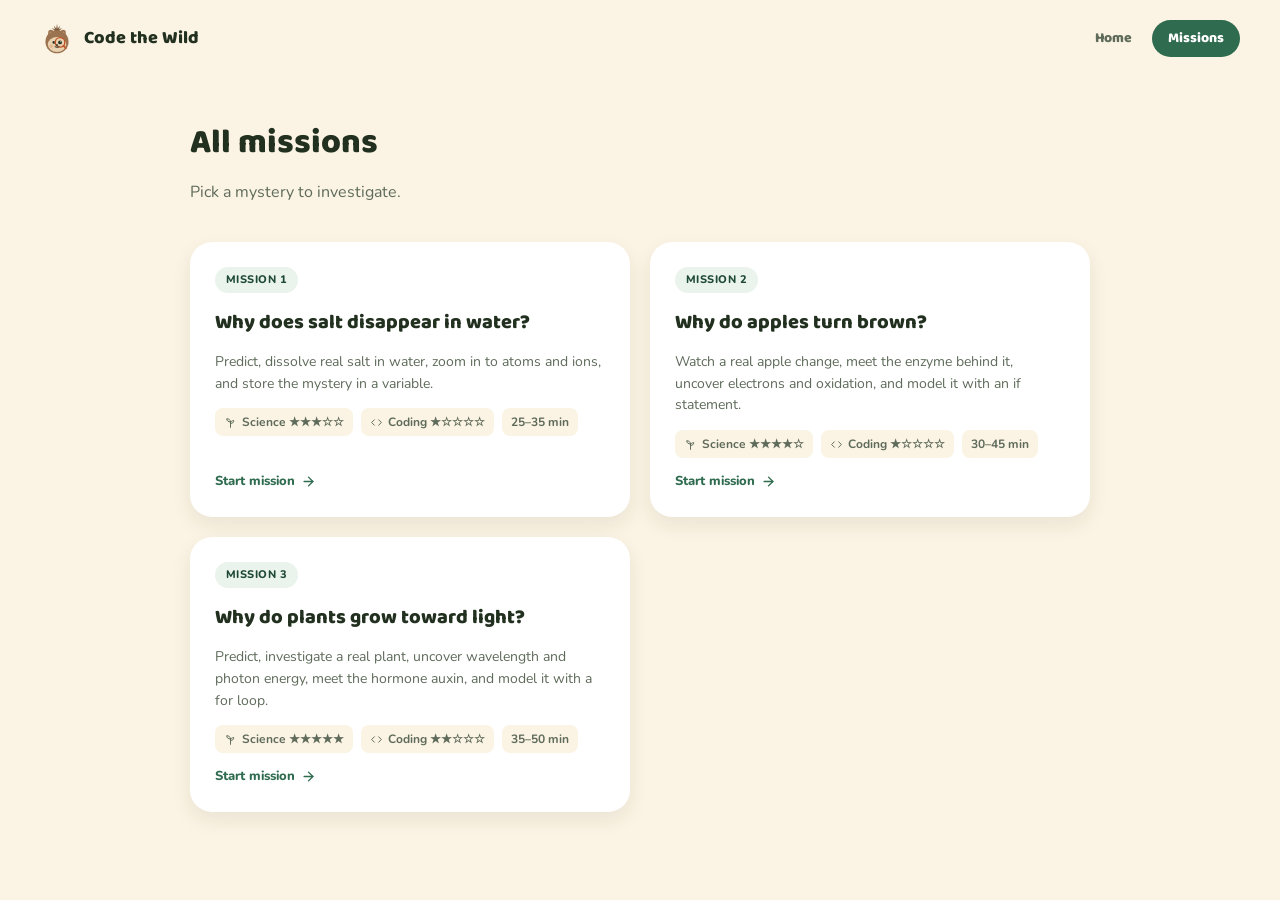
<file: missions.html>
<!DOCTYPE html>
<html lang="en">
  <head>
    <meta charset="UTF-8" />
    <meta name="viewport" content="width=device-width, initial-scale=1.0" />
    <title>Missions | Code the Wild</title>
    <link rel="icon" type="image/svg+xml" href="assets/favicon.svg" />
    <link rel="stylesheet" href="style.css" />
  </head>
  <body>
    <div class="site-header">
      <a class="site-brand" href="index.html">
        <span class="site-brand-mark">
          <svg width="34" height="34" viewBox="0 0 100 100">
            <g transform="rotate(-56 50 28)"><polygon points="50,10 46,30 54,30" fill="#7A5738"/></g>
            <g transform="rotate(-28 50 28)"><polygon points="50,8 46,30 54,30" fill="#7A5738"/></g>
            <polygon points="50,6 46,30 54,30" fill="#7A5738"/>
            <g transform="rotate(28 50 28)"><polygon points="50,8 46,30 54,30" fill="#7A5738"/></g>
            <g transform="rotate(56 50 28)"><polygon points="50,10 46,30 54,30" fill="#7A5738"/></g>
            <ellipse cx="32" cy="32" rx="8" ry="9" fill="#9C7350"/>
            <ellipse cx="68" cy="32" rx="8" ry="9" fill="#9C7350"/>
            <ellipse cx="32" cy="33" rx="4" ry="4.5" fill="#E8D2B0"/>
            <ellipse cx="68" cy="33" rx="4" ry="4.5" fill="#E8D2B0"/>
            <circle cx="50" cy="58" r="34" fill="#9C7350"/>
            <ellipse cx="50" cy="66" rx="27" ry="22" fill="#E8D2B0"/>
            <circle cx="33" cy="71" r="5" fill="#E2703A" opacity="0.3"/>
            <circle cx="41" cy="60" r="4.2" fill="#22301F"/>
            <circle cx="42.5" cy="58.5" r="1.3" fill="#FFFFFF"/>
            <circle cx="59" cy="60" r="5.6" fill="#22301F"/>
            <circle cx="60.8" cy="58.2" r="1.7" fill="#FFFFFF"/>
            <circle cx="59" cy="60" r="14" fill="none" stroke="#C1552A" stroke-width="4"/>
            <line x1="68.5" y1="69.5" x2="76" y2="77" stroke="#C1552A" stroke-width="5" stroke-linecap="round"/>
            <ellipse cx="50" cy="68" rx="3.4" ry="2.4" fill="#22301F"/>
            <path d="M44,73 Q50,77 56,73" stroke="#22301F" stroke-width="2.6" fill="none" stroke-linecap="round"/>
          </svg>
        </span>
        <span class="site-brand-name">Code the Wild</span>
      </a>
      <nav class="site-tabs">
        <a class="site-tab" href="index.html">Home</a>
        <a class="site-tab is-active" href="missions.html">Missions</a>
      </nav>
    </div>

    <svg class="side-decor side-decor-left" viewBox="0 0 130 1000" preserveAspectRatio="none" xmlns="http://www.w3.org/2000/svg">
      <path d="M66,15 C102,95 28,155 62,245 C98,335 24,405 58,505 C96,605 20,675 60,765 C92,835 54,895 66,985" fill="none" stroke="#767D5C" stroke-width="2.2" stroke-linecap="round" opacity="0.55"/>
      <ellipse cx="80" cy="58" rx="6" ry="11" fill="#8E9857" opacity="0.5" transform="rotate(35 80 58)"/>
      <ellipse cx="38" cy="195" rx="5" ry="10" fill="#8E9857" opacity="0.45" transform="rotate(-25 38 195)"/>
      <ellipse cx="76" cy="455" rx="5" ry="10" fill="#8E9857" opacity="0.45" transform="rotate(20 76 455)"/>
      <ellipse cx="34" cy="705" rx="6" ry="11" fill="#8E9857" opacity="0.5" transform="rotate(-30 34 705)"/>
      <ellipse cx="70" cy="905" rx="5" ry="10" fill="#8E9857" opacity="0.4" transform="rotate(15 70 905)"/>
      <g transform="translate(62,130)">
        <circle r="26" fill="#DFCCF0" opacity="0.5"/>
        <g stroke="#4a4030" stroke-width="1.5" fill="none" stroke-linecap="round" stroke-linejoin="round" opacity="0.8" transform="scale(0.95)">
          <circle cx="0" cy="0" r="1.7" fill="#4a4030" stroke="none"/>
          <ellipse cx="0" cy="0" rx="10" ry="4.2"/>
          <ellipse cx="0" cy="0" rx="10" ry="4.2" transform="rotate(60)"/>
          <ellipse cx="0" cy="0" rx="10" ry="4.2" transform="rotate(120)"/>
        </g>
      </g>
      <g transform="translate(58,420)">
        <circle r="26" fill="#E5A19E" opacity="0.5"/>
        <g stroke="#4a4030" stroke-width="1.5" fill="none" stroke-linecap="round" stroke-linejoin="round" opacity="0.8" transform="scale(0.95)">
          <path d="M-3,-10 h6"/>
          <path d="M-2,-10 v6 l-5.5,10 a2 2 0 0 0 1.8,3 h11.4 a2 2 0 0 0 1.8,-3 L2,-4 V-10"/>
          <path d="M-5,3 h10"/>
        </g>
      </g>
      <g transform="translate(68,720)">
        <circle r="26" fill="#8E9857" opacity="0.4"/>
        <g stroke="#4a4030" stroke-width="1.5" fill="none" stroke-linecap="round" stroke-linejoin="round" opacity="0.8" transform="scale(0.95)">
          <path d="M-6,-9 c0 4 12 4 12 8 s-12 4-12 8"/>
          <path d="M6,-9 c0 4-12 4-12 8 s12 4 12 8"/>
          <path d="M-5,-5 h10"/>
          <path d="M-6,0 h12"/>
          <path d="M-5,5 h10"/>
        </g>
      </g>
    </svg>
    <svg class="side-decor side-decor-right" viewBox="0 0 130 1000" preserveAspectRatio="none" xmlns="http://www.w3.org/2000/svg">
      <path d="M66,15 C102,95 28,155 62,245 C98,335 24,405 58,505 C96,605 20,675 60,765 C92,835 54,895 66,985" fill="none" stroke="#767D5C" stroke-width="2.2" stroke-linecap="round" opacity="0.55"/>
      <ellipse cx="80" cy="58" rx="6" ry="11" fill="#8E9857" opacity="0.5" transform="rotate(35 80 58)"/>
      <ellipse cx="38" cy="195" rx="5" ry="10" fill="#8E9857" opacity="0.45" transform="rotate(-25 38 195)"/>
      <ellipse cx="76" cy="455" rx="5" ry="10" fill="#8E9857" opacity="0.45" transform="rotate(20 76 455)"/>
      <ellipse cx="34" cy="705" rx="6" ry="11" fill="#8E9857" opacity="0.5" transform="rotate(-30 34 705)"/>
      <ellipse cx="70" cy="905" rx="5" ry="10" fill="#8E9857" opacity="0.4" transform="rotate(15 70 905)"/>
      <g transform="translate(62,130)">
        <circle r="26" fill="#DFCCF0" opacity="0.5"/>
        <g stroke="#4a4030" stroke-width="1.5" fill="none" stroke-linecap="round" stroke-linejoin="round" opacity="0.8" transform="scale(0.95)">
          <circle cx="0" cy="0" r="1.7" fill="#4a4030" stroke="none"/>
          <ellipse cx="0" cy="0" rx="10" ry="4.2"/>
          <ellipse cx="0" cy="0" rx="10" ry="4.2" transform="rotate(60)"/>
          <ellipse cx="0" cy="0" rx="10" ry="4.2" transform="rotate(120)"/>
        </g>
      </g>
      <g transform="translate(58,420)">
        <circle r="26" fill="#E5A19E" opacity="0.5"/>
        <g stroke="#4a4030" stroke-width="1.5" fill="none" stroke-linecap="round" stroke-linejoin="round" opacity="0.8" transform="scale(0.95)">
          <path d="M-3,-10 h6"/>
          <path d="M-2,-10 v6 l-5.5,10 a2 2 0 0 0 1.8,3 h11.4 a2 2 0 0 0 1.8,-3 L2,-4 V-10"/>
          <path d="M-5,3 h10"/>
        </g>
      </g>
      <g transform="translate(68,720)">
        <circle r="26" fill="#8E9857" opacity="0.4"/>
        <g stroke="#4a4030" stroke-width="1.5" fill="none" stroke-linecap="round" stroke-linejoin="round" opacity="0.8" transform="scale(0.95)">
          <path d="M-6,-9 c0 4 12 4 12 8 s-12 4-12 8"/>
          <path d="M6,-9 c0 4-12 4-12 8 s12 4 12 8"/>
          <path d="M-5,-5 h10"/>
          <path d="M-6,0 h12"/>
          <path d="M-5,5 h10"/>
        </g>
      </g>
    </svg>

    <div class="site-shell">
      <div class="landing-hero">
        <h1 class="headline" style="font-size: clamp(26px, 3.5vw, 34px);">All missions</h1>
        <p>Pick a mystery to investigate.</p>
      </div>

      <div class="mission-grid">
        <a class="mission-card is-live" href="missions/mission-1/index.html">
          <span class="mission-card-tag">Mission 1</span>
          <h3>Why does salt disappear in water?</h3>
          <p>Predict, dissolve real salt in water, zoom in to atoms and ions, and store the mystery in a variable.</p>
          <div class="mission-card-meta">
            <span>
              <svg width="13" height="13" viewBox="0 0 24 24" fill="none" stroke="currentColor" stroke-width="1.8" stroke-linecap="round" stroke-linejoin="round"><path d="M12 21V11"></path><path d="M12 11c0-4 -3-6-7-6 0 4 3 6 7 6Z"></path><path d="M12 14c0-3.5 2.5-5.5 6-5.5 0 3.5 -2.5 5.5 -6 5.5Z"></path></svg>
              Science &#9733;&#9733;&#9733;&#9734;&#9734;
            </span>
            <span>
              <svg width="13" height="13" viewBox="0 0 24 24" fill="none" stroke="currentColor" stroke-width="1.8" stroke-linecap="round" stroke-linejoin="round"><polyline points="8 7 3 12 8 17"></polyline><polyline points="16 7 21 12 16 17"></polyline></svg>
              Coding &#9733;&#9734;&#9734;&#9734;&#9734;
            </span>
            <span>25&ndash;35 min</span>
          </div>
          <span class="mission-card-cta">
            Start mission
            <svg width="15" height="15" viewBox="0 0 24 24" fill="none" stroke="currentColor" stroke-width="2.2" stroke-linecap="round" stroke-linejoin="round"><line x1="5" y1="12" x2="19" y2="12"></line><polyline points="12 5 19 12 12 19"></polyline></svg>
          </span>
        </a>

        <a class="mission-card is-live" href="missions/mission-2/index.html">
          <span class="mission-card-tag">Mission 2</span>
          <h3>Why do apples turn brown?</h3>
          <p>Watch a real apple change, meet the enzyme behind it, uncover electrons and oxidation, and model it with an if statement.</p>
          <div class="mission-card-meta">
            <span>
              <svg width="13" height="13" viewBox="0 0 24 24" fill="none" stroke="currentColor" stroke-width="1.8" stroke-linecap="round" stroke-linejoin="round"><path d="M12 21V11"></path><path d="M12 11c0-4 -3-6-7-6 0 4 3 6 7 6Z"></path><path d="M12 14c0-3.5 2.5-5.5 6-5.5 0 3.5 -2.5 5.5 -6 5.5Z"></path></svg>
              Science &#9733;&#9733;&#9733;&#9733;&#9734;
            </span>
            <span>
              <svg width="13" height="13" viewBox="0 0 24 24" fill="none" stroke="currentColor" stroke-width="1.8" stroke-linecap="round" stroke-linejoin="round"><polyline points="8 7 3 12 8 17"></polyline><polyline points="16 7 21 12 16 17"></polyline></svg>
              Coding &#9733;&#9734;&#9734;&#9734;&#9734;
            </span>
            <span>30&ndash;45 min</span>
          </div>
          <span class="mission-card-cta">
            Start mission
            <svg width="15" height="15" viewBox="0 0 24 24" fill="none" stroke="currentColor" stroke-width="2.2" stroke-linecap="round" stroke-linejoin="round"><line x1="5" y1="12" x2="19" y2="12"></line><polyline points="12 5 19 12 12 19"></polyline></svg>
          </span>
        </a>

        <a class="mission-card is-live" href="missions/mission-3/index.html">
          <span class="mission-card-tag">Mission 3</span>
          <h3>Why do plants grow toward light?</h3>
          <p>Predict, investigate a real plant, uncover wavelength and photon energy, meet the hormone auxin, and model it with a for loop.</p>
          <div class="mission-card-meta">
            <span>
              <svg width="13" height="13" viewBox="0 0 24 24" fill="none" stroke="currentColor" stroke-width="1.8" stroke-linecap="round" stroke-linejoin="round"><path d="M12 21V11"></path><path d="M12 11c0-4 -3-6-7-6 0 4 3 6 7 6Z"></path><path d="M12 14c0-3.5 2.5-5.5 6-5.5 0 3.5 -2.5 5.5 -6 5.5Z"></path></svg>
              Science &#9733;&#9733;&#9733;&#9733;&#9733;
            </span>
            <span>
              <svg width="13" height="13" viewBox="0 0 24 24" fill="none" stroke="currentColor" stroke-width="1.8" stroke-linecap="round" stroke-linejoin="round"><polyline points="8 7 3 12 8 17"></polyline><polyline points="16 7 21 12 16 17"></polyline></svg>
              Coding &#9733;&#9733;&#9734;&#9734;&#9734;
            </span>
            <span>35&ndash;50 min</span>
          </div>
          <span class="mission-card-cta">
            Start mission
            <svg width="15" height="15" viewBox="0 0 24 24" fill="none" stroke="currentColor" stroke-width="2.2" stroke-linecap="round" stroke-linejoin="round"><line x1="5" y1="12" x2="19" y2="12"></line><polyline points="12 5 19 12 12 19"></polyline></svg>
          </span>
        </a>
      </div>
    </div>

    <script src="assets/mascot.js"></script>
  </body>
</html>
</file>
<file: style.css>
@import url("https://fonts.googleapis.com/css2?family=Baloo+2:wght@600;700;800&family=Nunito:wght@400;600;700;800&family=JetBrains+Mono:wght@400;600&display=swap");

:root {
  --bg: #fbf3e3;
  --panel: #ffffff;
  --panel-alt: #fff8ea;
  --text: #22301f;
  --muted: #5e6b5a;
  --muted-soft: #8b9285;
  --primary: #2f6b4f;
  --primary-dark: #1e4a35;
  --primary-soft: #eaf3ec;
  --accent: #e2703a;
  --accent-dark: #c1552a;
  --accent-soft: #fbeae0;
  --gold: #e3a83b;
  --gold-dark: #c1801e;
  --gold-soft: #fdf1dc;
  --border: #e7dcc3;
  --shadow: rgba(34, 48, 31, 0.08);
}

* {
  box-sizing: border-box;
}

html,
body {
  margin: 0;
}

body {
  font-family: "Nunito", ui-rounded, "Trebuchet MS", sans-serif;
  background: var(--bg);
  color: var(--text);
  line-height: 1.5;
}

h1,
h2,
h3,
.headline {
  font-family: "Baloo 2", ui-rounded, "Trebuchet MS", sans-serif;
  font-weight: 800;
  margin: 0;
  color: var(--text);
}

a {
  color: var(--primary);
}
a:hover {
  color: var(--primary-dark);
}

p {
  margin: 0;
}

button {
  font-family: inherit;
}

/* ---------- Site chrome ---------- */

.site-header {
  padding: 20px clamp(16px, 4vw, 40px);
  display: flex;
  align-items: center;
  gap: 12px;
}

.site-brand {
  display: inline-flex;
  align-items: center;
  gap: 10px;
  text-decoration: none;
}

.site-brand-mark {
  width: 34px;
  height: 34px;
  display: flex;
  align-items: center;
  justify-content: center;
}

.site-brand-name {
  font-family: "Baloo 2", sans-serif;
  font-weight: 800;
  font-size: 18px;
  color: var(--text);
}

.site-shell {
  max-width: 980px;
  margin: 0 auto;
  padding: 0 clamp(16px, 4vw, 40px) 64px;
}

.site-tabs {
  display: flex;
  gap: 4px;
  margin-left: auto;
}

.site-tab {
  padding: 8px 16px;
  border-radius: 999px;
  font-family: "Baloo 2", sans-serif;
  font-weight: 800;
  font-size: 14px;
  color: var(--muted);
  text-decoration: none;
  transition: background 0.15s ease, color 0.15s ease;
}

.site-tab:hover {
  color: var(--primary-dark);
  background: var(--primary-soft);
}

.site-tab.is-active {
  background: var(--primary);
  color: #ffffff;
}

.btn-exit {
  margin-left: auto;
  display: inline-flex;
  align-items: center;
  gap: 6px;
  padding: 8px 16px;
  border-radius: 999px;
  border: 1.5px solid var(--border);
  color: var(--muted);
  font-family: "Nunito", sans-serif;
  font-weight: 700;
  font-size: 13.5px;
  text-decoration: none;
  background: var(--panel);
  transition: border-color 0.15s ease, color 0.15s ease, background 0.15s ease;
}

.btn-exit:hover {
  border-color: var(--accent);
  color: var(--accent-dark);
  background: var(--accent-soft);
}

/* ---------- Icons ---------- */

.icon {
  flex-shrink: 0;
}

/* ---------- Buttons ---------- */

.btn {
  display: inline-flex;
  align-items: center;
  gap: 8px;
  border: none;
  border-radius: 12px;
  font-weight: 800;
  font-size: 14px;
  padding: 11px 20px;
  cursor: pointer;
  text-decoration: none;
}

.btn-primary {
  background: var(--primary);
  color: #ffffff;
}
.btn-primary:hover {
  background: var(--primary-dark);
  color: #ffffff;
}

.btn-accent {
  background: var(--accent);
  color: #ffffff;
}
.btn-accent:hover {
  background: var(--accent-dark);
  color: #ffffff;
}

.btn-ghost {
  background: #ffffff;
  color: var(--muted);
  border: 1.5px solid var(--border);
}

.btn-disabled {
  background: var(--border);
  color: var(--muted-soft);
  cursor: default;
}

.next-btn {
  align-self: flex-end;
}

.step-footer {
  display: flex;
  align-items: center;
  justify-content: space-between;
  gap: 12px;
}

.step-footer.is-end {
  justify-content: flex-end;
}

.back-btn {
  display: inline-flex;
  align-items: center;
  gap: 8px;
  border: 1.5px solid var(--border);
  border-radius: 12px;
  background: #ffffff;
  color: var(--muted);
  font-weight: 800;
  font-size: 14px;
  padding: 11px 18px 11px 14px;
  cursor: pointer;
}

.back-btn:hover {
  border-color: var(--primary);
  color: var(--primary-dark);
}

/* ---------- Landing page ---------- */

.landing-hero {
  padding: 40px 0 8px;
  display: flex;
  flex-direction: column;
  gap: 12px;
  max-width: 620px;
}

.landing-hero p {
  color: var(--muted);
  font-size: 16px;
  line-height: 1.6;
}

.mission-grid {
  margin-top: 28px;
  display: grid;
  grid-template-columns: repeat(auto-fit, minmax(300px, 1fr));
  gap: 20px;
}

.mission-card {
  display: flex;
  flex-direction: column;
  gap: 14px;
  background: var(--panel);
  border-radius: 22px;
  padding: 24px;
  box-shadow: 0 8px 20px var(--shadow);
  text-decoration: none;
  color: inherit;
}

.mission-card.is-live {
  border: 1.5px solid transparent;
}
.mission-card.is-live:hover {
  border-color: var(--primary);
}

.mission-card.is-disabled {
  background: var(--panel-alt);
  border: 1.5px dashed var(--border);
  cursor: default;
}

.mission-card-tag {
  display: inline-flex;
  align-self: flex-start;
  align-items: center;
  gap: 6px;
  padding: 5px 11px;
  border-radius: 999px;
  background: var(--primary-soft);
  color: var(--primary-dark);
  font-weight: 800;
  font-size: 11px;
  letter-spacing: 0.04em;
  text-transform: uppercase;
}

.mission-card.is-disabled .mission-card-tag {
  background: var(--gold-soft);
  color: var(--gold-dark);
}

.mission-card h3 {
  font-size: 20px;
}

.mission-card p {
  color: var(--muted);
  font-size: 14px;
  line-height: 1.55;
}

.mission-card-meta {
  display: flex;
  flex-wrap: wrap;
  gap: 8px;
  font-size: 12px;
  font-weight: 700;
  color: var(--muted);
}

.mission-card-meta span {
  display: inline-flex;
  align-items: center;
  gap: 5px;
  padding: 5px 9px;
  border-radius: 8px;
  background: var(--bg);
}

.mission-card-cta {
  margin-top: auto;
  display: inline-flex;
  align-items: center;
  gap: 6px;
  font-weight: 800;
  font-size: 13px;
  color: var(--primary);
}

.mission-card.is-disabled .mission-card-cta {
  color: var(--muted-soft);
}

.home-wrap {
  max-width: 1080px;
  margin: 0 auto;
  padding: 0 clamp(20px, 6vw, 56px);
}

.home-band {
  padding: 88px clamp(20px, 6vw, 56px);
}

@keyframes hedgehog-bop {
  0%, 100% { transform: translateY(0) rotate(-3deg); }
  50% { transform: translateY(-12px) rotate(3deg); }
}

.hedgehog-mascot {
  animation: hedgehog-bop 1.6s cubic-bezier(0.45, 0, 0.55, 1) infinite;
  transform-origin: 50% 100%;
}

.how-it-works {
  margin-top: 40px;
  display: grid;
  grid-template-columns: repeat(5, minmax(0, 1fr));
  gap: 16px;
}

@media (max-width: 720px) {
  .how-it-works {
    grid-template-columns: repeat(auto-fit, minmax(140px, 1fr));
  }
}

.how-step {
  display: flex;
  flex-direction: column;
  gap: 8px;
  background: var(--panel);
  border-radius: 18px;
  padding: 20px;
  box-shadow: 0 8px 20px var(--shadow);
}

.how-step-num {
  width: 30px;
  height: 30px;
  border-radius: 10px;
  background: var(--primary-soft);
  color: var(--primary-dark);
  display: flex;
  align-items: center;
  justify-content: center;
  font-family: "Baloo 2", sans-serif;
  font-weight: 800;
  font-size: 14px;
}

.how-step h3 {
  font-size: 16px;
}

.how-step p {
  font-size: 13.5px;
  color: var(--muted);
  line-height: 1.5;
}

/* ---------- Mission hero ---------- */

.hero {
  position: relative;
  overflow: hidden;
  margin: 32px clamp(20px, 6vw, 56px) 0;
  padding: 44px clamp(24px, 6vw, 56px);
  background: var(--primary);
  border-radius: 28px;
}

.hero-glow {
  position: absolute;
  top: -80px;
  right: -80px;
  width: 280px;
  height: 280px;
  border-radius: 50%;
  background: radial-gradient(circle, rgba(227, 168, 59, 0.35) 0%, rgba(227, 168, 59, 0) 70%);
  pointer-events: none;
}

.hero-content {
  position: relative;
  max-width: 720px;
  margin: 0 auto;
  display: flex;
  flex-direction: column;
  gap: 16px;
}

/* ---------- Hero margin decoration + page mascot (wide screens only) ---------- */

.hero-wrap {
  position: relative;
}

.side-decor,
.page-mascot {
  display: none;
}

@media (min-width: 1300px) {
  .hero-wrap {
    max-width: 1300px;
    margin: 0 auto;
  }

  .hero {
    max-width: 900px;
    margin-left: auto;
    margin-right: auto;
  }

  .side-decor {
    display: block;
    position: fixed;
    top: 0;
    height: 100vh;
    width: 130px;
    pointer-events: none;
    z-index: 0;
    opacity: 0.85;
  }

  .side-decor-left {
    left: 0;
  }

  .side-decor-right {
    right: 0;
    transform: scaleX(-1);
  }

  .page-mascot {
    display: flex;
    flex-direction: column;
    align-items: center;
    gap: 6px;
    position: fixed;
    right: 18px;
    bottom: 18px;
    z-index: 20;
  }

  .page-mascot-bubble {
    display: none;
    background: var(--panel);
    border: 1.5px solid var(--border);
    border-radius: 12px;
    padding: 6px 12px;
    font-size: 11.5px;
    font-weight: 800;
    color: var(--muted);
    white-space: nowrap;
    box-shadow: 0 6px 16px var(--shadow);
  }

  .page-mascot-bubble.is-visible {
    display: block;
  }
}

.eyebrow {
  display: inline-flex;
  align-self: flex-start;
  align-items: center;
  gap: 8px;
  padding: 8px 14px;
  border-radius: 999px;
  border: 1.5px solid rgba(255, 255, 255, 0.55);
  color: var(--gold-soft);
  font-weight: 800;
  font-size: 12px;
  letter-spacing: 0.08em;
  text-transform: uppercase;
}

.hero h1 {
  font-size: clamp(28px, 4.5vw, 42px);
  line-height: 1.1;
  color: #ffffff;
}

.hero-text {
  max-width: 620px;
  font-size: 16px;
  line-height: 1.6;
  color: rgba(255, 255, 255, 0.86);
}

.hero-meta {
  display: flex;
  flex-wrap: wrap;
  gap: 10px;
  font-size: 13px;
  font-weight: 700;
  color: rgba(255, 255, 255, 0.9);
}

.hero-meta span {
  padding: 6px 12px;
  border-radius: 10px;
  background: rgba(255, 255, 255, 0.14);
}

.hero-badges {
  display: flex;
  flex-wrap: wrap;
  gap: 10px;
}

.hero-badges span {
  display: inline-flex;
  align-items: center;
  gap: 8px;
  padding: 9px 14px;
  border-radius: 12px;
  background: rgba(255, 255, 255, 0.14);
  color: #ffffff;
  font-weight: 700;
  font-size: 13px;
}

.learn-list {
  margin: 0;
  padding: 0;
  list-style: none;
  display: grid;
  grid-template-columns: repeat(auto-fit, minmax(240px, 1fr));
  gap: 8px 20px;
}

.learn-list li {
  display: flex;
  align-items: flex-start;
  gap: 8px;
  font-size: 13.5px;
  color: var(--text);
  line-height: 1.4;
}

.progress-card {
  margin-top: 6px;
  background: var(--panel-alt);
  border-radius: 18px;
  padding: 18px 20px;
  box-shadow: 0 10px 24px rgba(0, 0, 0, 0.18);
}

.progress-top {
  display: flex;
  align-items: center;
  justify-content: space-between;
  margin-bottom: 12px;
  font-size: 13px;
}

.progress-top span:first-child {
  font-weight: 800;
  color: var(--text);
}
.progress-top span:last-child {
  font-weight: 700;
  color: var(--muted);
}

.progress-track {
  position: relative;
  display: flex;
  align-items: center;
  justify-content: space-between;
}

.progress-line {
  position: absolute;
  left: 12px;
  right: 12px;
  top: 50%;
  height: 3px;
  background: var(--border);
  transform: translateY(-50%);
  border-radius: 2px;
}

.progress-line-fill {
  position: absolute;
  left: 12px;
  top: 50%;
  height: 3px;
  background: var(--primary);
  transform: translateY(-50%);
  border-radius: 2px;
  transition: width 0.25s ease;
}

.progress-dot {
  position: relative;
  width: 16px;
  height: 16px;
  border-radius: 50%;
  background: var(--panel-alt);
  border: 3px solid var(--border);
  transition: border-color 0.2s ease, background 0.2s ease, transform 0.15s ease;
  cursor: pointer;
}

.progress-dot:hover {
  transform: scale(1.25);
  border-color: var(--primary);
}

.progress-dot.is-current {
  width: 22px;
  height: 22px;
  background: var(--primary);
  border: 3px solid var(--panel-alt);
  box-shadow: 0 0 0 2px var(--primary);
}

.progress-dot.is-done {
  background: var(--primary);
  border-color: var(--primary);
}

/* ---------- Mission shell / steps ---------- */

.mission-shell {
  max-width: 900px;
  margin: 28px auto 0;
  padding: 0 clamp(16px, 4vw, 40px) 80px;
  display: flex;
  flex-direction: column;
}

.step-card {
  display: none;
  flex-direction: column;
  gap: 18px;
  background: var(--panel);
  border-radius: 22px;
  padding: clamp(22px, 4vw, 32px);
  box-shadow: 0 8px 20px var(--shadow);
}

.step-card.active {
  display: flex;
}

.intro-card {
  display: flex;
  flex-direction: column;
  gap: 20px;
  background: var(--panel);
  border-radius: 22px;
  padding: clamp(22px, 4vw, 32px);
  box-shadow: 0 8px 20px var(--shadow);
  margin-bottom: 18px;
}

.intro-card h2 {
  font-size: 22px;
}

.intro-card .learn-list {
  margin-top: 4px;
}

.step-header {
  display: flex;
  align-items: center;
  gap: 12px;
  flex-wrap: wrap;
}

.step-number {
  padding: 6px 12px;
  border-radius: 999px;
  background: var(--primary-soft);
  color: var(--primary-dark);
  font-weight: 800;
  font-size: 12px;
  letter-spacing: 0.04em;
}

.step-header h2 {
  font-size: 22px;
}

/* A second topic inside a merged step: a divider line, then a smaller heading. */
.step-subhead {
  font-size: 19px;
  margin-top: 10px;
  padding-top: 22px;
  border-top: 1.5px dashed var(--border);
}

.step-copy {
  font-size: 16.5px;
  font-weight: 600;
  color: var(--text);
  line-height: 1.65;
}

.step-copy strong {
  color: var(--text);
}

/* ---------- Callouts ---------- */

.callout {
  display: flex;
  gap: 14px;
  align-items: flex-start;
  padding: 20px;
  border-radius: 18px;
}

.callout-icon {
  flex-shrink: 0;
  width: 42px;
  height: 42px;
  border-radius: 12px;
  background: #ffffff;
  display: flex;
  align-items: center;
  justify-content: center;
}

.callout-body {
  display: flex;
  flex-direction: column;
  gap: 6px;
}

.callout-body h3 {
  font-size: 16px;
}

.callout-body p {
  font-size: 15.5px;
  font-weight: 600;
  line-height: 1.6;
  color: var(--text);
}

.callout-gold {
  background: var(--gold-soft);
  border: 1.5px solid var(--gold);
}
.callout-gold .callout-body p strong {
  color: var(--gold-dark);
}

.callout-tip {
  background: var(--bg);
  border: 1.5px dashed var(--border);
}

.callout-primary {
  background: var(--primary-soft);
  border: 1.5px solid var(--primary);
}

details.callout summary {
  cursor: pointer;
  font-family: "Baloo 2", sans-serif;
  font-weight: 800;
  font-size: 15px;
  color: var(--text);
  list-style: revert;
}

details.callout[open] summary {
  margin-bottom: 10px;
}

details.callout p {
  font-size: 14.5px;
  line-height: 1.6;
  color: var(--muted);
}

/* ---------- Choice grid ---------- */

.choice-grid {
  display: grid;
  grid-template-columns: repeat(1, minmax(0, 1fr));
  gap: 10px;
}

.choice-grid.compact .choice-btn {
  padding: 10px 14px;
  font-size: 13.5px;
}

.choice-btn {
  display: flex;
  align-items: center;
  justify-content: space-between;
  gap: 10px;
  padding: 14px 16px;
  border-radius: 14px;
  border: 2px solid var(--border);
  background: #ffffff;
  color: var(--text);
  font-weight: 500;
  font-size: 15px;
  text-align: left;
  cursor: pointer;
}

.choice-btn.selected {
  border-color: var(--primary);
  background: var(--primary-soft);
}

.choice-btn.is-correct {
  border-color: var(--primary);
  background: var(--primary-soft);
  color: var(--primary-dark);
}

.choice-btn.is-wrong {
  border-color: var(--accent);
  background: var(--accent-soft);
  color: var(--accent-dark);
}

.choice-btn .result-icon {
  display: none;
}
.choice-btn.is-correct .result-icon.icon-check,
.choice-btn.is-wrong .result-icon.icon-x {
  display: inline-flex;
}

.choice-grid + .check-btn {
  margin-top: 12px;
}

.check-btn {
  align-self: flex-start;
  border: none;
  border-radius: 12px;
  padding: 10px 22px;
  font-weight: 800;
  font-size: 14px;
  background: var(--border);
  color: var(--muted-soft);
  cursor: default;
}

.check-btn.is-ready {
  background: var(--primary);
  color: #ffffff;
  cursor: pointer;
}

.feedback-box {
  padding: 14px 16px;
  border-radius: 14px;
  background: var(--panel-alt);
  color: var(--muted);
  font-weight: 700;
  font-size: 14px;
}

.feedback-box.is-correct {
  background: var(--primary-soft);
  color: var(--primary-dark);
}

.feedback-box.is-wrong {
  background: var(--accent-soft);
  color: var(--accent-dark);
}

/* ---------- Mini / investigation cards ---------- */

.mini-card {
  display: flex;
  flex-direction: column;
  gap: 10px;
  background: var(--bg);
  border: 1.5px solid var(--border);
  border-radius: 16px;
  padding: 16px 18px;
}

.mini-card h3 {
  font-size: 13px;
  font-weight: 800;
  color: var(--muted);
  text-transform: uppercase;
  letter-spacing: 0.04em;
}

.mini-card p {
  font-size: 14px;
  color: var(--text);
  font-weight: 700;
}

.notebook-label {
  font-size: 12.5px;
  font-weight: 800;
  color: var(--muted);
  display: flex;
  align-items: center;
  gap: 6px;
}

.notebook-textarea {
  width: 100%;
  min-height: 80px;
  resize: vertical;
  border-radius: 12px;
  border: 1.5px solid var(--border);
  background: #ffffff;
  padding: 12px 14px;
  font-family: inherit;
  font-size: 13.5px;
  color: var(--text);
}

.notebook-textarea:focus {
  outline: 2px solid var(--primary);
  outline-offset: 1px;
}

.notebook-textarea::placeholder {
  color: var(--muted-soft);
}

/* ---------- Concept visuals (wave / flow / comparison diagrams) ---------- */

.concept-visual {
  display: flex;
  flex-direction: column;
  align-items: center;
  gap: 10px;
  background: var(--bg);
  border: 1.5px solid var(--border);
  border-radius: 16px;
  padding: 18px 16px;
}

.concept-visual > svg {
  width: 100%;
  height: auto;
  display: block;
}

.concept-visual-caption {
  font-size: 12.5px;
  color: var(--muted);
  font-weight: 700;
  text-align: center;
  max-width: 520px;
}

.ion-na,
.ion-cl {
  width: 26px;
  height: 26px;
  border-radius: 50%;
}

.ion-na {
  background: var(--gold);
  border: 1.5px solid var(--gold-dark);
}

.ion-cl {
  background: var(--primary);
  border: 1.5px solid var(--primary-dark);
}

.ion-na.small,
.ion-cl.small {
  width: 16px;
  height: 16px;
}

.compare-row {
  display: grid;
  grid-template-columns: 1fr 1fr;
  gap: 14px;
}

.compare-panel {
  display: flex;
  flex-direction: column;
  align-items: center;
  gap: 8px;
  background: #ffffff;
  border: 1.5px solid var(--border);
  border-radius: 14px;
  padding: 14px;
  text-align: center;
}

.compare-panel.is-no {
  border-color: var(--accent);
}
.compare-panel.is-yes {
  border-color: var(--primary);
}

.compare-badge {
  width: 26px;
  height: 26px;
  border-radius: 50%;
  display: flex;
  align-items: center;
  justify-content: center;
  flex-shrink: 0;
}
.compare-panel.is-no .compare-badge {
  background: var(--accent-soft);
  color: var(--accent-dark);
}
.compare-panel.is-yes .compare-badge {
  background: var(--primary-soft);
  color: var(--primary-dark);
}

.compare-panel p {
  font-size: 13px;
  color: var(--muted);
  font-weight: 700;
}

.stem-steps {
  display: flex;
  align-items: flex-end;
  justify-content: center;
  gap: 16px;
}

.stem-steps .stem-step {
  display: flex;
  flex-direction: column;
  align-items: center;
  gap: 6px;
}

.stem-steps span {
  font-size: 10.5px;
  font-weight: 800;
  color: var(--muted-soft);
}

/* ---------- Icon rows / diagrams ---------- */

.icon-row {
  position: relative;
  display: flex;
  align-items: center;
  justify-content: space-between;
  gap: 10px;
  padding: 8px 4px;
}

.icon-row-line {
  position: absolute;
  left: 34px;
  right: 34px;
  top: 34px;
  height: 2px;
  background-image: linear-gradient(to right, var(--border) 50%, transparent 0%);
  background-size: 12px 2px;
  background-repeat: repeat-x;
}

.icon-node {
  position: relative;
  z-index: 1;
  display: flex;
  flex-direction: column;
  align-items: center;
  gap: 10px;
}

.icon-badge {
  width: 64px;
  height: 64px;
  border-radius: 50%;
  display: flex;
  align-items: center;
  justify-content: center;
  border: 2px solid var(--gold);
  background: var(--gold-soft);
}

.icon-badge.tone-primary {
  border-color: var(--primary);
  background: var(--primary-soft);
}
.icon-badge.tone-accent {
  border-color: var(--accent);
  background: var(--accent-soft);
}

.icon-node span {
  font-size: 12px;
  font-weight: 800;
  color: var(--muted);
}

.icon-arrow {
  color: var(--muted-soft);
}

/* ---------- Wavelength spectrum ---------- */

.spectrum-row {
  display: flex;
  gap: 6px;
}

.spectrum-chip {
  flex: 1;
  display: flex;
  flex-direction: column;
  align-items: center;
  gap: 6px;
  padding: 14px 6px;
  border-radius: 12px;
  color: #ffffff;
  font-size: 11.5px;
  font-weight: 800;
}

.spectrum-chip span:last-child {
  font-weight: 700;
  font-size: 10.5px;
  opacity: 0.9;
}

/* ---------- Recap checklist ---------- */

.recap-list {
  margin: 0;
  padding: 0;
  list-style: none;
  display: flex;
  flex-direction: column;
  gap: 10px;
}

.recap-list li {
  display: flex;
  align-items: flex-start;
  gap: 10px;
  font-size: 14.5px;
  color: var(--text);
  line-height: 1.5;
}

.recap-list .icon {
  margin-top: 2px;
  color: var(--primary);
}

.recap-steps {
  margin: 0;
  padding: 0;
  list-style: none;
  counter-reset: recap-counter;
  display: flex;
  flex-direction: column;
  gap: 10px;
}

.recap-steps li {
  counter-increment: recap-counter;
  display: flex;
  gap: 12px;
  align-items: flex-start;
  font-size: 14px;
  color: var(--text);
  line-height: 1.5;
}

.recap-steps li::before {
  content: counter(recap-counter);
  flex-shrink: 0;
  width: 24px;
  height: 24px;
  border-radius: 50%;
  background: var(--primary-soft);
  color: var(--primary-dark);
  font-weight: 800;
  font-size: 12px;
  display: flex;
  align-items: center;
  justify-content: center;
}

.reveal-banner {
  align-self: flex-start;
  padding: 10px 20px;
  border-radius: 999px;
  background: var(--primary);
  color: #ffffff;
  font-family: "Baloo 2", sans-serif;
  font-weight: 800;
  font-size: 16px;
  letter-spacing: 0.03em;
}

/* ---------- Sequence builder ---------- */

.sequence-builder {
  display: flex;
  flex-direction: column;
  gap: 14px;
}

.sequence-pool {
  display: flex;
  flex-wrap: wrap;
  gap: 8px;
  min-height: 44px;
}

.sequence-chip {
  padding: 10px 14px;
  border-radius: 12px;
  border: 1.5px solid var(--border);
  background: #ffffff;
  color: var(--text);
  font-weight: 700;
  font-size: 13.5px;
  cursor: pointer;
}

.sequence-slots {
  display: flex;
  flex-direction: column;
  gap: 8px;
}

.sequence-slot {
  min-height: 44px;
  border-radius: 12px;
  border: 1.5px dashed var(--border);
  background: var(--bg);
  display: flex;
  align-items: center;
  padding: 0 14px;
  gap: 10px;
  font-size: 13.5px;
  color: var(--muted-soft);
}

.sequence-slot-index {
  flex-shrink: 0;
  width: 22px;
  height: 22px;
  border-radius: 50%;
  background: var(--panel);
  border: 1.5px solid var(--border);
  font-size: 11px;
  font-weight: 800;
  display: flex;
  align-items: center;
  justify-content: center;
  color: var(--muted);
}

.sequence-slot.is-filled {
  border-style: solid;
  background: #ffffff;
  color: var(--text);
  cursor: pointer;
}

.sequence-slot.is-correct {
  border-color: var(--primary);
  background: var(--primary-soft);
  color: var(--primary-dark);
}

.sequence-slot.is-incorrect {
  border-color: var(--accent);
  background: var(--accent-soft);
  color: var(--accent-dark);
}

/* ---------- Tabs ---------- */

.tab-row {
  display: flex;
  gap: 8px;
  padding: 4px;
  background: var(--bg);
  border-radius: 12px;
  align-self: flex-start;
}

.tab-btn {
  border: none;
  background: transparent;
  padding: 8px 16px;
  border-radius: 9px;
  font-weight: 800;
  font-size: 13px;
  color: var(--muted);
  cursor: pointer;
}

.tab-btn.is-active {
  background: #ffffff;
  color: var(--primary-dark);
  box-shadow: 0 2px 6px var(--shadow);
}

.tab-panel {
  display: none;
  flex-direction: column;
  gap: 16px;
}

.tab-panel.is-active {
  display: flex;
}

/* ---------- Code console ---------- */

.code-console {
  background: #1b2a20;
  border-radius: 16px;
  overflow: hidden;
}

.code-toolbar {
  display: flex;
  align-items: center;
  justify-content: space-between;
  padding: 10px 16px;
  background: #16221a;
}

.code-toolbar-left {
  display: flex;
  align-items: center;
  gap: 8px;
}

.code-toolbar-left span:first-child {
  color: #c9d8cb;
  font-size: 12px;
  font-weight: 700;
}

.lang-pill {
  padding: 3px 9px;
  border-radius: 999px;
  background: var(--primary);
  color: #ffffff;
  font-size: 10px;
  font-weight: 800;
}

.console-btn {
  display: inline-flex;
  align-items: center;
  gap: 6px;
  padding: 7px 14px;
  border-radius: 9px;
  border: none;
  background: var(--gold);
  color: #1b2a20;
  font-weight: 800;
  font-size: 12px;
  cursor: pointer;
}

.code-editor-shell {
  display: flex;
  padding: 16px;
  font-family: "JetBrains Mono", ui-monospace, "SF Mono", monospace;
  font-size: 13px;
  line-height: 1.7;
  position: relative;
}

.line-numbers {
  color: #4c6b54;
  text-align: right;
  padding-right: 14px;
  user-select: none;
  white-space: pre;
}

.code-editor-wrapper {
  position: relative;
  flex: 1;
}

#mission-code,
.mission-code-input {
  position: relative;
  z-index: 1;
  width: 100%;
  height: 100%;
  min-height: 110px;
  margin: 0;
  padding: 0;
  resize: vertical;
  background: transparent;
  color: transparent;
  caret-color: #e8eee6;
  border: none;
  font-family: inherit;
  font-size: inherit;
  line-height: inherit;
  white-space: pre;
  overflow: auto;
}

#mission-code:focus,
.mission-code-input:focus {
  outline: none;
}

.code-highlight {
  position: absolute;
  inset: 0;
  margin: 0;
  padding: 0;
  color: #e8eee6;
  font-family: inherit;
  font-size: inherit;
  line-height: inherit;
  pointer-events: none;
  white-space: pre;
  overflow: hidden;
}

.token-keyword {
  color: #7fb89a;
}
.token-builtin {
  color: #f2b57e;
}
.token-string {
  color: #e3a83b;
}
.token-number {
  color: #c7a9f2;
}
.token-comment {
  color: #5c7862;
}

.code-output {
  margin: 0;
  padding: 14px 16px;
  border-top: 1px solid #2a3a2e;
  color: #6b7a6e;
  font-family: "JetBrains Mono", ui-monospace, "SF Mono", monospace;
  font-size: 12.5px;
  line-height: 1.6;
  white-space: pre-line;
}

.code-output.has-run {
  color: #b7e4c7;
}

.code-static {
  margin: 0;
  padding: 16px;
  font-family: "JetBrains Mono", ui-monospace, "SF Mono", monospace;
  font-size: 13px;
  line-height: 1.7;
  color: #e8eee6;
  white-space: pre;
  overflow-x: auto;
}

.code-walk-item {
  display: flex;
  flex-direction: column;
  gap: 10px;
  padding: 14px 16px;
  background: var(--bg);
  border: 1.5px solid var(--border);
  border-radius: 14px;
}

.code-inline {
  display: inline-block;
  background: #1b2a20;
  color: #e8eee6;
  font-family: "JetBrains Mono", ui-monospace, "SF Mono", monospace;
  font-size: 12.5px;
  line-height: 1.6;
  padding: 8px 12px;
  border-radius: 8px;
  white-space: pre;
  width: fit-content;
}

.code-walk-item p {
  font-size: 14.5px;
  color: var(--text);
  font-weight: 600;
  line-height: 1.6;
}

/* ---------- Challenge box ---------- */

.challenge-box {
  background: var(--bg);
  border: 1.5px solid var(--border);
  border-radius: 16px;
  padding: 16px 18px;
  display: flex;
  flex-direction: column;
  gap: 10px;
}

.challenge-head {
  display: flex;
  align-items: center;
  justify-content: space-between;
}

.challenge-head h3 {
  font-size: 15px;
}

.challenge-head span {
  font-size: 12px;
  font-weight: 700;
  color: var(--muted-soft);
}

.challenge-hint {
  font-size: 13px;
  color: var(--muted-soft);
  font-style: italic;
}

.challenge-hint.is-hidden {
  display: none;
}

.challenge-actions {
  display: flex;
  align-items: center;
  gap: 10px;
}

.challenge-actions .check-btn,
.challenge-actions .hint-btn {
  padding: 7px 16px;
  font-size: 12.5px;
}

.challenge-actions .check-btn {
  background: var(--primary);
  color: #ffffff;
  cursor: pointer;
}

.hint-btn {
  border-radius: 9px;
  border: 1.5px solid var(--border);
  background: #ffffff;
  color: var(--muted);
  font-weight: 700;
  cursor: pointer;
}

.reveal-btn {
  align-self: flex-start;
  border-radius: 10px;
  border: 1.5px dashed var(--gold);
  background: var(--gold-soft);
  color: var(--gold-dark);
  font-weight: 800;
  font-size: 12.5px;
  padding: 8px 14px;
  cursor: pointer;
}

.reveal-btn:hover {
  background: var(--gold);
  color: #ffffff;
}

.challenge-icon-btn {
  margin-left: auto;
  width: 32px;
  height: 32px;
  border-radius: 9px;
  border: none;
  background: var(--accent);
  color: #ffffff;
  display: flex;
  align-items: center;
  justify-content: center;
  cursor: pointer;
}

.challenge-feedback {
  font-size: 13px;
  font-weight: 700;
  color: var(--muted-soft);
}

.challenge-feedback.is-correct {
  color: var(--primary-dark);
}

.is-hidden {
  display: none !important;
}

/* ---------- Responsive ---------- */

@media (max-width: 600px) {
  .hero {
    margin: 16px 12px 0;
    padding: 28px 20px;
  }

  .mission-shell {
    padding: 0 12px 60px;
  }

  .step-card {
    padding: 20px;
  }

  .icon-badge {
    width: 52px;
    height: 52px;
  }

  .spectrum-row {
    flex-wrap: wrap;
  }

  .spectrum-chip {
    flex: 1 1 30%;
  }
}

/* ---------- Mascot ---------- */

@keyframes q-bob {
  0%, 100% { transform: translateY(0); }
  50% { transform: translateY(-6px); }
}
@keyframes q-hop {
  0%, 100% { transform: translateY(0) rotate(0deg); }
  30% { transform: translateY(-11px) rotate(-4deg); }
  60% { transform: translateY(0) rotate(4deg); }
}
@keyframes q-tilt {
  0%, 100% { transform: rotate(-3deg); }
  50% { transform: rotate(3deg); }
}
@keyframes q-droop {
  0%, 100% { transform: translateY(0) rotate(0deg); }
  50% { transform: translateY(4px) rotate(-2deg); }
}
@keyframes q-sparkle {
  0%, 100% { opacity: 0.35; transform: scale(0.8); }
  50% { opacity: 1; transform: scale(1.15); }
}
@keyframes q-glass {
  0%, 100% { transform: translateX(-5px) rotate(-8deg); }
  50% { transform: translateX(5px) rotate(8deg); }
}

.mascot-idle { animation: q-bob 2.6s ease-in-out infinite; transform-box: fill-box; transform-origin: center; }
.mascot-celebrate { animation: q-hop 1.1s ease-in-out infinite; transform-box: fill-box; transform-origin: center; }
.mascot-curious { animation: q-tilt 3s ease-in-out infinite; transform-box: fill-box; transform-origin: center; }
.mascot-sad { animation: q-droop 3.2s ease-in-out infinite; transform-box: fill-box; transform-origin: center; }
.sparkle { animation: q-sparkle 1.3s ease-in-out infinite; transform-box: fill-box; transform-origin: center; }
.glass-sweep { animation: q-glass 2s ease-in-out infinite; transform-box: fill-box; transform-origin: center; }
</file>
<file: assets/animations.css>
/* Styles for assets/animations.js. Safe to delete along with that script. */

/* Zoom-in sequence */
.anim-zoom-play > * {
  animation: anim-pop 0.55s cubic-bezier(0.2, 0.9, 0.3, 1.3) both;
}

/* Slow looping version: gentler pop, then everything fades before the next round */
.anim-zoom-slow.anim-zoom-play > * {
  animation-duration: 1s;
}

.anim-fade-out,
.anim-fade-out path {
  transition: opacity 0.5s;
}

.anim-zoom-play.anim-fade-out > * {
  animation: anim-fade 0.5s both;
  animation-delay: 0s !important;
}

svg.anim-fade-out path[fill="none"] {
  opacity: 0;
}

@keyframes anim-fade {
  from { opacity: 1; }
  to { opacity: 0; }
}

@keyframes anim-pop {
  from { opacity: 0; transform: scale(0.4); }
  to { opacity: 1; transform: scale(1); }
}

/* Typing code */
.anim-typing {
  cursor: pointer;
}

.anim-typing::after {
  content: "\258D";
  color: var(--accent);
  animation: anim-blink 0.9s steps(1) infinite;
}

@keyframes anim-blink {
  50% { opacity: 0; }
}

/* Salt dissolving */
.anim-replaced {
  display: none !important;
}

.anim-dissolve {
  display: flex;
  flex-direction: column;
  gap: 10px;
  width: 100%;
  max-width: 560px;
  margin: 0 auto;
}

.anim-dissolve svg {
  display: block;
  width: 100%;
  height: auto;
}

.anim-water-bg {
  fill: #eef6fc;
  stroke: #b9d6ee;
  stroke-width: 2;
}

.anim-o { fill: #4d7fb8; stroke: #2c5580; stroke-width: 0.8; }
.anim-h { fill: #eaf2fb; stroke: #2c5580; stroke-width: 0.8; }
.anim-na { fill: var(--gold); stroke: var(--gold-dark); stroke-width: 1.6; }
.anim-cl { fill: var(--primary); stroke: var(--primary-dark); stroke-width: 1.6; }

.anim-ion-label {
  font-family: "Baloo 2", sans-serif;
  font-weight: 800;
  font-size: 9px;
  fill: #ffffff;
}

.anim-dissolve-bar {
  display: flex;
  align-items: center;
  justify-content: space-between;
  gap: 10px;
  flex-wrap: wrap;
  font-size: 13px;
  font-weight: 800;
  color: var(--text);
}

.anim-replay {
  visibility: hidden;
  border: 1.5px solid var(--border);
  background: var(--panel);
  color: var(--primary-dark);
  border-radius: 999px;
  padding: 5px 14px;
  font: inherit;
  cursor: pointer;
}

.anim-replay.is-visible {
  visibility: visible;
}

.anim-legend {
  display: flex;
  justify-content: center;
  gap: 16px;
  flex-wrap: wrap;
  font-size: 12px;
  font-weight: 700;
  color: var(--muted, var(--text));
}

.anim-legend span {
  display: inline-flex;
  align-items: center;
  gap: 6px;
}

.anim-legend .dot {
  display: inline-block;
  width: 12px;
  height: 12px;
  border-radius: 50%;
}

.anim-legend .dot.na { background: var(--gold); }
.anim-legend .dot.cl { background: var(--primary); }
.anim-legend .dot.h2o { background: #4d7fb8; }

/* Rotating 3D salt crystal */
.anim-crystal {
  width: 100%;
  display: flex;
  flex-direction: column;
  align-items: center;
  gap: 6px;
}

.anim-crystal svg {
  display: block;
  width: 100%;
  max-width: 340px;
  height: auto;
  cursor: grab;
  touch-action: none;
}

.anim-crystal svg:active {
  cursor: grabbing;
}

.anim-bond {
  stroke: #bfb8ac;
  stroke-width: 2;
}

.anim-crystal-hint {
  font-size: 12px;
  font-weight: 800;
  color: var(--muted, var(--text));
  transition: opacity 0.6s;
}

.anim-crystal-hint.is-faded {
  opacity: 0;
}

/* Apple cell being cut (Mission 2) */
.anim-air-bg { fill: #f7f3ea; stroke: var(--border); stroke-width: 2; }
.anim-small-label { font-family: "Baloo 2", sans-serif; font-weight: 800; font-size: 13px; fill: var(--muted, var(--text)); }
.anim-cell-fill { fill: var(--primary-soft); transition: fill 0.8s; }
.anim-membrane { fill: none; stroke: var(--primary); stroke-width: 4; stroke-linecap: round; }
.anim-vacuole { fill: none; stroke: var(--primary-dark); stroke-width: 2.5; stroke-dasharray: 2 0; transition: opacity 0.8s; }
.anim-knife { stroke: #6b6b6b; stroke-width: 4; stroke-linecap: round; transition: opacity 0.4s; }
.anim-ppo { fill: var(--primary-dark); }
.anim-sub { fill: var(--gold); stroke: var(--gold-dark); stroke-width: 1; }
.anim-o2 { fill: var(--accent); stroke: var(--accent-dark); stroke-width: 0.8; }
.anim-pigment { fill: #7a4a24; stroke: #4e2e15; stroke-width: 1; }

/* One enzyme, many reactions (Mission 2) */
.anim-enzyme { fill: var(--primary-soft); stroke: var(--primary); stroke-width: 2; }
.anim-sub-hex { fill: var(--gold); stroke: var(--gold-dark); stroke-width: 1.5; }
.anim-pigment-hex { fill: #7a4a24; stroke: #4e2e15; stroke-width: 1.5; }
.anim-label { font-family: "Baloo 2", sans-serif; font-weight: 800; font-size: 12px; }
.anim-label-enzyme { fill: var(--primary-dark); }
.anim-label-sub { fill: var(--gold-dark); }
.anim-label-pig { fill: #7a4a24; }

.anim-legend .dot.ppo { background: var(--primary-dark); border-radius: 3px; }
.anim-legend .dot.sub { background: var(--gold); }
.anim-legend .dot.o2 { background: var(--accent); }
.anim-legend .dot.pig { background: #7a4a24; }

/* Oxidation: electron transfer (Mission 2) */
.anim-shell { fill: none; stroke: var(--text); stroke-width: 2; }
.anim-nucleus { fill: var(--gold); stroke: var(--gold-dark); stroke-width: 1.5; }
.anim-nucleus-label { font-family: "Baloo 2", sans-serif; font-weight: 800; font-size: 13px; fill: #ffffff; }
.anim-electron { fill: var(--text); }
.anim-electron-moving { fill: var(--accent); stroke: var(--accent-dark); stroke-width: 1.5; }
.anim-trail { fill: none; stroke: var(--accent); stroke-width: 2; stroke-dasharray: 5 5; transition: opacity 0.3s; }
.anim-atom-name { font-family: "Baloo 2", sans-serif; font-weight: 800; font-size: 14px; fill: var(--text); }
.anim-charge { font-family: "Baloo 2", sans-serif; font-weight: 800; font-size: 12.5px; fill: var(--muted, var(--text)); }
.anim-charge.is-plus { fill: var(--accent-dark); }
.anim-charge.is-minus { fill: var(--primary-dark); }

/* Step-by-step chain (Mission 2 oxidation story) */
.anim-step-part {
  transition: opacity 0.6s, transform 0.6s;
}

.anim-step-hidden {
  opacity: 0;
  transform: translateY(-8px);
}

.anim-step-item {
  padding: 4px 12px;
  border-radius: 10px;
  transition: opacity 0.6s, transform 0.6s, background 0.4s, box-shadow 0.4s;
}

.anim-step-current {
  background: var(--gold-soft);
  box-shadow: 0 0 0 2px var(--gold);
}

/* Oxidation told in three stacked panels (Mission 2) */
.anim-ox-steps {
  display: flex;
  flex-direction: column;
  gap: 16px;
  width: 100%;
  max-width: 560px;
  margin: 0 auto;
}

.anim-ox-panel {
  background: var(--panel);
  border: 1.5px solid var(--border);
  border-radius: 16px;
  padding: 14px 16px 10px;
  opacity: 0;
  transform: translateY(18px);
  transition: opacity 0.7s, transform 0.7s;
}

.anim-ox-panel.is-visible {
  opacity: 1;
  transform: none;
}

.anim-ox-panel svg {
  display: block;
  width: 100%;
  height: auto;
}

.anim-ox-title {
  font-family: "Baloo 2", sans-serif;
  font-weight: 800;
  font-size: 16px;
  color: var(--primary-dark);
}

.anim-ox-note {
  margin: 4px 0 0;
  font-size: 13.5px;
  font-weight: 600;
  color: var(--text);
  text-align: center;
}

/* pH scale + cup of H+ (Mission 2) */
.anim-ph-tick { font-family: "Baloo 2", sans-serif; font-weight: 700; font-size: 11px; fill: var(--muted, var(--text)); }
.anim-ph-end { font-family: "Baloo 2", sans-serif; font-weight: 800; font-size: 11.5px; fill: var(--text); }
.anim-ph-marker { fill: var(--text); }
.anim-ph-marker-label { font-family: "Baloo 2", sans-serif; font-weight: 800; font-size: 13px; fill: var(--text); }
.anim-ph-liquid { transition: fill 1s; }
.anim-ph-cup { fill: none; stroke: var(--muted, var(--text)); stroke-width: 3.5; stroke-linecap: round; stroke-linejoin: round; }
.anim-ph-emoji { font-size: 36px; }
.anim-ph-info { font-family: "Baloo 2", sans-serif; font-weight: 800; font-size: 13px; fill: var(--primary-dark); }
.anim-ph-amount { font-family: "Baloo 2", sans-serif; font-weight: 800; font-size: 13px; fill: #c0392b; }
.anim-hplus { fill: #e0533d; stroke: #a4321f; stroke-width: 1; }
.anim-hplus-label { font-family: "Baloo 2", sans-serif; font-weight: 800; font-size: 8px; fill: #ffffff; }

/* Mission 3: light and plants */
.anim-photon { stroke: #ffffff; stroke-width: 2; }
.anim-ray { stroke: var(--gold); stroke-width: 2; stroke-dasharray: 4 5; opacity: 0.8; }
.anim-day-label { font-family: "Baloo 2", sans-serif; font-weight: 800; font-size: 12px; fill: var(--muted, var(--text)); }
.anim-cell { stroke-width: 1.5; }
.anim-cell-shade { fill: var(--primary-soft); stroke: var(--primary); }
.anim-cell-light { fill: #f4f7ef; stroke: var(--primary); }
.anim-auxin { fill: #8e44ad; stroke: #5e2a75; stroke-width: 1; }
.anim-legend .dot.aux { background: #8e44ad; }
.anim-legend .dot.shade { background: var(--primary-soft); border: 1.5px solid var(--primary); border-radius: 3px; }
.anim-legend .dot.light { background: #f4f7ef; border: 1.5px solid var(--primary); border-radius: 3px; }

.anim-steps-bar {
  margin-top: 8px;
}

.anim-replay.is-ready {
  border-color: var(--accent);
  color: var(--accent-dark);
  animation: anim-nudge 1.4s ease-in-out infinite;
}

@keyframes anim-nudge {
  0%, 100% { box-shadow: 0 0 0 0 rgba(226, 112, 58, 0.45); }
  50% { box-shadow: 0 0 0 6px rgba(226, 112, 58, 0); }
}

/* One wave sweeping blue -> red (Mission 3) */
.anim-spectrum { display: block; width: 100%; height: auto; margin-bottom: 6px; }
.anim-spectrum-label { font-family: "Baloo 2", sans-serif; font-weight: 800; font-size: 17px; }
.anim-spectrum-bar { fill: none; stroke: var(--muted, var(--text)); stroke-width: 1.6; }
.anim-spectrum-bar-label { font-family: "Baloo 2", sans-serif; font-weight: 700; font-size: 11px; fill: var(--muted, var(--text)); }
.spectrum-chip { transition: transform 0.4s, box-shadow 0.4s, opacity 0.4s; }
[data-anim="spectrum"] .spectrum-chip:not(.anim-chip-active) { opacity: 0.55; }
.spectrum-chip.anim-chip-active { transform: translateY(-4px) scale(1.04); box-shadow: 0 6px 14px rgba(0, 0, 0, 0.18); }
</file>
